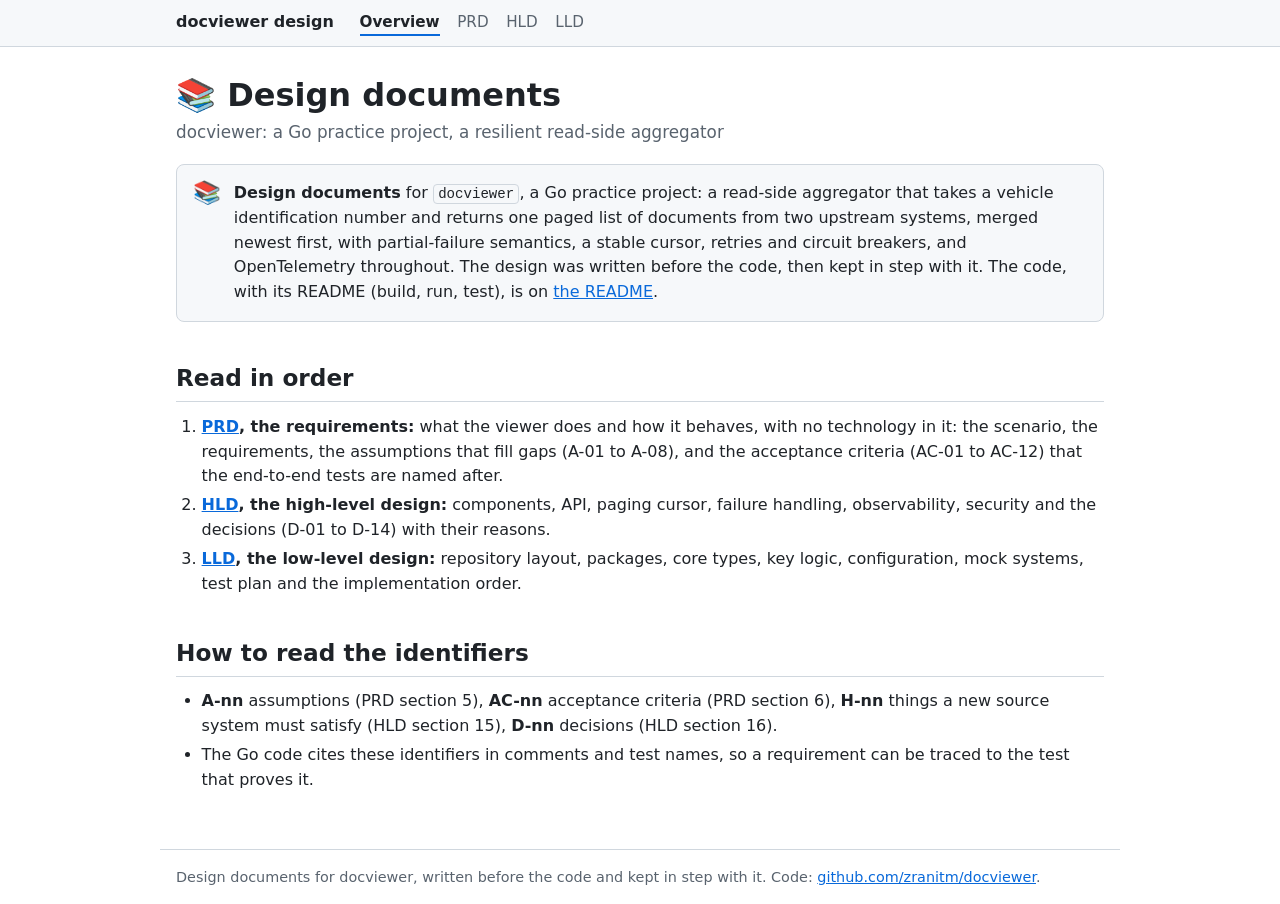
<file: docs/index.html>
<!doctype html>
<html lang="en">
<head>
<meta charset="utf-8">
<meta name="viewport" content="width=device-width, initial-scale=1">
<title>Design documents (docviewer) · docviewer design</title>
<meta name="description" content="Design documents for docviewer, a Go practice project (resilient read-side aggregator): Design documents.">
<style>
:root{--fg:#1f2328;--muted:#59636e;--bg:#fff;--line:#d0d7de;--soft:#f6f8fa;--accent:#0969da}
*{box-sizing:border-box}
body{margin:0;font:16px/1.55 system-ui,-apple-system,"Segoe UI",Roboto,Helvetica,Arial,sans-serif;color:var(--fg);background:var(--bg)}
a{color:var(--accent)}
header.site{border-bottom:1px solid var(--line);background:var(--soft)}
header.site .in{max-width:60rem;margin:0 auto;padding:.6rem 1rem;display:flex;gap:.25rem 1.1rem;flex-wrap:wrap;align-items:baseline}
header.site .brand{font-weight:700;color:var(--fg);text-decoration:none;margin-right:.5rem}
header.site nav{display:flex;gap:.25rem 1.1rem;flex-wrap:wrap}
header.site nav a{color:var(--muted);text-decoration:none;font-size:.95rem}
header.site nav a.current{color:var(--fg);font-weight:600;border-bottom:2px solid var(--accent)}
header.site nav a:hover{color:var(--fg)}
main{max-width:60rem;margin:0 auto;padding:1rem 1rem 3rem}
h1{font-size:2rem;line-height:1.2;margin:.8rem 0 .3rem}
p.subtitle{color:var(--muted);margin:0 0 1.2rem;font-size:1.05rem}
h2{font-size:1.45rem;margin:2.4rem 0 .8rem;padding-bottom:.3rem;border-bottom:1px solid var(--line)}
h3{font-size:1.15rem;margin:1.8rem 0 .6rem}
h4{font-size:1rem;margin:1.4rem 0 .5rem}
p{margin:.6rem 0}
.callout{display:flex;gap:.8rem;background:var(--soft);border:1px solid var(--line);border-radius:8px;padding:.8rem 1rem;margin:1rem 0}
.callout .icon{font-size:1.4rem;line-height:1.3}
.callout p{margin:.2rem 0}
.tablewrap{overflow-x:auto;margin:1rem 0}
table{border-collapse:collapse;width:100%;font-size:.93rem}
th,td{border:1px solid var(--line);padding:.45rem .65rem;vertical-align:top;text-align:left}
th{background:var(--soft);font-weight:600}
code{font-family:ui-monospace,SFMono-Regular,Menlo,Consolas,"Liberation Mono",monospace;font-size:.88em;background:var(--soft);border:1px solid var(--line);padding:.05em .3em;border-radius:4px}
pre{background:var(--soft);border:1px solid var(--line);border-radius:8px;padding:.8rem 1rem;overflow:auto;font-size:.84rem;line-height:1.45;margin:1rem 0}
pre code{background:none;border:0;padding:0;font-size:inherit}
figure.diagram{margin:1.2rem 0;text-align:center;overflow-x:auto}
figure.diagram .diagram-in{display:inline-block;max-width:100%}
figure.diagram svg{max-width:100%;height:auto}
td.nw,th.nw{white-space:nowrap}
nav.toc{background:var(--soft);border:1px solid var(--line);border-radius:8px;padding:.7rem 1.1rem;margin:1.2rem 0;columns:2;column-gap:2rem;font-size:.95rem}
nav.toc .toc-title{column-span:all;font-weight:600;margin:0 0 .4rem;color:var(--muted);font-size:.85rem;text-transform:uppercase;letter-spacing:.04em}
nav.toc ol{margin:0;padding:0;list-style:none}
nav.toc ol ol{padding-left:1.1rem;margin:.1rem 0;font-size:.93em}
nav.toc li{margin:.15rem 0}
nav.toc>ol>li{break-inside:avoid}
nav.toc a{text-decoration:none}
nav.toc a:hover{text-decoration:underline}
ul,ol{padding-left:1.6rem;margin:.5rem 0}
li{margin:.25rem 0}
li p{margin:.3rem 0}
ul.tasks{list-style:none;padding-left:.4rem}
blockquote{margin:1rem 0;padding:.2rem 1rem;border-left:4px solid var(--line);color:var(--muted)}
time{white-space:nowrap}
footer{max-width:60rem;margin:0 auto;padding:1rem;color:var(--muted);font-size:.9rem;border-top:1px solid var(--line)}
@media (max-width:640px){nav.toc{columns:1}h1{font-size:1.6rem}}
</style>
</head>
<body>
<header class="site"><div class="in"><a class="brand" href="index.html">docviewer design</a><nav aria-label="Documents"><a href="index.html" class="current" aria-current="page">Overview</a><a href="prd.html">PRD</a><a href="hld.html">HLD</a><a href="lld.html">LLD</a></nav></div></header>
<main>
<h1><span aria-hidden="true">📚</span> Design documents</h1>
<p class="subtitle">docviewer: a Go practice project, a resilient read-side aggregator</p>
<aside class="callout"><span class="icon" aria-hidden="true">📚</span><div><p><strong>Design documents</strong> for <code>docviewer</code>, a Go practice project: a read-side aggregator that takes a vehicle identification number and returns one paged list of documents from two upstream systems, merged newest first, with partial-failure semantics, a stable cursor, retries and circuit breakers, and OpenTelemetry throughout. The design was written before the code, then kept in step with it. The code, with its README (build, run, test), is on <a href="https://github.com/zranitm/docviewer#readme">the README</a>.</p></div></aside>
<h2 id="read-in-order">Read in order</h2>
<ol><li><strong><a href="prd.html">PRD</a>, the requirements:</strong> what the viewer does and how it behaves, with no technology in it: the scenario, the requirements, the assumptions that fill gaps (A-01 to A-08), and the acceptance criteria (AC-01 to AC-12) that the end-to-end tests are named after.</li>
<li><strong><a href="hld.html">HLD</a>, the high-level design:</strong> components, API, paging cursor, failure handling, observability, security and the decisions (D-01 to D-14) with their reasons.</li>
<li><strong><a href="lld.html">LLD</a>, the low-level design:</strong> repository layout, packages, core types, key logic, configuration, mock systems, test plan and the implementation order.</li></ol>
<h2 id="how-to-read-the-identifiers">How to read the identifiers</h2>
<ul><li><strong>A-nn</strong> assumptions (PRD section 5), <strong>AC-nn</strong> acceptance criteria (PRD section 6), <strong>H-nn</strong> things a new source system must satisfy (HLD section 15), <strong>D-nn</strong> decisions (HLD section 16).</li>
<li>The Go code cites these identifiers in comments and test names, so a requirement can be traced to the test that proves it.</li></ul>
</main>
<footer>Design documents for docviewer, written before the code and kept in step with it. Code: <a href="https://github.com/zranitm/docviewer">github.com/zranitm/docviewer</a>.</footer>
</body>
</html>
</file>
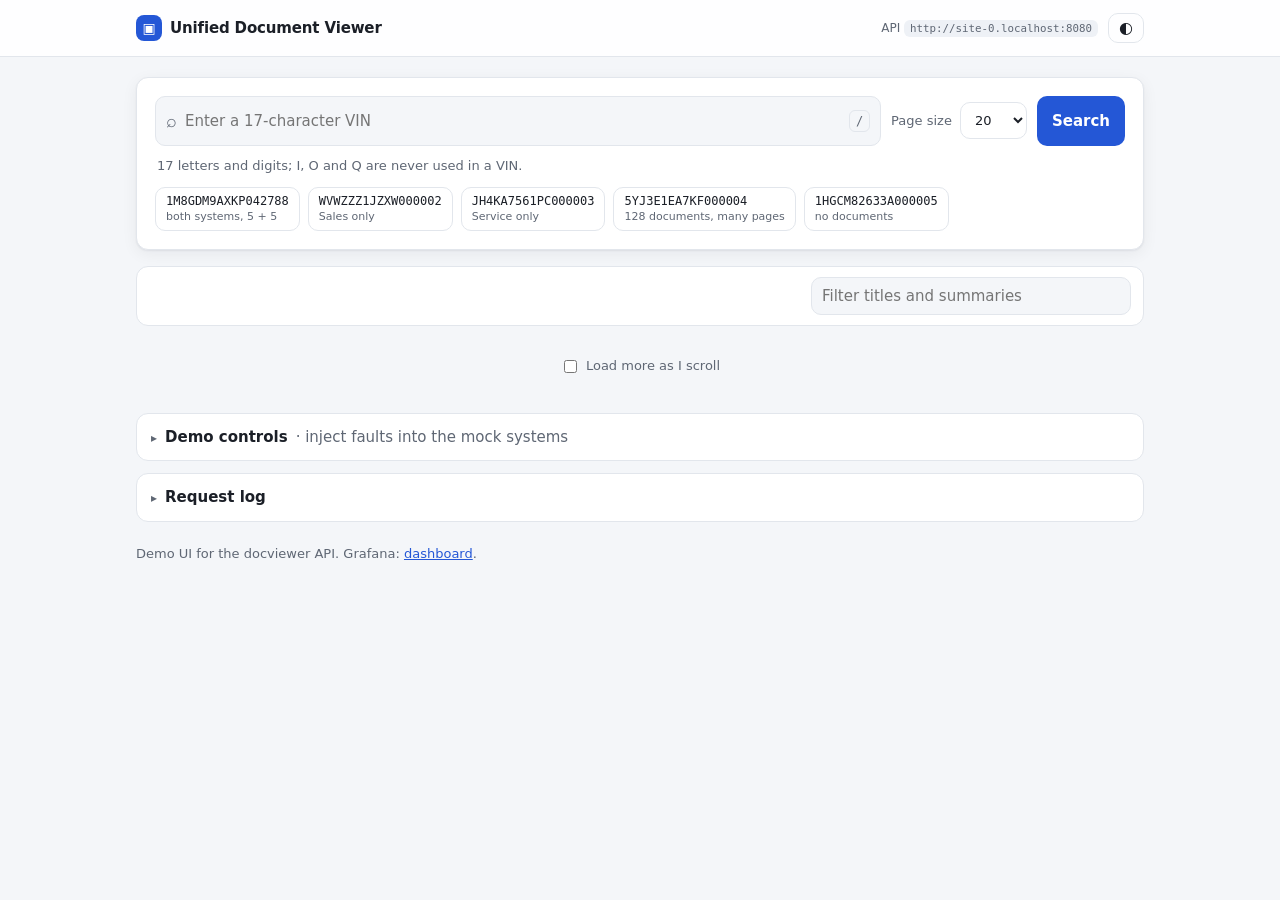
<file: web/index.html>
<!doctype html>
<html lang="en">
<head>
<meta charset="utf-8">
<meta name="viewport" content="width=device-width, initial-scale=1">
<meta name="color-scheme" content="light dark">
<title>Unified Document Viewer</title>
<!--
  Demo UI for the docviewer API: one page, no build step, served by nginx on
  :5173 in docker-compose. Out of scope for the design documents (see README).
  Bases, each overridable as a query parameter: ?api= ?sales= ?service= ?grafana=
-->
<link rel="stylesheet" href="styles.css">
</head>
<body>
<header class="site">
  <div class="wrap bar">
    <a class="brand" href="./"><span class="logo" aria-hidden="true">▣</span> Unified Document Viewer</a>
    <div class="bar-right">
      <span class="endpoint" title="API base">API <code id="api-base"></code></span>
      <button id="theme" class="icon-btn" type="button" aria-label="Switch theme" title="Switch theme">◐</button>
    </div>
  </div>
</header>

<main class="wrap">
  <section class="hero card">
    <form id="search" class="search" autocomplete="off">
      <label class="sr-only" for="vin">Vehicle identification number</label>
      <div class="field">
        <span class="field-icon" aria-hidden="true">⌕</span>
        <input id="vin" type="text" inputmode="latin" maxlength="17" placeholder="Enter a 17-character VIN" spellcheck="false" required>
        <kbd class="kbd" title="Press / to focus">/</kbd>
      </div>
      <label class="limit">Page size
        <select id="limit">
          <option>10</option><option selected>20</option><option>50</option><option>100</option>
        </select>
      </label>
      <button type="submit" id="go" class="primary">Search</button>
    </form>
    <p id="vin-hint" class="hint" aria-live="polite"></p>
    <div class="chips" id="fixtures" aria-label="Fixture vehicles"></div>
  </section>

  <div id="notice" class="notice-slot" aria-live="polite"></div>

  <section id="status" class="status" hidden>
    <div class="status-grid" id="sources"></div>
    <div class="status-foot">
      <span id="summary"></span>
      <span id="trace" class="trace"></span>
    </div>
  </section>

  <section id="filters" class="filters" hidden>
    <div class="filter-group" id="source-filters"></div>
    <div class="filter-group" id="type-filters"></div>
    <label class="filter-text">
      <span class="sr-only">Filter by text</span>
      <input id="text-filter" type="search" placeholder="Filter titles and summaries">
    </label>
  </section>

  <section id="results" class="results"></section>

  <div class="more">
    <button id="more" class="secondary" type="button" hidden>Load more</button>
    <label id="auto-wrap" class="auto" hidden><input id="auto" type="checkbox"> Load more as I scroll</label>
    <div id="sentinel" aria-hidden="true"></div>
  </div>

  <details class="panel" id="demo-panel">
    <summary>Demo controls <span class="muted">· inject faults into the mock systems</span></summary>
    <div class="panel-body">
      <p class="muted">Each system is a mock with a live fault switch. A change applies to the next request, so set a fault and search again or load the next page. Timeouts show as a partial page; repeated failures open the circuit breaker, which recovers after the cooldown.</p>
      <div id="mocks" class="mocks"></div>
      <div class="panel-actions">
        <button id="reset-faults" class="secondary" type="button">Reset both to normal</button>
        <button id="rerun" class="secondary" type="button">Run the search again</button>
      </div>
    </div>
  </details>

  <details class="panel" id="log-panel">
    <summary>Request log <span class="muted" id="log-count"></span></summary>
    <div class="panel-body">
      <div class="tablewrap"><table class="log" id="log"><thead><tr><th>Time</th><th>Request</th><th>Status</th><th>Took</th><th>Sources</th><th>Trace</th></tr></thead><tbody></tbody></table></div>
      <div class="panel-actions"><button id="clear-log" class="secondary" type="button">Clear</button></div>
    </div>
  </details>
</main>

<footer class="wrap foot">
  <span>Demo UI for the docviewer API. Grafana: <a id="grafana-link" href="#" target="_blank" rel="noopener">dashboard</a>.</span>
</footer>

<div id="toast" class="toast" role="status" aria-live="polite"></div>
<script src="app.js"></script>
</body>
</html>
</file>
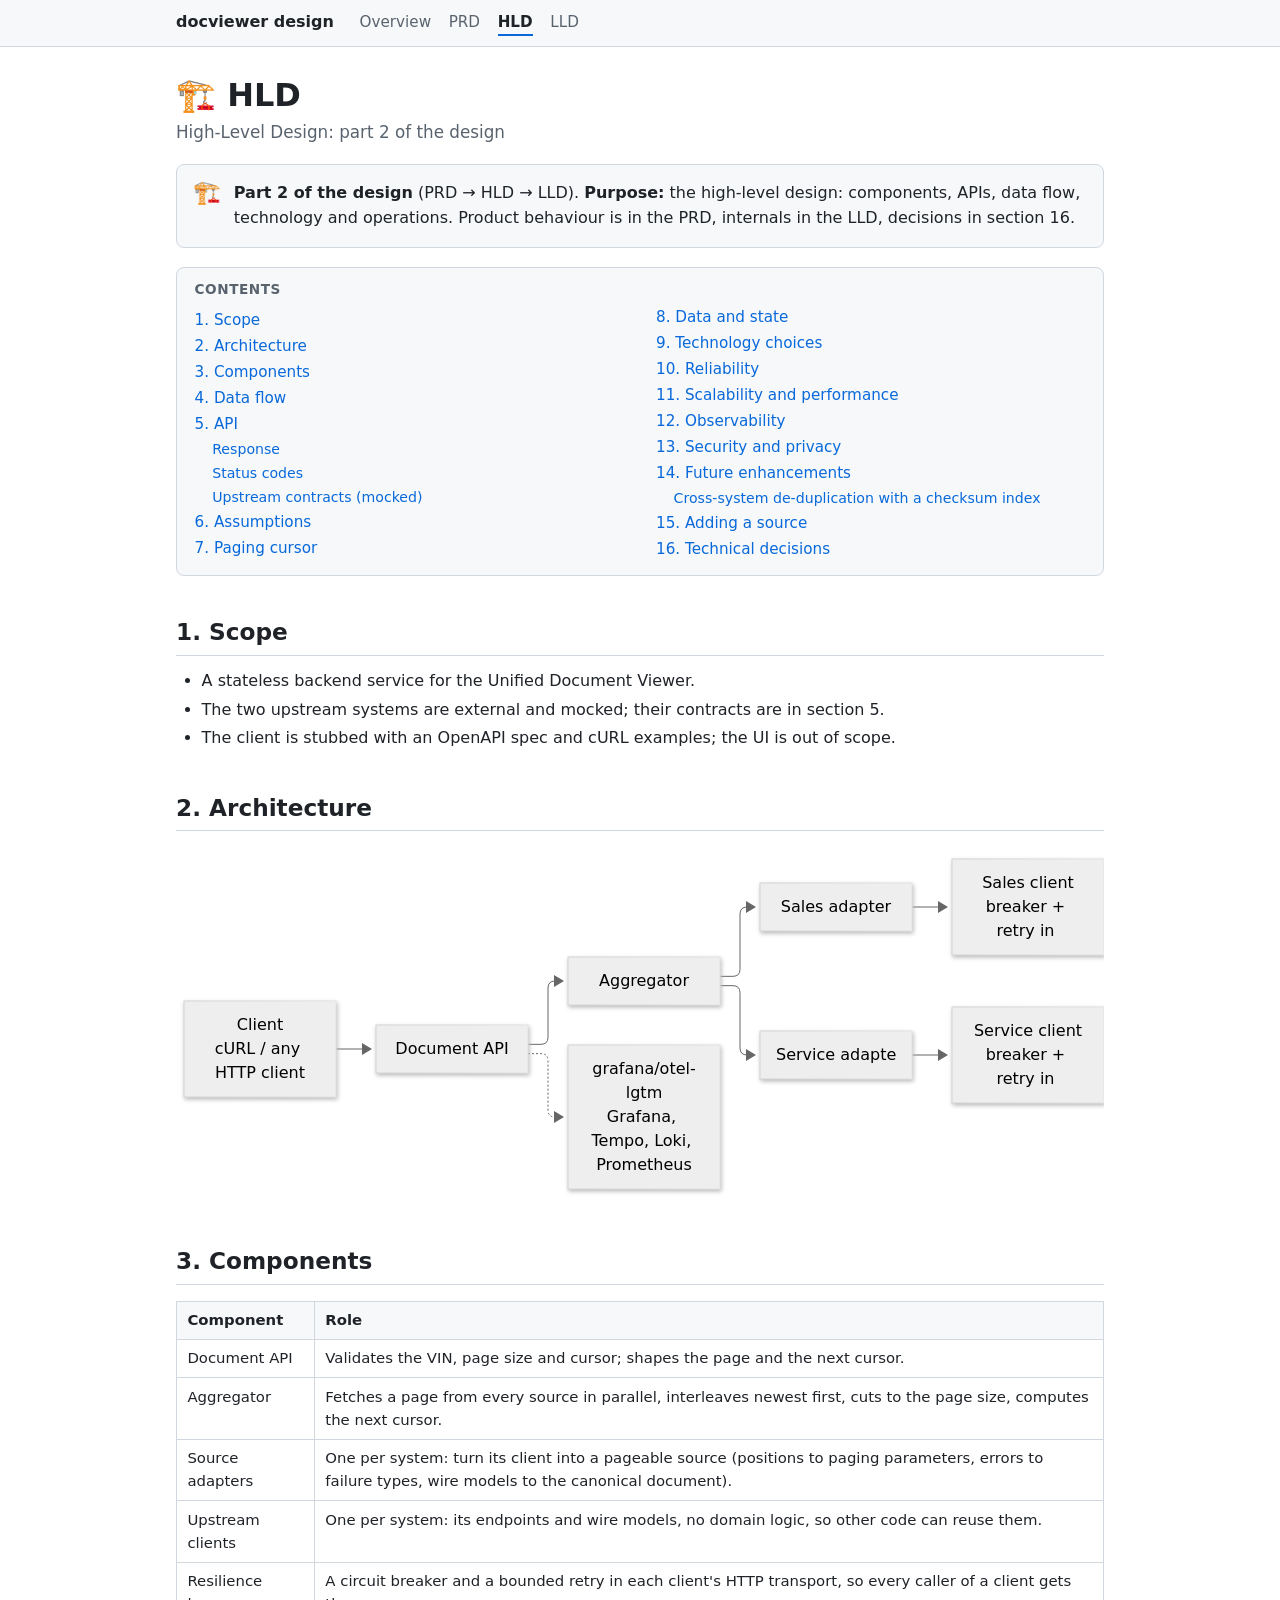
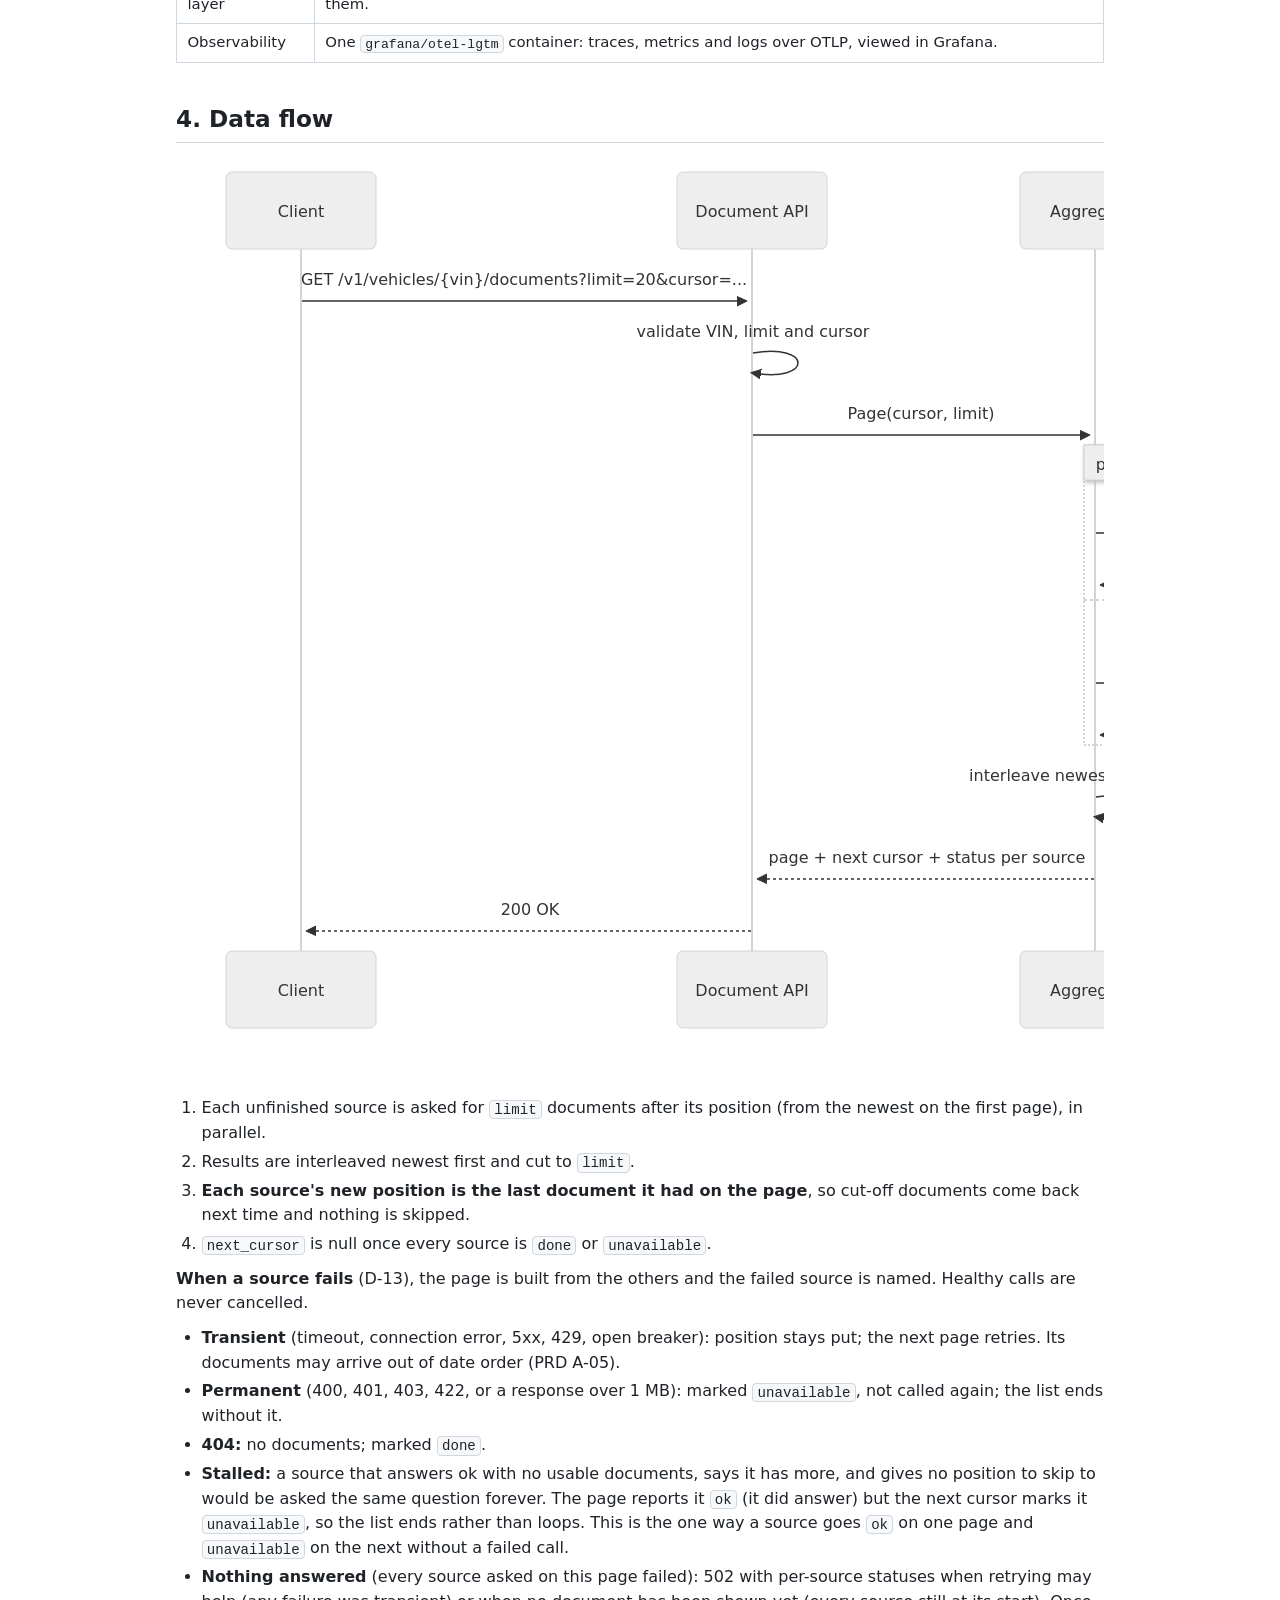
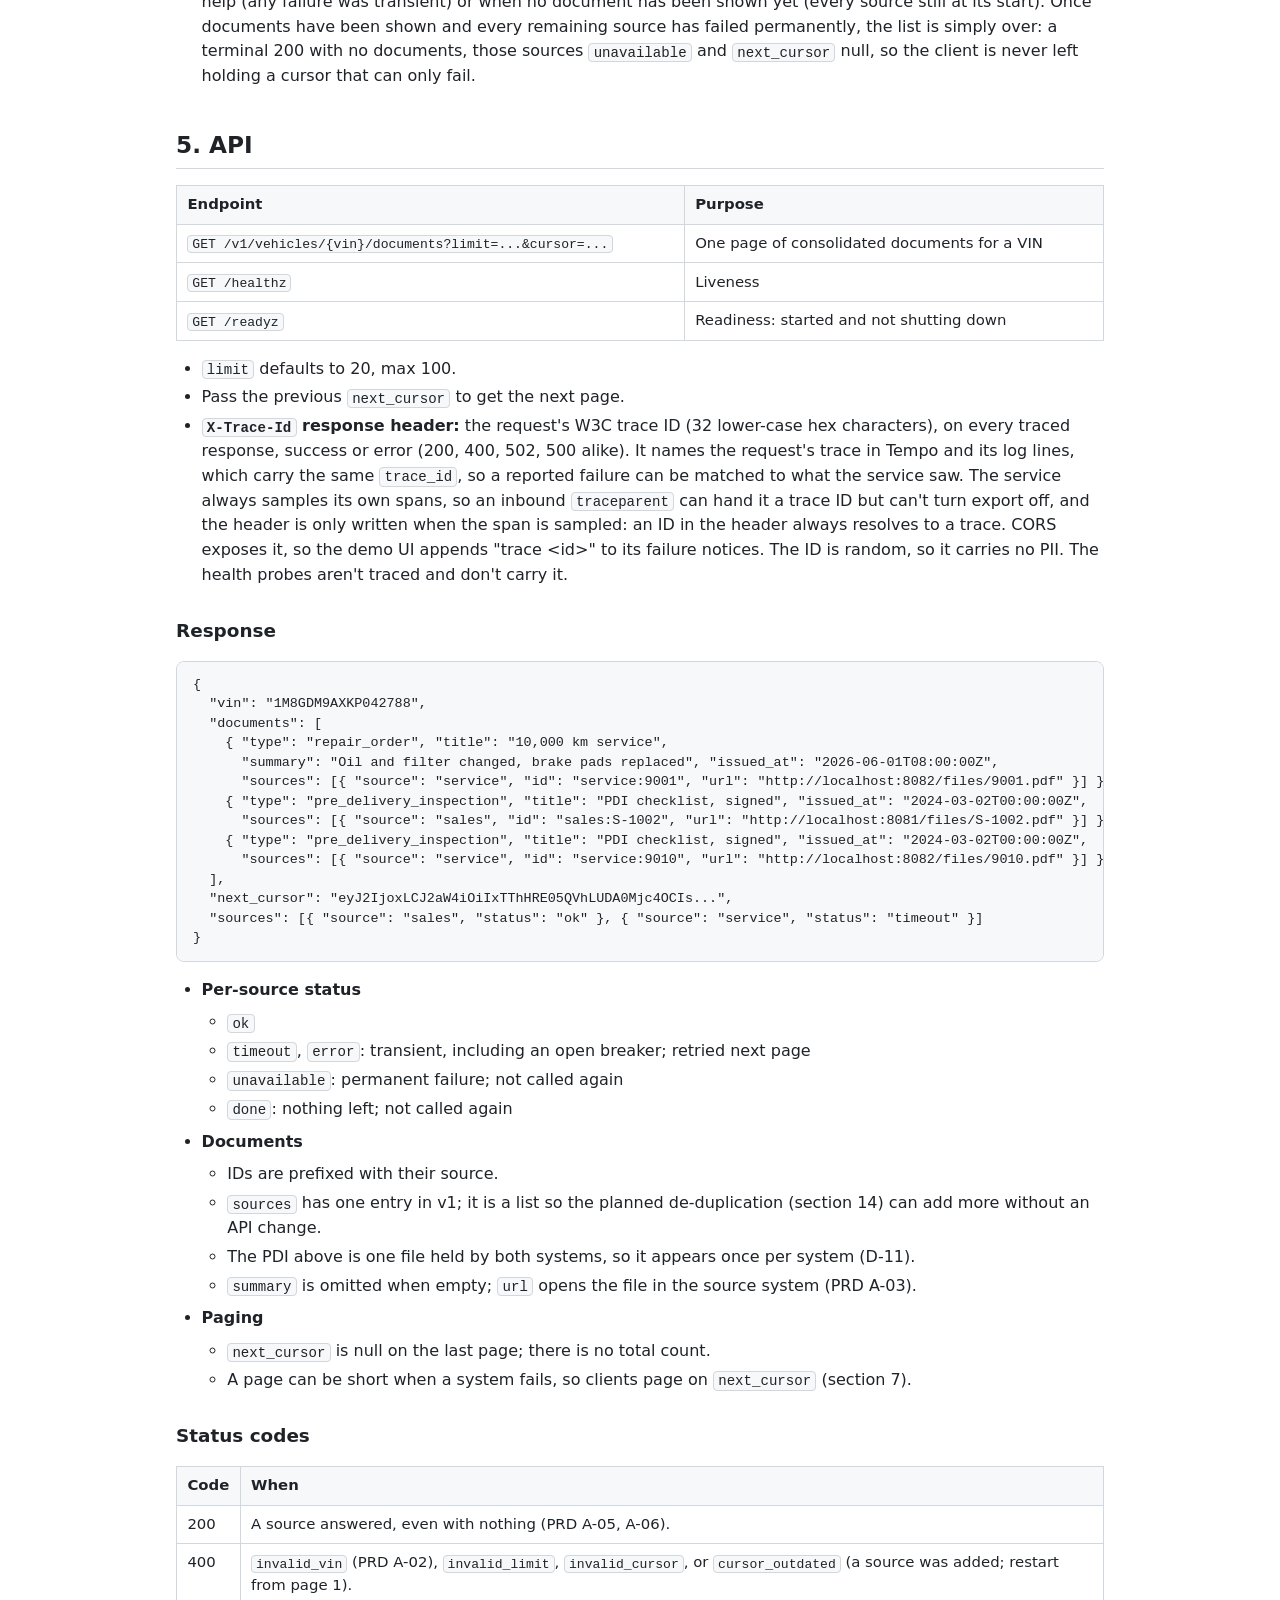
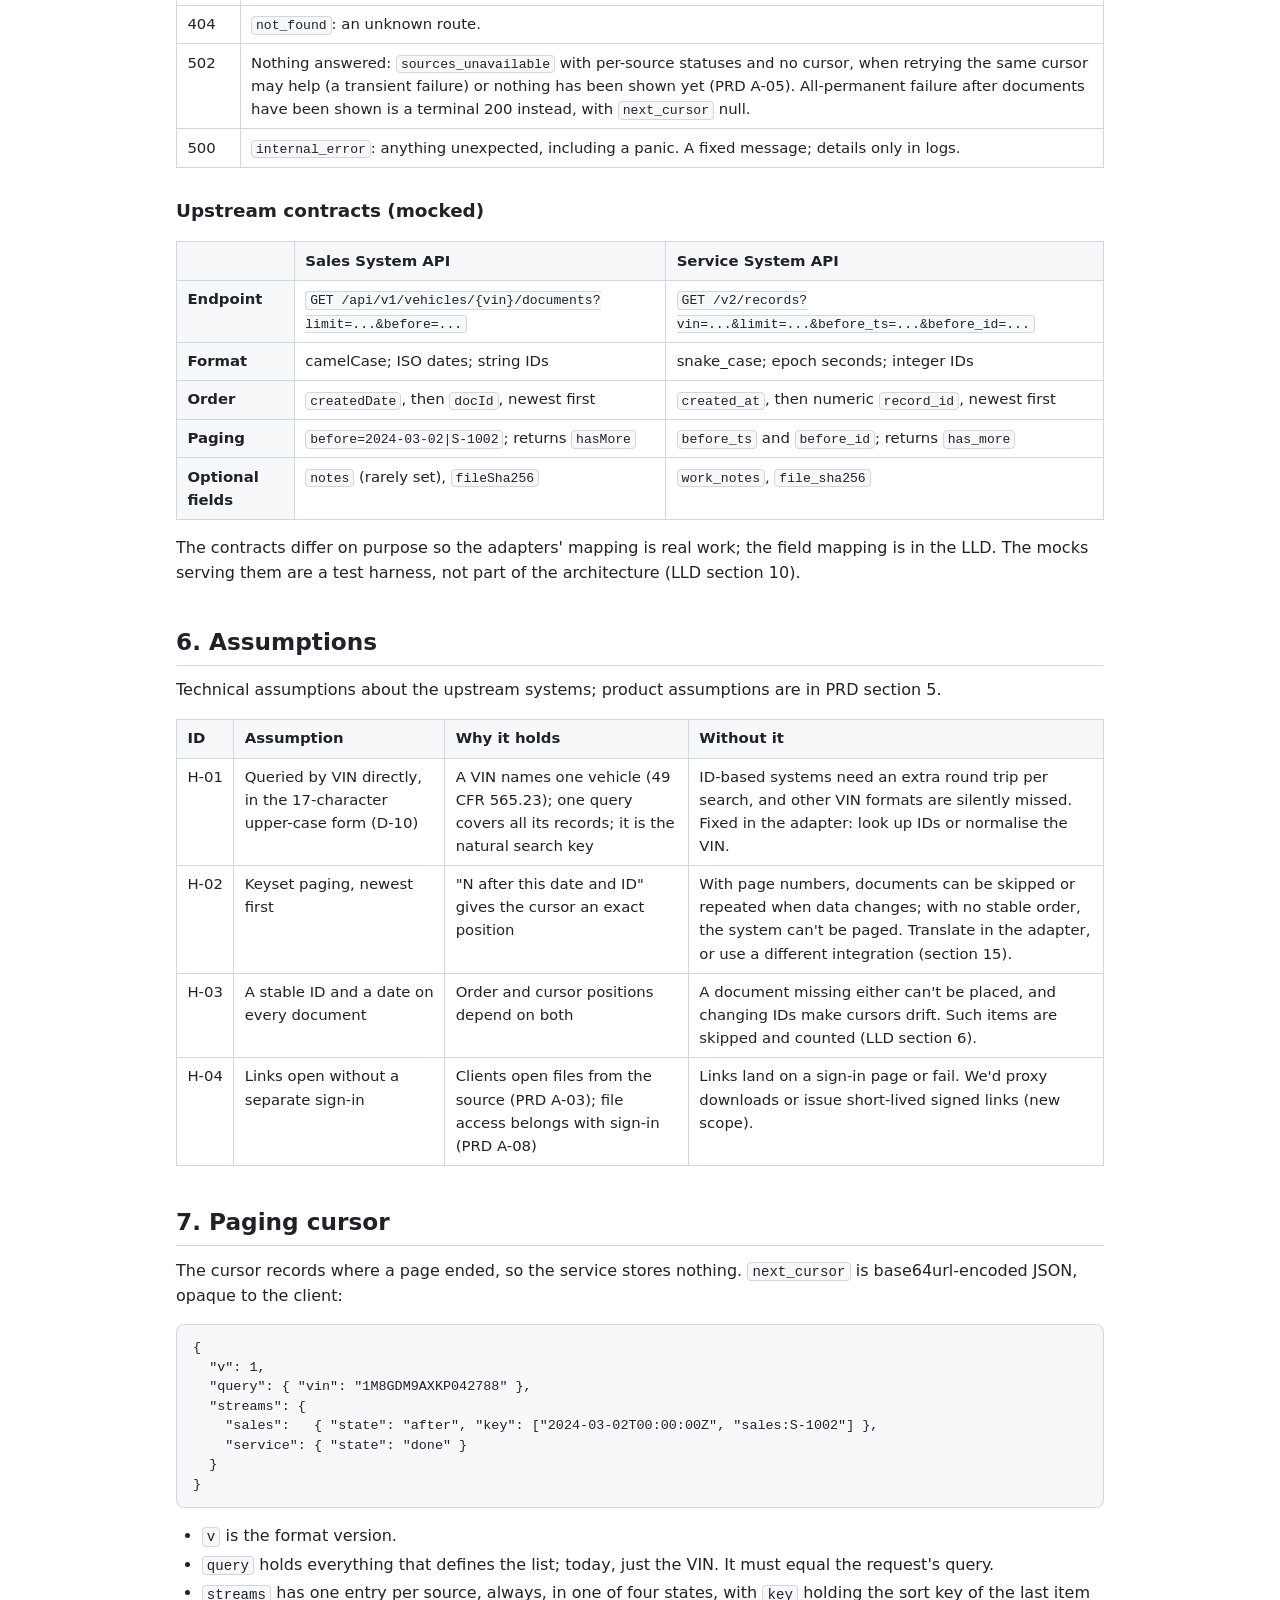
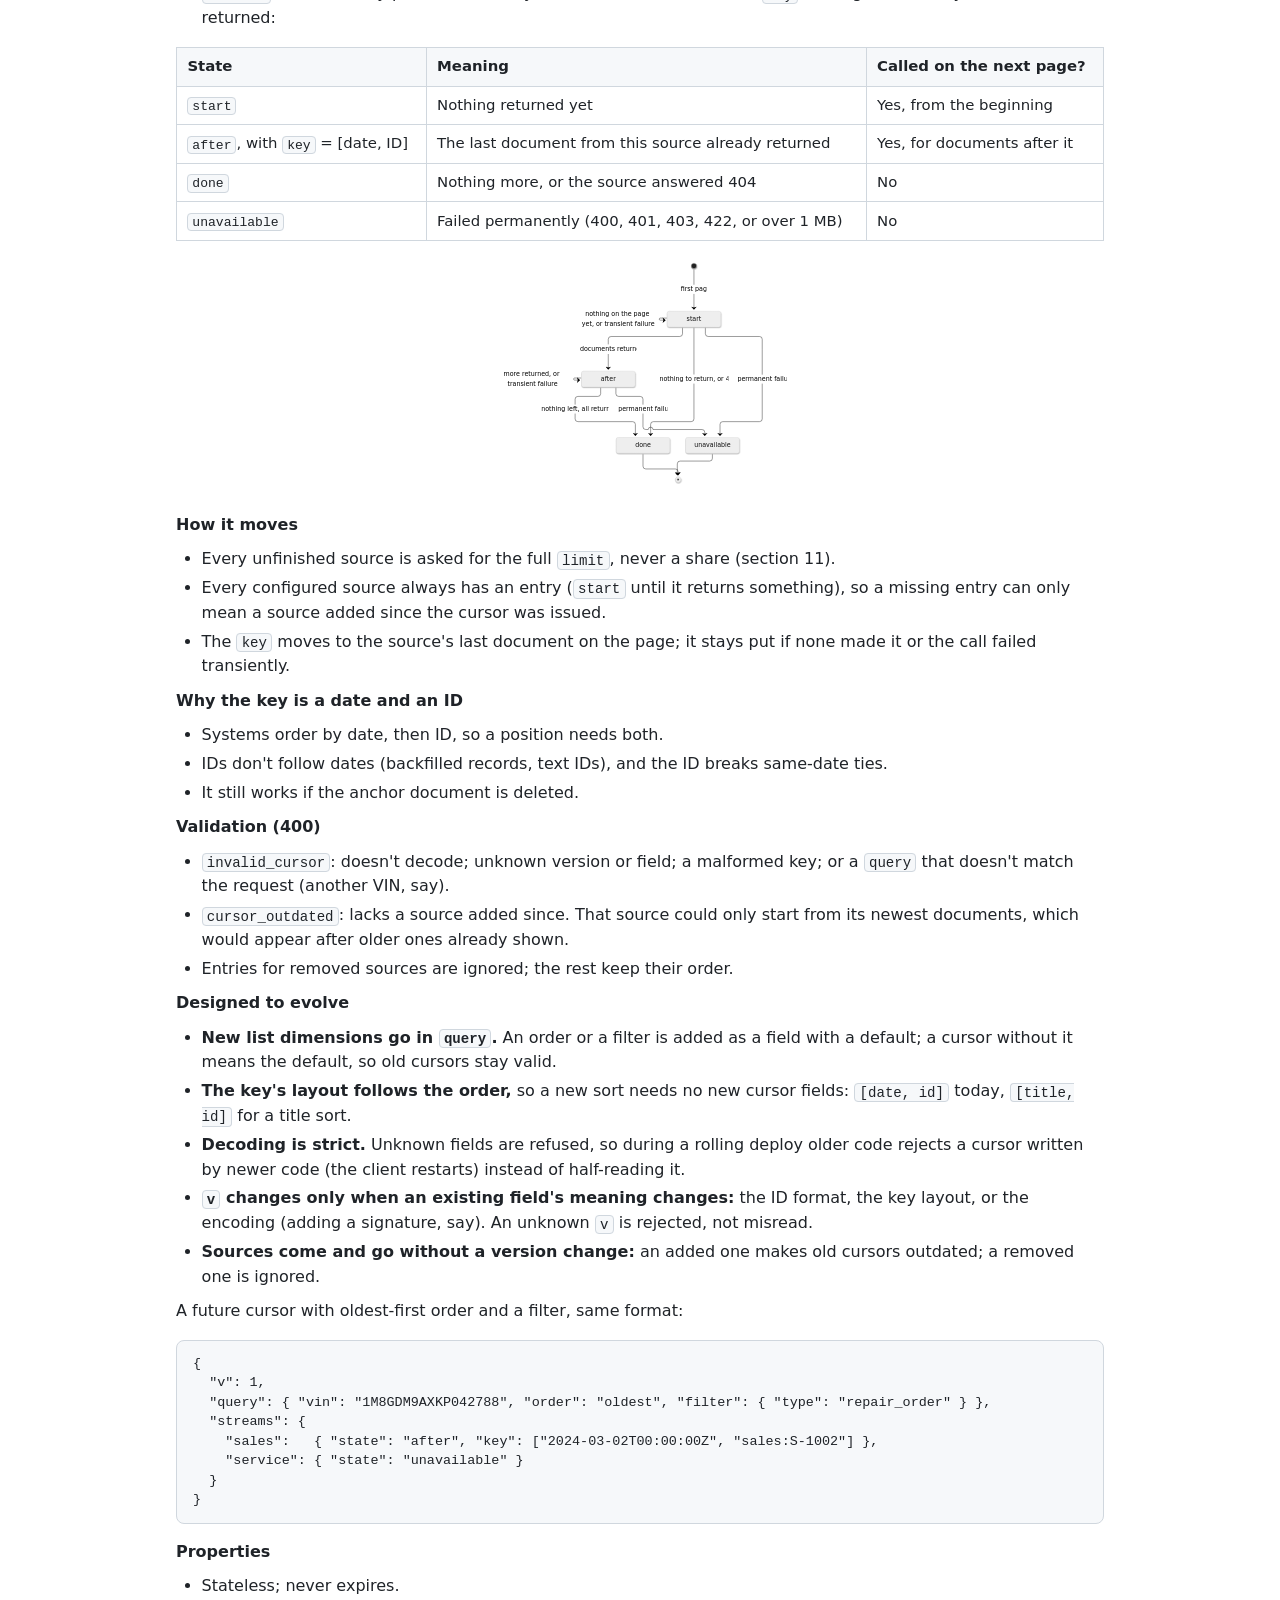
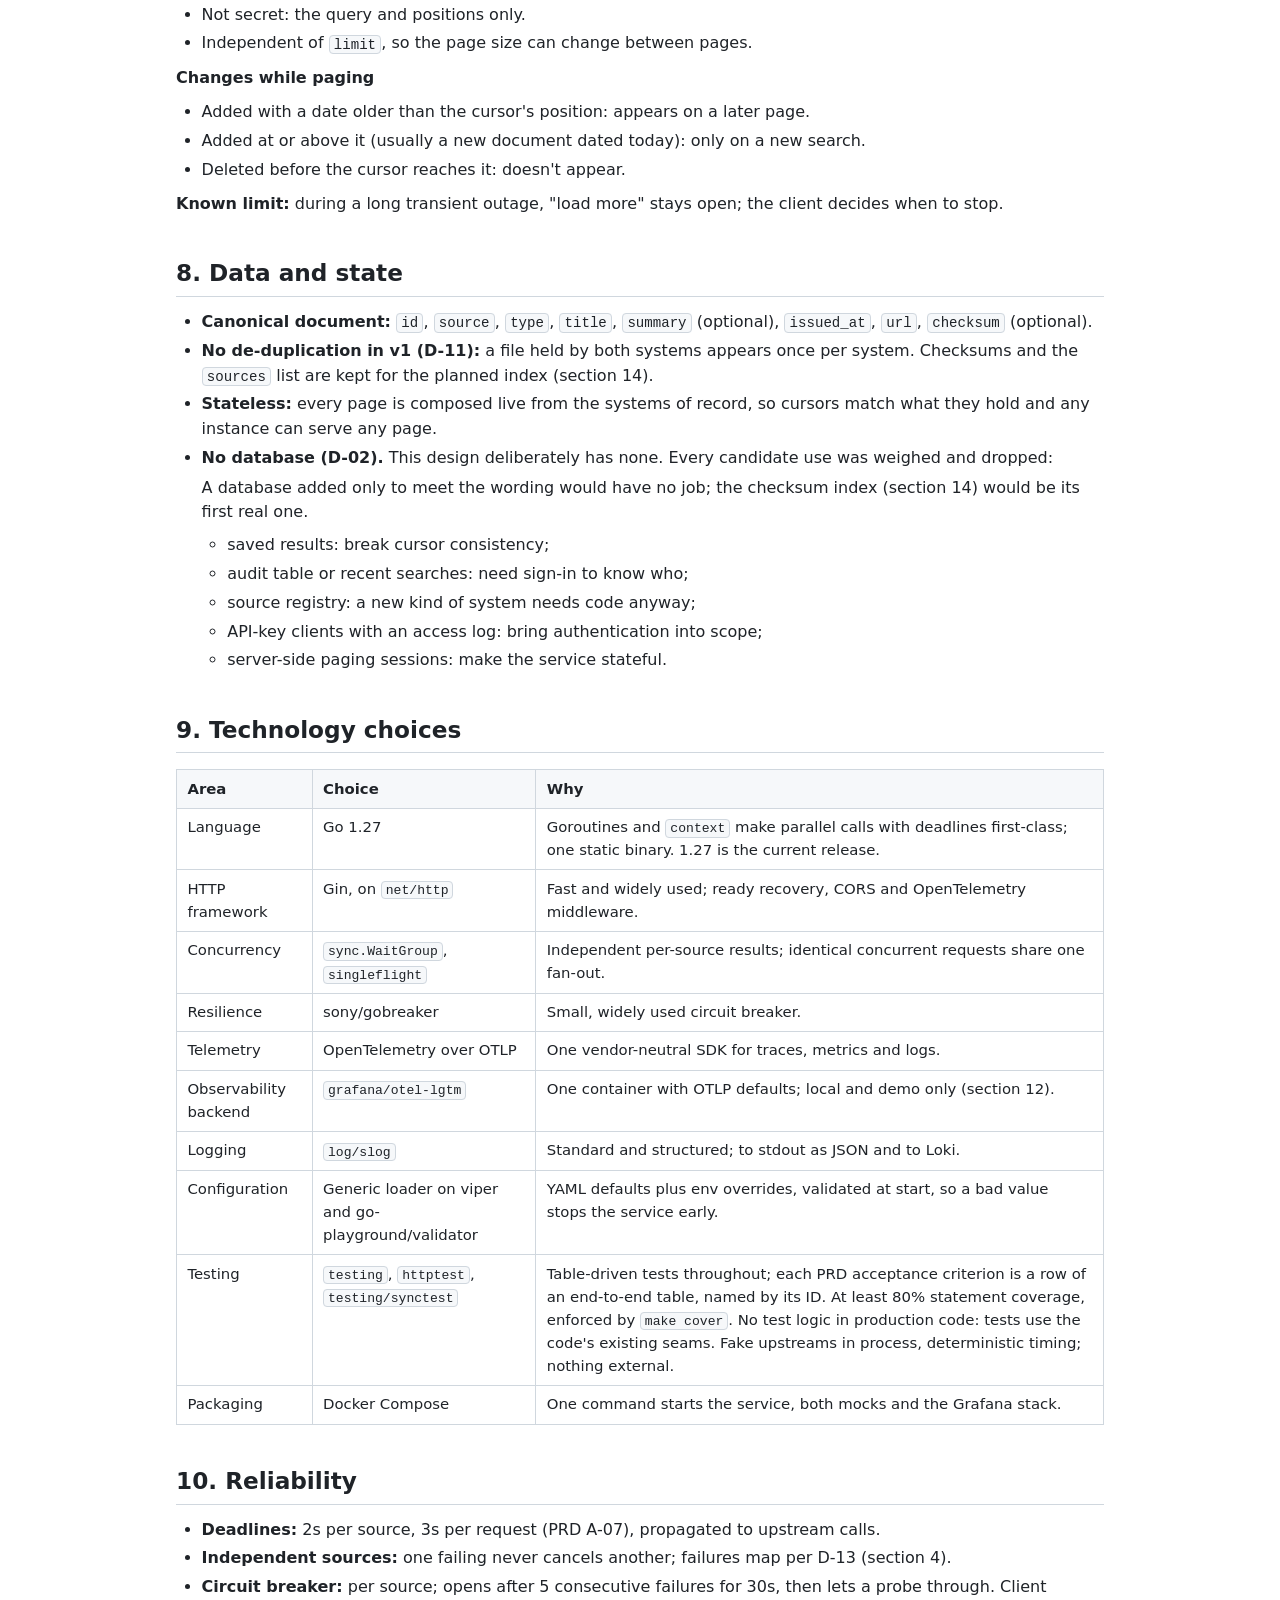
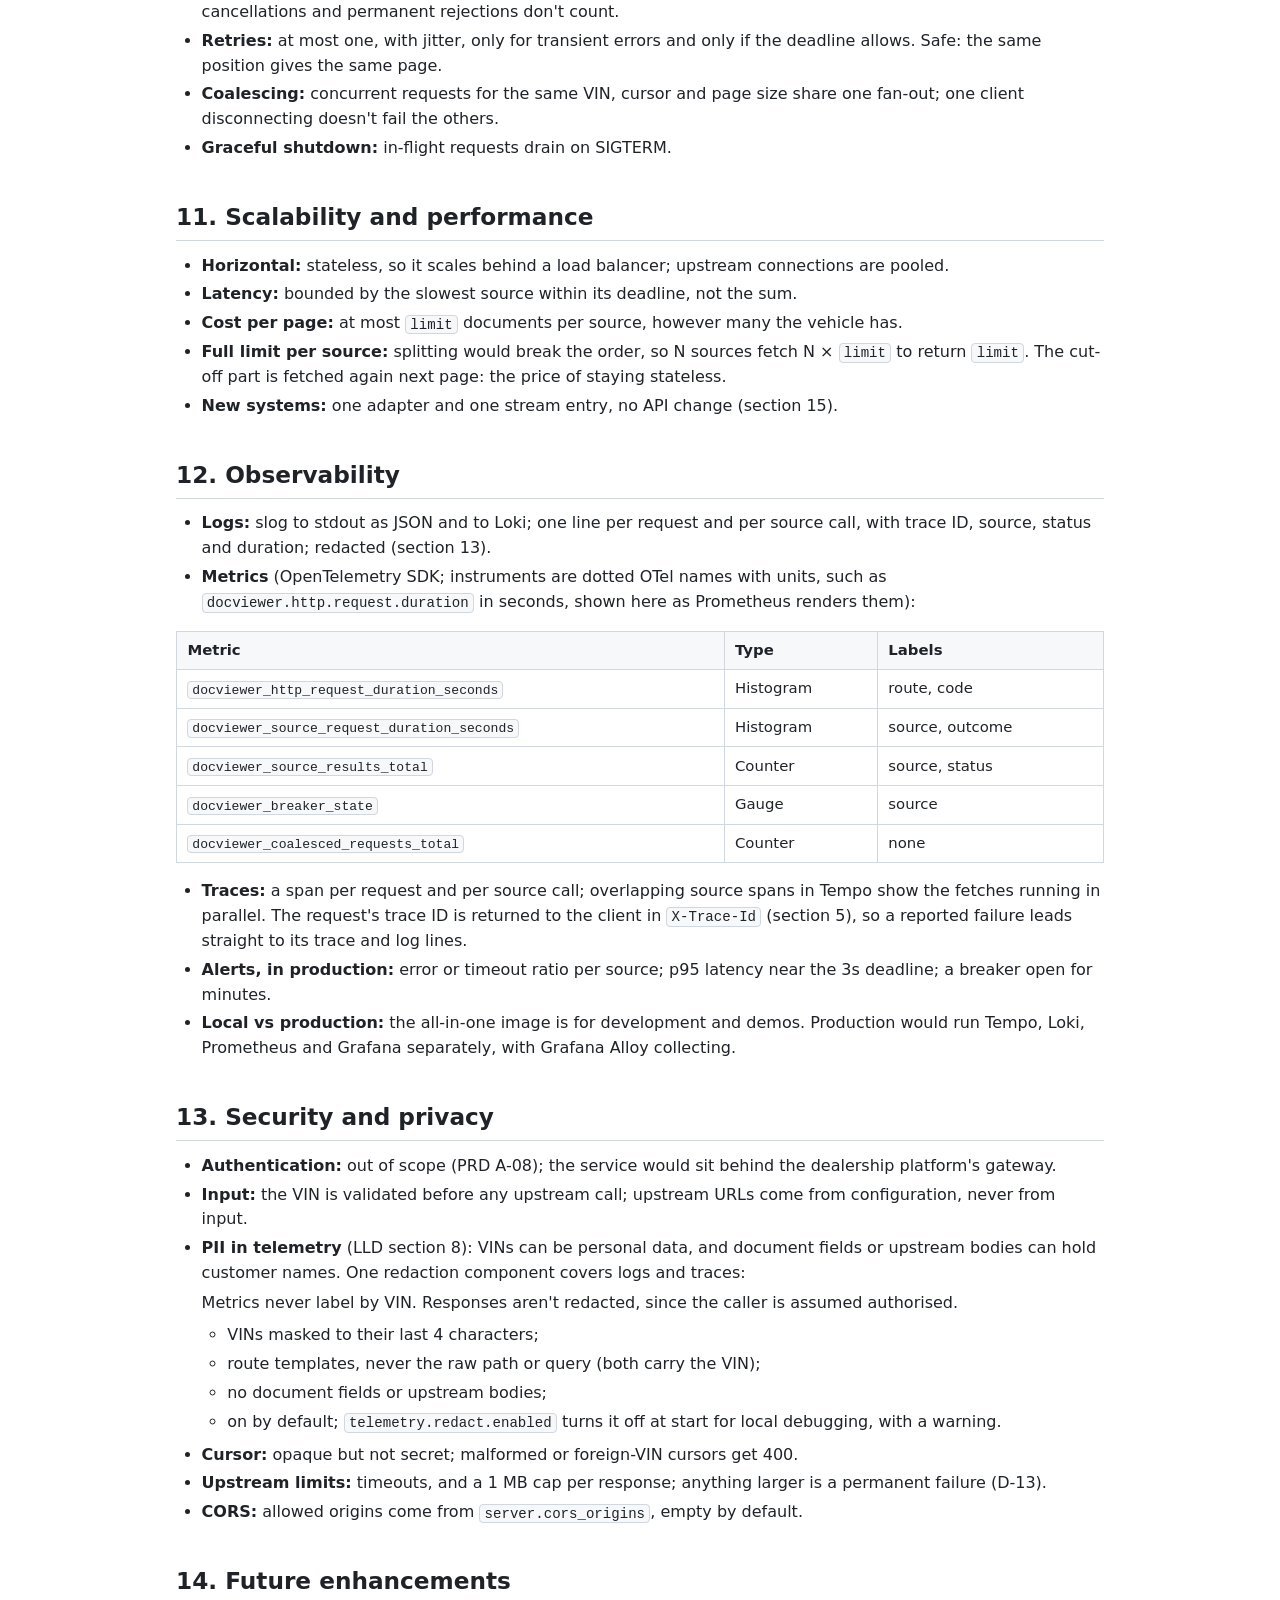
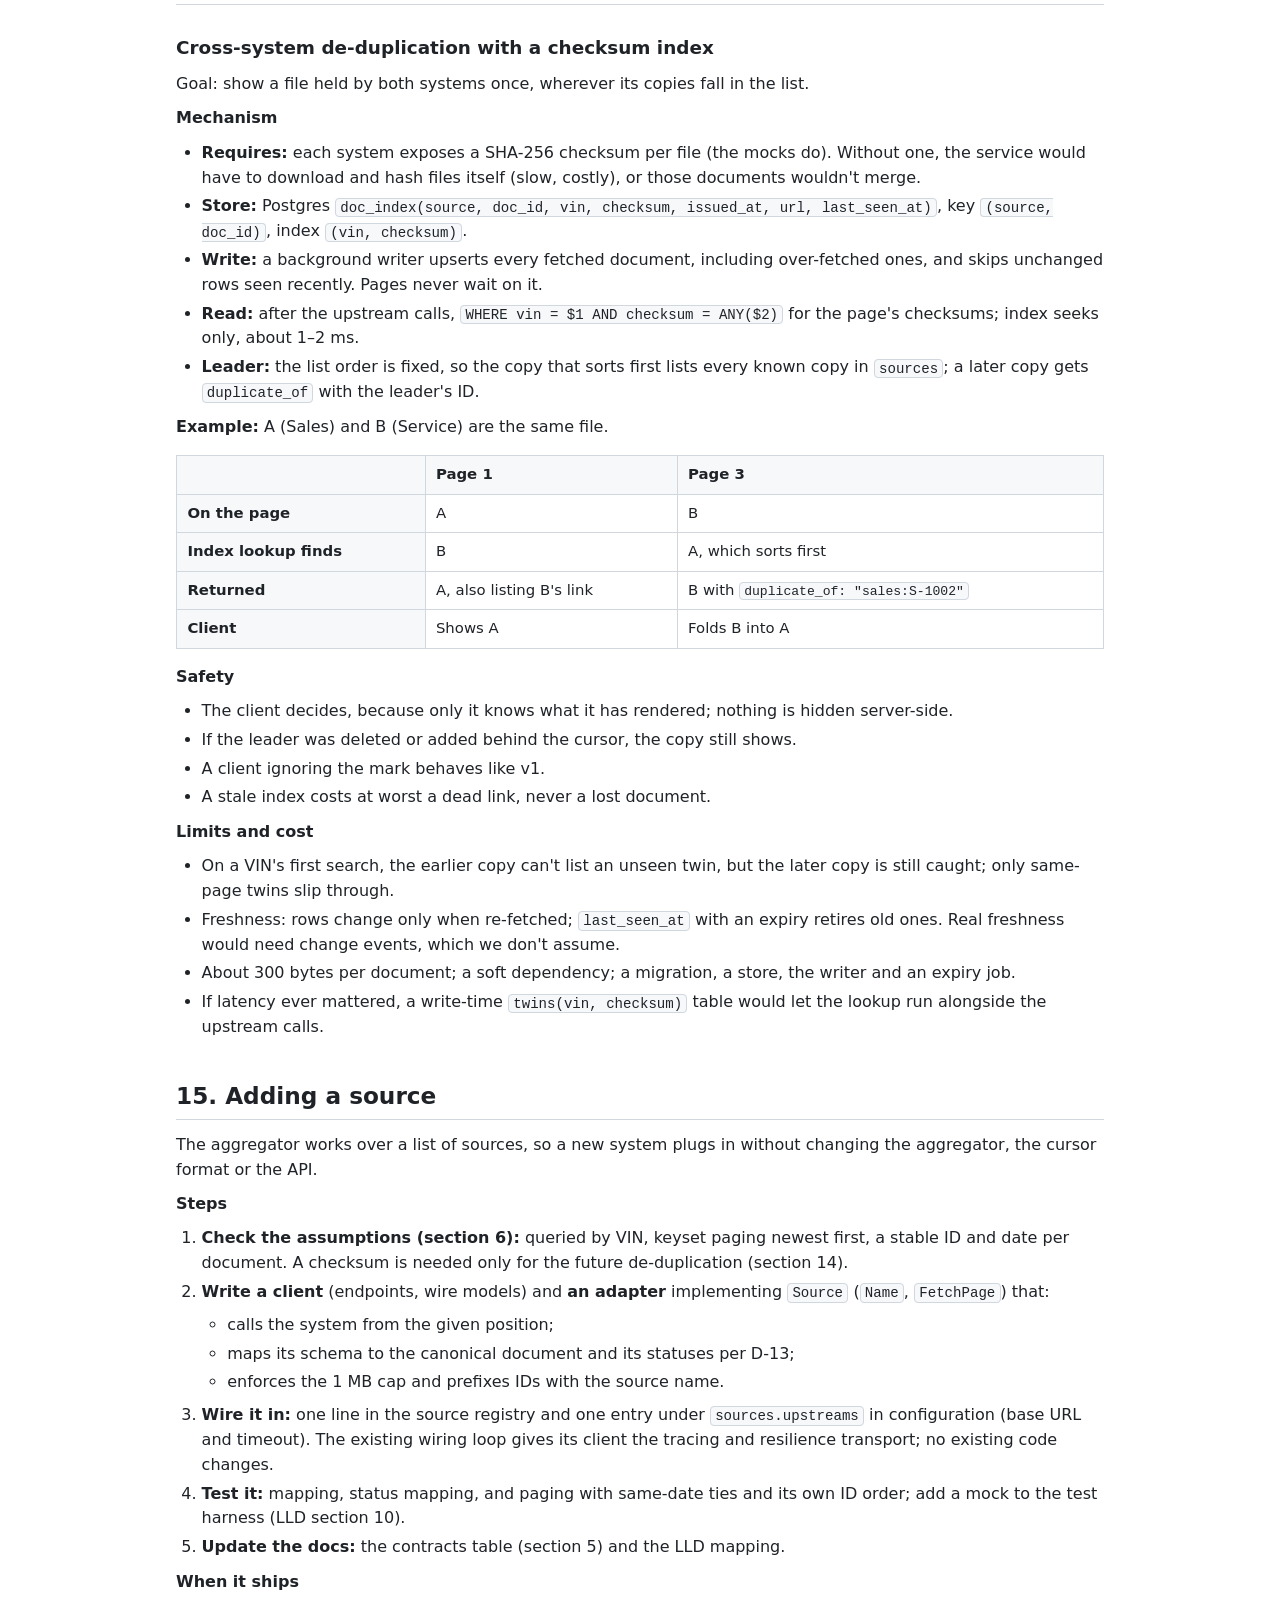
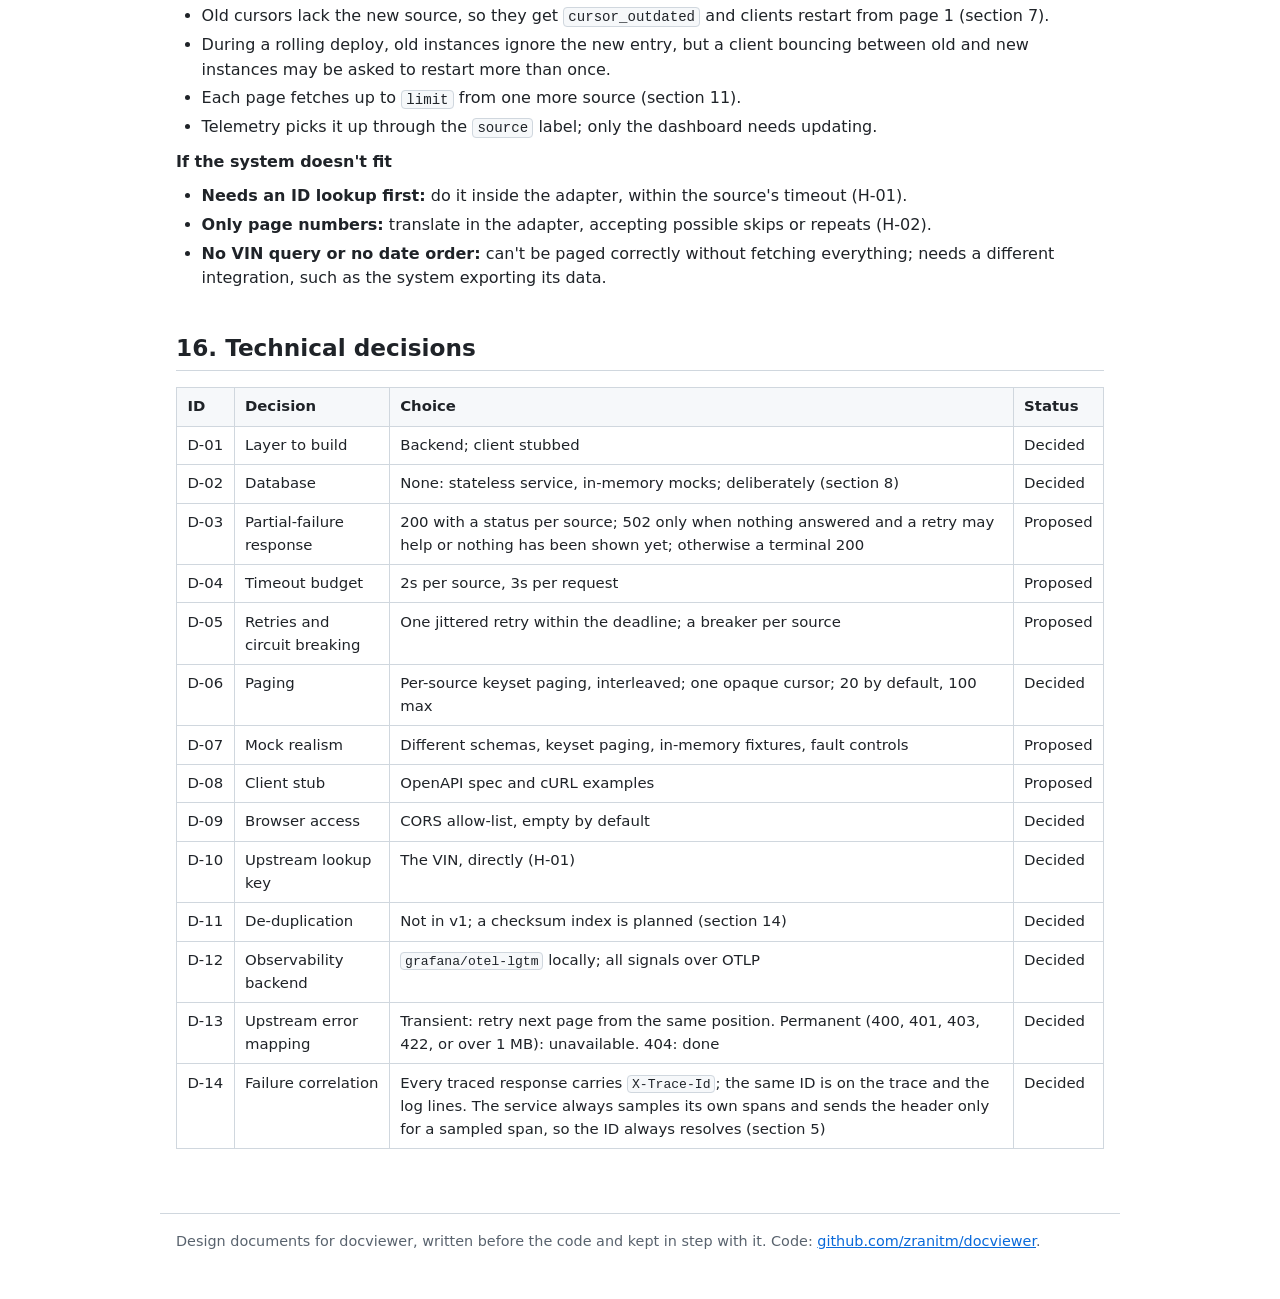
<file: docs/hld.html>
<!doctype html>
<html lang="en">
<head>
<meta charset="utf-8">
<meta name="viewport" content="width=device-width, initial-scale=1">
<title>HLD (High-Level Design) · docviewer design</title>
<meta name="description" content="Design documents for docviewer, a Go practice project (resilient read-side aggregator): HLD.">
<style>
:root{--fg:#1f2328;--muted:#59636e;--bg:#fff;--line:#d0d7de;--soft:#f6f8fa;--accent:#0969da}
*{box-sizing:border-box}
body{margin:0;font:16px/1.55 system-ui,-apple-system,"Segoe UI",Roboto,Helvetica,Arial,sans-serif;color:var(--fg);background:var(--bg)}
a{color:var(--accent)}
header.site{border-bottom:1px solid var(--line);background:var(--soft)}
header.site .in{max-width:60rem;margin:0 auto;padding:.6rem 1rem;display:flex;gap:.25rem 1.1rem;flex-wrap:wrap;align-items:baseline}
header.site .brand{font-weight:700;color:var(--fg);text-decoration:none;margin-right:.5rem}
header.site nav{display:flex;gap:.25rem 1.1rem;flex-wrap:wrap}
header.site nav a{color:var(--muted);text-decoration:none;font-size:.95rem}
header.site nav a.current{color:var(--fg);font-weight:600;border-bottom:2px solid var(--accent)}
header.site nav a:hover{color:var(--fg)}
main{max-width:60rem;margin:0 auto;padding:1rem 1rem 3rem}
h1{font-size:2rem;line-height:1.2;margin:.8rem 0 .3rem}
p.subtitle{color:var(--muted);margin:0 0 1.2rem;font-size:1.05rem}
h2{font-size:1.45rem;margin:2.4rem 0 .8rem;padding-bottom:.3rem;border-bottom:1px solid var(--line)}
h3{font-size:1.15rem;margin:1.8rem 0 .6rem}
h4{font-size:1rem;margin:1.4rem 0 .5rem}
p{margin:.6rem 0}
.callout{display:flex;gap:.8rem;background:var(--soft);border:1px solid var(--line);border-radius:8px;padding:.8rem 1rem;margin:1rem 0}
.callout .icon{font-size:1.4rem;line-height:1.3}
.callout p{margin:.2rem 0}
.tablewrap{overflow-x:auto;margin:1rem 0}
table{border-collapse:collapse;width:100%;font-size:.93rem}
th,td{border:1px solid var(--line);padding:.45rem .65rem;vertical-align:top;text-align:left}
th{background:var(--soft);font-weight:600}
code{font-family:ui-monospace,SFMono-Regular,Menlo,Consolas,"Liberation Mono",monospace;font-size:.88em;background:var(--soft);border:1px solid var(--line);padding:.05em .3em;border-radius:4px}
pre{background:var(--soft);border:1px solid var(--line);border-radius:8px;padding:.8rem 1rem;overflow:auto;font-size:.84rem;line-height:1.45;margin:1rem 0}
pre code{background:none;border:0;padding:0;font-size:inherit}
figure.diagram{margin:1.2rem 0;text-align:center;overflow-x:auto}
figure.diagram .diagram-in{display:inline-block;max-width:100%}
figure.diagram svg{max-width:100%;height:auto}
td.nw,th.nw{white-space:nowrap}
nav.toc{background:var(--soft);border:1px solid var(--line);border-radius:8px;padding:.7rem 1.1rem;margin:1.2rem 0;columns:2;column-gap:2rem;font-size:.95rem}
nav.toc .toc-title{column-span:all;font-weight:600;margin:0 0 .4rem;color:var(--muted);font-size:.85rem;text-transform:uppercase;letter-spacing:.04em}
nav.toc ol{margin:0;padding:0;list-style:none}
nav.toc ol ol{padding-left:1.1rem;margin:.1rem 0;font-size:.93em}
nav.toc li{margin:.15rem 0}
nav.toc>ol>li{break-inside:avoid}
nav.toc a{text-decoration:none}
nav.toc a:hover{text-decoration:underline}
ul,ol{padding-left:1.6rem;margin:.5rem 0}
li{margin:.25rem 0}
li p{margin:.3rem 0}
ul.tasks{list-style:none;padding-left:.4rem}
blockquote{margin:1rem 0;padding:.2rem 1rem;border-left:4px solid var(--line);color:var(--muted)}
time{white-space:nowrap}
footer{max-width:60rem;margin:0 auto;padding:1rem;color:var(--muted);font-size:.9rem;border-top:1px solid var(--line)}
@media (max-width:640px){nav.toc{columns:1}h1{font-size:1.6rem}}
</style>
</head>
<body>
<header class="site"><div class="in"><a class="brand" href="index.html">docviewer design</a><nav aria-label="Documents"><a href="index.html">Overview</a><a href="prd.html">PRD</a><a href="hld.html" class="current" aria-current="page">HLD</a><a href="lld.html">LLD</a></nav></div></header>
<main>
<h1><span aria-hidden="true">🏗️</span> HLD</h1>
<p class="subtitle">High-Level Design: part 2 of the design</p>
<aside class="callout"><span class="icon" aria-hidden="true">🏗️</span><div><p><strong>Part 2 of the design</strong> (PRD → HLD → LLD). <strong>Purpose:</strong> the high-level design: components, APIs, data flow, technology and operations. Product behaviour is in the PRD, internals in the LLD, decisions in section 16.</p></div></aside>
<nav class="toc" aria-label="Contents"><div class="toc-title">Contents</div><ol><li><a href="#1-scope">1. Scope</a></li><li><a href="#2-architecture">2. Architecture</a></li><li><a href="#3-components">3. Components</a></li><li><a href="#4-data-flow">4. Data flow</a></li><li><a href="#5-api">5. API</a><ol><li><a href="#response">Response</a></li><li><a href="#status-codes">Status codes</a></li><li><a href="#upstream-contracts-mocked">Upstream contracts (mocked)</a></li></ol></li><li><a href="#6-assumptions">6. Assumptions</a></li><li><a href="#7-paging-cursor">7. Paging cursor</a></li><li><a href="#8-data-and-state">8. Data and state</a></li><li><a href="#9-technology-choices">9. Technology choices</a></li><li><a href="#10-reliability">10. Reliability</a></li><li><a href="#11-scalability-and-performance">11. Scalability and performance</a></li><li><a href="#12-observability">12. Observability</a></li><li><a href="#13-security-and-privacy">13. Security and privacy</a></li><li><a href="#14-future-enhancements">14. Future enhancements</a><ol><li><a href="#cross-system-de-duplication-with-a-checksum-index">Cross-system de-duplication with a checksum index</a></li></ol></li><li><a href="#15-adding-a-source">15. Adding a source</a></li><li><a href="#16-technical-decisions">16. Technical decisions</a></li></ol></nav>
<h2 id="1-scope">1. Scope</h2>
<ul><li>A stateless backend service for the Unified Document Viewer.</li>
<li>The two upstream systems are external and mocked; their contracts are in section 5.</li>
<li>The client is stubbed with an OpenAPI spec and cURL examples; the UI is out of scope.</li></ul>
<h2 id="2-architecture">2. Architecture</h2>
<figure class="diagram"><div class="diagram-in" style="min-width:1128px"><svg role="img" id="hld-1" width="100%" xmlns="http://www.w3.org/2000/svg" xmlns:xlink="http://www.w3.org/1999/xlink" class="flowchart" style="max-width: 1128px; background-color: transparent;" viewBox="4 4 1128 346" role="graphics-document document" aria-roledescription="flowchart-v2"><style>#hld-1{font-family:system-ui,-apple-system,Segoe UI,Roboto,Helvetica,Arial,sans-serif;font-size:16px;fill:#000000;}@keyframes edge-animation-frame{from{stroke-dashoffset:0;}}@keyframes dash{to{stroke-dashoffset:0;}}#hld-1 .edge-animation-slow{stroke-dasharray:9,5!important;stroke-dashoffset:900;animation:dash 50s linear infinite;stroke-linecap:round;}#hld-1 .edge-animation-fast{stroke-dasharray:9,5!important;stroke-dashoffset:900;animation:dash 20s linear infinite;stroke-linecap:round;}#hld-1 .error-icon{fill:#552222;}#hld-1 .error-text{fill:#552222;stroke:#552222;}#hld-1 .edge-thickness-normal{stroke-width:1px;}#hld-1 .edge-thickness-thick{stroke-width:3.5px;}#hld-1 .edge-pattern-solid{stroke-dasharray:0;}#hld-1 .edge-thickness-invisible{stroke-width:0;fill:none;}#hld-1 .edge-pattern-dashed{stroke-dasharray:3;}#hld-1 .edge-pattern-dotted{stroke-dasharray:2;}#hld-1 .marker{fill:#666;stroke:#666;}#hld-1 .marker.cross{stroke:#666;}#hld-1 svg{font-family:system-ui,-apple-system,Segoe UI,Roboto,Helvetica,Arial,sans-serif;font-size:16px;}#hld-1 p{margin:0;}#hld-1 .label{font-family:system-ui,-apple-system,Segoe UI,Roboto,Helvetica,Arial,sans-serif;color:#000000;}#hld-1 .cluster-label text{fill:#333;}#hld-1 .cluster-label span{color:#333;}#hld-1 .cluster-label span p{background-color:transparent;}#hld-1 .label text,#hld-1 span{fill:#000000;color:#000000;}#hld-1 .node rect,#hld-1 .node circle,#hld-1 .node ellipse,#hld-1 .node polygon,#hld-1 .node path{fill:#eee;stroke:#999;stroke-width:1px;}#hld-1 .rough-node .label text,#hld-1 .node .label text,#hld-1 .image-shape .label,#hld-1 .icon-shape .label{text-anchor:middle;}#hld-1 .node .katex path{fill:#000;stroke:#000;stroke-width:1px;}#hld-1 .rough-node .label,#hld-1 .node .label,#hld-1 .image-shape .label,#hld-1 .icon-shape .label{text-align:center;}#hld-1 .node.clickable{cursor:pointer;}#hld-1 .root .anchor path{fill:#666!important;stroke-width:0;stroke:#666;}#hld-1 .arrowheadPath{fill:#333333;}#hld-1 .edgePaths .path{stroke:#666;stroke-width:1px;}#hld-1 .flowchart-link{stroke:#666;fill:none;}#hld-1 .edgeLabel{background-color:white;text-align:center;}#hld-1 .edgeLabel p{background-color:white;}#hld-1 .edgeLabel rect{opacity:0.5;background-color:white;fill:white;}#hld-1 .labelBkg{background-color:rgba(255, 255, 255, 0.5);}#hld-1 .cluster rect{fill:hsl(0, 0%, 98.9215686275%);stroke:#707070;stroke-width:1px;}#hld-1 .cluster text{fill:#333;}#hld-1 .cluster span{color:#333;}#hld-1 .node .collapsed-indicator{fill:#707070;stroke:none;opacity:0.6;}#hld-1 .node .collapsed-separator{stroke:#707070;stroke-width:0.75px;}#hld-1 div.mermaidTooltip{position:absolute;text-align:center;max-width:200px;padding:2px;font-family:system-ui,-apple-system,Segoe UI,Roboto,Helvetica,Arial,sans-serif;font-size:12px;background:hsl(-160, 0%, 93.3333333333%);border:1px solid #707070;border-radius:2px;pointer-events:none;z-index:100;}#hld-1 .flowchartTitleText{text-anchor:middle;font-size:18px;fill:#000000;}#hld-1 rect.text{fill:none;stroke-width:0;}#hld-1 .icon-shape,#hld-1 .image-shape{background-color:white;text-align:center;}#hld-1 .icon-shape p,#hld-1 .image-shape p{background-color:white;padding:2px;}#hld-1 .icon-shape .label rect,#hld-1 .image-shape .label rect{opacity:0.5;background-color:white;fill:white;}#hld-1 .label-icon{display:inline-block;height:1em;overflow:visible;vertical-align:-0.125em;}#hld-1 .node .label-icon path{fill:currentColor;stroke:revert;stroke-width:revert;}#hld-1 .node .neo-node{stroke:#999;}#hld-1 [data-look="neo"].node rect,#hld-1 [data-look="neo"].cluster rect,#hld-1 [data-look="neo"].node polygon{stroke:url(#hld-1-gradient);filter:drop-shadow( 1px 2px 2px rgba(185,185,185,1));}#hld-1 [data-look="neo"].swimlane.cluster rect{filter:none;}#hld-1 [data-look="neo"].node path{stroke:url(#hld-1-gradient);stroke-width:1px;}#hld-1 [data-look="neo"].node .outer-path{filter:drop-shadow( 1px 2px 2px rgba(185,185,185,1));}#hld-1 [data-look="neo"].node .neo-line path{stroke:#999;filter:none;}#hld-1 [data-look="neo"].node circle{stroke:url(#hld-1-gradient);filter:drop-shadow( 1px 2px 2px rgba(185,185,185,1));}#hld-1 [data-look="neo"].node circle .state-start{fill:#000000;}#hld-1 [data-look="neo"].icon-shape .icon{fill:url(#hld-1-gradient);filter:drop-shadow( 1px 2px 2px rgba(185,185,185,1));}#hld-1 [data-look="neo"].icon-shape .icon-neo path{stroke:url(#hld-1-gradient);filter:drop-shadow( 1px 2px 2px rgba(185,185,185,1));}#hld-1 :root{--mermaid-font-family:system-ui,-apple-system,Segoe UI,Roboto,Helvetica,Arial,sans-serif;}</style><g><marker id="hld-1_flowchart-v2-pointEnd" class="marker flowchart-v2" viewBox="0 0 10 10" refX="5" refY="5" markerUnits="userSpaceOnUse" markerWidth="8" markerHeight="8" orient="auto"><path d="M 0 0 L 10 5 L 0 10 z" class="arrowMarkerPath" style="stroke-width: 1; stroke-dasharray: 1, 0;"/></marker><marker id="hld-1_flowchart-v2-pointStart" class="marker flowchart-v2" viewBox="0 0 10 10" refX="4.5" refY="5" markerUnits="userSpaceOnUse" markerWidth="8" markerHeight="8" orient="auto"><path d="M 0 5 L 10 10 L 10 0 z" class="arrowMarkerPath" style="stroke-width: 1; stroke-dasharray: 1, 0;"/></marker><marker id="hld-1_flowchart-v2-pointEnd-margin" class="marker flowchart-v2" viewBox="0 0 11.5 14" refX="11.5" refY="7" markerUnits="userSpaceOnUse" markerWidth="10.5" markerHeight="14" orient="auto"><path d="M 0 0 L 11.5 7 L 0 14 z" class="arrowMarkerPath" style="stroke-width: 0; stroke-dasharray: 1, 0;"/></marker><marker id="hld-1_flowchart-v2-pointStart-margin" class="marker flowchart-v2" viewBox="0 0 11.5 14" refX="1" refY="7" markerUnits="userSpaceOnUse" markerWidth="11.5" markerHeight="14" orient="auto"><polygon points="0,7 11.5,14 11.5,0" class="arrowMarkerPath" style="stroke-width: 0; stroke-dasharray: 1, 0;"/></marker><marker id="hld-1_flowchart-v2-circleEnd" class="marker flowchart-v2" viewBox="0 0 10 10" refX="11" refY="5" markerUnits="userSpaceOnUse" markerWidth="11" markerHeight="11" orient="auto"><circle cx="5" cy="5" r="5" class="arrowMarkerPath" style="stroke-width: 1; stroke-dasharray: 1, 0;"/></marker><marker id="hld-1_flowchart-v2-circleStart" class="marker flowchart-v2" viewBox="0 0 10 10" refX="-1" refY="5" markerUnits="userSpaceOnUse" markerWidth="11" markerHeight="11" orient="auto"><circle cx="5" cy="5" r="5" class="arrowMarkerPath" style="stroke-width: 1; stroke-dasharray: 1, 0;"/></marker><marker id="hld-1_flowchart-v2-circleEnd-margin" class="marker flowchart-v2" viewBox="0 0 10 10" refY="5" refX="12.25" markerUnits="userSpaceOnUse" markerWidth="14" markerHeight="14" orient="auto"><circle cx="5" cy="5" r="5" class="arrowMarkerPath" style="stroke-width: 0; stroke-dasharray: 1, 0;"/></marker><marker id="hld-1_flowchart-v2-circleStart-margin" class="marker flowchart-v2" viewBox="0 0 10 10" refX="-2" refY="5" markerUnits="userSpaceOnUse" markerWidth="14" markerHeight="14" orient="auto"><circle cx="5" cy="5" r="5" class="arrowMarkerPath" style="stroke-width: 0; stroke-dasharray: 1, 0;"/></marker><marker id="hld-1_flowchart-v2-crossEnd" class="marker cross flowchart-v2" viewBox="0 0 11 11" refX="12" refY="5.2" markerUnits="userSpaceOnUse" markerWidth="11" markerHeight="11" orient="auto"><path d="M 1,1 l 9,9 M 10,1 l -9,9" class="arrowMarkerPath" style="stroke-width: 2; stroke-dasharray: 1, 0;"/></marker><marker id="hld-1_flowchart-v2-crossStart" class="marker cross flowchart-v2" viewBox="0 0 11 11" refX="-1" refY="5.2" markerUnits="userSpaceOnUse" markerWidth="11" markerHeight="11" orient="auto"><path d="M 1,1 l 9,9 M 10,1 l -9,9" class="arrowMarkerPath" style="stroke-width: 2; stroke-dasharray: 1, 0;"/></marker><marker id="hld-1_flowchart-v2-crossEnd-margin" class="marker cross flowchart-v2" viewBox="0 0 15 15" refX="17.7" refY="7.5" markerUnits="userSpaceOnUse" markerWidth="12" markerHeight="12" orient="auto"><path d="M 1,1 L 14,14 M 1,14 L 14,1" class="arrowMarkerPath" style="stroke-width: 2.5;"/></marker><marker id="hld-1_flowchart-v2-crossStart-margin" class="marker cross flowchart-v2" viewBox="0 0 15 15" refX="-3.5" refY="7.5" markerUnits="userSpaceOnUse" markerWidth="12" markerHeight="12" orient="auto"><path d="M 1,1 L 14,14 M 1,14 L 14,1" class="arrowMarkerPath" style="stroke-width: 2.5; stroke-dasharray: 1, 0;"/></marker><g class="root"><g class="clusters"/><g class="edges edgePaths"><path d="M164,201.99999999999997L200,201.99999999999997" id="hld-1-L_C_API_0" class="edge-thickness-normal edge-pattern-solid edge-thickness-normal edge-pattern-solid flowchart-link" style="stroke-dasharray: 0 0 32 4; stroke-dashoffset: 0;;" data-edge="true" data-et="edge" data-id="L_C_API_0" data-points="W3sieCI6MTY0LCJ5IjoyMDEuOTk5OTk5OTk5OTk5OTd9LHsieCI6MjA0LCJ5IjoyMDEuOTk5OTk5OTk5OTk5OTd9XQ==" data-look="neo" marker-end="url(#hld-1_flowchart-v2-pointEnd-margin)"/><path d="M356,197.33333333333331L368.9289321881345,197.33333333333331Q376,197.33333333333331 376,190.26226552146784L376,141.07106781186548Q376,134 383.0710678118655,134L392,134" id="hld-1-L_API_AGG_0" class="edge-thickness-normal edge-pattern-solid edge-thickness-normal edge-pattern-solid flowchart-link" style="stroke-dasharray: 0 0 90.00505828857422 4; stroke-dashoffset: 0;;" data-edge="true" data-et="edge" data-id="L_API_AGG_0" data-points="W3sieCI6MzU2LCJ5IjoxOTcuMzMzMzMzMzMzMzMzMzF9LHsieCI6Mzc2LCJ5IjoxOTcuMzMzMzMzMzMzMzMzMzF9LHsieCI6Mzc2LCJ5IjoxMzR9LHsieCI6Mzk2LCJ5IjoxMzR9XQ==" data-look="neo" marker-end="url(#hld-1_flowchart-v2-pointEnd-margin)"/><path d="M548,129.33333333333331L560.9289321881345,129.33333333333331Q568,129.33333333333331 568,122.26226552146784L568,67.07106781186548Q568,60 575.0710678118655,60L584,60" id="hld-1-L_AGG_SA_0" class="edge-thickness-normal edge-pattern-solid edge-thickness-normal edge-pattern-solid flowchart-link" style="stroke-dasharray: 0 0 96.00505828857422 4; stroke-dashoffset: 0;;" data-edge="true" data-et="edge" data-id="L_AGG_SA_0" data-points="W3sieCI6NTQ4LCJ5IjoxMjkuMzMzMzMzMzMzMzMzMzF9LHsieCI6NTY4LCJ5IjoxMjkuMzMzMzMzMzMzMzMzMzF9LHsieCI6NTY4LCJ5Ijo2MH0seyJ4Ijo1ODgsInkiOjYwfV0=" data-look="neo" marker-end="url(#hld-1_flowchart-v2-pointEnd-margin)"/><path d="M548,138.66666666666666L560.9289321881345,138.66666666666666Q568,138.66666666666666 568,145.73773447853213L568,200.92893218813452Q568,208 575.0710678118655,208L584,208" id="hld-1-L_AGG_VA_0" class="edge-thickness-normal edge-pattern-solid edge-thickness-normal edge-pattern-solid flowchart-link" style="stroke-dasharray: 0 0 96.00505828857422 4; stroke-dashoffset: 0;;" data-edge="true" data-et="edge" data-id="L_AGG_VA_0" data-points="W3sieCI6NTQ4LCJ5IjoxMzguNjY2NjY2NjY2NjY2NjZ9LHsieCI6NTY4LCJ5IjoxMzguNjY2NjY2NjY2NjY2NjZ9LHsieCI6NTY4LCJ5IjoyMDh9LHsieCI6NTg4LCJ5IjoyMDh9XQ==" data-look="neo" marker-end="url(#hld-1_flowchart-v2-pointEnd-margin)"/><path d="M740,60L776,60" id="hld-1-L_SA_SC_0" class="edge-thickness-normal edge-pattern-solid edge-thickness-normal edge-pattern-solid flowchart-link" style="stroke-dasharray: 0 0 32 4; stroke-dashoffset: 0;;" data-edge="true" data-et="edge" data-id="L_SA_SC_0" data-points="W3sieCI6NzQwLCJ5Ijo2MH0seyJ4Ijo3ODAsInkiOjYwfV0=" data-look="neo" marker-end="url(#hld-1_flowchart-v2-pointEnd-margin)"/><path d="M740,208L776,208" id="hld-1-L_VA_VC_0" class="edge-thickness-normal edge-pattern-solid edge-thickness-normal edge-pattern-solid flowchart-link" style="stroke-dasharray: 0 0 32 4; stroke-dashoffset: 0;;" data-edge="true" data-et="edge" data-id="L_VA_VC_0" data-points="W3sieCI6NzQwLCJ5IjoyMDh9LHsieCI6NzgwLCJ5IjoyMDh9XQ==" data-look="neo" marker-end="url(#hld-1_flowchart-v2-pointEnd-margin)"/><path d="M932,60L968,60" id="hld-1-L_SC_SALES_0" class="edge-thickness-normal edge-pattern-solid edge-thickness-normal edge-pattern-solid flowchart-link" style="stroke-dasharray: 0 0 32 4; stroke-dashoffset: 0;;" data-edge="true" data-et="edge" data-id="L_SC_SALES_0" data-points="W3sieCI6OTMyLCJ5Ijo2MH0seyJ4Ijo5NzIsInkiOjYwfV0=" data-look="neo" marker-end="url(#hld-1_flowchart-v2-pointEnd-margin)"/><path d="M932,208L968,208" id="hld-1-L_VC_SERV_0" class="edge-thickness-normal edge-pattern-solid edge-thickness-normal edge-pattern-solid flowchart-link" style="stroke-dasharray: 0 0 32 4; stroke-dashoffset: 0;;" data-edge="true" data-et="edge" data-id="L_VC_SERV_0" data-points="W3sieCI6OTMyLCJ5IjoyMDh9LHsieCI6OTcyLCJ5IjoyMDh9XQ==" data-look="neo" marker-end="url(#hld-1_flowchart-v2-pointEnd-margin)"/><path d="M356,206.66666666666663L368.9289321881345,206.66666666666663Q376,206.66666666666663 376,213.7377344785321L376,262.9289321881345Q376,270 383.0710678118655,270L392,270" id="hld-1-L_API_OBS_0" class="edge-thickness-normal edge-pattern-dotted edge-thickness-normal edge-pattern-solid flowchart-link" style="stroke-dasharray: 0 0 2 2 2 2 2 2 2 2 2 2 2 2 2 2 2 2 2 2 2 2 2 2 2 2 2 2 2 2 2 2 2 2 2 2 2 2 2 2 2 2 2 2 2 2 4; stroke-dashoffset: 0;;" data-edge="true" data-et="edge" data-id="L_API_OBS_0" data-points="W3sieCI6MzU2LCJ5IjoyMDYuNjY2NjY2NjY2NjY2NjN9LHsieCI6Mzc2LCJ5IjoyMDYuNjY2NjY2NjY2NjY2NjN9LHsieCI6Mzc2LCJ5IjoyNzB9LHsieCI6Mzk2LCJ5IjoyNzB9XQ==" data-look="neo" marker-end="url(#hld-1_flowchart-v2-pointEnd-margin)"/></g><g class="edgeLabels"/><g class="nodes"><g class="node default" id="hld-1-flowchart-C-0" data-look="neo" transform="translate(88, 201.99999999999997)"><rect class="basic label-container" style="" x="-76" y="-48" width="152" height="96"/><g class="label" style="" transform="translate(-60, -36)"><rect/><foreignObject width="120" height="72"><div xmlns="http://www.w3.org/1999/xhtml" style="display: table; white-space: break-spaces; line-height: 1.5; max-width: 120px; text-align: center; width: 120px;"><span class="nodeLabel"><p>Client<br />cURL / any HTTP client</p></span></div></foreignObject></g></g><g class="node default" id="hld-1-flowchart-API-1" data-look="neo" transform="translate(280, 201.99999999999997)"><rect class="basic label-container" style="" x="-76" y="-24" width="152" height="48"/><g class="label" style="" transform="translate(-60, -12)"><rect/><foreignObject width="120" height="24"><div xmlns="http://www.w3.org/1999/xhtml" style="display: table; white-space: nowrap; line-height: 1.5; max-width: 120px; text-align: center; width: 120px;"><span class="nodeLabel"><p>Document API</p></span></div></foreignObject></g></g><g class="node default" id="hld-1-flowchart-AGG-3" data-look="neo" transform="translate(472, 134)"><rect class="basic label-container" style="" x="-76" y="-24" width="152" height="48"/><g class="label" style="" transform="translate(-60, -12)"><rect/><foreignObject width="120" height="24"><div xmlns="http://www.w3.org/1999/xhtml" style="display: table; white-space: nowrap; line-height: 1.5; max-width: 120px; text-align: center; width: 120px;"><span class="nodeLabel"><p>Aggregator</p></span></div></foreignObject></g></g><g class="node default" id="hld-1-flowchart-SA-5" data-look="neo" transform="translate(664, 60)"><rect class="basic label-container" style="" x="-76" y="-24" width="152" height="48"/><g class="label" style="" transform="translate(-60, -12)"><rect/><foreignObject width="120" height="24"><div xmlns="http://www.w3.org/1999/xhtml" style="display: table; white-space: nowrap; line-height: 1.5; max-width: 120px; text-align: center; width: 120px;"><span class="nodeLabel"><p>Sales adapter</p></span></div></foreignObject></g></g><g class="node default" id="hld-1-flowchart-VA-7" data-look="neo" transform="translate(664, 208)"><rect class="basic label-container" style="" x="-76" y="-24" width="152" height="48"/><g class="label" style="" transform="translate(-60, -12)"><rect/><foreignObject width="120" height="24"><div xmlns="http://www.w3.org/1999/xhtml" style="display: table; white-space: nowrap; line-height: 1.5; max-width: 120px; text-align: center; width: 120px;"><span class="nodeLabel"><p>Service adapter</p></span></div></foreignObject></g></g><g class="node default" id="hld-1-flowchart-SC-9" data-look="neo" transform="translate(856, 60)"><rect class="basic label-container" style="" x="-76" y="-48" width="152" height="96"/><g class="label" style="" transform="translate(-60, -36)"><rect/><foreignObject width="120" height="72"><div xmlns="http://www.w3.org/1999/xhtml" style="display: table; white-space: break-spaces; line-height: 1.5; max-width: 120px; text-align: center; width: 120px;"><span class="nodeLabel"><p>Sales client<br />breaker + retry in transport</p></span></div></foreignObject></g></g><g class="node default" id="hld-1-flowchart-VC-11" data-look="neo" transform="translate(856, 208)"><rect class="basic label-container" style="" x="-76" y="-48" width="152" height="96"/><g class="label" style="" transform="translate(-60, -36)"><rect/><foreignObject width="120" height="72"><div xmlns="http://www.w3.org/1999/xhtml" style="display: table; white-space: break-spaces; line-height: 1.5; max-width: 120px; text-align: center; width: 120px;"><span class="nodeLabel"><p>Service client<br />breaker + retry in transport</p></span></div></foreignObject></g></g><g class="node default" id="hld-1-flowchart-SALES-13" data-look="neo" transform="translate(1048, 60)"><rect class="basic label-container" style="" x="-76" y="-48" width="152" height="96"/><g class="label" style="" transform="translate(-60, -36)"><rect/><foreignObject width="120" height="72"><div xmlns="http://www.w3.org/1999/xhtml" style="display: table; white-space: break-spaces; line-height: 1.5; max-width: 120px; text-align: center; width: 120px;"><span class="nodeLabel"><p>Sales System API<br />external, mocked</p></span></div></foreignObject></g></g><g class="node default" id="hld-1-flowchart-SERV-15" data-look="neo" transform="translate(1048, 208)"><rect class="basic label-container" style="" x="-76" y="-60" width="152" height="120"/><g class="label" style="" transform="translate(-60, -48)"><rect/><foreignObject width="120" height="96"><div xmlns="http://www.w3.org/1999/xhtml" style="display: table; white-space: break-spaces; line-height: 1.5; max-width: 120px; text-align: center; width: 120px;"><span class="nodeLabel"><p>Service System API<br />external, mocked</p></span></div></foreignObject></g></g><g class="node default" id="hld-1-flowchart-OBS-17" data-look="neo" transform="translate(472, 270)"><rect class="basic label-container" style="" x="-76" y="-72" width="152" height="144"/><g class="label" style="" transform="translate(-60, -60)"><rect/><foreignObject width="120" height="120"><div xmlns="http://www.w3.org/1999/xhtml" style="display: table; white-space: break-spaces; line-height: 1.5; max-width: 120px; text-align: center; width: 120px;"><span class="nodeLabel"><p>grafana/otel-lgtm<br />Grafana, Tempo, Loki, Prometheus</p></span></div></foreignObject></g></g></g></g></g><defs><filter id="hld-1-drop-shadow" height="130%" width="130%"><feDropShadow dx="4" dy="4" stdDeviation="0" flood-opacity="0.06" flood-color="#000000"/></filter></defs><defs><filter id="hld-1-drop-shadow-small" height="150%" width="150%"><feDropShadow dx="2" dy="2" stdDeviation="0" flood-opacity="0.06" flood-color="#000000"/></filter></defs><linearGradient id="hld-1-gradient" gradientUnits="objectBoundingBox" x1="0%" y1="0%" x2="100%" y2="0%"><stop offset="0%" stop-color="hsl(0, 0%, 83.3333333333%)" stop-opacity="1"/><stop offset="100%" stop-color="hsl(0, 0%, 88.9215686275%)" stop-opacity="1"/></linearGradient></svg></div></figure>
<h2 id="3-components">3. Components</h2>
<div class="tablewrap"><table><tr><th class="nw">Component</th><th class="nw">Role</th></tr>
<tr><td>Document API</td><td>Validates the VIN, page size and cursor; shapes the page and the next cursor.</td></tr>
<tr><td class="nw">Aggregator</td><td>Fetches a page from every source in parallel, interleaves newest first, cuts to the page size, computes the next cursor.</td></tr>
<tr><td>Source adapters</td><td>One per system: turn its client into a pageable source (positions to paging parameters, errors to failure types, wire models to the canonical document).</td></tr>
<tr><td>Upstream clients</td><td>One per system: its endpoints and wire models, no domain logic, so other code can reuse them.</td></tr>
<tr><td>Resilience layer</td><td>A circuit breaker and a bounded retry in each client's HTTP transport, so every caller of a client gets them.</td></tr>
<tr><td>Observability</td><td>One <code>grafana/otel-lgtm</code> container: traces, metrics and logs over OTLP, viewed in Grafana.</td></tr></table></div>
<h2 id="4-data-flow">4. Data flow</h2>
<figure class="diagram"><div class="diagram-in" style="min-width:1580px"><svg role="img" id="hld-2" width="100%" xmlns="http://www.w3.org/2000/svg" xmlns:xlink="http://www.w3.org/1999/xlink" style="max-width: 1580px; background-color: transparent;" viewBox="-50 -10 1580 907" role="graphics-document document" aria-roledescription="sequence"><g><rect x="1330" y="779" fill="#eaeaea" stroke="#666" width="150" height="77" name="V" rx="6" ry="6" class="actor actor-bottom" data-look="neo" filter="url(#hld-2-drop-shadow)"/><text x="1405" y="817.5" dominant-baseline="central" alignment-baseline="central" class="actor actor-box" style="text-anchor: middle; font-size: 16px; font-weight: 400; font-family: system-ui, -apple-system, &quot;Segoe UI&quot;, Roboto, Helvetica, Arial, sans-serif;"><tspan x="1405" dy="0">Service API</tspan></text></g><g><rect x="1130" y="779" fill="#eaeaea" stroke="#666" width="150" height="77" name="S" rx="6" ry="6" class="actor actor-bottom" data-look="neo" filter="url(#hld-2-drop-shadow)"/><text x="1205" y="817.5" dominant-baseline="central" alignment-baseline="central" class="actor actor-box" style="text-anchor: middle; font-size: 16px; font-weight: 400; font-family: system-ui, -apple-system, &quot;Segoe UI&quot;, Roboto, Helvetica, Arial, sans-serif;"><tspan x="1205" dy="0">Sales API</tspan></text></g><g><rect x="794" y="779" fill="#eaeaea" stroke="#666" width="150" height="77" name="G" rx="6" ry="6" class="actor actor-bottom" data-look="neo" filter="url(#hld-2-drop-shadow)"/><text x="869" y="817.5" dominant-baseline="central" alignment-baseline="central" class="actor actor-box" style="text-anchor: middle; font-size: 16px; font-weight: 400; font-family: system-ui, -apple-system, &quot;Segoe UI&quot;, Roboto, Helvetica, Arial, sans-serif;"><tspan x="869" dy="0">Aggregator</tspan></text></g><g><rect x="451" y="779" fill="#eaeaea" stroke="#666" width="150" height="77" name="A" rx="6" ry="6" class="actor actor-bottom" data-look="neo" filter="url(#hld-2-drop-shadow)"/><text x="526" y="817.5" dominant-baseline="central" alignment-baseline="central" class="actor actor-box" style="text-anchor: middle; font-size: 16px; font-weight: 400; font-family: system-ui, -apple-system, &quot;Segoe UI&quot;, Roboto, Helvetica, Arial, sans-serif;"><tspan x="526" dy="0">Document API</tspan></text></g><g><rect x="0" y="779" fill="#eaeaea" stroke="#666" width="150" height="77" name="C" rx="6" ry="6" class="actor actor-bottom" data-look="neo" filter="url(#hld-2-drop-shadow)"/><text x="75" y="817.5" dominant-baseline="central" alignment-baseline="central" class="actor actor-box" style="text-anchor: middle; font-size: 16px; font-weight: 400; font-family: system-ui, -apple-system, &quot;Segoe UI&quot;, Roboto, Helvetica, Arial, sans-serif;"><tspan x="75" dy="0">Client</tspan></text></g><g><line id="actor4" x1="1405" y1="77" x2="1405" y2="779" class="actor-line 200" stroke-width="0.5px" stroke="#999" name="V" data-et="life-line" data-id="V"/><g id="root-4" data-look="neo" data-et="participant" data-type="participant" data-id="V"><rect x="1330" y="0" fill="#eaeaea" stroke="#666" width="150" height="77" name="V" rx="6" ry="6" class="actor actor-top" data-look="neo" filter="url(#hld-2-drop-shadow)"/><text x="1405" y="38.5" dominant-baseline="central" alignment-baseline="central" class="actor actor-box" style="text-anchor: middle; font-size: 16px; font-weight: 400; font-family: system-ui, -apple-system, &quot;Segoe UI&quot;, Roboto, Helvetica, Arial, sans-serif;"><tspan x="1405" dy="0">Service API</tspan></text></g></g><g><line id="actor3" x1="1205" y1="77" x2="1205" y2="779" class="actor-line 200" stroke-width="0.5px" stroke="#999" name="S" data-et="life-line" data-id="S"/><g id="root-3" data-look="neo" data-et="participant" data-type="participant" data-id="S"><rect x="1130" y="0" fill="#eaeaea" stroke="#666" width="150" height="77" name="S" rx="6" ry="6" class="actor actor-top" data-look="neo" filter="url(#hld-2-drop-shadow)"/><text x="1205" y="38.5" dominant-baseline="central" alignment-baseline="central" class="actor actor-box" style="text-anchor: middle; font-size: 16px; font-weight: 400; font-family: system-ui, -apple-system, &quot;Segoe UI&quot;, Roboto, Helvetica, Arial, sans-serif;"><tspan x="1205" dy="0">Sales API</tspan></text></g></g><g><line id="actor2" x1="869" y1="77" x2="869" y2="779" class="actor-line 200" stroke-width="0.5px" stroke="#999" name="G" data-et="life-line" data-id="G"/><g id="root-2" data-look="neo" data-et="participant" data-type="participant" data-id="G"><rect x="794" y="0" fill="#eaeaea" stroke="#666" width="150" height="77" name="G" rx="6" ry="6" class="actor actor-top" data-look="neo" filter="url(#hld-2-drop-shadow)"/><text x="869" y="38.5" dominant-baseline="central" alignment-baseline="central" class="actor actor-box" style="text-anchor: middle; font-size: 16px; font-weight: 400; font-family: system-ui, -apple-system, &quot;Segoe UI&quot;, Roboto, Helvetica, Arial, sans-serif;"><tspan x="869" dy="0">Aggregator</tspan></text></g></g><g><line id="actor1" x1="526" y1="77" x2="526" y2="779" class="actor-line 200" stroke-width="0.5px" stroke="#999" name="A" data-et="life-line" data-id="A"/><g id="root-1" data-look="neo" data-et="participant" data-type="participant" data-id="A"><rect x="451" y="0" fill="#eaeaea" stroke="#666" width="150" height="77" name="A" rx="6" ry="6" class="actor actor-top" data-look="neo" filter="url(#hld-2-drop-shadow)"/><text x="526" y="38.5" dominant-baseline="central" alignment-baseline="central" class="actor actor-box" style="text-anchor: middle; font-size: 16px; font-weight: 400; font-family: system-ui, -apple-system, &quot;Segoe UI&quot;, Roboto, Helvetica, Arial, sans-serif;"><tspan x="526" dy="0">Document API</tspan></text></g></g><g><line id="actor0" x1="75" y1="77" x2="75" y2="779" class="actor-line 200" stroke-width="0.5px" stroke="#999" name="C" data-et="life-line" data-id="C"/><g id="root-0" data-look="neo" data-et="participant" data-type="participant" data-id="C"><rect x="0" y="0" fill="#eaeaea" stroke="#666" width="150" height="77" name="C" rx="6" ry="6" class="actor actor-top" data-look="neo" filter="url(#hld-2-drop-shadow)"/><text x="75" y="38.5" dominant-baseline="central" alignment-baseline="central" class="actor actor-box" style="text-anchor: middle; font-size: 16px; font-weight: 400; font-family: system-ui, -apple-system, &quot;Segoe UI&quot;, Roboto, Helvetica, Arial, sans-serif;"><tspan x="75" dy="0">Client</tspan></text></g></g><style>#hld-2{font-family:system-ui,-apple-system,Segoe UI,Roboto,Helvetica,Arial,sans-serif;font-size:16px;fill:#000000;}@keyframes edge-animation-frame{from{stroke-dashoffset:0;}}@keyframes dash{to{stroke-dashoffset:0;}}#hld-2 .edge-animation-slow{stroke-dasharray:9,5!important;stroke-dashoffset:900;animation:dash 50s linear infinite;stroke-linecap:round;}#hld-2 .edge-animation-fast{stroke-dasharray:9,5!important;stroke-dashoffset:900;animation:dash 20s linear infinite;stroke-linecap:round;}#hld-2 .error-icon{fill:#552222;}#hld-2 .error-text{fill:#552222;stroke:#552222;}#hld-2 .edge-thickness-normal{stroke-width:1px;}#hld-2 .edge-thickness-thick{stroke-width:3.5px;}#hld-2 .edge-pattern-solid{stroke-dasharray:0;}#hld-2 .edge-thickness-invisible{stroke-width:0;fill:none;}#hld-2 .edge-pattern-dashed{stroke-dasharray:3;}#hld-2 .edge-pattern-dotted{stroke-dasharray:2;}#hld-2 .marker{fill:#666;stroke:#666;}#hld-2 .marker.cross{stroke:#666;}#hld-2 svg{font-family:system-ui,-apple-system,Segoe UI,Roboto,Helvetica,Arial,sans-serif;font-size:16px;}#hld-2 p{margin:0;}#hld-2 .actor{stroke:hsl(0, 0%, 83%);fill:#eee;stroke-width:1;}#hld-2 rect.actor.outer-path[data-look="neo"]{filter:drop-shadow( 1px 2px 2px rgba(185,185,185,1));}#hld-2 rect.note[data-look="neo"]{stroke:#999;fill:#666;filter:drop-shadow( 1px 2px 2px rgba(185,185,185,1));}#hld-2 text.actor&gt;tspan{fill:#333;stroke:none;}#hld-2 .actor-line{stroke:hsl(0, 0%, 83%);}#hld-2 .innerArc{stroke-width:1.5;stroke-dasharray:none;}#hld-2 .messageLine0{stroke-width:1.5;stroke-dasharray:none;stroke:#333;}#hld-2 .messageLine1{stroke-width:1.5;stroke-dasharray:2,2;stroke:#333;}#hld-2 [id$="-arrowhead"] path{fill:#333;stroke:#333;}#hld-2 .sequenceNumber{fill:white;}#hld-2 [id$="-sequencenumber"]{fill:#333;}#hld-2 [id$="-crosshead"] path{fill:#333;stroke:#333;}#hld-2 .messageText{fill:#333;stroke:none;}#hld-2 .labelBox{stroke:hsl(0, 0%, 83%);fill:#eee;filter:drop-shadow( 1px 2px 2px rgba(185,185,185,1));}#hld-2 .labelText,#hld-2 .labelText&gt;tspan{fill:#333;stroke:none;}#hld-2 .loopText,#hld-2 .loopText&gt;tspan{fill:#333;stroke:none;}#hld-2 .sectionTitle,#hld-2 .sectionTitle&gt;tspan{fill:#333;stroke:none;}#hld-2 .loopLine{stroke-width:2px;stroke-dasharray:2,2;stroke:hsl(0, 0%, 83%);fill:hsl(0, 0%, 83%);}#hld-2 .note{stroke:#999;fill:#666;}#hld-2 .noteText,#hld-2 .noteText&gt;tspan{fill:#fff;stroke:none;}#hld-2 .activation0{fill:#f4f4f4;stroke:#666;}#hld-2 .activation1{fill:#f4f4f4;stroke:#666;}#hld-2 .activation2{fill:#f4f4f4;stroke:#666;}#hld-2 .actorPopupMenu{position:absolute;}#hld-2 .actorPopupMenuPanel{position:absolute;fill:#eee;box-shadow:0px 8px 16px 0px rgba(0,0,0,0.2);filter:drop-shadow(3px 5px 2px rgb(0 0 0 / 0.4));}#hld-2 .actor-man circle,#hld-2 line{fill:#eee;stroke-width:2px;}#hld-2 g rect.rect{filter:drop-shadow( 1px 2px 2px rgba(185,185,185,1));stroke:#999;}#hld-2 .node .neo-node{stroke:#999;}#hld-2 [data-look="neo"].node rect,#hld-2 [data-look="neo"].cluster rect,#hld-2 [data-look="neo"].node polygon{stroke:url(#hld-2-gradient);filter:drop-shadow( 1px 2px 2px rgba(185,185,185,1));}#hld-2 [data-look="neo"].swimlane.cluster rect{filter:none;}#hld-2 [data-look="neo"].node path{stroke:url(#hld-2-gradient);stroke-width:1px;}#hld-2 [data-look="neo"].node .outer-path{filter:drop-shadow( 1px 2px 2px rgba(185,185,185,1));}#hld-2 [data-look="neo"].node .neo-line path{stroke:#999;filter:none;}#hld-2 [data-look="neo"].node circle{stroke:url(#hld-2-gradient);filter:drop-shadow( 1px 2px 2px rgba(185,185,185,1));}#hld-2 [data-look="neo"].node circle .state-start{fill:#000000;}#hld-2 [data-look="neo"].icon-shape .icon{fill:url(#hld-2-gradient);filter:drop-shadow( 1px 2px 2px rgba(185,185,185,1));}#hld-2 [data-look="neo"].icon-shape .icon-neo path{stroke:url(#hld-2-gradient);filter:drop-shadow( 1px 2px 2px rgba(185,185,185,1));}#hld-2 :root{--mermaid-font-family:system-ui,-apple-system,Segoe UI,Roboto,Helvetica,Arial,sans-serif;}</style><g/><defs><symbol id="hld-2-computer" width="24" height="24"><path transform="scale(.5)" d="M2 2v13h20v-13h-20zm18 11h-16v-9h16v9zm-10.228 6l.466-1h3.524l.467 1h-4.457zm14.228 3h-24l2-6h2.104l-1.33 4h18.45l-1.297-4h2.073l2 6zm-5-10h-14v-7h14v7z"/></symbol></defs><defs><symbol id="hld-2-database" fill-rule="evenodd" clip-rule="evenodd"><path transform="scale(.5)" d="M12.258.001l.256.004.255.005.253.008.251.01.249.012.247.015.246.016.242.019.241.02.239.023.236.024.233.027.231.028.229.031.225.032.223.034.22.036.217.038.214.04.211.041.208.043.205.045.201.046.198.048.194.05.191.051.187.053.183.054.18.056.175.057.172.059.168.06.163.061.16.063.155.064.15.066.074.033.073.033.071.034.07.034.069.035.068.035.067.035.066.035.064.036.064.036.062.036.06.036.06.037.058.037.058.037.055.038.055.038.053.038.052.038.051.039.05.039.048.039.047.039.045.04.044.04.043.04.041.04.04.041.039.041.037.041.036.041.034.041.033.042.032.042.03.042.029.042.027.042.026.043.024.043.023.043.021.043.02.043.018.044.017.043.015.044.013.044.012.044.011.045.009.044.007.045.006.045.004.045.002.045.001.045v17l-.001.045-.002.045-.004.045-.006.045-.007.045-.009.044-.011.045-.012.044-.013.044-.015.044-.017.043-.018.044-.02.043-.021.043-.023.043-.024.043-.026.043-.027.042-.029.042-.03.042-.032.042-.033.042-.034.041-.036.041-.037.041-.039.041-.04.041-.041.04-.043.04-.044.04-.045.04-.047.039-.048.039-.05.039-.051.039-.052.038-.053.038-.055.038-.055.038-.058.037-.058.037-.06.037-.06.036-.062.036-.064.036-.064.036-.066.035-.067.035-.068.035-.069.035-.07.034-.071.034-.073.033-.074.033-.15.066-.155.064-.16.063-.163.061-.168.06-.172.059-.175.057-.18.056-.183.054-.187.053-.191.051-.194.05-.198.048-.201.046-.205.045-.208.043-.211.041-.214.04-.217.038-.22.036-.223.034-.225.032-.229.031-.231.028-.233.027-.236.024-.239.023-.241.02-.242.019-.246.016-.247.015-.249.012-.251.01-.253.008-.255.005-.256.004-.258.001-.258-.001-.256-.004-.255-.005-.253-.008-.251-.01-.249-.012-.247-.015-.245-.016-.243-.019-.241-.02-.238-.023-.236-.024-.234-.027-.231-.028-.228-.031-.226-.032-.223-.034-.22-.036-.217-.038-.214-.04-.211-.041-.208-.043-.204-.045-.201-.046-.198-.048-.195-.05-.19-.051-.187-.053-.184-.054-.179-.056-.176-.057-.172-.059-.167-.06-.164-.061-.159-.063-.155-.064-.151-.066-.074-.033-.072-.033-.072-.034-.07-.034-.069-.035-.068-.035-.067-.035-.066-.035-.064-.036-.063-.036-.062-.036-.061-.036-.06-.037-.058-.037-.057-.037-.056-.038-.055-.038-.053-.038-.052-.038-.051-.039-.049-.039-.049-.039-.046-.039-.046-.04-.044-.04-.043-.04-.041-.04-.04-.041-.039-.041-.037-.041-.036-.041-.034-.041-.033-.042-.032-.042-.03-.042-.029-.042-.027-.042-.026-.043-.024-.043-.023-.043-.021-.043-.02-.043-.018-.044-.017-.043-.015-.044-.013-.044-.012-.044-.011-.045-.009-.044-.007-.045-.006-.045-.004-.045-.002-.045-.001-.045v-17l.001-.045.002-.045.004-.045.006-.045.007-.045.009-.044.011-.045.012-.044.013-.044.015-.044.017-.043.018-.044.02-.043.021-.043.023-.043.024-.043.026-.043.027-.042.029-.042.03-.042.032-.042.033-.042.034-.041.036-.041.037-.041.039-.041.04-.041.041-.04.043-.04.044-.04.046-.04.046-.039.049-.039.049-.039.051-.039.052-.038.053-.038.055-.038.056-.038.057-.037.058-.037.06-.037.061-.036.062-.036.063-.036.064-.036.066-.035.067-.035.068-.035.069-.035.07-.034.072-.034.072-.033.074-.033.151-.066.155-.064.159-.063.164-.061.167-.06.172-.059.176-.057.179-.056.184-.054.187-.053.19-.051.195-.05.198-.048.201-.046.204-.045.208-.043.211-.041.214-.04.217-.038.22-.036.223-.034.226-.032.228-.031.231-.028.234-.027.236-.024.238-.023.241-.02.243-.019.245-.016.247-.015.249-.012.251-.01.253-.008.255-.005.256-.004.258-.001.258.001zm-9.258 20.499v.01l.001.021.003.021.004.022.005.021.006.022.007.022.009.023.01.022.011.023.012.023.013.023.015.023.016.024.017.023.018.024.019.024.021.024.022.025.023.024.024.025.052.049.056.05.061.051.066.051.07.051.075.051.079.052.084.052.088.052.092.052.097.052.102.051.105.052.11.052.114.051.119.051.123.051.127.05.131.05.135.05.139.048.144.049.147.047.152.047.155.047.16.045.163.045.167.043.171.043.176.041.178.041.183.039.187.039.19.037.194.035.197.035.202.033.204.031.209.03.212.029.216.027.219.025.222.024.226.021.23.02.233.018.236.016.24.015.243.012.246.01.249.008.253.005.256.004.259.001.26-.001.257-.004.254-.005.25-.008.247-.011.244-.012.241-.014.237-.016.233-.018.231-.021.226-.021.224-.024.22-.026.216-.027.212-.028.21-.031.205-.031.202-.034.198-.034.194-.036.191-.037.187-.039.183-.04.179-.04.175-.042.172-.043.168-.044.163-.045.16-.046.155-.046.152-.047.148-.048.143-.049.139-.049.136-.05.131-.05.126-.05.123-.051.118-.052.114-.051.11-.052.106-.052.101-.052.096-.052.092-.052.088-.053.083-.051.079-.052.074-.052.07-.051.065-.051.06-.051.056-.05.051-.05.023-.024.023-.025.021-.024.02-.024.019-.024.018-.024.017-.024.015-.023.014-.024.013-.023.012-.023.01-.023.01-.022.008-.022.006-.022.006-.022.004-.022.004-.021.001-.021.001-.021v-4.127l-.077.055-.08.053-.083.054-.085.053-.087.052-.09.052-.093.051-.095.05-.097.05-.1.049-.102.049-.105.048-.106.047-.109.047-.111.046-.114.045-.115.045-.118.044-.12.043-.122.042-.124.042-.126.041-.128.04-.13.04-.132.038-.134.038-.135.037-.138.037-.139.035-.142.035-.143.034-.144.033-.147.032-.148.031-.15.03-.151.03-.153.029-.154.027-.156.027-.158.026-.159.025-.161.024-.162.023-.163.022-.165.021-.166.02-.167.019-.169.018-.169.017-.171.016-.173.015-.173.014-.175.013-.175.012-.177.011-.178.01-.179.008-.179.008-.181.006-.182.005-.182.004-.184.003-.184.002h-.37l-.184-.002-.184-.003-.182-.004-.182-.005-.181-.006-.179-.008-.179-.008-.178-.01-.176-.011-.176-.012-.175-.013-.173-.014-.172-.015-.171-.016-.17-.017-.169-.018-.167-.019-.166-.02-.165-.021-.163-.022-.162-.023-.161-.024-.159-.025-.157-.026-.156-.027-.155-.027-.153-.029-.151-.03-.15-.03-.148-.031-.146-.032-.145-.033-.143-.034-.141-.035-.14-.035-.137-.037-.136-.037-.134-.038-.132-.038-.13-.04-.128-.04-.126-.041-.124-.042-.122-.042-.12-.044-.117-.043-.116-.045-.113-.045-.112-.046-.109-.047-.106-.047-.105-.048-.102-.049-.1-.049-.097-.05-.095-.05-.093-.052-.09-.051-.087-.052-.085-.053-.083-.054-.08-.054-.077-.054v4.127zm0-5.654v.011l.001.021.003.021.004.021.005.022.006.022.007.022.009.022.01.022.011.023.012.023.013.023.015.024.016.023.017.024.018.024.019.024.021.024.022.024.023.025.024.024.052.05.056.05.061.05.066.051.07.051.075.052.079.051.084.052.088.052.092.052.097.052.102.052.105.052.11.051.114.051.119.052.123.05.127.051.131.05.135.049.139.049.144.048.147.048.152.047.155.046.16.045.163.045.167.044.171.042.176.042.178.04.183.04.187.038.19.037.194.036.197.034.202.033.204.032.209.03.212.028.216.027.219.025.222.024.226.022.23.02.233.018.236.016.24.014.243.012.246.01.249.008.253.006.256.003.259.001.26-.001.257-.003.254-.006.25-.008.247-.01.244-.012.241-.015.237-.016.233-.018.231-.02.226-.022.224-.024.22-.025.216-.027.212-.029.21-.03.205-.032.202-.033.198-.035.194-.036.191-.037.187-.039.183-.039.179-.041.175-.042.172-.043.168-.044.163-.045.16-.045.155-.047.152-.047.148-.048.143-.048.139-.05.136-.049.131-.05.126-.051.123-.051.118-.051.114-.052.11-.052.106-.052.101-.052.096-.052.092-.052.088-.052.083-.052.079-.052.074-.051.07-.052.065-.051.06-.05.056-.051.051-.049.023-.025.023-.024.021-.025.02-.024.019-.024.018-.024.017-.024.015-.023.014-.023.013-.024.012-.022.01-.023.01-.023.008-.022.006-.022.006-.022.004-.021.004-.022.001-.021.001-.021v-4.139l-.077.054-.08.054-.083.054-.085.052-.087.053-.09.051-.093.051-.095.051-.097.05-.1.049-.102.049-.105.048-.106.047-.109.047-.111.046-.114.045-.115.044-.118.044-.12.044-.122.042-.124.042-.126.041-.128.04-.13.039-.132.039-.134.038-.135.037-.138.036-.139.036-.142.035-.143.033-.144.033-.147.033-.148.031-.15.03-.151.03-.153.028-.154.028-.156.027-.158.026-.159.025-.161.024-.162.023-.163.022-.165.021-.166.02-.167.019-.169.018-.169.017-.171.016-.173.015-.173.014-.175.013-.175.012-.177.011-.178.009-.179.009-.179.007-.181.007-.182.005-.182.004-.184.003-.184.002h-.37l-.184-.002-.184-.003-.182-.004-.182-.005-.181-.007-.179-.007-.179-.009-.178-.009-.176-.011-.176-.012-.175-.013-.173-.014-.172-.015-.171-.016-.17-.017-.169-.018-.167-.019-.166-.02-.165-.021-.163-.022-.162-.023-.161-.024-.159-.025-.157-.026-.156-.027-.155-.028-.153-.028-.151-.03-.15-.03-.148-.031-.146-.033-.145-.033-.143-.033-.141-.035-.14-.036-.137-.036-.136-.037-.134-.038-.132-.039-.13-.039-.128-.04-.126-.041-.124-.042-.122-.043-.12-.043-.117-.044-.116-.044-.113-.046-.112-.046-.109-.046-.106-.047-.105-.048-.102-.049-.1-.049-.097-.05-.095-.051-.093-.051-.09-.051-.087-.053-.085-.052-.083-.054-.08-.054-.077-.054v4.139zm0-5.666v.011l.001.02.003.022.004.021.005.022.006.021.007.022.009.023.01.022.011.023.012.023.013.023.015.023.016.024.017.024.018.023.019.024.021.025.022.024.023.024.024.025.052.05.056.05.061.05.066.051.07.051.075.052.079.051.084.052.088.052.092.052.097.052.102.052.105.051.11.052.114.051.119.051.123.051.127.05.131.05.135.05.139.049.144.048.147.048.152.047.155.046.16.045.163.045.167.043.171.043.176.042.178.04.183.04.187.038.19.037.194.036.197.034.202.033.204.032.209.03.212.028.216.027.219.025.222.024.226.021.23.02.233.018.236.017.24.014.243.012.246.01.249.008.253.006.256.003.259.001.26-.001.257-.003.254-.006.25-.008.247-.01.244-.013.241-.014.237-.016.233-.018.231-.02.226-.022.224-.024.22-.025.216-.027.212-.029.21-.03.205-.032.202-.033.198-.035.194-.036.191-.037.187-.039.183-.039.179-.041.175-.042.172-.043.168-.044.163-.045.16-.045.155-.047.152-.047.148-.048.143-.049.139-.049.136-.049.131-.051.126-.05.123-.051.118-.052.114-.051.11-.052.106-.052.101-.052.096-.052.092-.052.088-.052.083-.052.079-.052.074-.052.07-.051.065-.051.06-.051.056-.05.051-.049.023-.025.023-.025.021-.024.02-.024.019-.024.018-.024.017-.024.015-.023.014-.024.013-.023.012-.023.01-.022.01-.023.008-.022.006-.022.006-.022.004-.022.004-.021.001-.021.001-.021v-4.153l-.077.054-.08.054-.083.053-.085.053-.087.053-.09.051-.093.051-.095.051-.097.05-.1.049-.102.048-.105.048-.106.048-.109.046-.111.046-.114.046-.115.044-.118.044-.12.043-.122.043-.124.042-.126.041-.128.04-.13.039-.132.039-.134.038-.135.037-.138.036-.139.036-.142.034-.143.034-.144.033-.147.032-.148.032-.15.03-.151.03-.153.028-.154.028-.156.027-.158.026-.159.024-.161.024-.162.023-.163.023-.165.021-.166.02-.167.019-.169.018-.169.017-.171.016-.173.015-.173.014-.175.013-.175.012-.177.01-.178.01-.179.009-.179.007-.181.006-.182.006-.182.004-.184.003-.184.001-.185.001-.185-.001-.184-.001-.184-.003-.182-.004-.182-.006-.181-.006-.179-.007-.179-.009-.178-.01-.176-.01-.176-.012-.175-.013-.173-.014-.172-.015-.171-.016-.17-.017-.169-.018-.167-.019-.166-.02-.165-.021-.163-.023-.162-.023-.161-.024-.159-.024-.157-.026-.156-.027-.155-.028-.153-.028-.151-.03-.15-.03-.148-.032-.146-.032-.145-.033-.143-.034-.141-.034-.14-.036-.137-.036-.136-.037-.134-.038-.132-.039-.13-.039-.128-.041-.126-.041-.124-.041-.122-.043-.12-.043-.117-.044-.116-.044-.113-.046-.112-.046-.109-.046-.106-.048-.105-.048-.102-.048-.1-.05-.097-.049-.095-.051-.093-.051-.09-.052-.087-.052-.085-.053-.083-.053-.08-.054-.077-.054v4.153zm8.74-8.179l-.257.004-.254.005-.25.008-.247.011-.244.012-.241.014-.237.016-.233.018-.231.021-.226.022-.224.023-.22.026-.216.027-.212.028-.21.031-.205.032-.202.033-.198.034-.194.036-.191.038-.187.038-.183.04-.179.041-.175.042-.172.043-.168.043-.163.045-.16.046-.155.046-.152.048-.148.048-.143.048-.139.049-.136.05-.131.05-.126.051-.123.051-.118.051-.114.052-.11.052-.106.052-.101.052-.096.052-.092.052-.088.052-.083.052-.079.052-.074.051-.07.052-.065.051-.06.05-.056.05-.051.05-.023.025-.023.024-.021.024-.02.025-.019.024-.018.024-.017.023-.015.024-.014.023-.013.023-.012.023-.01.023-.01.022-.008.022-.006.023-.006.021-.004.022-.004.021-.001.021-.001.021.001.021.001.021.004.021.004.022.006.021.006.023.008.022.01.022.01.023.012.023.013.023.014.023.015.024.017.023.018.024.019.024.02.025.021.024.023.024.023.025.051.05.056.05.06.05.065.051.07.052.074.051.079.052.083.052.088.052.092.052.096.052.101.052.106.052.11.052.114.052.118.051.123.051.126.051.131.05.136.05.139.049.143.048.148.048.152.048.155.046.16.046.163.045.168.043.172.043.175.042.179.041.183.04.187.038.191.038.194.036.198.034.202.033.205.032.21.031.212.028.216.027.22.026.224.023.226.022.231.021.233.018.237.016.241.014.244.012.247.011.25.008.254.005.257.004.26.001.26-.001.257-.004.254-.005.25-.008.247-.011.244-.012.241-.014.237-.016.233-.018.231-.021.226-.022.224-.023.22-.026.216-.027.212-.028.21-.031.205-.032.202-.033.198-.034.194-.036.191-.038.187-.038.183-.04.179-.041.175-.042.172-.043.168-.043.163-.045.16-.046.155-.046.152-.048.148-.048.143-.048.139-.049.136-.05.131-.05.126-.051.123-.051.118-.051.114-.052.11-.052.106-.052.101-.052.096-.052.092-.052.088-.052.083-.052.079-.052.074-.051.07-.052.065-.051.06-.05.056-.05.051-.05.023-.025.023-.024.021-.024.02-.025.019-.024.018-.024.017-.023.015-.024.014-.023.013-.023.012-.023.01-.023.01-.022.008-.022.006-.023.006-.021.004-.022.004-.021.001-.021.001-.021-.001-.021-.001-.021-.004-.021-.004-.022-.006-.021-.006-.023-.008-.022-.01-.022-.01-.023-.012-.023-.013-.023-.014-.023-.015-.024-.017-.023-.018-.024-.019-.024-.02-.025-.021-.024-.023-.024-.023-.025-.051-.05-.056-.05-.06-.05-.065-.051-.07-.052-.074-.051-.079-.052-.083-.052-.088-.052-.092-.052-.096-.052-.101-.052-.106-.052-.11-.052-.114-.052-.118-.051-.123-.051-.126-.051-.131-.05-.136-.05-.139-.049-.143-.048-.148-.048-.152-.048-.155-.046-.16-.046-.163-.045-.168-.043-.172-.043-.175-.042-.179-.041-.183-.04-.187-.038-.191-.038-.194-.036-.198-.034-.202-.033-.205-.032-.21-.031-.212-.028-.216-.027-.22-.026-.224-.023-.226-.022-.231-.021-.233-.018-.237-.016-.241-.014-.244-.012-.247-.011-.25-.008-.254-.005-.257-.004-.26-.001-.26.001z"/></symbol></defs><defs><symbol id="hld-2-clock" width="24" height="24"><path transform="scale(.5)" d="M12 2c5.514 0 10 4.486 10 10s-4.486 10-10 10-10-4.486-10-10 4.486-10 10-10zm0-2c-6.627 0-12 5.373-12 12s5.373 12 12 12 12-5.373 12-12-5.373-12-12-12zm5.848 12.459c.202.038.202.333.001.372-1.907.361-6.045 1.111-6.547 1.111-.719 0-1.301-.582-1.301-1.301 0-.512.77-5.447 1.125-7.445.034-.192.312-.181.343.014l.985 6.238 5.394 1.011z"/></symbol></defs><defs><marker id="hld-2-arrowhead" refX="7.9" refY="5" markerUnits="userSpaceOnUse" markerWidth="12" markerHeight="12" orient="auto-start-reverse"><path d="M -1 0 L 10 5 L 0 10 z"/></marker></defs><defs><marker id="hld-2-crosshead" markerWidth="15" markerHeight="8" orient="auto" refX="4" refY="4.5"><path fill="none" stroke="#000000" stroke-width="1pt" d="M 1,2 L 6,7 M 6,2 L 1,7" style="stroke-dasharray: 0, 0;"/></marker></defs><defs><marker id="hld-2-filled-head" refX="15.5" refY="7" markerWidth="20" markerHeight="28" orient="auto"><path d="M 18,7 L9,13 L14,7 L9,1 Z"/></marker></defs><defs><marker id="hld-2-sequencenumber" refX="15" refY="15" markerWidth="60" markerHeight="40" orient="auto"><circle cx="15" cy="15" r="6"/></marker></defs><defs><marker id="hld-2-solidTopArrowHead" refX="7.9" refY="7.25" markerUnits="userSpaceOnUse" markerWidth="12" markerHeight="12" orient="auto-start-reverse"><path d="M 0 0 L 10 8 L 0 8 z"/></marker></defs><defs><marker id="hld-2-solidBottomArrowHead" refX="7.9" refY="0.75" markerUnits="userSpaceOnUse" markerWidth="12" markerHeight="12" orient="auto-start-reverse"><path d="M 0 0 L 10 0 L 0 8 z"/></marker></defs><defs><marker id="hld-2-stickTopArrowHead" refX="7.5" refY="7" markerUnits="userSpaceOnUse" markerWidth="12" markerHeight="12" orient="auto-start-reverse"><path d="M 0 0 L 7 7" stroke="black" stroke-width="1.5" fill="none"/></marker></defs><defs><marker id="hld-2-stickBottomArrowHead" refX="7.5" refY="0" markerUnits="userSpaceOnUse" markerWidth="12" markerHeight="12" orient="auto-start-reverse"><path d="M 0 7 L 7 0" stroke="black" stroke-width="1.5" fill="none"/></marker></defs><defs><filter id="hld-2-drop-shadow" height="130%" width="130%"><feDropShadow dx="4" dy="4" stdDeviation="0" flood-opacity="0.06" flood-color="#FFFFFF"/></filter></defs><g data-et="control-structure" data-id="i9"><line x1="858" y1="273" x2="1416" y2="273" class="loopLine"/><line x1="1416" y1="273" x2="1416" y2="573" class="loopLine"/><line x1="858" y1="573" x2="1416" y2="573" class="loopLine"/><line x1="858" y1="273" x2="858" y2="573" class="loopLine"/><line x1="858" y1="428" x2="1416" y2="428" class="loopLine" style="stroke-dasharray: 3, 3;"/><polygon points="858,273 908,273 908,301 899.6,308 858,308" class="labelBox"/><text x="883" y="293" text-anchor="middle" dominant-baseline="middle" alignment-baseline="middle" class="labelText" style="font-family: system-ui, -apple-system, &quot;Segoe UI&quot;, Roboto, Helvetica, Arial, sans-serif; font-size: 16px; font-weight: 400;">par</text><text x="1162" y="291" text-anchor="middle" class="loopText" style="font-family: system-ui, -apple-system, &quot;Segoe UI&quot;, Roboto, Helvetica, Arial, sans-serif; font-size: 16px; font-weight: 400;"><tspan x="1162">[Sales]</tspan></text><text x="1137" y="446" text-anchor="middle" class="sectionTitle" style="font-family: system-ui, -apple-system, &quot;Segoe UI&quot;, Roboto, Helvetica, Arial, sans-serif; font-size: 16px; font-weight: 400;">[Service]</text></g><text x="298" y="92" text-anchor="middle" dominant-baseline="middle" alignment-baseline="middle" class="messageText" dy="1em" style="font-family: system-ui, -apple-system, &quot;Segoe UI&quot;, Roboto, Helvetica, Arial, sans-serif; font-size: 16px; font-weight: 400;">GET /v1/vehicles/{vin}/documents?limit=20&amp;cursor=...</text><line x1="76" y1="129" x2="519" y2="129" class="messageLine0" data-et="message" data-id="i0" data-from="C" data-to="A" stroke-width="2" stroke="none" marker-end="url(#hld-2-arrowhead)" style="fill: none;"/><text x="527" y="144" text-anchor="middle" dominant-baseline="middle" alignment-baseline="middle" class="messageText" dy="1em" style="font-family: system-ui, -apple-system, &quot;Segoe UI&quot;, Roboto, Helvetica, Arial, sans-serif; font-size: 16px; font-weight: 400;">validate VIN, limit and cursor</text><path d="M 527,181 C 587,171 587,211 527,201" class="messageLine0" data-et="message" data-id="i1" data-from="A" data-to="A" stroke-width="2" stroke="none" marker-end="url(#hld-2-arrowhead)" style="fill: none;"/><text x="695" y="226" text-anchor="middle" dominant-baseline="middle" alignment-baseline="middle" class="messageText" dy="1em" style="font-family: system-ui, -apple-system, &quot;Segoe UI&quot;, Roboto, Helvetica, Arial, sans-serif; font-size: 16px; font-weight: 400;">Page(cursor, limit)</text><line x1="527" y1="263" x2="862" y2="263" class="messageLine0" data-et="message" data-id="i2" data-from="A" data-to="G" stroke-width="2" stroke="none" marker-end="url(#hld-2-arrowhead)" style="fill: none;"/><text x="1034" y="324" text-anchor="middle" dominant-baseline="middle" alignment-baseline="middle" class="messageText" dy="1em" style="font-family: system-ui, -apple-system, &quot;Segoe UI&quot;, Roboto, Helvetica, Arial, sans-serif; font-size: 16px; font-weight: 400;">20 documents after the Sales position</text><line x1="870" y1="361" x2="1198" y2="361" class="messageLine0" data-et="message" data-id="i4" data-from="G" data-to="S" stroke-width="2" stroke="none" marker-end="url(#hld-2-arrowhead)" style="fill: none;"/><text x="1040" y="376" text-anchor="middle" dominant-baseline="middle" alignment-baseline="middle" class="messageText" dy="1em" style="font-family: system-ui, -apple-system, &quot;Segoe UI&quot;, Roboto, Helvetica, Arial, sans-serif; font-size: 16px; font-weight: 400;">documents + has more</text><line x1="1204" y1="413" x2="876" y2="413" class="messageLine1" data-et="message" data-id="i5" data-from="S" data-to="G" stroke-width="2" stroke="none" marker-end="url(#hld-2-arrowhead)" style="stroke-dasharray: 3, 3; fill: none;"/><text x="1134" y="474" text-anchor="middle" dominant-baseline="middle" alignment-baseline="middle" class="messageText" dy="1em" style="font-family: system-ui, -apple-system, &quot;Segoe UI&quot;, Roboto, Helvetica, Arial, sans-serif; font-size: 16px; font-weight: 400;">20 records after the Service position</text><line x1="870" y1="511" x2="1398" y2="511" class="messageLine0" data-et="message" data-id="i7" data-from="G" data-to="V" stroke-width="2" stroke="none" marker-end="url(#hld-2-arrowhead)" style="fill: none;"/><text x="1140" y="526" text-anchor="middle" dominant-baseline="middle" alignment-baseline="middle" class="messageText" dy="1em" style="font-family: system-ui, -apple-system, &quot;Segoe UI&quot;, Roboto, Helvetica, Arial, sans-serif; font-size: 16px; font-weight: 400;">records + has more</text><line x1="1404" y1="563" x2="876" y2="563" class="messageLine1" data-et="message" data-id="i8" data-from="V" data-to="G" stroke-width="2" stroke="none" marker-end="url(#hld-2-arrowhead)" style="stroke-dasharray: 3, 3; fill: none;"/><text x="870" y="588" text-anchor="middle" dominant-baseline="middle" alignment-baseline="middle" class="messageText" dy="1em" style="font-family: system-ui, -apple-system, &quot;Segoe UI&quot;, Roboto, Helvetica, Arial, sans-serif; font-size: 16px; font-weight: 400;">interleave newest first, keep 20</text><path d="M 870,625 C 930,615 930,655 870,645" class="messageLine0" data-et="message" data-id="i10" data-from="G" data-to="G" stroke-width="2" stroke="none" marker-end="url(#hld-2-arrowhead)" style="fill: none;"/><text x="701" y="670" text-anchor="middle" dominant-baseline="middle" alignment-baseline="middle" class="messageText" dy="1em" style="font-family: system-ui, -apple-system, &quot;Segoe UI&quot;, Roboto, Helvetica, Arial, sans-serif; font-size: 16px; font-weight: 400;">page + next cursor + status per source</text><line x1="868" y1="707" x2="533" y2="707" class="messageLine1" data-et="message" data-id="i11" data-from="G" data-to="A" stroke-width="2" stroke="none" marker-end="url(#hld-2-arrowhead)" style="stroke-dasharray: 3, 3; fill: none;"/><text x="304" y="722" text-anchor="middle" dominant-baseline="middle" alignment-baseline="middle" class="messageText" dy="1em" style="font-family: system-ui, -apple-system, &quot;Segoe UI&quot;, Roboto, Helvetica, Arial, sans-serif; font-size: 16px; font-weight: 400;">200 OK</text><line x1="525" y1="759" x2="82" y2="759" class="messageLine1" data-et="message" data-id="i12" data-from="A" data-to="C" stroke-width="2" stroke="none" marker-end="url(#hld-2-arrowhead)" style="stroke-dasharray: 3, 3; fill: none;"/></svg></div></figure>
<ol><li>Each unfinished source is asked for <code>limit</code> documents after its position (from the newest on the first page), in parallel.</li>
<li>Results are interleaved newest first and cut to <code>limit</code>.</li>
<li><strong>Each source's new position is the last document it had on the page</strong>, so cut-off documents come back next time and nothing is skipped.</li>
<li><code>next_cursor</code> is null once every source is <code>done</code> or <code>unavailable</code>.</li></ol>
<p><strong>When a source fails</strong> (D-13), the page is built from the others and the failed source is named. Healthy calls are never cancelled.</p>
<ul><li><strong>Transient</strong> (timeout, connection error, 5xx, 429, open breaker): position stays put; the next page retries. Its documents may arrive out of date order (PRD A-05).</li>
<li><strong>Permanent</strong> (400, 401, 403, 422, or a response over 1 MB): marked <code>unavailable</code>, not called again; the list ends without it.</li>
<li><strong>404:</strong> no documents; marked <code>done</code>.</li>
<li><strong>Stalled:</strong> a source that answers ok with no usable documents, says it has more, and gives no position to skip to would be asked the same question forever. The page reports it <code>ok</code> (it did answer) but the next cursor marks it <code>unavailable</code>, so the list ends rather than loops. This is the one way a source goes <code>ok</code> on one page and <code>unavailable</code> on the next without a failed call.</li>
<li><strong>Nothing answered</strong> (every source asked on this page failed): 502 with per-source statuses when retrying may help (any failure was transient) or when no document has been shown yet (every source still at its start). Once documents have been shown and every remaining source has failed permanently, the list is simply over: a terminal 200 with no documents, those sources <code>unavailable</code> and <code>next_cursor</code> null, so the client is never left holding a cursor that can only fail.</li></ul>
<h2 id="5-api">5. API</h2>
<div class="tablewrap"><table><tr><th class="nw">Endpoint</th><th class="nw">Purpose</th></tr>
<tr><td><code>GET /v1/vehicles/{vin}/documents?limit=...&amp;cursor=...</code></td><td>One page of consolidated documents for a VIN</td></tr>
<tr><td><code>GET /healthz</code></td><td class="nw">Liveness</td></tr>
<tr><td><code>GET /readyz</code></td><td>Readiness: started and not shutting down</td></tr></table></div>
<ul><li><code>limit</code> defaults to 20, max 100.</li>
<li>Pass the previous <code>next_cursor</code> to get the next page.</li>
<li><strong><code>X-Trace-Id</code> response header:</strong> the request's W3C trace ID (32 lower-case hex characters), on every traced response, success or error (200, 400, 502, 500 alike). It names the request's trace in Tempo and its log lines, which carry the same <code>trace_id</code>, so a reported failure can be matched to what the service saw. The service always samples its own spans, so an inbound <code>traceparent</code> can hand it a trace ID but can't turn export off, and the header is only written when the span is sampled: an ID in the header always resolves to a trace. CORS exposes it, so the demo UI appends &quot;trace &lt;id&gt;&quot; to its failure notices. The ID is random, so it carries no PII. The health probes aren't traced and don't carry it.</li></ul>
<h3 id="response">Response</h3>
<pre><code class="language-json">{
  &quot;vin&quot;: &quot;1M8GDM9AXKP042788&quot;,
  &quot;documents&quot;: [
    { &quot;type&quot;: &quot;repair_order&quot;, &quot;title&quot;: &quot;10,000 km service&quot;,
      &quot;summary&quot;: &quot;Oil and filter changed, brake pads replaced&quot;, &quot;issued_at&quot;: &quot;2026-06-01T08:00:00Z&quot;,
      &quot;sources&quot;: [{ &quot;source&quot;: &quot;service&quot;, &quot;id&quot;: &quot;service:9001&quot;, &quot;url&quot;: &quot;http://localhost:8082/files/9001.pdf&quot; }] },
    { &quot;type&quot;: &quot;pre_delivery_inspection&quot;, &quot;title&quot;: &quot;PDI checklist, signed&quot;, &quot;issued_at&quot;: &quot;2024-03-02T00:00:00Z&quot;,
      &quot;sources&quot;: [{ &quot;source&quot;: &quot;sales&quot;, &quot;id&quot;: &quot;sales:S-1002&quot;, &quot;url&quot;: &quot;http://localhost:8081/files/S-1002.pdf&quot; }] },
    { &quot;type&quot;: &quot;pre_delivery_inspection&quot;, &quot;title&quot;: &quot;PDI checklist, signed&quot;, &quot;issued_at&quot;: &quot;2024-03-02T00:00:00Z&quot;,
      &quot;sources&quot;: [{ &quot;source&quot;: &quot;service&quot;, &quot;id&quot;: &quot;service:9010&quot;, &quot;url&quot;: &quot;http://localhost:8082/files/9010.pdf&quot; }] }
  ],
  &quot;next_cursor&quot;: &quot;eyJ2IjoxLCJ2aW4iOiIxTThHRE05QVhLUDA0Mjc4OCIs...&quot;,
  &quot;sources&quot;: [{ &quot;source&quot;: &quot;sales&quot;, &quot;status&quot;: &quot;ok&quot; }, { &quot;source&quot;: &quot;service&quot;, &quot;status&quot;: &quot;timeout&quot; }]
}</code></pre>
<ul><li><strong>Per-source status</strong><ul><li><code>ok</code></li>
<li><code>timeout</code>, <code>error</code>: transient, including an open breaker; retried next page</li>
<li><code>unavailable</code>: permanent failure; not called again</li>
<li><code>done</code>: nothing left; not called again</li></ul></li>
<li><strong>Documents</strong><ul><li>IDs are prefixed with their source.</li>
<li><code>sources</code> has one entry in v1; it is a list so the planned de-duplication (section 14) can add more without an API change.</li>
<li>The PDI above is one file held by both systems, so it appears once per system (D-11).</li>
<li><code>summary</code> is omitted when empty; <code>url</code> opens the file in the source system (PRD A-03).</li></ul></li>
<li><strong>Paging</strong><ul><li><code>next_cursor</code> is null on the last page; there is no total count.</li>
<li>A page can be short when a system fails, so clients page on <code>next_cursor</code> (section 7).</li></ul></li></ul>
<h3 id="status-codes">Status codes</h3>
<div class="tablewrap"><table><tr><th class="nw">Code</th><th class="nw">When</th></tr>
<tr><td class="nw">200</td><td>A source answered, even with nothing (PRD A-05, A-06).</td></tr>
<tr><td class="nw">400</td><td><code>invalid_vin</code> (PRD A-02), <code>invalid_limit</code>, <code>invalid_cursor</code>, or <code>cursor_outdated</code> (a source was added; restart from page 1).</td></tr>
<tr><td class="nw">404</td><td><code>not_found</code>: an unknown route.</td></tr>
<tr><td class="nw">502</td><td>Nothing answered: <code>sources_unavailable</code> with per-source statuses and no cursor, when retrying the same cursor may help (a transient failure) or nothing has been shown yet (PRD A-05). All-permanent failure after documents have been shown is a terminal 200 instead, with <code>next_cursor</code> null.</td></tr>
<tr><td class="nw">500</td><td><code>internal_error</code>: anything unexpected, including a panic. A fixed message; details only in logs.</td></tr></table></div>
<h3 id="upstream-contracts-mocked">Upstream contracts (mocked)</h3>
<div class="tablewrap"><table><tr><th class="nw"></th><th>Sales System API</th><th>Service System API</th></tr>
<tr><th class="nw">Endpoint</th><td><code>GET /api/v1/vehicles/{vin}/documents?limit=...&amp;before=...</code></td><td><code>GET /v2/records?vin=...&amp;limit=...&amp;before_ts=...&amp;before_id=...</code></td></tr>
<tr><th class="nw">Format</th><td>camelCase; ISO dates; string IDs</td><td>snake_case; epoch seconds; integer IDs</td></tr>
<tr><th class="nw">Order</th><td><code>createdDate</code>, then <code>docId</code>, newest first</td><td><code>created_at</code>, then numeric <code>record_id</code>, newest first</td></tr>
<tr><th class="nw">Paging</th><td><code>before=2024-03-02|S-1002</code>; returns <code>hasMore</code></td><td><code>before_ts</code> and <code>before_id</code>; returns <code>has_more</code></td></tr>
<tr><th>Optional fields</th><td><code>notes</code> (rarely set), <code>fileSha256</code></td><td><code>work_notes</code>, <code>file_sha256</code></td></tr></table></div>
<p>The contracts differ on purpose so the adapters' mapping is real work; the field mapping is in the LLD. The mocks serving them are a test harness, not part of the architecture (LLD section 10).</p>
<h2 id="6-assumptions">6. Assumptions</h2>
<p>Technical assumptions about the upstream systems; product assumptions are in PRD section 5.</p>
<div class="tablewrap"><table><tr><th class="nw">ID</th><th class="nw">Assumption</th><th>Why it holds</th><th>Without it</th></tr>
<tr><td class="nw">H-01</td><td>Queried by VIN directly, in the 17-character upper-case form (D-10)</td><td>A VIN names one vehicle (49 CFR 565.23); one query covers all its records; it is the natural search key</td><td>ID-based systems need an extra round trip per search, and other VIN formats are silently missed. Fixed in the adapter: look up IDs or normalise the VIN.</td></tr>
<tr><td class="nw">H-02</td><td>Keyset paging, newest first</td><td>&quot;N after this date and ID&quot; gives the cursor an exact position</td><td>With page numbers, documents can be skipped or repeated when data changes; with no stable order, the system can't be paged. Translate in the adapter, or use a different integration (section 15).</td></tr>
<tr><td class="nw">H-03</td><td>A stable ID and a date on every document</td><td>Order and cursor positions depend on both</td><td>A document missing either can't be placed, and changing IDs make cursors drift. Such items are skipped and counted (LLD section 6).</td></tr>
<tr><td class="nw">H-04</td><td>Links open without a separate sign-in</td><td>Clients open files from the source (PRD A-03); file access belongs with sign-in (PRD A-08)</td><td>Links land on a sign-in page or fail. We'd proxy downloads or issue short-lived signed links (new scope).</td></tr></table></div>
<h2 id="7-paging-cursor">7. Paging cursor</h2>
<p>The cursor records where a page ended, so the service stores nothing. <code>next_cursor</code> is base64url-encoded JSON, opaque to the client:</p>
<pre><code class="language-json">{
  &quot;v&quot;: 1,
  &quot;query&quot;: { &quot;vin&quot;: &quot;1M8GDM9AXKP042788&quot; },
  &quot;streams&quot;: {
    &quot;sales&quot;:   { &quot;state&quot;: &quot;after&quot;, &quot;key&quot;: [&quot;2024-03-02T00:00:00Z&quot;, &quot;sales:S-1002&quot;] },
    &quot;service&quot;: { &quot;state&quot;: &quot;done&quot; }
  }
}</code></pre>
<ul><li><code>v</code> is the format version.</li>
<li><code>query</code> holds everything that defines the list; today, just the VIN. It must equal the request's query.</li>
<li><code>streams</code> has one entry per source, always, in one of four states, with <code>key</code> holding the sort key of the last item returned:</li></ul>
<div class="tablewrap"><table><tr><th class="nw">State</th><th class="nw">Meaning</th><th>Called on the next page?</th></tr>
<tr><td class="nw"><code>start</code></td><td>Nothing returned yet</td><td>Yes, from the beginning</td></tr>
<tr><td><code>after</code>, with <code>key</code> = [date, ID]</td><td>The last document from this source already returned</td><td>Yes, for documents after it</td></tr>
<tr><td class="nw"><code>done</code></td><td>Nothing more, or the source answered 404</td><td class="nw">No</td></tr>
<tr><td class="nw"><code>unavailable</code></td><td>Failed permanently (400, 401, 403, 422, or over 1 MB)</td><td class="nw">No</td></tr></table></div>
<figure class="diagram"><div class="diagram-in"><svg role="img" id="hld-3" width="100%" xmlns="http://www.w3.org/2000/svg" xmlns:xlink="http://www.w3.org/1999/xlink" class="statediagram" style="max-width: 760.911px; background-color: transparent;" viewBox="4 4 760.9114379882812 572" role="graphics-document document" aria-roledescription="stateDiagram"><style>#hld-3{font-family:system-ui,-apple-system,Segoe UI,Roboto,Helvetica,Arial,sans-serif;font-size:16px;fill:#000000;}@keyframes edge-animation-frame{from{stroke-dashoffset:0;}}@keyframes dash{to{stroke-dashoffset:0;}}#hld-3 .edge-animation-slow{stroke-dasharray:9,5!important;stroke-dashoffset:900;animation:dash 50s linear infinite;stroke-linecap:round;}#hld-3 .edge-animation-fast{stroke-dasharray:9,5!important;stroke-dashoffset:900;animation:dash 20s linear infinite;stroke-linecap:round;}#hld-3 .error-icon{fill:#552222;}#hld-3 .error-text{fill:#552222;stroke:#552222;}#hld-3 .edge-thickness-normal{stroke-width:1px;}#hld-3 .edge-thickness-thick{stroke-width:3.5px;}#hld-3 .edge-pattern-solid{stroke-dasharray:0;}#hld-3 .edge-thickness-invisible{stroke-width:0;fill:none;}#hld-3 .edge-pattern-dashed{stroke-dasharray:3;}#hld-3 .edge-pattern-dotted{stroke-dasharray:2;}#hld-3 .marker{fill:#666;stroke:#666;}#hld-3 .marker.cross{stroke:#666;}#hld-3 svg{font-family:system-ui,-apple-system,Segoe UI,Roboto,Helvetica,Arial,sans-serif;font-size:16px;}#hld-3 p{margin:0;}#hld-3 defs [id$="-barbEnd"]{fill:#000;stroke:#000;}#hld-3 g.stateGroup text{fill:#999;stroke:none;font-size:10px;}#hld-3 g.stateGroup text{fill:#000000;stroke:none;font-size:10px;}#hld-3 g.stateGroup .state-title{font-weight:bolder;fill:#111111;}#hld-3 g.stateGroup rect{fill:#eee;stroke:#999;}#hld-3 g.stateGroup line{stroke:#666;stroke-width:1;}#hld-3 .transition{stroke:#000;stroke-width:1;fill:none;}#hld-3 .stateGroup .composit{fill:#ffffff;border-bottom:1px;}#hld-3 .stateGroup .alt-composit{fill:#e0e0e0;border-bottom:1px;}#hld-3 .state-note{stroke:#999;fill:#666;}#hld-3 .state-note text{fill:#fff;stroke:none;font-size:10px;}#hld-3 .stateLabel .box{stroke:none;stroke-width:0;fill:#eee;opacity:0.5;}#hld-3 .edgeLabel .label rect{fill:#eee;opacity:0.5;}#hld-3 .edgeLabel{background-color:white;text-align:center;}#hld-3 .edgeLabel p{background-color:white;}#hld-3 .edgeLabel rect{opacity:0.5;background-color:white;fill:white;}#hld-3 .edgeLabel .label text{fill:#000000;}#hld-3 .label div .edgeLabel{color:#000000;}#hld-3 .stateLabel text{fill:#111111;font-size:10px;font-weight:bold;}#hld-3 .node circle.state-start{fill:#222;stroke:#222;}#hld-3 .node .fork-join{fill:#222;stroke:#222;}#hld-3 .node circle.state-end{fill:hsl(0, 0%, 83.3333333333%);stroke:#ffffff;stroke-width:1.5;}#hld-3 .end-state-inner{fill:#ffffff;stroke-width:1.5;}#hld-3 .node rect{fill:#eee;stroke:#000;stroke-width:1px;}#hld-3 .node polygon{fill:#eee;stroke:#000;stroke-width:1px;}#hld-3 [id$="-barbEnd"]{fill:#666;}#hld-3 .statediagram-cluster rect{fill:#eee;stroke:#000;stroke-width:1px;}#hld-3 .cluster-label,#hld-3 .nodeLabel{color:#111111;}#hld-3 .statediagram-cluster rect.outer{rx:5px;ry:5px;}#hld-3 .statediagram-state .divider{stroke:#000;}#hld-3 .statediagram-state .title-state{rx:5px;ry:5px;}#hld-3 .statediagram-cluster.statediagram-cluster .inner{fill:#ffffff;}#hld-3 .statediagram-cluster.statediagram-cluster-alt .inner{fill:#f4f4f4;}#hld-3 .statediagram-cluster .inner{rx:0;ry:0;}#hld-3 .statediagram-state rect.basic{rx:5px;ry:5px;}#hld-3 .statediagram-state rect.divider{stroke-dasharray:10,10;fill:#f4f4f4;}#hld-3 .note-edge{stroke-dasharray:5;}#hld-3 .statediagram-note rect{fill:#666;stroke:#999;stroke-width:1px;rx:0;ry:0;}#hld-3 .statediagram-note rect{fill:#666;stroke:#999;stroke-width:1px;rx:0;ry:0;}#hld-3 .statediagram-note text{fill:#fff;}#hld-3 .statediagram-note .nodeLabel{color:#fff;}#hld-3 .statediagram .edgeLabel{color:red;}#hld-3 [id$="-dependencyStart"],#hld-3 [id$="-dependencyEnd"]{fill:#666;stroke:#666;stroke-width:1;}#hld-3 .statediagramTitleText{text-anchor:middle;font-size:18px;fill:#000000;}#hld-3 [data-look="neo"].statediagram-cluster rect{fill:#eee;stroke:url(#hld-3-gradient);stroke-width:1;}#hld-3 [data-look="neo"].statediagram-cluster rect.outer{rx:5px;ry:5px;filter:drop-shadow( 1px 2px 2px rgba(185,185,185,1));}#hld-3 .node .neo-node{stroke:#999;}#hld-3 [data-look="neo"].node rect,#hld-3 [data-look="neo"].cluster rect,#hld-3 [data-look="neo"].node polygon{stroke:url(#hld-3-gradient);filter:drop-shadow( 1px 2px 2px rgba(185,185,185,1));}#hld-3 [data-look="neo"].swimlane.cluster rect{filter:none;}#hld-3 [data-look="neo"].node path{stroke:url(#hld-3-gradient);stroke-width:1px;}#hld-3 [data-look="neo"].node .outer-path{filter:drop-shadow( 1px 2px 2px rgba(185,185,185,1));}#hld-3 [data-look="neo"].node .neo-line path{stroke:#999;filter:none;}#hld-3 [data-look="neo"].node circle{stroke:url(#hld-3-gradient);filter:drop-shadow( 1px 2px 2px rgba(185,185,185,1));}#hld-3 [data-look="neo"].node circle .state-start{fill:#000000;}#hld-3 [data-look="neo"].icon-shape .icon{fill:url(#hld-3-gradient);filter:drop-shadow( 1px 2px 2px rgba(185,185,185,1));}#hld-3 [data-look="neo"].icon-shape .icon-neo path{stroke:url(#hld-3-gradient);filter:drop-shadow( 1px 2px 2px rgba(185,185,185,1));}#hld-3 :root{--mermaid-font-family:system-ui,-apple-system,Segoe UI,Roboto,Helvetica,Arial,sans-serif;}</style><g><defs><marker id="hld-3_stateDiagram-barbEnd" refX="19" refY="7" markerWidth="20" markerHeight="14" markerUnits="strokeWidth" orient="auto"><path d="M 19,7 L11,14 L13,7 L11,0 Z"/></marker></defs><defs><marker id="hld-3_stateDiagram-barbEnd-margin" refX="17" refY="7" markerWidth="20" markerHeight="14" markerUnits="userSpaceOnUse" orient="auto"><path d="M 19,7 L11,14 L13,7 L11,0 Z" fill="#000"/></marker></defs><g class="root"><g class="clusters"/><g class="edges edgePaths"><path d="M521.2942708333334,26L521.2942708333334,128.5" id="hld-3-edge0" class="edge-thickness-normal edge-pattern-solid transition" style="stroke-dasharray: 0 0 102.5 0; stroke-dashoffset: 0;fill:none;;;fill:none" data-edge="true" data-et="edge" data-id="edge0" data-points="W3sieCI6NTIxLjI5NDI3MDgzMzMzMzQsInkiOjI2fSx7IngiOjUyMS4yOTQyNzA4MzMzMzM0LCJ5IjoxMzR9XQ==" data-look="neo" marker-end="url(#hld-3_stateDiagram-barbEnd-margin)"/><path d="M453.29427083333337,151.33333333333334L435.96093750000006,151.33333333333334Q433.29427083333337,151.33333333333334 433.29427083333337,154L433.29427083333337,154Q433.29427083333337,156.66666666666669 435.96093750000006,156.66666666666669L447.79427083333337,156.66666666666669" id="hld-3-edge1" class="edge-thickness-normal edge-pattern-solid transition" style="stroke-dasharray: 0 0 37.82395553588867 0; stroke-dashoffset: 0;fill:none;;;fill:none" data-edge="true" data-et="edge" data-id="edge1" data-points="[base64]" data-look="neo" marker-end="url(#hld-3_stateDiagram-barbEnd-margin)"/><path d="M492.29427083333337,174L492.29427083333337,190.92893218813452Q492.29427083333337,198 485.2232030214679,198L311.0710678118655,198Q304,198 304,205.07106781186548L304,280.5" id="hld-3-edge2" class="edge-thickness-normal edge-pattern-solid transition" style="stroke-dasharray: 0 0 289.46600341796875 0; stroke-dashoffset: 0;fill:none;;;fill:none" data-edge="true" data-et="edge" data-id="edge2" data-points="W3sieCI6NDkyLjI5NDI3MDgzMzMzMzM3LCJ5IjoxNzR9LHsieCI6NDkyLjI5NDI3MDgzMzMzMzM3LCJ5IjoxOTh9LHsieCI6MzA0LCJ5IjoxOTh9LHsieCI6MzA0LCJ5IjoyODZ9XQ==" data-look="neo" marker-end="url(#hld-3_stateDiagram-barbEnd-margin)"/><path d="M235.99999999999997,303.3333333333333L218.66666666666666,303.3333333333333Q215.99999999999997,303.3333333333333 215.99999999999997,306L215.99999999999997,306Q215.99999999999997,308.6666666666667 218.66666666666666,308.6666666666667L230.49999999999997,308.6666666666667" id="hld-3-edge3" class="edge-thickness-normal edge-pattern-solid transition" style="stroke-dasharray: 0 0 37.823936462402344 0; stroke-dashoffset: 0;fill:none;;;fill:none" data-edge="true" data-et="edge" data-id="edge3" data-points="[base64]" data-look="neo" marker-end="url(#hld-3_stateDiagram-barbEnd-margin)"/><path d="M521.2942708333334,174L521.2942708333334,230L521.2942708333334,382L521.2942708333334,406.9289321881345Q521.2942708333334,414 514.223203021468,414L418.4877344785321,414Q411.41666666666663,414 411.41666666666663,421.0710678118655L411.41666666666663,448.5" id="hld-3-edge4" class="edge-thickness-normal edge-pattern-solid transition" style="stroke-dasharray: 0 0 379.0493469238281 0; stroke-dashoffset: 0;fill:none;;;fill:none" data-edge="true" data-et="edge" data-id="edge4" data-points="[base64]" data-look="neo" marker-end="url(#hld-3_stateDiagram-barbEnd-margin)"/><path d="M284.66666666666663,326L284.66666666666663,342.9289321881345Q284.66666666666663,350 277.59559885480115,350L226.94606781186548,350Q219.875,350 219.875,357.0710678118655L219.875,406.9289321881345Q219.875,414 226.94606781186548,414L365.6789321881345,414Q372.75,414 372.75,421.0710678118655L372.75,448.5" id="hld-3-edge5" class="edge-thickness-normal edge-pattern-solid transition" style="stroke-dasharray: 0 0 329.5101013183594 0; stroke-dashoffset: 0;fill:none;;;fill:none" data-edge="true" data-et="edge" data-id="edge5" data-points="[base64]" data-look="neo" marker-end="url(#hld-3_stateDiagram-barbEnd-margin)"/><path d="M550.2942708333334,174L550.2942708333334,190.92893218813452Q550.2942708333334,198 557.3653386451988,198L687.418515521468,198Q694.4895833333334,198 694.4895833333334,205.07106781186548L694.4895833333334,230L694.4895833333334,382L694.4895833333334,406.9289321881345Q694.4895833333334,414 687.418515521468,414L594.487734478532,414Q587.4166666666666,414 587.4166666666666,421.0710678118655L587.4166666666666,448.5" id="hld-3-edge6" class="edge-thickness-normal edge-pattern-solid transition" style="stroke-dasharray: 0 0 515.1116943359375 0; stroke-dashoffset: 0;fill:none;;;fill:none" data-edge="true" data-et="edge" data-id="edge6" data-points="[base64]" data-look="neo" marker-end="url(#hld-3_stateDiagram-barbEnd-margin)"/><path d="M323.333,326 L323.333,342.929 Q323.333,350 330.404,350 L384.929,350 Q392,350 392,357.071 L392,426.929 Q392,434 399.071,434 L405.417,434 A6,6 0 0 1 417.417,434 L541.679,434 Q548.75,434 548.75,441.071 L548.75,448.5" id="hld-3-edge7" class="edge-thickness-normal edge-pattern-solid transition" style="stroke-dasharray: 0 0 344.11285400390625 0; stroke-dashoffset: 0;fill:none;fill:none" data-edge="true" data-et="edge" data-id="edge7" data-points="W3sieCI6MzIzLjMzMzMzMzMzMzMzMzMsInkiOjMyNn0seyJ4IjozMjMuMzMzMzMzMzMzMzMzMywieSI6MzUwfSx7IngiOjM5MiwieSI6MzUwfSx7IngiOjM5MiwieSI6NDM0fSx7IngiOjU0OC43NSwieSI6NDM0fSx7IngiOjU0OC43NSwieSI6NDU0fV0=" data-look="neo" marker-end="url(#hld-3_stateDiagram-barbEnd-margin)"/><path d="M392.0833333333333,494L392.0833333333333,526.9289321881345Q392.0833333333333,534 399.1544011451988,534L474.0100499770851,534Q481.08111778895056,534 481.08111778895056,541.0710678118655L481.08111778895056,548.5" id="hld-3-edge8" class="edge-thickness-normal edge-pattern-solid transition" style="stroke-dasharray: 0 0 138.16949462890625 0; stroke-dashoffset: 0;fill:none;;;fill:none" data-edge="true" data-et="edge" data-id="edge8" data-points="W3sieCI6MzkyLjA4MzMzMzMzMzMzMzMsInkiOjQ5NH0seyJ4IjozOTIuMDgzMzMzMzMzMzMzMywieSI6NTM0fSx7IngiOjQ4MS4wODExMTc3ODg5NTA1NiwieSI6NTM0fSx7IngiOjQ4MS4wODExMTc3ODg5NTA1NiwieSI6NTU0fV0=" data-look="neo" marker-end="url(#hld-3_stateDiagram-barbEnd-margin)"/><path d="M568.0833333333333,494L568.0833333333333,506.9289321881345Q568.0833333333333,514 561.0122655214677,514L486.15661668958154,514Q479.08554887771606,514 479.08554887771606,521.0710678118655L479.08554887771606,548.5" id="hld-3-edge9" class="edge-thickness-normal edge-pattern-solid transition" style="stroke-dasharray: 0 0 138.16952514648438 0; stroke-dashoffset: 0;fill:none;;;fill:none" data-edge="true" data-et="edge" data-id="edge9" data-points="W3sieCI6NTY4LjA4MzMzMzMzMzMzMzMsInkiOjQ5NH0seyJ4Ijo1NjguMDgzMzMzMzMzMzMzMywieSI6NTE0fSx7IngiOjQ3OS4wODU1NDg4Nzc3MTYwNiwieSI6NTE0fSx7IngiOjQ3OS4wODU1NDg4Nzc3MTYwNiwieSI6NTU0fV0=" data-look="neo" marker-end="url(#hld-3_stateDiagram-barbEnd-margin)"/></g><g class="edgeLabels"><g class="edgeLabel" transform="translate(520.9817708333334, 78)"><g class="label" data-id="edge0" transform="translate(-33.1875, -12)"><foreignObject width="66.375" height="24"><div xmlns="http://www.w3.org/1999/xhtml" class="labelBkg" style="display: table-cell; white-space: nowrap; line-height: 1.5; max-width: 200px; text-align: center;"><span class="edgeLabel"><p>first page</p></span></div></foreignObject></g></g><g class="edgeLabel" transform="translate(329.29427083333337, 154)"><g class="label" data-id="edge1" transform="translate(-100, -24)"><foreignObject width="200" height="48"><div xmlns="http://www.w3.org/1999/xhtml" class="labelBkg" style="display: table; white-space: break-spaces; line-height: 1.5; max-width: 200px; text-align: center; width: 200px;"><span class="edgeLabel"><p>nothing on the page yet, or transient failure</p></span></div></foreignObject></g></g><g class="edgeLabel" transform="translate(303.9296875, 230)"><g class="label" data-id="edge2" transform="translate(-71.9296875, -12)"><foreignObject width="143.859375" height="24"><div xmlns="http://www.w3.org/1999/xhtml" class="labelBkg" style="display: table-cell; white-space: nowrap; line-height: 1.5; max-width: 200px; text-align: center;"><span class="edgeLabel"><p>documents returned</p></span></div></foreignObject></g></g><g class="edgeLabel" transform="translate(112, 306)"><g class="label" data-id="edge3" transform="translate(-100, -24)"><foreignObject width="200" height="48"><div xmlns="http://www.w3.org/1999/xhtml" class="labelBkg" style="display: table; white-space: break-spaces; line-height: 1.5; max-width: 200px; text-align: center; width: 200px;"><span class="edgeLabel"><p>more returned, or transient failure</p></span></div></foreignObject></g></g><g class="edgeLabel" transform="translate(521.2395833333334, 306)"><g class="label" data-id="edge4" transform="translate(-87.4453125, -12)"><foreignObject width="174.890625" height="24"><div xmlns="http://www.w3.org/1999/xhtml" class="labelBkg" style="display: table-cell; white-space: nowrap; line-height: 1.5; max-width: 200px; text-align: center;"><span class="edgeLabel"><p>nothing to return, or 404</p></span></div></foreignObject></g></g><g class="edgeLabel" transform="translate(219.5, 382)"><g class="label" data-id="edge5" transform="translate(-85.625, -12)"><foreignObject width="171.25" height="24"><div xmlns="http://www.w3.org/1999/xhtml" class="labelBkg" style="display: table-cell; white-space: nowrap; line-height: 1.5; max-width: 200px; text-align: center;"><span class="edgeLabel"><p>nothing left, all returned</p></span></div></foreignObject></g></g><g class="edgeLabel" transform="translate(694.2005208333334, 306)"><g class="label" data-id="edge6" transform="translate(-62.7109375, -12)"><foreignObject width="125.421875" height="24"><div xmlns="http://www.w3.org/1999/xhtml" class="labelBkg" style="display: table-cell; white-space: nowrap; line-height: 1.5; max-width: 200px; text-align: center;"><span class="edgeLabel"><p>permanent failure</p></span></div></foreignObject></g></g><g class="edgeLabel" transform="translate(391.7109375, 382)"><g class="label" data-id="edge7" transform="translate(-62.7109375, -12)"><foreignObject width="125.421875" height="24"><div xmlns="http://www.w3.org/1999/xhtml" class="labelBkg" style="display: table-cell; white-space: nowrap; line-height: 1.5; max-width: 200px; text-align: center;"><span class="edgeLabel"><p>permanent failure</p></span></div></foreignObject></g></g></g><g class="nodes"><g class="node default" id="hld-3-state-root_start-0" data-look="neo" transform="translate(521.2942708333334, 19)"><circle class="state-start" r="7" width="14" height="14"/></g><g class="node  statediagram-state" id="hld-3-state-start-6" data-look="neo" transform="translate(521.2942708333334, 154)"><rect class="basic label-container" style="" rx="5" ry="5" x="-68" y="-20" width="136" height="40"/><g class="label" style="" transform="translate(-60, -12)"><rect/><foreignObject width="120" height="24"><div xmlns="http://www.w3.org/1999/xhtml" style="display: table; white-space: nowrap; line-height: 1.5; max-width: 120px; text-align: center; width: 120px;"><span class="nodeLabel markdown-node-label"><p>start</p></span></div></foreignObject></g></g><g class="node  statediagram-state" id="hld-3-state-after-7" data-look="neo" transform="translate(304, 306)"><rect class="basic label-container" style="" rx="5" ry="5" x="-68" y="-20" width="136" height="40"/><g class="label" style="" transform="translate(-60, -12)"><rect/><foreignObject width="120" height="24"><div xmlns="http://www.w3.org/1999/xhtml" style="display: table; white-space: nowrap; line-height: 1.5; max-width: 120px; text-align: center; width: 120px;"><span class="nodeLabel markdown-node-label"><p>after</p></span></div></foreignObject></g></g><g class="node  statediagram-state" id="hld-3-state-done-8" data-look="neo" transform="translate(392.0833333333333, 474)"><rect class="basic label-container" style="" rx="5" ry="5" x="-68" y="-20" width="136" height="40"/><g class="label" style="" transform="translate(-60, -12)"><rect/><foreignObject width="120" height="24"><div xmlns="http://www.w3.org/1999/xhtml" style="display: table; white-space: nowrap; line-height: 1.5; max-width: 120px; text-align: center; width: 120px;"><span class="nodeLabel markdown-node-label"><p>done</p></span></div></foreignObject></g></g><g class="node  statediagram-state" id="hld-3-state-unavailable-9" data-look="neo" transform="translate(568.0833333333333, 474)"><rect class="basic label-container" style="" rx="5" ry="5" x="-68" y="-20" width="136" height="40"/><g class="label" style="" transform="translate(-60, -12)"><rect/><foreignObject width="120" height="24"><div xmlns="http://www.w3.org/1999/xhtml" style="display: table; white-space: nowrap; line-height: 1.5; max-width: 120px; text-align: center; width: 120px;"><span class="nodeLabel markdown-node-label"><p>unavailable</p></span></div></foreignObject></g></g><g class="node default" id="hld-3-state-root_end-9" data-look="neo" transform="translate(481.08111778895056, 561)"><g class="outer-path"><path d="M7 0 C7 0.40517908122283747, 6.964012880168563 0.816513743121899, 6.893654271085456 1.2155372436685123 C6.823295662002349 1.6145607442151257, 6.716427752933756 2.013397210557766, 6.5778483455013586 2.394141003279681 C6.439268938068961 2.7748847960015954, 6.26476736710249 3.149104622578984, 6.062177826491071 3.4999999999999996 C5.859588285879653 3.8508953774210153, 5.622755194947063 4.189128084166967, 5.362311101832846 4.499513267805774 C5.10186700871863 4.809898451444582, 4.809898451444583 5.10186700871863, 4.499513267805775 5.362311101832846 C4.189128084166968 5.622755194947063, 3.8508953774210166 5.859588285879652, 3.500000000000001 6.06217782649107 C3.149104622578985 6.264767367102489, 2.7748847960015963 6.439268938068961, 2.3941410032796817 6.5778483455013586 C2.013397210557767 6.716427752933756, 1.6145607442151264 6.823295662002349, 1.2155372436685128 6.893654271085456 C0.8165137431218992 6.964012880168563, 0.4051790812228379 7, 4.286263797015736e-16 7 C-0.405179081222837 7, -0.8165137431218985 6.964012880168563, -1.2155372436685121 6.893654271085456 C-1.6145607442151257 6.823295662002349, -2.0133972105577667 6.716427752933756, -2.394141003279681 6.5778483455013586 C-2.774884796001595 6.439268938068961, -3.149104622578983 6.26476736710249, -3.4999999999999982 6.062177826491071 C-3.8508953774210135 5.859588285879653, -4.189128084166966 5.6227551949470636, -4.499513267805773 5.362311101832848 C-4.809898451444581 5.101867008718632, -5.101867008718628 4.809898451444586, -5.3623111018328435 4.499513267805779 C-5.622755194947059 4.189128084166971, -5.859588285879649 3.8508953774210206, -6.062177826491068 3.5000000000000053 C-6.264767367102486 3.14910462257899, -6.439268938068958 2.774884796001602, -6.577848345501356 2.394141003279688 C-6.716427752933754 2.0133972105577738, -6.823295662002347 1.614560744215134, -6.893654271085454 1.215537243668521 C-6.9640128801685615 0.816513743121908, -6.999999999999999 0.4051790812228472, -7 1.0183126166254463e-14 C-7.000000000000001 -0.40517908122282686, -6.964012880168565 -0.8165137431218878, -6.893654271085459 -1.215537243668501 C-6.823295662002352 -1.6145607442151142, -6.716427752933759 -2.0133972105577542, -6.577848345501363 -2.394141003279669 C-6.439268938068967 -2.7748847960015834, -6.264767367102496 -3.149104622578972, -6.062177826491078 -3.4999999999999876 C-5.859588285879661 -3.8508953774210033, -5.6227551949470715 -4.1891280841669545, -5.362311101832856 -4.499513267805763 C-5.10186700871864 -4.809898451444571, -4.809898451444594 -5.10186700871862, -4.499513267805787 -5.362311101832836 C-4.189128084166979 -5.622755194947053, -3.850895377421028 -5.859588285879643, -3.5000000000000133 -6.062177826491062 C-3.1491046225789985 -6.264767367102482, -2.774884796001611 -6.439268938068954, -2.3941410032796973 -6.577848345501353 C-2.0133972105577835 -6.716427752933752, -1.6145607442151435 -6.823295662002345, -1.2155372436685306 -6.893654271085453 C-0.8165137431219176 -6.9640128801685615, -0.40517908122285695 -6.999999999999999, -1.9937625952807352e-14 -7 C0.4051790812228171 -7.000000000000001, 0.8165137431218781 -6.964012880168565, 1.2155372436684913 -6.89365427108546 C1.6145607442151044 -6.823295662002354, 2.013397210557745 -6.716427752933763, 2.3941410032796595 -6.5778483455013665 C2.774884796001574 -6.43926893806897, 3.149104622578963 -6.2647673671025, 3.499999999999979 -6.062177826491083 C3.8508953774209953 -5.859588285879665, 4.189128084166947 -5.622755194947077, 4.499513267805756 -5.362311101832862 C4.809898451444564 -5.1018670087186475, 5.101867008718613 -4.809898451444602, 5.362311101832829 -4.499513267805796 C5.622755194947046 -4.189128084166989, 5.859588285879637 -3.8508953774210393, 6.062177826491056 -3.500000000000025 C6.2647673671024755 -3.1491046225790105, 6.439268938068949 -2.774884796001623, 6.577848345501348 -2.3941410032797092 C6.716427752933747 -2.0133972105577955, 6.823295662002342 -1.6145607442151562, 6.893654271085451 -1.2155372436685434 C6.96401288016856 -0.8165137431219307, 6.982275711847575 -0.2025895406114567, 7 -3.2800750208310675e-14 C7.017724288152425 0.2025895406113911, 7.017724288152424 -0.2025895406114242, 7 0" stroke="none" stroke-width="0" fill="#eee" style=""/><path d="M7 0 C7 0.40517908122283747, 6.964012880168563 0.816513743121899, 6.893654271085456 1.2155372436685123 C6.823295662002349 1.6145607442151257, 6.716427752933756 2.013397210557766, 6.5778483455013586 2.394141003279681 C6.439268938068961 2.7748847960015954, 6.26476736710249 3.149104622578984, 6.062177826491071 3.4999999999999996 C5.859588285879653 3.8508953774210153, 5.622755194947063 4.189128084166967, 5.362311101832846 4.499513267805774 C5.10186700871863 4.809898451444582, 4.809898451444583 5.10186700871863, 4.499513267805775 5.362311101832846 C4.189128084166968 5.622755194947063, 3.8508953774210166 5.859588285879652, 3.500000000000001 6.06217782649107 C3.149104622578985 6.264767367102489, 2.7748847960015963 6.439268938068961, 2.3941410032796817 6.5778483455013586 C2.013397210557767 6.716427752933756, 1.6145607442151264 6.823295662002349, 1.2155372436685128 6.893654271085456 C0.8165137431218992 6.964012880168563, 0.4051790812228379 7, 4.286263797015736e-16 7 C-0.405179081222837 7, -0.8165137431218985 6.964012880168563, -1.2155372436685121 6.893654271085456 C-1.6145607442151257 6.823295662002349, -2.0133972105577667 6.716427752933756, -2.394141003279681 6.5778483455013586 C-2.774884796001595 6.439268938068961, -3.149104622578983 6.26476736710249, -3.4999999999999982 6.062177826491071 C-3.8508953774210135 5.859588285879653, -4.189128084166966 5.6227551949470636, -4.499513267805773 5.362311101832848 C-4.809898451444581 5.101867008718632, -5.101867008718628 4.809898451444586, -5.3623111018328435 4.499513267805779 C-5.622755194947059 4.189128084166971, -5.859588285879649 3.8508953774210206, -6.062177826491068 3.5000000000000053 C-6.264767367102486 3.14910462257899, -6.439268938068958 2.774884796001602, -6.577848345501356 2.394141003279688 C-6.716427752933754 2.0133972105577738, -6.823295662002347 1.614560744215134, -6.893654271085454 1.215537243668521 C-6.9640128801685615 0.816513743121908, -6.999999999999999 0.4051790812228472, -7 1.0183126166254463e-14 C-7.000000000000001 -0.40517908122282686, -6.964012880168565 -0.8165137431218878, -6.893654271085459 -1.215537243668501 C-6.823295662002352 -1.6145607442151142, -6.716427752933759 -2.0133972105577542, -6.577848345501363 -2.394141003279669 C-6.439268938068967 -2.7748847960015834, -6.264767367102496 -3.149104622578972, -6.062177826491078 -3.4999999999999876 C-5.859588285879661 -3.8508953774210033, -5.6227551949470715 -4.1891280841669545, -5.362311101832856 -4.499513267805763 C-5.10186700871864 -4.809898451444571, -4.809898451444594 -5.10186700871862, -4.499513267805787 -5.362311101832836 C-4.189128084166979 -5.622755194947053, -3.850895377421028 -5.859588285879643, -3.5000000000000133 -6.062177826491062 C-3.1491046225789985 -6.264767367102482, -2.774884796001611 -6.439268938068954, -2.3941410032796973 -6.577848345501353 C-2.0133972105577835 -6.716427752933752, -1.6145607442151435 -6.823295662002345, -1.2155372436685306 -6.893654271085453 C-0.8165137431219176 -6.9640128801685615, -0.40517908122285695 -6.999999999999999, -1.9937625952807352e-14 -7 C0.4051790812228171 -7.000000000000001, 0.8165137431218781 -6.964012880168565, 1.2155372436684913 -6.89365427108546 C1.6145607442151044 -6.823295662002354, 2.013397210557745 -6.716427752933763, 2.3941410032796595 -6.5778483455013665 C2.774884796001574 -6.43926893806897, 3.149104622578963 -6.2647673671025, 3.499999999999979 -6.062177826491083 C3.8508953774209953 -5.859588285879665, 4.189128084166947 -5.622755194947077, 4.499513267805756 -5.362311101832862 C4.809898451444564 -5.1018670087186475, 5.101867008718613 -4.809898451444602, 5.362311101832829 -4.499513267805796 C5.622755194947046 -4.189128084166989, 5.859588285879637 -3.8508953774210393, 6.062177826491056 -3.500000000000025 C6.2647673671024755 -3.1491046225790105, 6.439268938068949 -2.774884796001623, 6.577848345501348 -2.3941410032797092 C6.716427752933747 -2.0133972105577955, 6.823295662002342 -1.6145607442151562, 6.893654271085451 -1.2155372436685434 C6.96401288016856 -0.8165137431219307, 6.982275711847575 -0.2025895406114567, 7 -3.2800750208310675e-14 C7.017724288152425 0.2025895406113911, 7.017724288152424 -0.2025895406114242, 7 0" stroke="#666" stroke-width="2" fill="none" stroke-dasharray="0 0" style=""/><g><path d="M2.5 0 C2.5 0.14470681472244193, 2.487147457203058 0.29161205111496386, 2.46201938253052 0.4341204441673258 C2.436891307857982 0.5766288372196877, 2.3987241974763416 0.7190704323420595, 2.3492315519647713 0.8550503583141718 C2.299738906453201 0.991030284286284, 2.2374169168223177 1.124680222349637, 2.165063509461097 1.2499999999999998 C2.092710102099876 1.3753197776503625, 2.0081268553382365 1.496117172916774, 1.915111107797445 1.6069690242163481 C1.8220953602566536 1.7178208755159223, 1.7178208755159226 1.8220953602566536, 1.6069690242163484 1.915111107797445 C1.4961171729167742 2.0081268553382365, 1.375319777650363 2.0927101020998755, 1.2500000000000002 2.1650635094610964 C1.1246802223496375 2.2374169168223172, 0.9910302842862845 2.2997389064532, 0.8550503583141721 2.349231551964771 C0.7190704323420597 2.3987241974763416, 0.576628837219688 2.436891307857982, 0.43412044416732604 2.46201938253052 C0.291612051114964 2.487147457203058, 0.14470681472244212 2.5, 1.5308084989341916e-16 2.5 C-0.1447068147224418 2.5, -0.2916120511149638 2.487147457203058, -0.43412044416732576 2.46201938253052 C-0.5766288372196877 2.436891307857982, -0.7190704323420595 2.3987241974763416, -0.8550503583141718 2.3492315519647713 C-0.991030284286284 2.299738906453201, -1.124680222349637 2.2374169168223177, -1.2499999999999996 2.165063509461097 C-1.375319777650362 2.092710102099876, -1.4961171729167733 2.008126855338237, -1.6069690242163475 1.9151111077974459 C-1.7178208755159217 1.8220953602566548, -1.822095360256653 1.7178208755159234, -1.9151111077974443 1.6069690242163495 C-2.0081268553382357 1.4961171729167755, -2.0927101020998746 1.3753197776503645, -2.1650635094610955 1.250000000000002 C-2.2374169168223164 1.1246802223496395, -2.2997389064531992 0.9910302842862865, -2.34923155196477 0.8550503583141743 C-2.3987241974763407 0.7190704323420621, -2.436891307857981 0.5766288372196907, -2.4620193825305194 0.434120444167329 C-2.487147457203058 0.29161205111496724, -2.5 0.14470681472244545, -2.5 3.636830773662308e-15 C-2.5 -0.14470681472243818, -2.4871474572030587 -0.2916120511149599, -2.4620193825305208 -0.4341204441673218 C-2.436891307857983 -0.5766288372196837, -2.398724197476343 -0.7190704323420553, -2.3492315519647726 -0.8550503583141675 C-2.2997389064532023 -0.9910302842862798, -2.23741691682232 -1.1246802223496328, -2.165063509461099 -1.2499999999999956 C-2.092710102099878 -1.3753197776503583, -2.00812685533824 -1.4961171729167695, -1.9151111077974488 -1.606969024216344 C-1.8220953602566576 -1.7178208755159183, -1.7178208755159263 -1.82209536025665, -1.6069690242163523 -1.9151111077974416 C-1.4961171729167784 -2.0081268553382334, -1.3753197776503672 -2.0927101020998724, -1.2500000000000047 -2.1650635094610937 C-1.1246802223496422 -2.237416916822315, -0.9910302842862897 -2.299738906453198, -0.8550503583141776 -2.3492315519647686 C-0.7190704323420656 -2.3987241974763394, -0.5766288372196942 -2.4368913078579806, -0.43412044416733236 -2.462019382530519 C-0.29161205111497057 -2.4871474572030574, -0.1447068147224489 -2.4999999999999996, -7.120580697431198e-15 -2.5 C0.14470681472243463 -2.5000000000000004, 0.29161205111495647 -2.487147457203059, 0.4341204441673183 -2.4620193825305217 C0.5766288372196802 -2.436891307857984, 0.7190704323420518 -2.3987241974763442, 0.8550503583141642 -2.349231551964774 C0.9910302842862766 -2.2997389064532037, 1.1246802223496295 -2.2374169168223212, 1.2499999999999925 -2.165063509461101 C1.3753197776503554 -2.0927101020998804, 1.4961171729167668 -2.008126855338242, 1.6069690242163412 -1.915111107797451 C1.7178208755159157 -1.82209536025666, 1.8220953602566472 -1.7178208755159294, 1.915111107797439 -1.6069690242163557 C2.0081268553382308 -1.496117172916782, 2.09271010209987 -1.3753197776503712, 2.1650635094610915 -1.2500000000000089 C2.237416916822313 -1.1246802223496466, 2.299738906453196 -0.9910302842862939, 2.3492315519647673 -0.855050358314182 C2.3987241974763385 -0.71907043234207, 2.4368913078579792 -0.5766288372196986, 2.462019382530518 -0.4341204441673369 C2.487147457203057 -0.29161205111497523, 2.4936698970884197 -0.07235340736123454, 2.5 -1.1714553645825241e-14 C2.5063301029115803 0.07235340736121111, 2.50633010291158 -0.07235340736122292, 2.5 0" stroke="none" stroke-width="0" fill="#000" style=""/><path d="M2.5 0 C2.5 0.14470681472244193, 2.487147457203058 0.29161205111496386, 2.46201938253052 0.4341204441673258 C2.436891307857982 0.5766288372196877, 2.3987241974763416 0.7190704323420595, 2.3492315519647713 0.8550503583141718 C2.299738906453201 0.991030284286284, 2.2374169168223177 1.124680222349637, 2.165063509461097 1.2499999999999998 C2.092710102099876 1.3753197776503625, 2.0081268553382365 1.496117172916774, 1.915111107797445 1.6069690242163481 C1.8220953602566536 1.7178208755159223, 1.7178208755159226 1.8220953602566536, 1.6069690242163484 1.915111107797445 C1.4961171729167742 2.0081268553382365, 1.375319777650363 2.0927101020998755, 1.2500000000000002 2.1650635094610964 C1.1246802223496375 2.2374169168223172, 0.9910302842862845 2.2997389064532, 0.8550503583141721 2.349231551964771 C0.7190704323420597 2.3987241974763416, 0.576628837219688 2.436891307857982, 0.43412044416732604 2.46201938253052 C0.291612051114964 2.487147457203058, 0.14470681472244212 2.5, 1.5308084989341916e-16 2.5 C-0.1447068147224418 2.5, -0.2916120511149638 2.487147457203058, -0.43412044416732576 2.46201938253052 C-0.5766288372196877 2.436891307857982, -0.7190704323420595 2.3987241974763416, -0.8550503583141718 2.3492315519647713 C-0.991030284286284 2.299738906453201, -1.124680222349637 2.2374169168223177, -1.2499999999999996 2.165063509461097 C-1.375319777650362 2.092710102099876, -1.4961171729167733 2.008126855338237, -1.6069690242163475 1.9151111077974459 C-1.7178208755159217 1.8220953602566548, -1.822095360256653 1.7178208755159234, -1.9151111077974443 1.6069690242163495 C-2.0081268553382357 1.4961171729167755, -2.0927101020998746 1.3753197776503645, -2.1650635094610955 1.250000000000002 C-2.2374169168223164 1.1246802223496395, -2.2997389064531992 0.9910302842862865, -2.34923155196477 0.8550503583141743 C-2.3987241974763407 0.7190704323420621, -2.436891307857981 0.5766288372196907, -2.4620193825305194 0.434120444167329 C-2.487147457203058 0.29161205111496724, -2.5 0.14470681472244545, -2.5 3.636830773662308e-15 C-2.5 -0.14470681472243818, -2.4871474572030587 -0.2916120511149599, -2.4620193825305208 -0.4341204441673218 C-2.436891307857983 -0.5766288372196837, -2.398724197476343 -0.7190704323420553, -2.3492315519647726 -0.8550503583141675 C-2.2997389064532023 -0.9910302842862798, -2.23741691682232 -1.1246802223496328, -2.165063509461099 -1.2499999999999956 C-2.092710102099878 -1.3753197776503583, -2.00812685533824 -1.4961171729167695, -1.9151111077974488 -1.606969024216344 C-1.8220953602566576 -1.7178208755159183, -1.7178208755159263 -1.82209536025665, -1.6069690242163523 -1.9151111077974416 C-1.4961171729167784 -2.0081268553382334, -1.3753197776503672 -2.0927101020998724, -1.2500000000000047 -2.1650635094610937 C-1.1246802223496422 -2.237416916822315, -0.9910302842862897 -2.299738906453198, -0.8550503583141776 -2.3492315519647686 C-0.7190704323420656 -2.3987241974763394, -0.5766288372196942 -2.4368913078579806, -0.43412044416733236 -2.462019382530519 C-0.29161205111497057 -2.4871474572030574, -0.1447068147224489 -2.4999999999999996, -7.120580697431198e-15 -2.5 C0.14470681472243463 -2.5000000000000004, 0.29161205111495647 -2.487147457203059, 0.4341204441673183 -2.4620193825305217 C0.5766288372196802 -2.436891307857984, 0.7190704323420518 -2.3987241974763442, 0.8550503583141642 -2.349231551964774 C0.9910302842862766 -2.2997389064532037, 1.1246802223496295 -2.2374169168223212, 1.2499999999999925 -2.165063509461101 C1.3753197776503554 -2.0927101020998804, 1.4961171729167668 -2.008126855338242, 1.6069690242163412 -1.915111107797451 C1.7178208755159157 -1.82209536025666, 1.8220953602566472 -1.7178208755159294, 1.915111107797439 -1.6069690242163557 C2.0081268553382308 -1.496117172916782, 2.09271010209987 -1.3753197776503712, 2.1650635094610915 -1.2500000000000089 C2.237416916822313 -1.1246802223496466, 2.299738906453196 -0.9910302842862939, 2.3492315519647673 -0.855050358314182 C2.3987241974763385 -0.71907043234207, 2.4368913078579792 -0.5766288372196986, 2.462019382530518 -0.4341204441673369 C2.487147457203057 -0.29161205111497523, 2.4936698970884197 -0.07235340736123454, 2.5 -1.1714553645825241e-14 C2.5063301029115803 0.07235340736121111, 2.50633010291158 -0.07235340736122292, 2.5 0" stroke="#000" stroke-width="2" fill="none" stroke-dasharray="0 0" style=""/></g></g></g></g></g></g><defs><filter id="hld-3-drop-shadow" height="130%" width="130%"><feDropShadow dx="4" dy="4" stdDeviation="0" flood-opacity="0.06" flood-color="#000000"/></filter></defs><defs><filter id="hld-3-drop-shadow-small" height="150%" width="150%"><feDropShadow dx="2" dy="2" stdDeviation="0" flood-opacity="0.06" flood-color="#000000"/></filter></defs><linearGradient id="hld-3-gradient" gradientUnits="objectBoundingBox" x1="0%" y1="0%" x2="100%" y2="0%"><stop offset="0%" stop-color="hsl(0, 0%, 83.3333333333%)" stop-opacity="1"/><stop offset="100%" stop-color="hsl(0, 0%, 88.9215686275%)" stop-opacity="1"/></linearGradient></svg></div></figure>
<p><strong>How it moves</strong></p>
<ul><li>Every unfinished source is asked for the full <code>limit</code>, never a share (section 11).</li>
<li>Every configured source always has an entry (<code>start</code> until it returns something), so a missing entry can only mean a source added since the cursor was issued.</li>
<li>The <code>key</code> moves to the source's last document on the page; it stays put if none made it or the call failed transiently.</li></ul>
<p><strong>Why the key is a date and an ID</strong></p>
<ul><li>Systems order by date, then ID, so a position needs both.</li>
<li>IDs don't follow dates (backfilled records, text IDs), and the ID breaks same-date ties.</li>
<li>It still works if the anchor document is deleted.</li></ul>
<p><strong>Validation (400)</strong></p>
<ul><li><code>invalid_cursor</code>: doesn't decode; unknown version or field; a malformed key; or a <code>query</code> that doesn't match the request (another VIN, say).</li>
<li><code>cursor_outdated</code>: lacks a source added since. That source could only start from its newest documents, which would appear after older ones already shown.</li>
<li>Entries for removed sources are ignored; the rest keep their order.</li></ul>
<p><strong>Designed to evolve</strong></p>
<ul><li><strong>New list dimensions go in <code>query</code>.</strong> An order or a filter is added as a field with a default; a cursor without it means the default, so old cursors stay valid.</li>
<li><strong>The key's layout follows the order,</strong> so a new sort needs no new cursor fields: <code>[date, id]</code> today, <code>[title, id]</code> for a title sort.</li>
<li><strong>Decoding is strict.</strong> Unknown fields are refused, so during a rolling deploy older code rejects a cursor written by newer code (the client restarts) instead of half-reading it.</li>
<li><strong><code>v</code> changes only when an existing field's meaning changes:</strong> the ID format, the key layout, or the encoding (adding a signature, say). An unknown <code>v</code> is rejected, not misread.</li>
<li><strong>Sources come and go without a version change:</strong> an added one makes old cursors outdated; a removed one is ignored.</li></ul>
<p>A future cursor with oldest-first order and a filter, same format:</p>
<pre><code class="language-json">{
  &quot;v&quot;: 1,
  &quot;query&quot;: { &quot;vin&quot;: &quot;1M8GDM9AXKP042788&quot;, &quot;order&quot;: &quot;oldest&quot;, &quot;filter&quot;: { &quot;type&quot;: &quot;repair_order&quot; } },
  &quot;streams&quot;: {
    &quot;sales&quot;:   { &quot;state&quot;: &quot;after&quot;, &quot;key&quot;: [&quot;2024-03-02T00:00:00Z&quot;, &quot;sales:S-1002&quot;] },
    &quot;service&quot;: { &quot;state&quot;: &quot;unavailable&quot; }
  }
}</code></pre>
<p><strong>Properties</strong></p>
<ul><li>Stateless; never expires.</li>
<li>Not secret: the query and positions only.</li>
<li>Independent of <code>limit</code>, so the page size can change between pages.</li></ul>
<p><strong>Changes while paging</strong></p>
<ul><li>Added with a date older than the cursor's position: appears on a later page.</li>
<li>Added at or above it (usually a new document dated today): only on a new search.</li>
<li>Deleted before the cursor reaches it: doesn't appear.</li></ul>
<p><strong>Known limit:</strong> during a long transient outage, &quot;load more&quot; stays open; the client decides when to stop.</p>
<h2 id="8-data-and-state">8. Data and state</h2>
<ul><li><strong>Canonical document:</strong> <code>id</code>, <code>source</code>, <code>type</code>, <code>title</code>, <code>summary</code> (optional), <code>issued_at</code>, <code>url</code>, <code>checksum</code> (optional).</li>
<li><strong>No de-duplication in v1 (D-11):</strong> a file held by both systems appears once per system. Checksums and the <code>sources</code> list are kept for the planned index (section 14).</li>
<li><strong>Stateless:</strong> every page is composed live from the systems of record, so cursors match what they hold and any instance can serve any page.</li>
<li><strong>No database (D-02).</strong> This design deliberately has none. Every candidate use was weighed and dropped:<p>A database added only to meet the wording would have no job; the checksum index (section 14) would be its first real one.</p><ul><li>saved results: break cursor consistency;</li>
<li>audit table or recent searches: need sign-in to know who;</li>
<li>source registry: a new kind of system needs code anyway;</li>
<li>API-key clients with an access log: bring authentication into scope;</li>
<li>server-side paging sessions: make the service stateful.</li></ul></li></ul>
<h2 id="9-technology-choices">9. Technology choices</h2>
<div class="tablewrap"><table><tr><th class="nw">Area</th><th class="nw">Choice</th><th class="nw">Why</th></tr>
<tr><td class="nw">Language</td><td>Go 1.27</td><td>Goroutines and <code>context</code> make parallel calls with deadlines first-class; one static binary. 1.27 is the current release.</td></tr>
<tr><td>HTTP framework</td><td>Gin, on <code>net/http</code></td><td>Fast and widely used; ready recovery, CORS and OpenTelemetry middleware.</td></tr>
<tr><td class="nw">Concurrency</td><td><code>sync.WaitGroup</code>, <code>singleflight</code></td><td>Independent per-source results; identical concurrent requests share one fan-out.</td></tr>
<tr><td class="nw">Resilience</td><td>sony/gobreaker</td><td>Small, widely used circuit breaker.</td></tr>
<tr><td class="nw">Telemetry</td><td>OpenTelemetry over OTLP</td><td>One vendor-neutral SDK for traces, metrics and logs.</td></tr>
<tr><td>Observability backend</td><td><code>grafana/otel-lgtm</code></td><td>One container with OTLP defaults; local and demo only (section 12).</td></tr>
<tr><td class="nw">Logging</td><td class="nw"><code>log/slog</code></td><td>Standard and structured; to stdout as JSON and to Loki.</td></tr>
<tr><td>Configuration</td><td>Generic loader on viper and go-playground/validator</td><td>YAML defaults plus env overrides, validated at start, so a bad value stops the service early.</td></tr>
<tr><td class="nw">Testing</td><td><code>testing</code>, <code>httptest</code>, <code>testing/synctest</code></td><td>Table-driven tests throughout; each PRD acceptance criterion is a row of an end-to-end table, named by its ID. At least 80% statement coverage, enforced by <code>make cover</code>. No test logic in production code: tests use the code's existing seams. Fake upstreams in process, deterministic timing; nothing external.</td></tr>
<tr><td class="nw">Packaging</td><td>Docker Compose</td><td>One command starts the service, both mocks and the Grafana stack.</td></tr></table></div>
<h2 id="10-reliability">10. Reliability</h2>
<ul><li><strong>Deadlines:</strong> 2s per source, 3s per request (PRD A-07), propagated to upstream calls.</li>
<li><strong>Independent sources:</strong> one failing never cancels another; failures map per D-13 (section 4).</li>
<li><strong>Circuit breaker:</strong> per source; opens after 5 consecutive failures for 30s, then lets a probe through. Client cancellations and permanent rejections don't count.</li>
<li><strong>Retries:</strong> at most one, with jitter, only for transient errors and only if the deadline allows. Safe: the same position gives the same page.</li>
<li><strong>Coalescing:</strong> concurrent requests for the same VIN, cursor and page size share one fan-out; one client disconnecting doesn't fail the others.</li>
<li><strong>Graceful shutdown:</strong> in-flight requests drain on SIGTERM.</li></ul>
<h2 id="11-scalability-and-performance">11. Scalability and performance</h2>
<ul><li><strong>Horizontal:</strong> stateless, so it scales behind a load balancer; upstream connections are pooled.</li>
<li><strong>Latency:</strong> bounded by the slowest source within its deadline, not the sum.</li>
<li><strong>Cost per page:</strong> at most <code>limit</code> documents per source, however many the vehicle has.</li>
<li><strong>Full limit per source:</strong> splitting would break the order, so N sources fetch N × <code>limit</code> to return <code>limit</code>. The cut-off part is fetched again next page: the price of staying stateless.</li>
<li><strong>New systems:</strong> one adapter and one stream entry, no API change (section 15).</li></ul>
<h2 id="12-observability">12. Observability</h2>
<ul><li><strong>Logs:</strong> slog to stdout as JSON and to Loki; one line per request and per source call, with trace ID, source, status and duration; redacted (section 13).</li>
<li><strong>Metrics</strong> (OpenTelemetry SDK; instruments are dotted OTel names with units, such as <code>docviewer.http.request.duration</code> in seconds, shown here as Prometheus renders them):</li></ul>
<div class="tablewrap"><table><tr><th class="nw">Metric</th><th class="nw">Type</th><th class="nw">Labels</th></tr>
<tr><td><code>docviewer_http_request_duration_seconds</code></td><td class="nw">Histogram</td><td>route, code</td></tr>
<tr><td><code>docviewer_source_request_duration_seconds</code></td><td class="nw">Histogram</td><td>source, outcome</td></tr>
<tr><td><code>docviewer_source_results_total</code></td><td class="nw">Counter</td><td>source, status</td></tr>
<tr><td><code>docviewer_breaker_state</code></td><td class="nw">Gauge</td><td class="nw">source</td></tr>
<tr><td><code>docviewer_coalesced_requests_total</code></td><td class="nw">Counter</td><td class="nw">none</td></tr></table></div>
<ul><li><strong>Traces:</strong> a span per request and per source call; overlapping source spans in Tempo show the fetches running in parallel. The request's trace ID is returned to the client in <code>X-Trace-Id</code> (section 5), so a reported failure leads straight to its trace and log lines.</li>
<li><strong>Alerts, in production:</strong> error or timeout ratio per source; p95 latency near the 3s deadline; a breaker open for minutes.</li>
<li><strong>Local vs production:</strong> the all-in-one image is for development and demos. Production would run Tempo, Loki, Prometheus and Grafana separately, with Grafana Alloy collecting.</li></ul>
<h2 id="13-security-and-privacy">13. Security and privacy</h2>
<ul><li><strong>Authentication:</strong> out of scope (PRD A-08); the service would sit behind the dealership platform's gateway.</li>
<li><strong>Input:</strong> the VIN is validated before any upstream call; upstream URLs come from configuration, never from input.</li>
<li><strong>PII in telemetry</strong> (LLD section 8): VINs can be personal data, and document fields or upstream bodies can hold customer names. One redaction component covers logs and traces:<p>Metrics never label by VIN. Responses aren't redacted, since the caller is assumed authorised.</p><ul><li>VINs masked to their last 4 characters;</li>
<li>route templates, never the raw path or query (both carry the VIN);</li>
<li>no document fields or upstream bodies;</li>
<li>on by default; <code>telemetry.redact.enabled</code> turns it off at start for local debugging, with a warning.</li></ul></li>
<li><strong>Cursor:</strong> opaque but not secret; malformed or foreign-VIN cursors get 400.</li>
<li><strong>Upstream limits:</strong> timeouts, and a 1 MB cap per response; anything larger is a permanent failure (D-13).</li>
<li><strong>CORS:</strong> allowed origins come from <code>server.cors_origins</code>, empty by default.</li></ul>
<h2 id="14-future-enhancements">14. Future enhancements</h2>
<h3 id="cross-system-de-duplication-with-a-checksum-index">Cross-system de-duplication with a checksum index</h3>
<p>Goal: show a file held by both systems once, wherever its copies fall in the list.</p>
<p><strong>Mechanism</strong></p>
<ul><li><strong>Requires:</strong> each system exposes a SHA-256 checksum per file (the mocks do). Without one, the service would have to download and hash files itself (slow, costly), or those documents wouldn't merge.</li>
<li><strong>Store:</strong> Postgres <code>doc_index(source, doc_id, vin, checksum, issued_at, url, last_seen_at)</code>, key <code>(source, doc_id)</code>, index <code>(vin, checksum)</code>.</li>
<li><strong>Write:</strong> a background writer upserts every fetched document, including over-fetched ones, and skips unchanged rows seen recently. Pages never wait on it.</li>
<li><strong>Read:</strong> after the upstream calls, <code>WHERE vin = $1 AND checksum = ANY($2)</code> for the page's checksums; index seeks only, about 1–2 ms.</li>
<li><strong>Leader:</strong> the list order is fixed, so the copy that sorts first lists every known copy in <code>sources</code>; a later copy gets <code>duplicate_of</code> with the leader's ID.</li></ul>
<p><strong>Example:</strong> A (Sales) and B (Service) are the same file.</p>
<div class="tablewrap"><table><tr><th class="nw"></th><th>Page 1</th><th>Page 3</th></tr>
<tr><th>On the page</th><td class="nw">A</td><td class="nw">B</td></tr>
<tr><th>Index lookup finds</th><td class="nw">B</td><td>A, which sorts first</td></tr>
<tr><th class="nw">Returned</th><td>A, also listing B's link</td><td>B with <code>duplicate_of: &quot;sales:S-1002&quot;</code></td></tr>
<tr><th class="nw">Client</th><td>Shows A</td><td>Folds B into A</td></tr></table></div>
<p><strong>Safety</strong></p>
<ul><li>The client decides, because only it knows what it has rendered; nothing is hidden server-side.</li>
<li>If the leader was deleted or added behind the cursor, the copy still shows.</li>
<li>A client ignoring the mark behaves like v1.</li>
<li>A stale index costs at worst a dead link, never a lost document.</li></ul>
<p><strong>Limits and cost</strong></p>
<ul><li>On a VIN's first search, the earlier copy can't list an unseen twin, but the later copy is still caught; only same-page twins slip through.</li>
<li>Freshness: rows change only when re-fetched; <code>last_seen_at</code> with an expiry retires old ones. Real freshness would need change events, which we don't assume.</li>
<li>About 300 bytes per document; a soft dependency; a migration, a store, the writer and an expiry job.</li>
<li>If latency ever mattered, a write-time <code>twins(vin, checksum)</code> table would let the lookup run alongside the upstream calls.</li></ul>
<h2 id="15-adding-a-source">15. Adding a source</h2>
<p>The aggregator works over a list of sources, so a new system plugs in without changing the aggregator, the cursor format or the API.</p>
<p><strong>Steps</strong></p>
<ol><li><strong>Check the assumptions (section 6):</strong> queried by VIN, keyset paging newest first, a stable ID and date per document. A checksum is needed only for the future de-duplication (section 14).</li>
<li><strong>Write a client</strong> (endpoints, wire models) and <strong>an adapter</strong> implementing <code>Source</code> (<code>Name</code>, <code>FetchPage</code>) that:<ul><li>calls the system from the given position;</li>
<li>maps its schema to the canonical document and its statuses per D-13;</li>
<li>enforces the 1 MB cap and prefixes IDs with the source name.</li></ul></li>
<li><strong>Wire it in:</strong> one line in the source registry and one entry under <code>sources.upstreams</code> in configuration (base URL and timeout). The existing wiring loop gives its client the tracing and resilience transport; no existing code changes.</li>
<li><strong>Test it:</strong> mapping, status mapping, and paging with same-date ties and its own ID order; add a mock to the test harness (LLD section 10).</li>
<li><strong>Update the docs:</strong> the contracts table (section 5) and the LLD mapping.</li></ol>
<p><strong>When it ships</strong></p>
<ul><li>Old cursors lack the new source, so they get <code>cursor_outdated</code> and clients restart from page 1 (section 7).</li>
<li>During a rolling deploy, old instances ignore the new entry, but a client bouncing between old and new instances may be asked to restart more than once.</li>
<li>Each page fetches up to <code>limit</code> from one more source (section 11).</li>
<li>Telemetry picks it up through the <code>source</code> label; only the dashboard needs updating.</li></ul>
<p><strong>If the system doesn't fit</strong></p>
<ul><li><strong>Needs an ID lookup first:</strong> do it inside the adapter, within the source's timeout (H-01).</li>
<li><strong>Only page numbers:</strong> translate in the adapter, accepting possible skips or repeats (H-02).</li>
<li><strong>No VIN query or no date order:</strong> can't be paged correctly without fetching everything; needs a different integration, such as the system exporting its data.</li></ul>
<h2 id="16-technical-decisions">16. Technical decisions</h2>
<div class="tablewrap"><table><tr><th class="nw">ID</th><th class="nw">Decision</th><th class="nw">Choice</th><th class="nw">Status</th></tr>
<tr><td class="nw">D-01</td><td>Layer to build</td><td>Backend; client stubbed</td><td class="nw">Decided</td></tr>
<tr><td class="nw">D-02</td><td class="nw">Database</td><td>None: stateless service, in-memory mocks; deliberately (section 8)</td><td class="nw">Decided</td></tr>
<tr><td class="nw">D-03</td><td>Partial-failure response</td><td>200 with a status per source; 502 only when nothing answered and a retry may help or nothing has been shown yet; otherwise a terminal 200</td><td class="nw">Proposed</td></tr>
<tr><td class="nw">D-04</td><td>Timeout budget</td><td>2s per source, 3s per request</td><td class="nw">Proposed</td></tr>
<tr><td class="nw">D-05</td><td>Retries and circuit breaking</td><td>One jittered retry within the deadline; a breaker per source</td><td class="nw">Proposed</td></tr>
<tr><td class="nw">D-06</td><td class="nw">Paging</td><td>Per-source keyset paging, interleaved; one opaque cursor; 20 by default, 100 max</td><td class="nw">Decided</td></tr>
<tr><td class="nw">D-07</td><td>Mock realism</td><td>Different schemas, keyset paging, in-memory fixtures, fault controls</td><td class="nw">Proposed</td></tr>
<tr><td class="nw">D-08</td><td>Client stub</td><td>OpenAPI spec and cURL examples</td><td class="nw">Proposed</td></tr>
<tr><td class="nw">D-09</td><td>Browser access</td><td>CORS allow-list, empty by default</td><td class="nw">Decided</td></tr>
<tr><td class="nw">D-10</td><td>Upstream lookup key</td><td>The VIN, directly (H-01)</td><td class="nw">Decided</td></tr>
<tr><td class="nw">D-11</td><td>De-duplication</td><td>Not in v1; a checksum index is planned (section 14)</td><td class="nw">Decided</td></tr>
<tr><td class="nw">D-12</td><td>Observability backend</td><td><code>grafana/otel-lgtm</code> locally; all signals over OTLP</td><td class="nw">Decided</td></tr>
<tr><td class="nw">D-13</td><td>Upstream error mapping</td><td>Transient: retry next page from the same position. Permanent (400, 401, 403, 422, or over 1 MB): unavailable. 404: done</td><td class="nw">Decided</td></tr>
<tr><td class="nw">D-14</td><td>Failure correlation</td><td>Every traced response carries <code>X-Trace-Id</code>; the same ID is on the trace and the log lines. The service always samples its own spans and sends the header only for a sampled span, so the ID always resolves (section 5)</td><td class="nw">Decided</td></tr></table></div>
</main>
<footer>Design documents for docviewer, written before the code and kept in step with it. Code: <a href="https://github.com/zranitm/docviewer">github.com/zranitm/docviewer</a>.</footer>
</body>
</html>
</file>
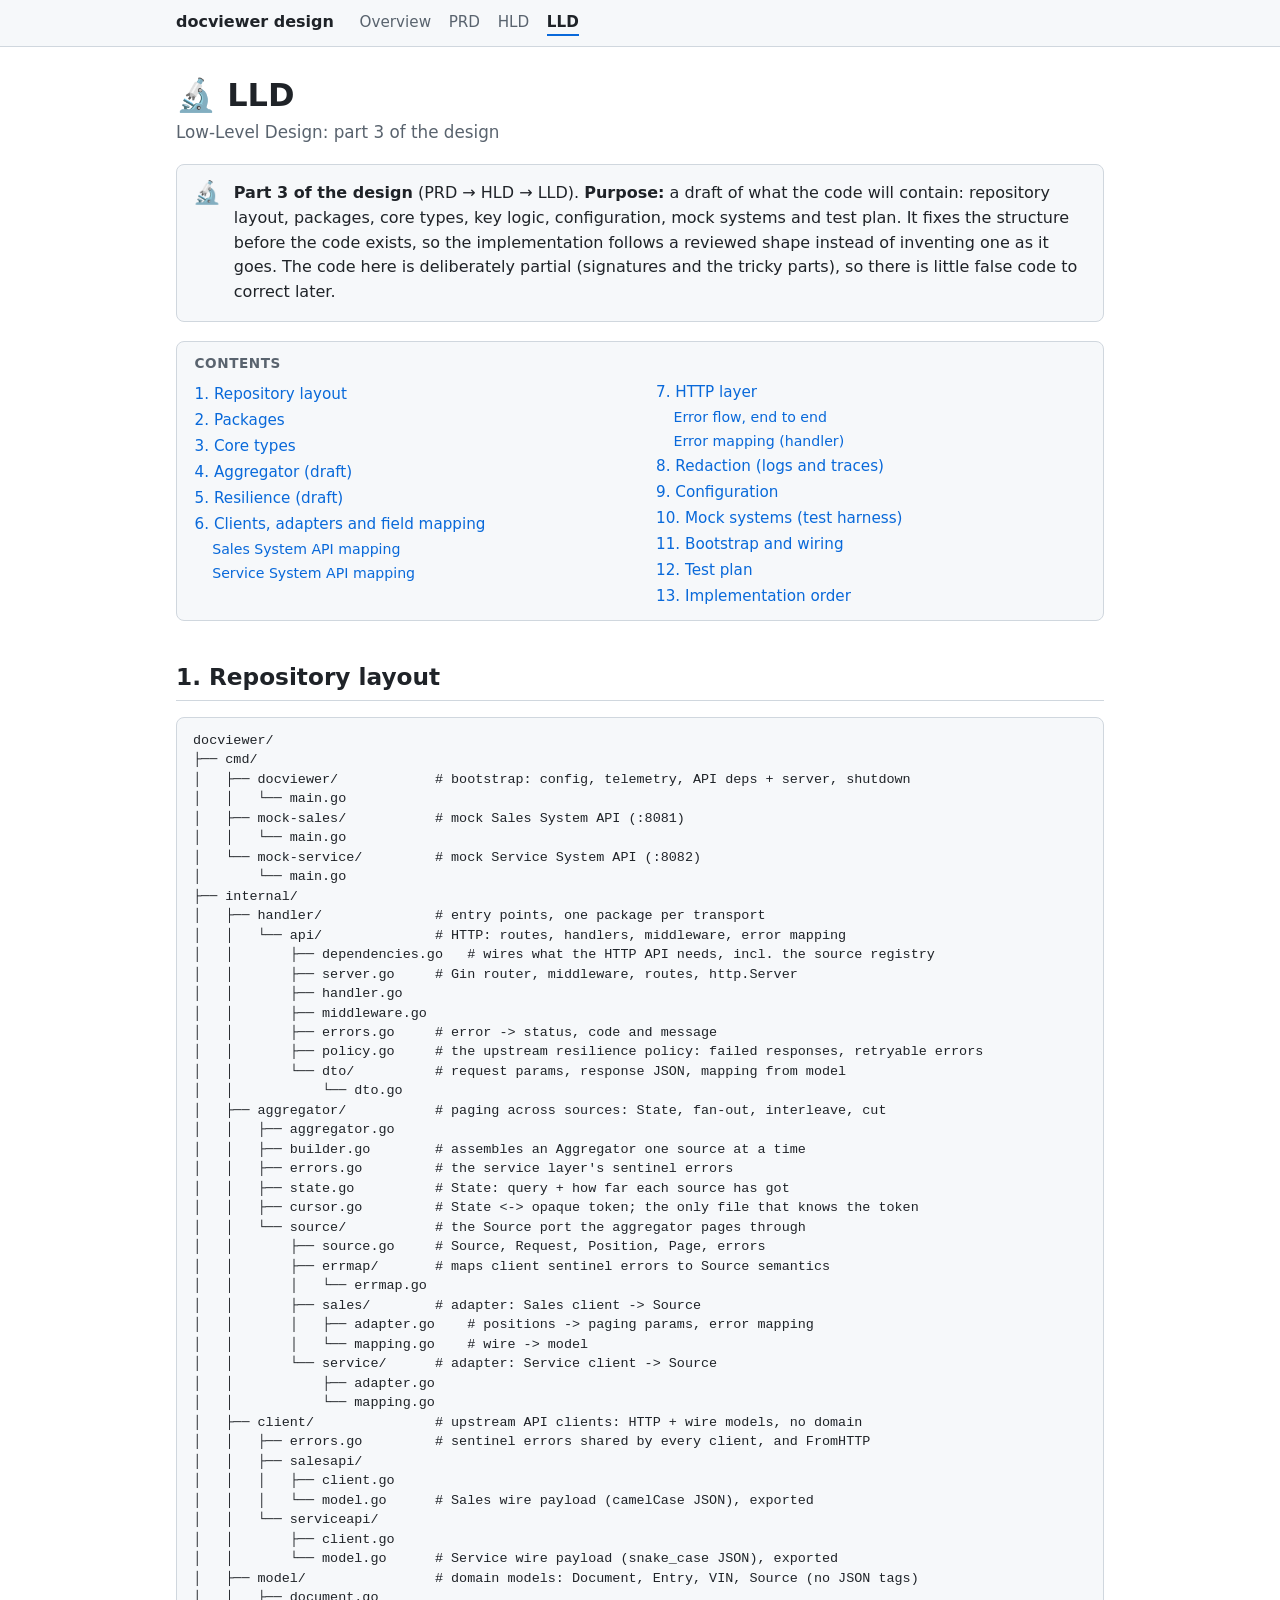
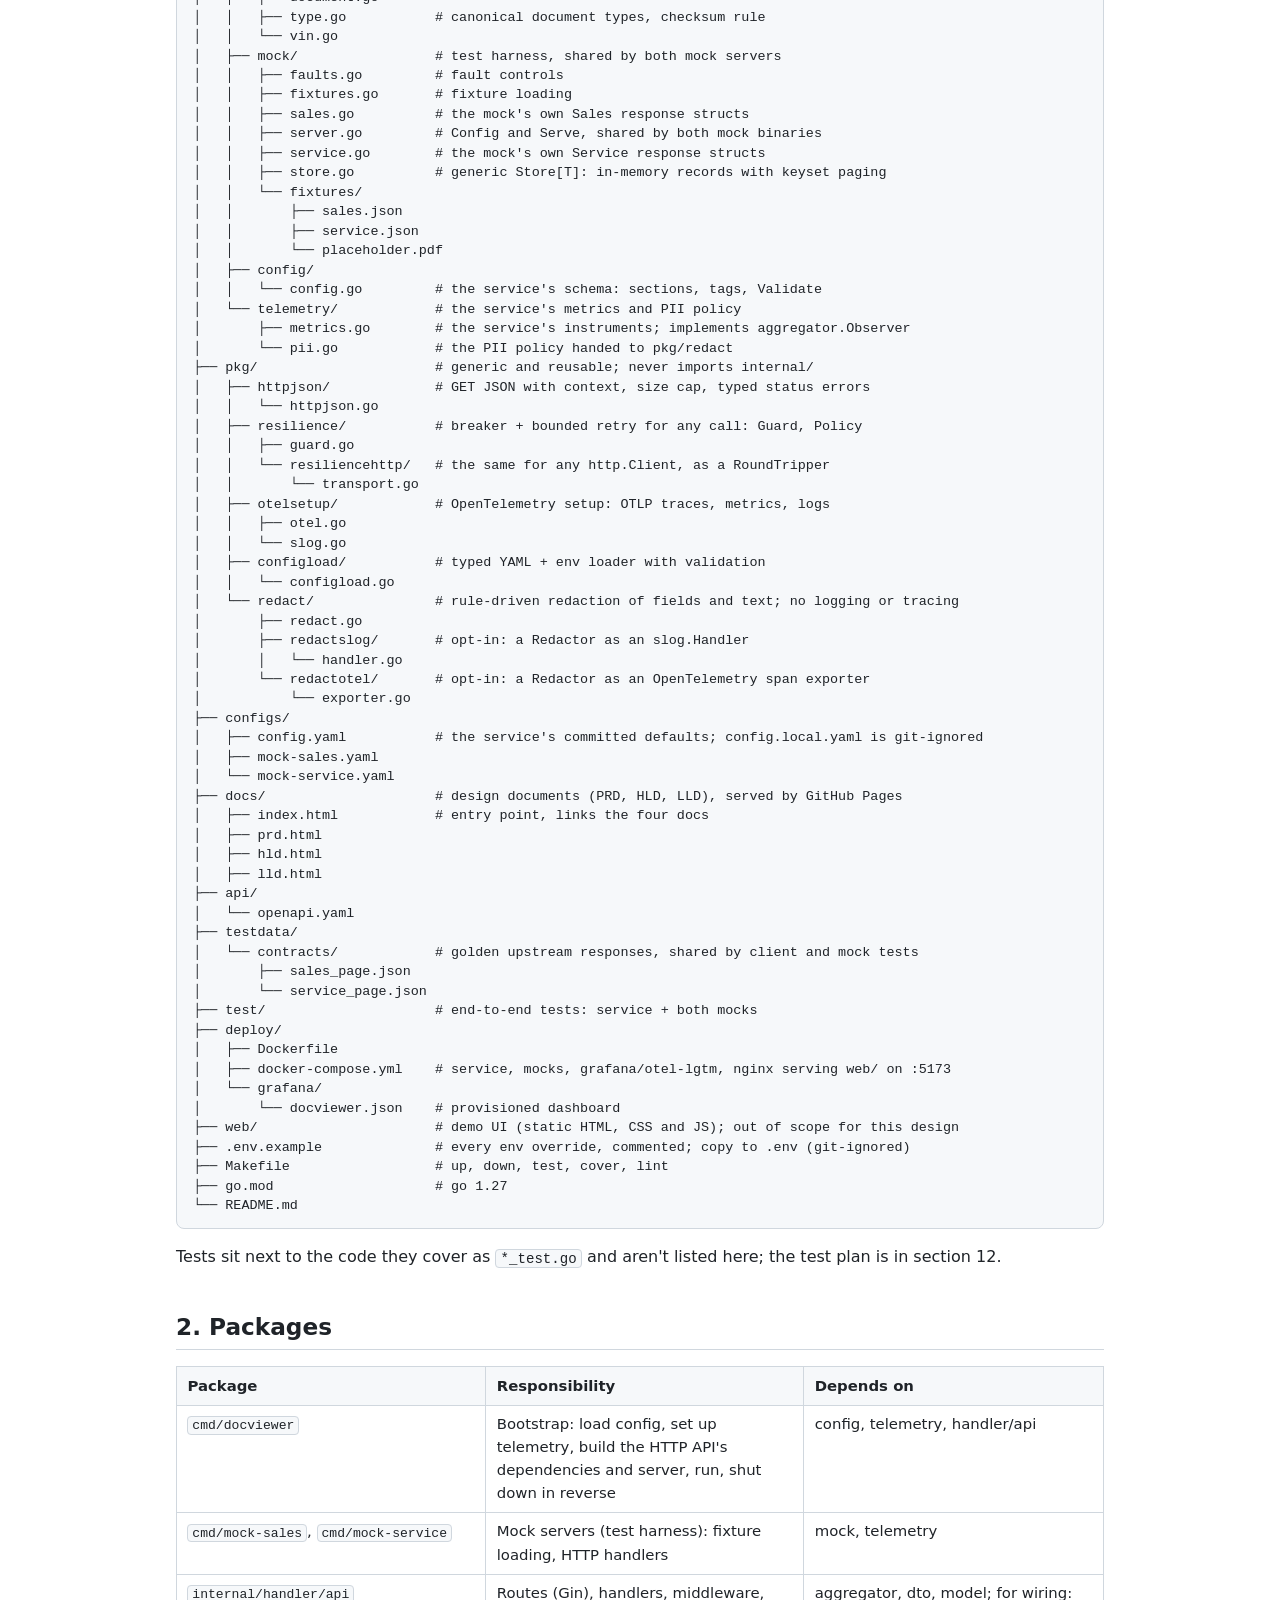
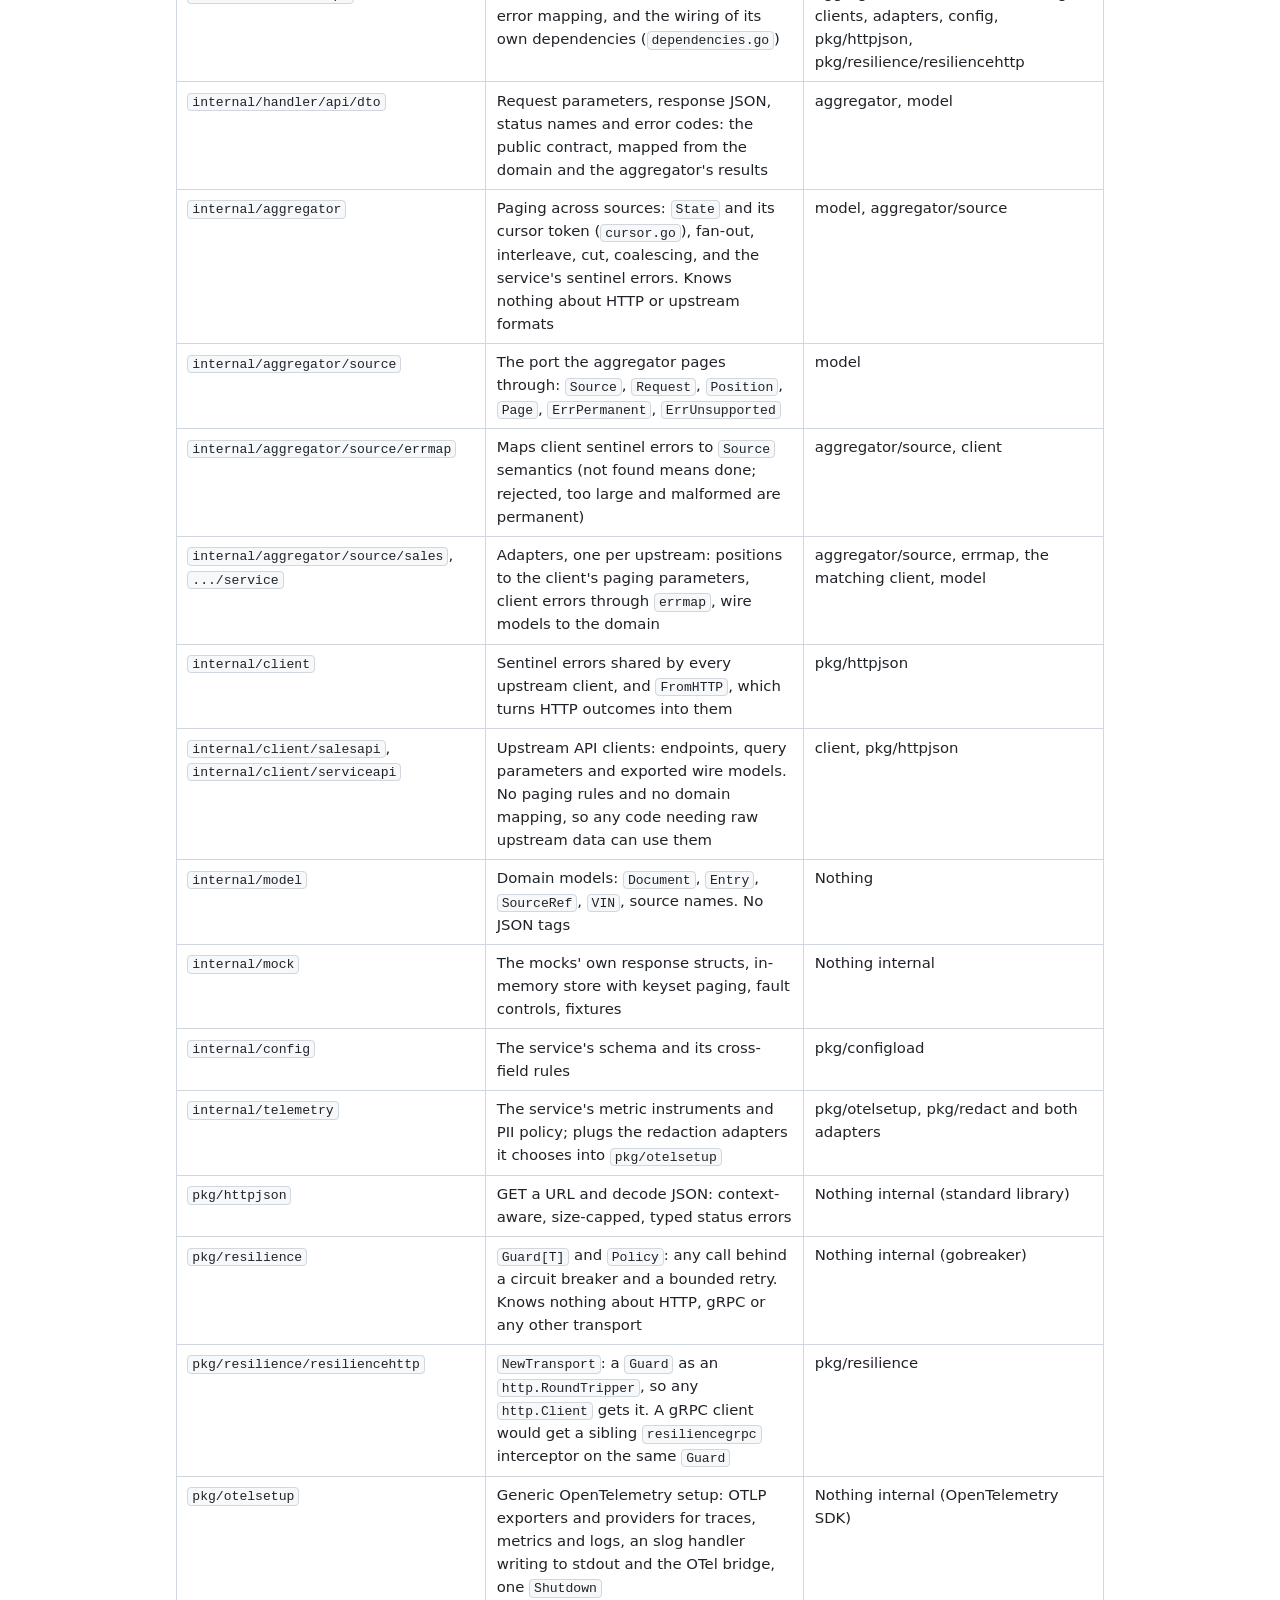
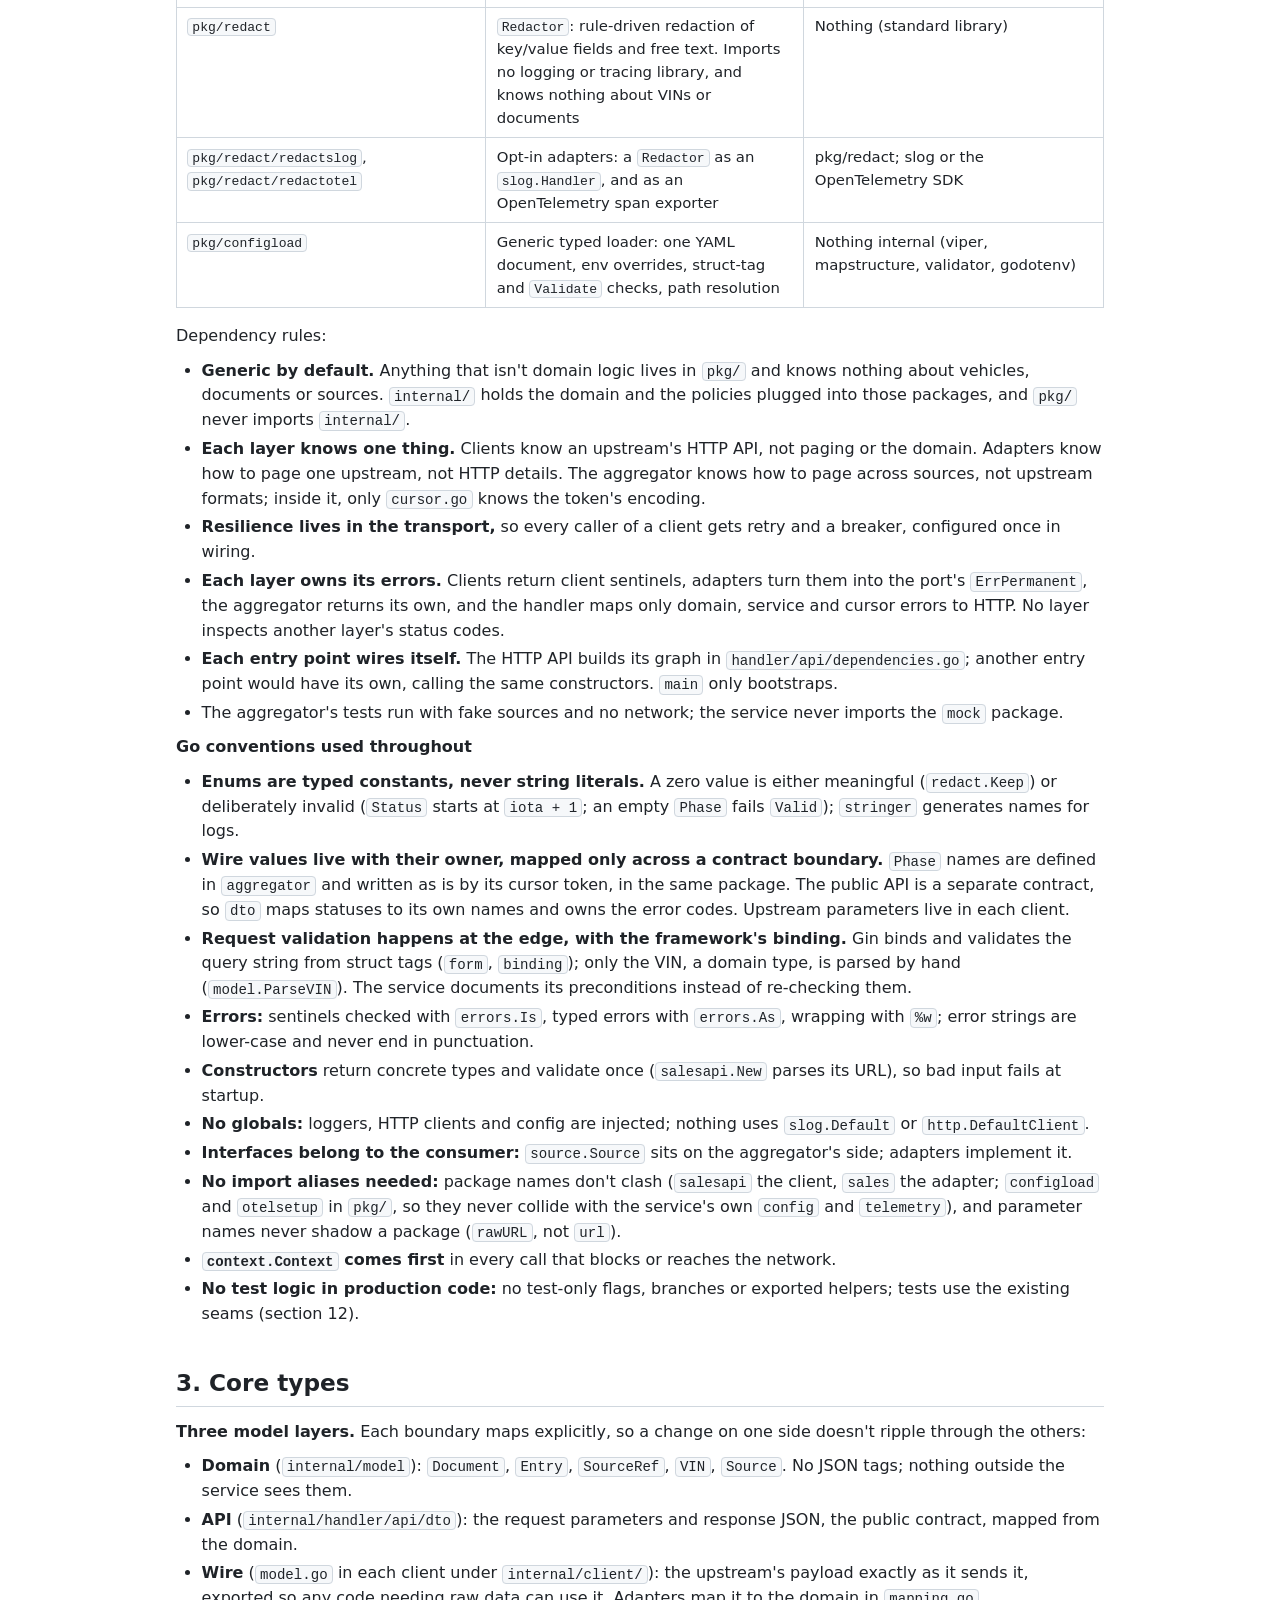
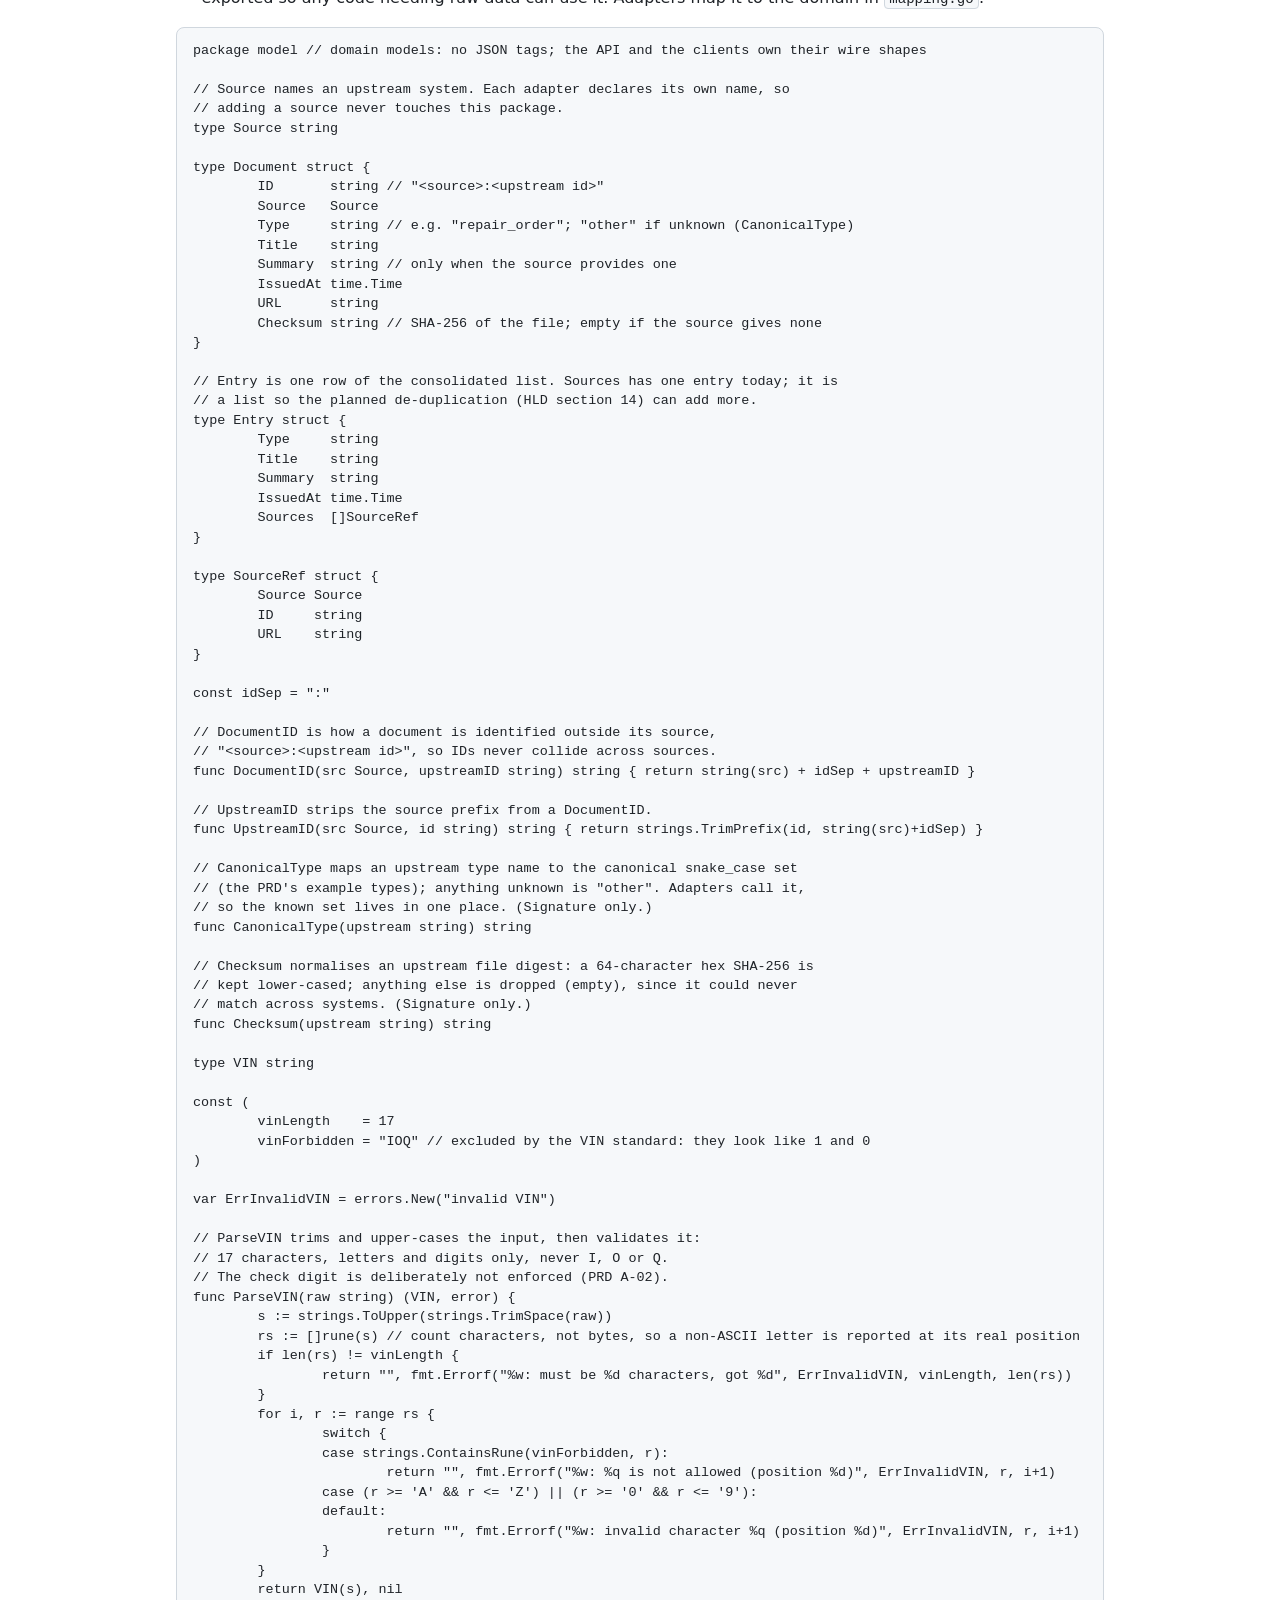
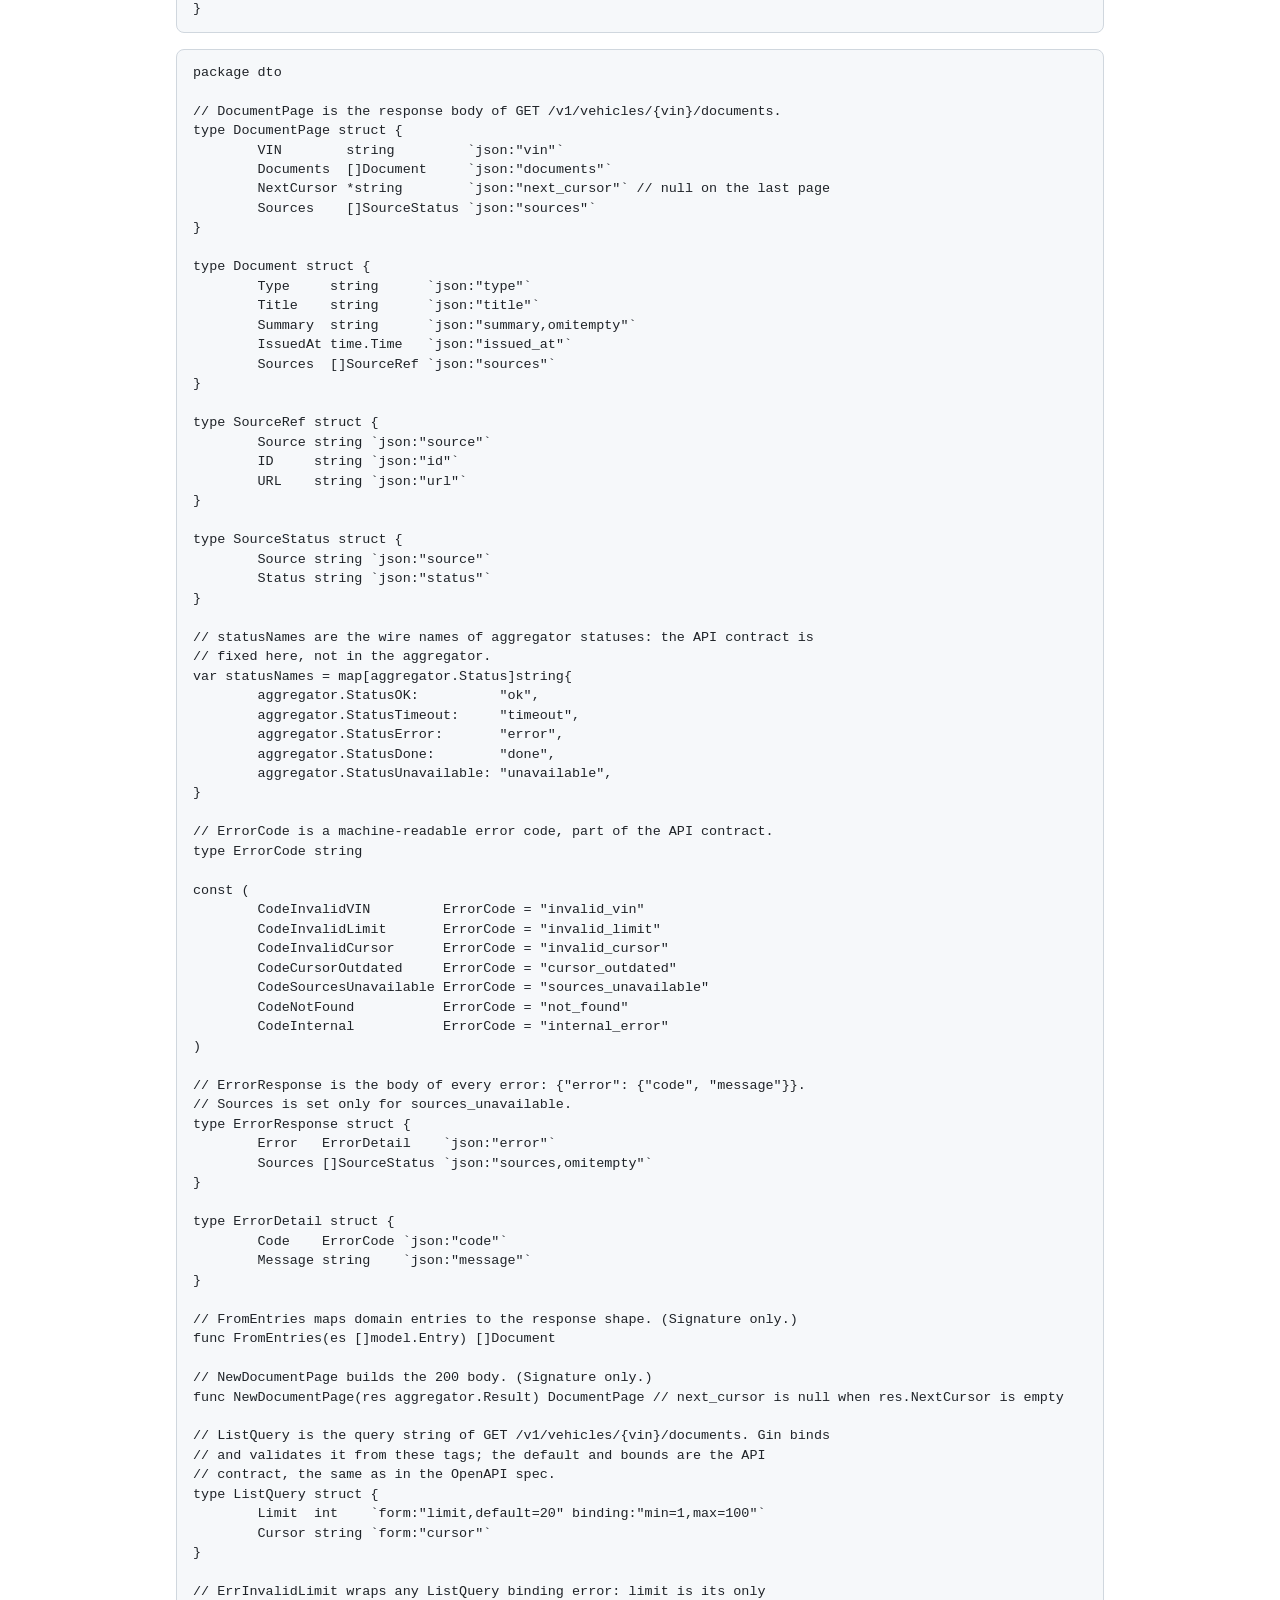
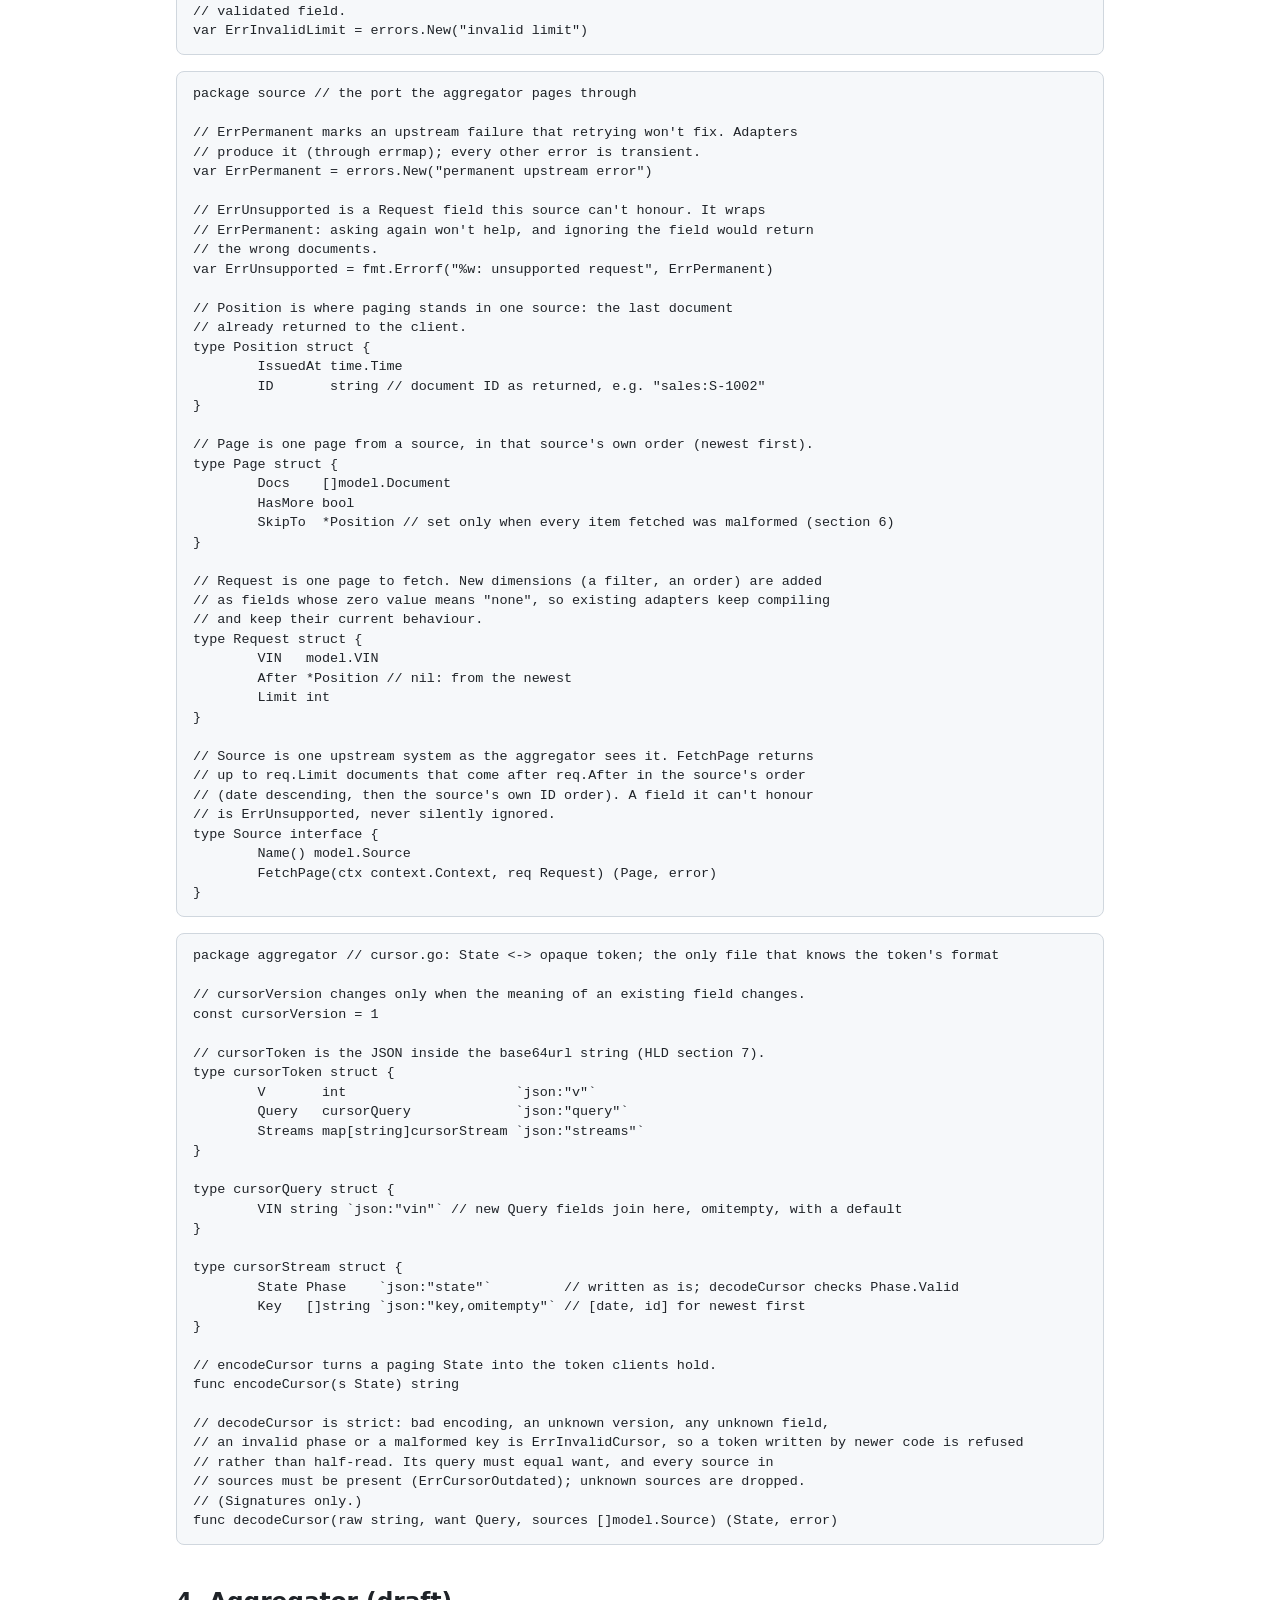
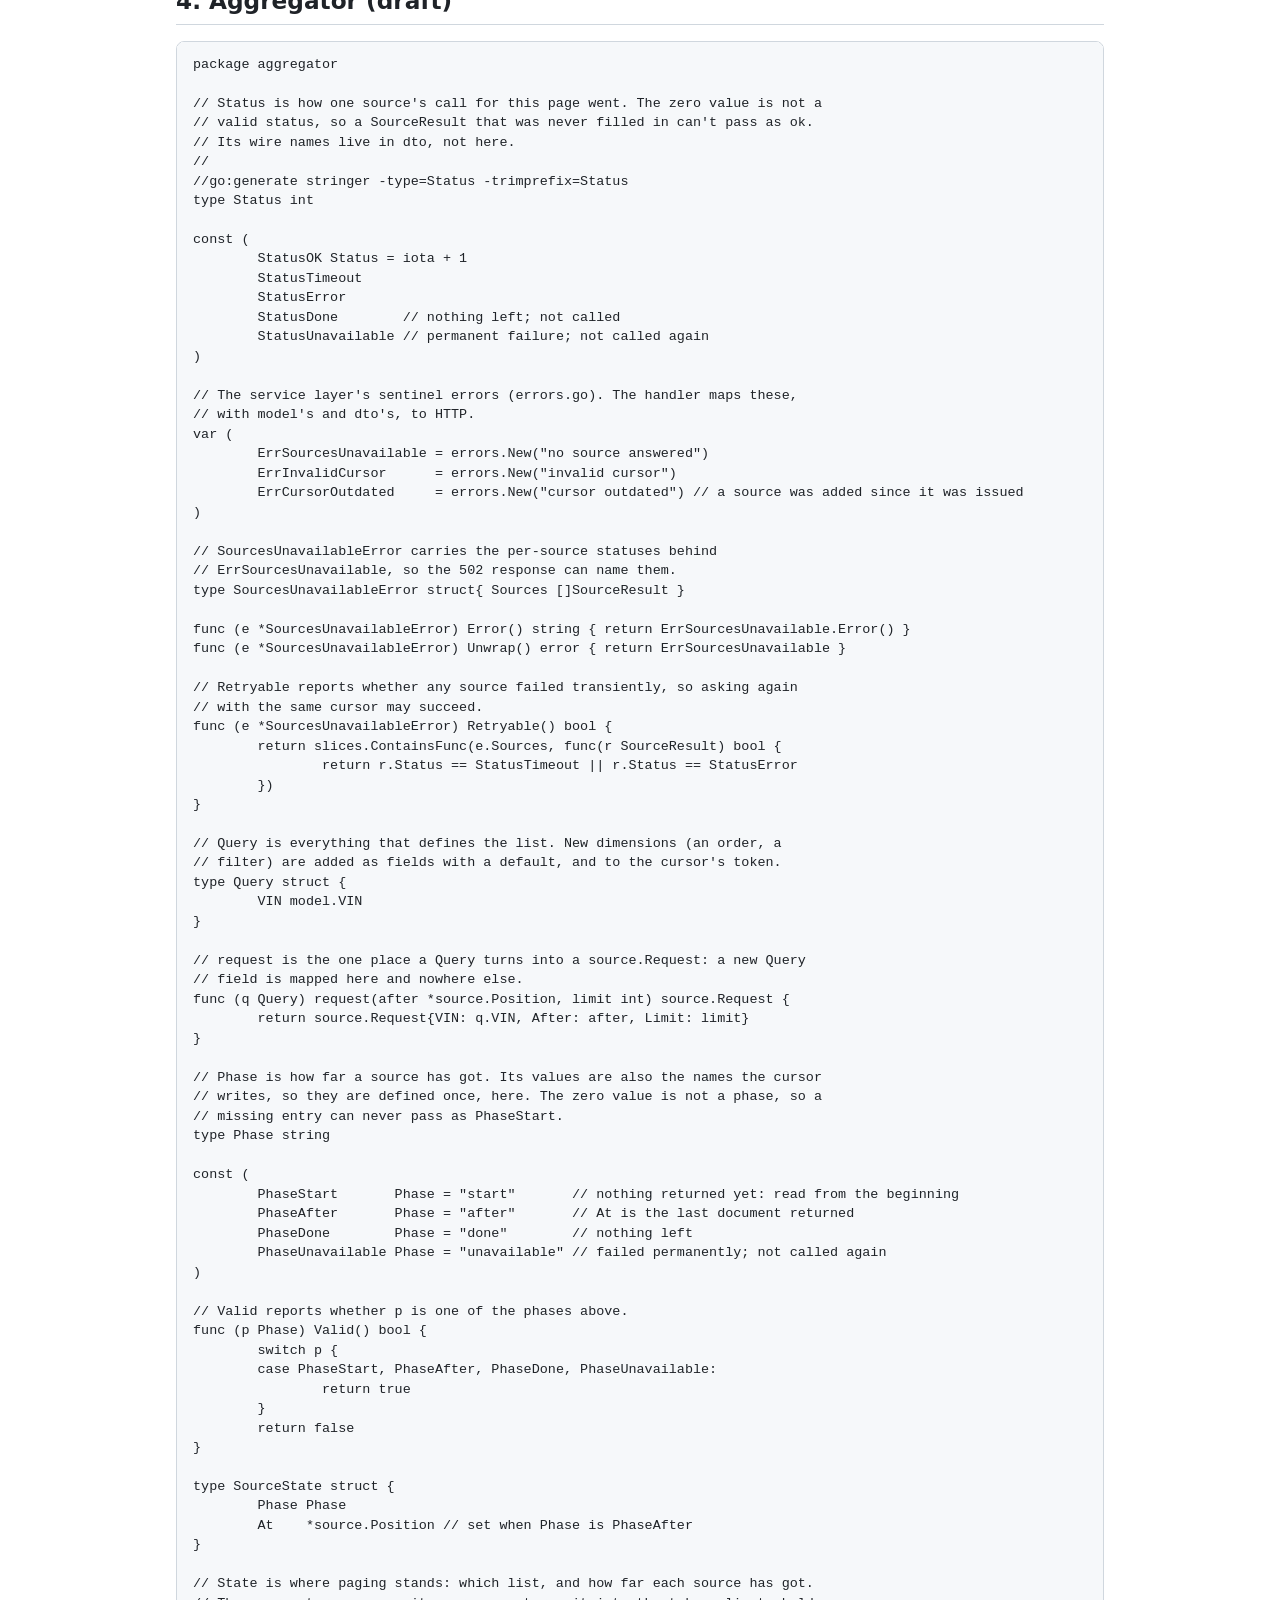
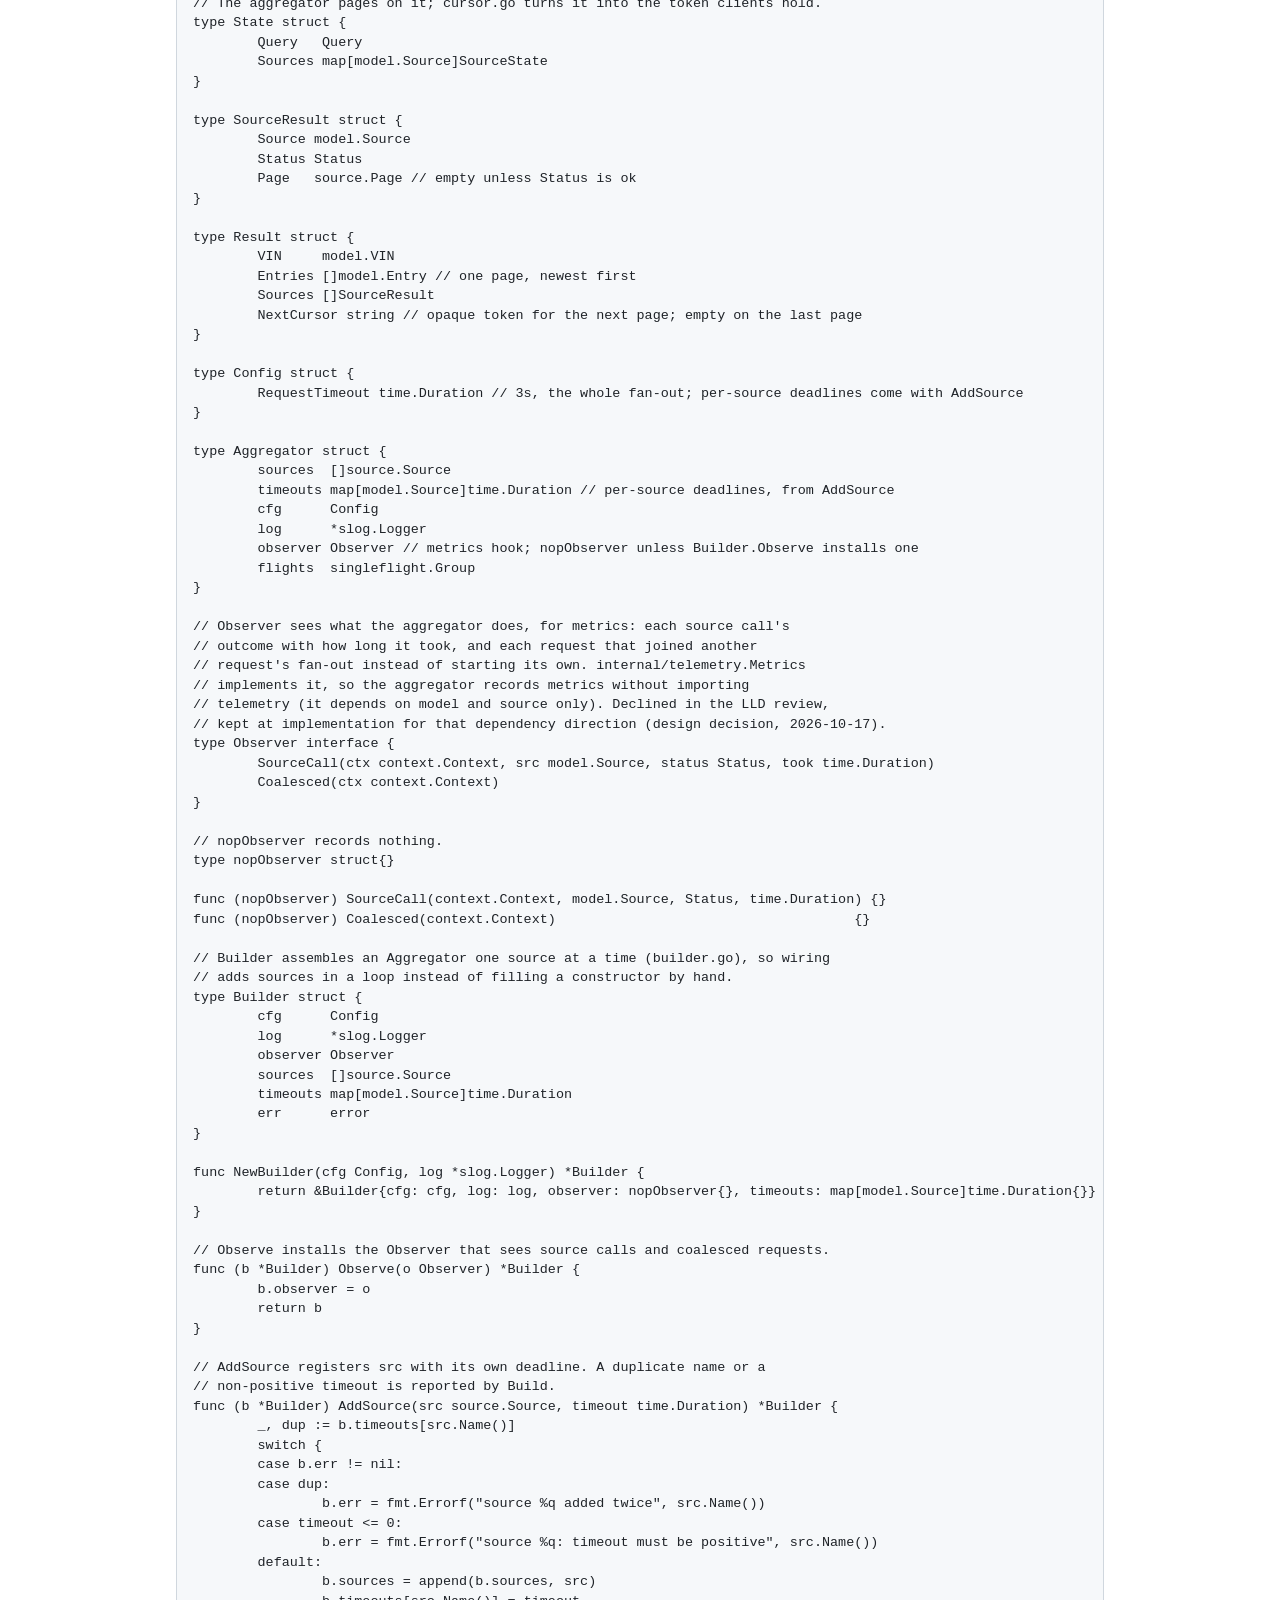
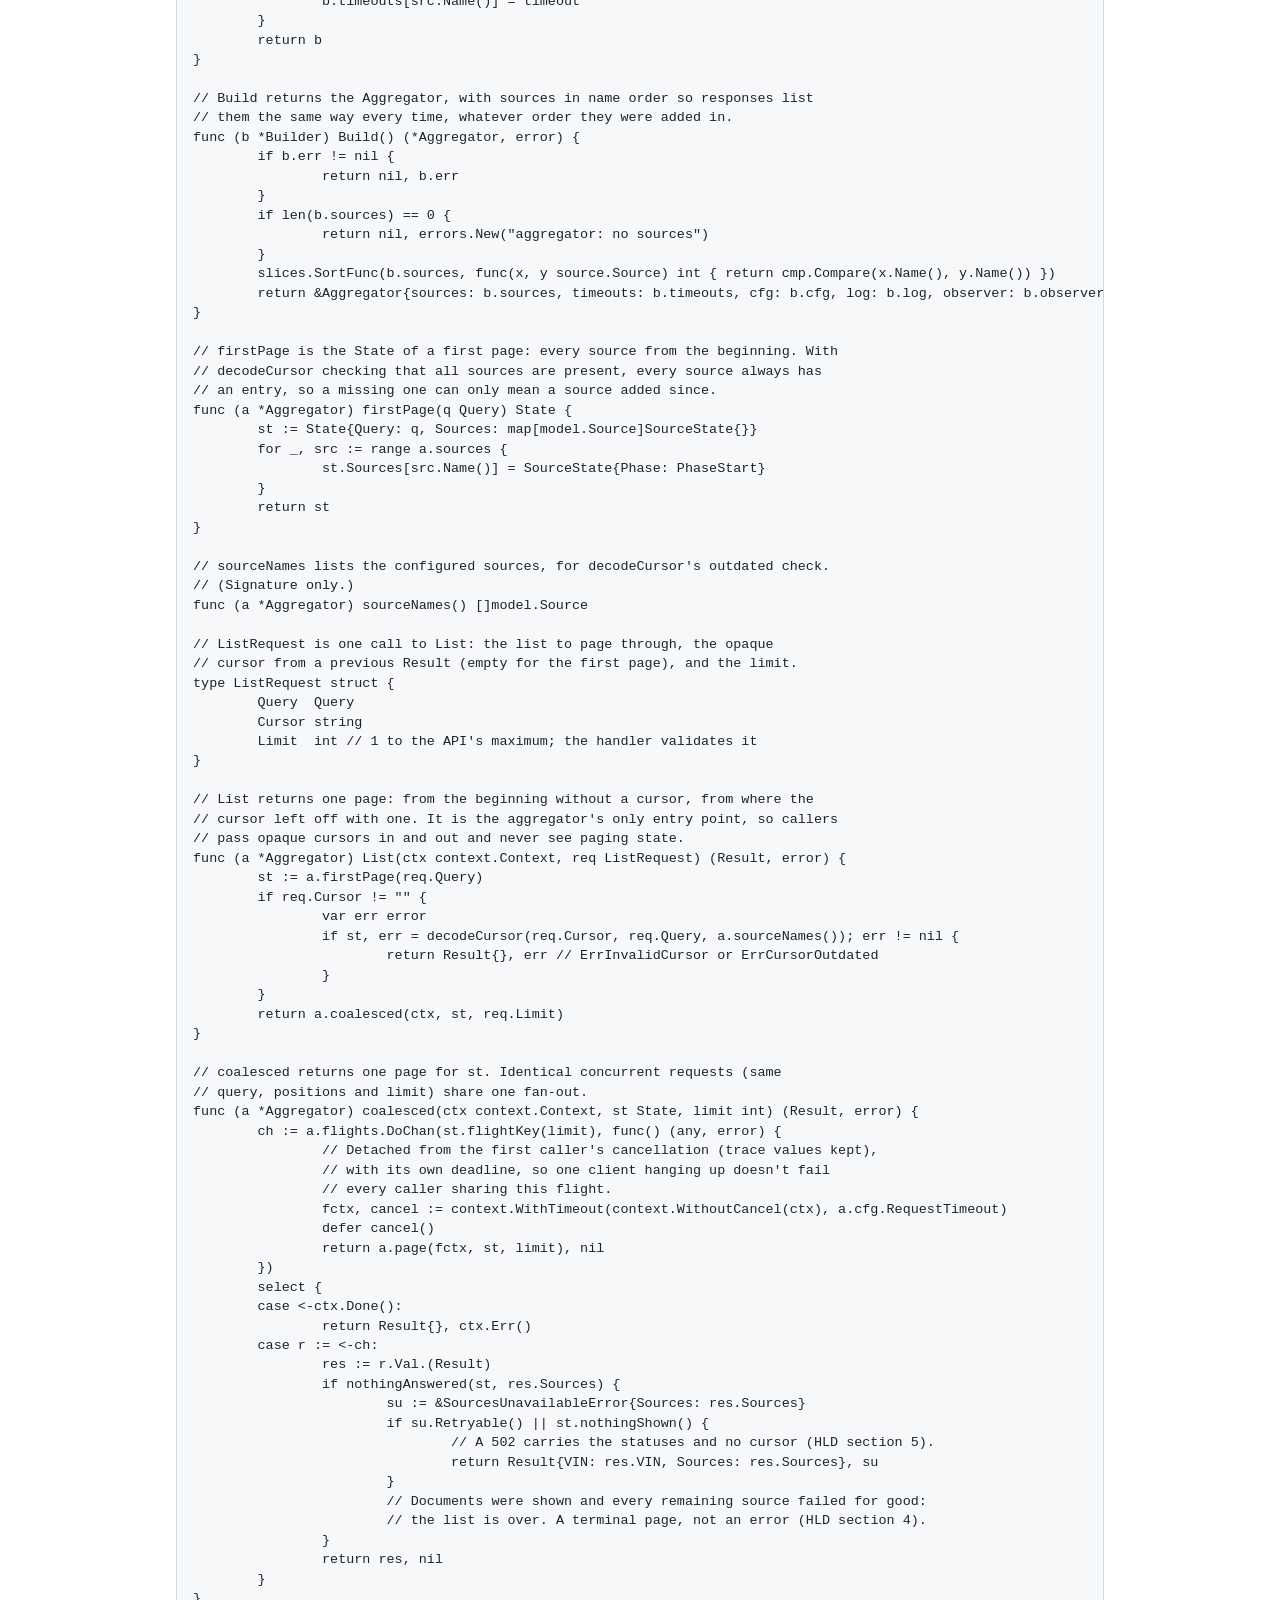
<file: docs/lld.html>
<!doctype html>
<html lang="en">
<head>
<meta charset="utf-8">
<meta name="viewport" content="width=device-width, initial-scale=1">
<title>LLD (Low-Level Design) · docviewer design</title>
<meta name="description" content="Design documents for docviewer, a Go practice project (resilient read-side aggregator): LLD.">
<style>
:root{--fg:#1f2328;--muted:#59636e;--bg:#fff;--line:#d0d7de;--soft:#f6f8fa;--accent:#0969da}
*{box-sizing:border-box}
body{margin:0;font:16px/1.55 system-ui,-apple-system,"Segoe UI",Roboto,Helvetica,Arial,sans-serif;color:var(--fg);background:var(--bg)}
a{color:var(--accent)}
header.site{border-bottom:1px solid var(--line);background:var(--soft)}
header.site .in{max-width:60rem;margin:0 auto;padding:.6rem 1rem;display:flex;gap:.25rem 1.1rem;flex-wrap:wrap;align-items:baseline}
header.site .brand{font-weight:700;color:var(--fg);text-decoration:none;margin-right:.5rem}
header.site nav{display:flex;gap:.25rem 1.1rem;flex-wrap:wrap}
header.site nav a{color:var(--muted);text-decoration:none;font-size:.95rem}
header.site nav a.current{color:var(--fg);font-weight:600;border-bottom:2px solid var(--accent)}
header.site nav a:hover{color:var(--fg)}
main{max-width:60rem;margin:0 auto;padding:1rem 1rem 3rem}
h1{font-size:2rem;line-height:1.2;margin:.8rem 0 .3rem}
p.subtitle{color:var(--muted);margin:0 0 1.2rem;font-size:1.05rem}
h2{font-size:1.45rem;margin:2.4rem 0 .8rem;padding-bottom:.3rem;border-bottom:1px solid var(--line)}
h3{font-size:1.15rem;margin:1.8rem 0 .6rem}
h4{font-size:1rem;margin:1.4rem 0 .5rem}
p{margin:.6rem 0}
.callout{display:flex;gap:.8rem;background:var(--soft);border:1px solid var(--line);border-radius:8px;padding:.8rem 1rem;margin:1rem 0}
.callout .icon{font-size:1.4rem;line-height:1.3}
.callout p{margin:.2rem 0}
.tablewrap{overflow-x:auto;margin:1rem 0}
table{border-collapse:collapse;width:100%;font-size:.93rem}
th,td{border:1px solid var(--line);padding:.45rem .65rem;vertical-align:top;text-align:left}
th{background:var(--soft);font-weight:600}
code{font-family:ui-monospace,SFMono-Regular,Menlo,Consolas,"Liberation Mono",monospace;font-size:.88em;background:var(--soft);border:1px solid var(--line);padding:.05em .3em;border-radius:4px}
pre{background:var(--soft);border:1px solid var(--line);border-radius:8px;padding:.8rem 1rem;overflow:auto;font-size:.84rem;line-height:1.45;margin:1rem 0}
pre code{background:none;border:0;padding:0;font-size:inherit}
figure.diagram{margin:1.2rem 0;text-align:center;overflow-x:auto}
figure.diagram .diagram-in{display:inline-block;max-width:100%}
figure.diagram svg{max-width:100%;height:auto}
td.nw,th.nw{white-space:nowrap}
nav.toc{background:var(--soft);border:1px solid var(--line);border-radius:8px;padding:.7rem 1.1rem;margin:1.2rem 0;columns:2;column-gap:2rem;font-size:.95rem}
nav.toc .toc-title{column-span:all;font-weight:600;margin:0 0 .4rem;color:var(--muted);font-size:.85rem;text-transform:uppercase;letter-spacing:.04em}
nav.toc ol{margin:0;padding:0;list-style:none}
nav.toc ol ol{padding-left:1.1rem;margin:.1rem 0;font-size:.93em}
nav.toc li{margin:.15rem 0}
nav.toc>ol>li{break-inside:avoid}
nav.toc a{text-decoration:none}
nav.toc a:hover{text-decoration:underline}
ul,ol{padding-left:1.6rem;margin:.5rem 0}
li{margin:.25rem 0}
li p{margin:.3rem 0}
ul.tasks{list-style:none;padding-left:.4rem}
blockquote{margin:1rem 0;padding:.2rem 1rem;border-left:4px solid var(--line);color:var(--muted)}
time{white-space:nowrap}
footer{max-width:60rem;margin:0 auto;padding:1rem;color:var(--muted);font-size:.9rem;border-top:1px solid var(--line)}
@media (max-width:640px){nav.toc{columns:1}h1{font-size:1.6rem}}
</style>
</head>
<body>
<header class="site"><div class="in"><a class="brand" href="index.html">docviewer design</a><nav aria-label="Documents"><a href="index.html">Overview</a><a href="prd.html">PRD</a><a href="hld.html">HLD</a><a href="lld.html" class="current" aria-current="page">LLD</a></nav></div></header>
<main>
<h1><span aria-hidden="true">🔬</span> LLD</h1>
<p class="subtitle">Low-Level Design: part 3 of the design</p>
<aside class="callout"><span class="icon" aria-hidden="true">🔬</span><div><p><strong>Part 3 of the design</strong> (PRD → HLD → LLD). <strong>Purpose:</strong> a draft of what the code will contain: repository layout, packages, core types, key logic, configuration, mock systems and test plan. It fixes the structure before the code exists, so the implementation follows a reviewed shape instead of inventing one as it goes. The code here is deliberately partial (signatures and the tricky parts), so there is little false code to correct later.</p></div></aside>
<nav class="toc" aria-label="Contents"><div class="toc-title">Contents</div><ol><li><a href="#1-repository-layout">1. Repository layout</a></li><li><a href="#2-packages">2. Packages</a></li><li><a href="#3-core-types">3. Core types</a></li><li><a href="#4-aggregator-draft">4. Aggregator (draft)</a></li><li><a href="#5-resilience-draft">5. Resilience (draft)</a></li><li><a href="#6-clients-adapters-and-field-mapping">6. Clients, adapters and field mapping</a><ol><li><a href="#sales-system-api-mapping">Sales System API mapping</a></li><li><a href="#service-system-api-mapping">Service System API mapping</a></li></ol></li><li><a href="#7-http-layer">7. HTTP layer</a><ol><li><a href="#error-flow-end-to-end">Error flow, end to end</a></li><li><a href="#error-mapping-handler">Error mapping (handler)</a></li></ol></li><li><a href="#8-redaction-logs-and-traces">8. Redaction (logs and traces)</a></li><li><a href="#9-configuration">9. Configuration</a></li><li><a href="#10-mock-systems-test-harness">10. Mock systems (test harness)</a></li><li><a href="#11-bootstrap-and-wiring">11. Bootstrap and wiring</a></li><li><a href="#12-test-plan">12. Test plan</a></li><li><a href="#13-implementation-order">13. Implementation order</a></li></ol></nav>
<h2 id="1-repository-layout">1. Repository layout</h2>
<pre><code class="language-plain-text">docviewer/
├── cmd/
│   ├── docviewer/            # bootstrap: config, telemetry, API deps + server, shutdown
│   │   └── main.go
│   ├── mock-sales/           # mock Sales System API (:8081)
│   │   └── main.go
│   └── mock-service/         # mock Service System API (:8082)
│       └── main.go
├── internal/
│   ├── handler/              # entry points, one package per transport
│   │   └── api/              # HTTP: routes, handlers, middleware, error mapping
│   │       ├── dependencies.go   # wires what the HTTP API needs, incl. the source registry
│   │       ├── server.go     # Gin router, middleware, routes, http.Server
│   │       ├── handler.go
│   │       ├── middleware.go
│   │       ├── errors.go     # error -&gt; status, code and message
│   │       ├── policy.go     # the upstream resilience policy: failed responses, retryable errors
│   │       └── dto/          # request params, response JSON, mapping from model
│   │           └── dto.go
│   ├── aggregator/           # paging across sources: State, fan-out, interleave, cut
│   │   ├── aggregator.go
│   │   ├── builder.go        # assembles an Aggregator one source at a time
│   │   ├── errors.go         # the service layer's sentinel errors
│   │   ├── state.go          # State: query + how far each source has got
│   │   ├── cursor.go         # State &lt;-&gt; opaque token; the only file that knows the token
│   │   └── source/           # the Source port the aggregator pages through
│   │       ├── source.go     # Source, Request, Position, Page, errors
│   │       ├── errmap/       # maps client sentinel errors to Source semantics
│   │       │   └── errmap.go
│   │       ├── sales/        # adapter: Sales client -&gt; Source
│   │       │   ├── adapter.go    # positions -&gt; paging params, error mapping
│   │       │   └── mapping.go    # wire -&gt; model
│   │       └── service/      # adapter: Service client -&gt; Source
│   │           ├── adapter.go
│   │           └── mapping.go
│   ├── client/               # upstream API clients: HTTP + wire models, no domain
│   │   ├── errors.go         # sentinel errors shared by every client, and FromHTTP
│   │   ├── salesapi/
│   │   │   ├── client.go
│   │   │   └── model.go      # Sales wire payload (camelCase JSON), exported
│   │   └── serviceapi/
│   │       ├── client.go
│   │       └── model.go      # Service wire payload (snake_case JSON), exported
│   ├── model/                # domain models: Document, Entry, VIN, Source (no JSON tags)
│   │   ├── document.go
│   │   ├── type.go           # canonical document types, checksum rule
│   │   └── vin.go
│   ├── mock/                 # test harness, shared by both mock servers
│   │   ├── faults.go         # fault controls
│   │   ├── fixtures.go       # fixture loading
│   │   ├── sales.go          # the mock's own Sales response structs
│   │   ├── server.go         # Config and Serve, shared by both mock binaries
│   │   ├── service.go        # the mock's own Service response structs
│   │   ├── store.go          # generic Store[T]: in-memory records with keyset paging
│   │   └── fixtures/
│   │       ├── sales.json
│   │       ├── service.json
│   │       └── placeholder.pdf
│   ├── config/
│   │   └── config.go         # the service's schema: sections, tags, Validate
│   └── telemetry/            # the service's metrics and PII policy
│       ├── metrics.go        # the service's instruments; implements aggregator.Observer
│       └── pii.go            # the PII policy handed to pkg/redact
├── pkg/                      # generic and reusable; never imports internal/
│   ├── httpjson/             # GET JSON with context, size cap, typed status errors
│   │   └── httpjson.go
│   ├── resilience/           # breaker + bounded retry for any call: Guard, Policy
│   │   ├── guard.go
│   │   └── resiliencehttp/   # the same for any http.Client, as a RoundTripper
│   │       └── transport.go
│   ├── otelsetup/            # OpenTelemetry setup: OTLP traces, metrics, logs
│   │   ├── otel.go
│   │   └── slog.go
│   ├── configload/           # typed YAML + env loader with validation
│   │   └── configload.go
│   └── redact/               # rule-driven redaction of fields and text; no logging or tracing
│       ├── redact.go
│       ├── redactslog/       # opt-in: a Redactor as an slog.Handler
│       │   └── handler.go
│       └── redactotel/       # opt-in: a Redactor as an OpenTelemetry span exporter
│           └── exporter.go
├── configs/
│   ├── config.yaml           # the service's committed defaults; config.local.yaml is git-ignored
│   ├── mock-sales.yaml
│   └── mock-service.yaml
├── docs/                     # design documents (PRD, HLD, LLD), served by GitHub Pages
│   ├── index.html            # entry point, links the four docs
│   ├── prd.html
│   ├── hld.html
│   ├── lld.html
├── api/
│   └── openapi.yaml
├── testdata/
│   └── contracts/            # golden upstream responses, shared by client and mock tests
│       ├── sales_page.json
│       └── service_page.json
├── test/                     # end-to-end tests: service + both mocks
├── deploy/
│   ├── Dockerfile
│   ├── docker-compose.yml    # service, mocks, grafana/otel-lgtm, nginx serving web/ on :5173
│   └── grafana/
│       └── docviewer.json    # provisioned dashboard
├── web/                      # demo UI (static HTML, CSS and JS); out of scope for this design
├── .env.example              # every env override, commented; copy to .env (git-ignored)
├── Makefile                  # up, down, test, cover, lint
├── go.mod                    # go 1.27
└── README.md</code></pre>
<p>Tests sit next to the code they cover as <code>*_test.go</code> and aren't listed here; the test plan is in section 12.</p>
<h2 id="2-packages">2. Packages</h2>
<div class="tablewrap"><table><tr><th class="nw">Package</th><th>Responsibility</th><th>Depends on</th></tr>
<tr><td><code>cmd/docviewer</code></td><td>Bootstrap: load config, set up telemetry, build the HTTP API's dependencies and server, run, shut down in reverse</td><td>config, telemetry, handler/api</td></tr>
<tr><td><code>cmd/mock-sales</code>, <code>cmd/mock-service</code></td><td>Mock servers (test harness): fixture loading, HTTP handlers</td><td>mock, telemetry</td></tr>
<tr><td><code>internal/handler/api</code></td><td>Routes (Gin), handlers, middleware, error mapping, and the wiring of its own dependencies (<code>dependencies.go</code>)</td><td>aggregator, dto, model; for wiring: clients, adapters, config, pkg/httpjson, pkg/resilience/resiliencehttp</td></tr>
<tr><td><code>internal/handler/api/dto</code></td><td>Request parameters, response JSON, status names and error codes: the public contract, mapped from the domain and the aggregator's results</td><td>aggregator, model</td></tr>
<tr><td><code>internal/aggregator</code></td><td>Paging across sources: <code>State</code> and its cursor token (<code>cursor.go</code>), fan-out, interleave, cut, coalescing, and the service's sentinel errors. Knows nothing about HTTP or upstream formats</td><td>model, aggregator/source</td></tr>
<tr><td><code>internal/aggregator/source</code></td><td>The port the aggregator pages through: <code>Source</code>, <code>Request</code>, <code>Position</code>, <code>Page</code>, <code>ErrPermanent</code>, <code>ErrUnsupported</code></td><td class="nw">model</td></tr>
<tr><td><code>internal/aggregator/source/errmap</code></td><td>Maps client sentinel errors to <code>Source</code> semantics (not found means done; rejected, too large and malformed are permanent)</td><td>aggregator/source, client</td></tr>
<tr><td><code>internal/aggregator/source/sales</code>, <code>.../service</code></td><td>Adapters, one per upstream: positions to the client's paging parameters, client errors through <code>errmap</code>, wire models to the domain</td><td>aggregator/source, errmap, the matching client, model</td></tr>
<tr><td><code>internal/client</code></td><td>Sentinel errors shared by every upstream client, and <code>FromHTTP</code>, which turns HTTP outcomes into them</td><td class="nw">pkg/httpjson</td></tr>
<tr><td><code>internal/client/salesapi</code>, <code>internal/client/serviceapi</code></td><td>Upstream API clients: endpoints, query parameters and exported wire models. No paging rules and no domain mapping, so any code needing raw upstream data can use them</td><td>client, pkg/httpjson</td></tr>
<tr><td><code>internal/model</code></td><td>Domain models: <code>Document</code>, <code>Entry</code>, <code>SourceRef</code>, <code>VIN</code>, source names. No JSON tags</td><td class="nw">Nothing</td></tr>
<tr><td><code>internal/mock</code></td><td>The mocks' own response structs, in-memory store with keyset paging, fault controls, fixtures</td><td>Nothing internal</td></tr>
<tr><td><code>internal/config</code></td><td>The service's schema and its cross-field rules</td><td>pkg/configload</td></tr>
<tr><td><code>internal/telemetry</code></td><td>The service's metric instruments and PII policy; plugs the redaction adapters it chooses into <code>pkg/otelsetup</code></td><td>pkg/otelsetup, pkg/redact and both adapters</td></tr>
<tr><td class="nw"><code>pkg/httpjson</code></td><td>GET a URL and decode JSON: context-aware, size-capped, typed status errors</td><td>Nothing internal (standard library)</td></tr>
<tr><td><code>pkg/resilience</code></td><td><code>Guard[T]</code> and <code>Policy</code>: any call behind a circuit breaker and a bounded retry. Knows nothing about HTTP, gRPC or any other transport</td><td>Nothing internal (gobreaker)</td></tr>
<tr><td><code>pkg/resilience/resiliencehttp</code></td><td><code>NewTransport</code>: a <code>Guard</code> as an <code>http.RoundTripper</code>, so any <code>http.Client</code> gets it. A gRPC client would get a sibling <code>resiliencegrpc</code> interceptor on the same <code>Guard</code></td><td>pkg/resilience</td></tr>
<tr><td><code>pkg/otelsetup</code></td><td>Generic OpenTelemetry setup: OTLP exporters and providers for traces, metrics and logs, an slog handler writing to stdout and the OTel bridge, one <code>Shutdown</code></td><td>Nothing internal (OpenTelemetry SDK)</td></tr>
<tr><td class="nw"><code>pkg/redact</code></td><td><code>Redactor</code>: rule-driven redaction of key/value fields and free text. Imports no logging or tracing library, and knows nothing about VINs or documents</td><td>Nothing (standard library)</td></tr>
<tr><td><code>pkg/redact/redactslog</code>, <code>pkg/redact/redactotel</code></td><td>Opt-in adapters: a <code>Redactor</code> as an <code>slog.Handler</code>, and as an OpenTelemetry span exporter</td><td>pkg/redact; slog or the OpenTelemetry SDK</td></tr>
<tr><td><code>pkg/configload</code></td><td>Generic typed loader: one YAML document, env overrides, struct-tag and <code>Validate</code> checks, path resolution</td><td>Nothing internal (viper, mapstructure, validator, godotenv)</td></tr></table></div>
<p>Dependency rules:</p>
<ul><li><strong>Generic by default.</strong> Anything that isn't domain logic lives in <code>pkg/</code> and knows nothing about vehicles, documents or sources. <code>internal/</code> holds the domain and the policies plugged into those packages, and <code>pkg/</code> never imports <code>internal/</code>.</li>
<li><strong>Each layer knows one thing.</strong> Clients know an upstream's HTTP API, not paging or the domain. Adapters know how to page one upstream, not HTTP details. The aggregator knows how to page across sources, not upstream formats; inside it, only <code>cursor.go</code> knows the token's encoding.</li>
<li><strong>Resilience lives in the transport,</strong> so every caller of a client gets retry and a breaker, configured once in wiring.</li>
<li><strong>Each layer owns its errors.</strong> Clients return client sentinels, adapters turn them into the port's <code>ErrPermanent</code>, the aggregator returns its own, and the handler maps only domain, service and cursor errors to HTTP. No layer inspects another layer's status codes.</li>
<li><strong>Each entry point wires itself.</strong> The HTTP API builds its graph in <code>handler/api/dependencies.go</code>; another entry point would have its own, calling the same constructors. <code>main</code> only bootstraps.</li>
<li>The aggregator's tests run with fake sources and no network; the service never imports the <code>mock</code> package.</li></ul>
<p><strong>Go conventions used throughout</strong></p>
<ul><li><strong>Enums are typed constants, never string literals.</strong> A zero value is either meaningful (<code>redact.Keep</code>) or deliberately invalid (<code>Status</code> starts at <code>iota + 1</code>; an empty <code>Phase</code> fails <code>Valid</code>); <code>stringer</code> generates names for logs.</li>
<li><strong>Wire values live with their owner, mapped only across a contract boundary.</strong> <code>Phase</code> names are defined in <code>aggregator</code> and written as is by its cursor token, in the same package. The public API is a separate contract, so <code>dto</code> maps statuses to its own names and owns the error codes. Upstream parameters live in each client.</li>
<li><strong>Request validation happens at the edge, with the framework's binding.</strong> Gin binds and validates the query string from struct tags (<code>form</code>, <code>binding</code>); only the VIN, a domain type, is parsed by hand (<code>model.ParseVIN</code>). The service documents its preconditions instead of re-checking them.</li>
<li><strong>Errors:</strong> sentinels checked with <code>errors.Is</code>, typed errors with <code>errors.As</code>, wrapping with <code>%w</code>; error strings are lower-case and never end in punctuation.</li>
<li><strong>Constructors</strong> return concrete types and validate once (<code>salesapi.New</code> parses its URL), so bad input fails at startup.</li>
<li><strong>No globals:</strong> loggers, HTTP clients and config are injected; nothing uses <code>slog.Default</code> or <code>http.DefaultClient</code>.</li>
<li><strong>Interfaces belong to the consumer:</strong> <code>source.Source</code> sits on the aggregator's side; adapters implement it.</li>
<li><strong>No import aliases needed:</strong> package names don't clash (<code>salesapi</code> the client, <code>sales</code> the adapter; <code>configload</code> and <code>otelsetup</code> in <code>pkg/</code>, so they never collide with the service's own <code>config</code> and <code>telemetry</code>), and parameter names never shadow a package (<code>rawURL</code>, not <code>url</code>).</li>
<li><strong><code>context.Context</code> comes first</strong> in every call that blocks or reaches the network.</li>
<li><strong>No test logic in production code:</strong> no test-only flags, branches or exported helpers; tests use the existing seams (section 12).</li></ul>
<h2 id="3-core-types">3. Core types</h2>
<p><strong>Three model layers.</strong> Each boundary maps explicitly, so a change on one side doesn't ripple through the others:</p>
<ul><li><strong>Domain</strong> (<code>internal/model</code>): <code>Document</code>, <code>Entry</code>, <code>SourceRef</code>, <code>VIN</code>, <code>Source</code>. No JSON tags; nothing outside the service sees them.</li>
<li><strong>API</strong> (<code>internal/handler/api/dto</code>): the request parameters and response JSON, the public contract, mapped from the domain.</li>
<li><strong>Wire</strong> (<code>model.go</code> in each client under <code>internal/client/</code>): the upstream's payload exactly as it sends it, exported so any code needing raw data can use it. Adapters map it to the domain in <code>mapping.go</code>.</li></ul>
<pre><code class="language-go">package model // domain models: no JSON tags; the API and the clients own their wire shapes

// Source names an upstream system. Each adapter declares its own name, so
// adding a source never touches this package.
type Source string

type Document struct {
	ID       string // &quot;&lt;source&gt;:&lt;upstream id&gt;&quot;
	Source   Source
	Type     string // e.g. &quot;repair_order&quot;; &quot;other&quot; if unknown (CanonicalType)
	Title    string
	Summary  string // only when the source provides one
	IssuedAt time.Time
	URL      string
	Checksum string // SHA-256 of the file; empty if the source gives none
}

// Entry is one row of the consolidated list. Sources has one entry today; it is
// a list so the planned de-duplication (HLD section 14) can add more.
type Entry struct {
	Type     string
	Title    string
	Summary  string
	IssuedAt time.Time
	Sources  []SourceRef
}

type SourceRef struct {
	Source Source
	ID     string
	URL    string
}

const idSep = &quot;:&quot;

// DocumentID is how a document is identified outside its source,
// &quot;&lt;source&gt;:&lt;upstream id&gt;&quot;, so IDs never collide across sources.
func DocumentID(src Source, upstreamID string) string { return string(src) + idSep + upstreamID }

// UpstreamID strips the source prefix from a DocumentID.
func UpstreamID(src Source, id string) string { return strings.TrimPrefix(id, string(src)+idSep) }

// CanonicalType maps an upstream type name to the canonical snake_case set
// (the PRD's example types); anything unknown is &quot;other&quot;. Adapters call it,
// so the known set lives in one place. (Signature only.)
func CanonicalType(upstream string) string

// Checksum normalises an upstream file digest: a 64-character hex SHA-256 is
// kept lower-cased; anything else is dropped (empty), since it could never
// match across systems. (Signature only.)
func Checksum(upstream string) string

type VIN string

const (
	vinLength    = 17
	vinForbidden = &quot;IOQ&quot; // excluded by the VIN standard: they look like 1 and 0
)

var ErrInvalidVIN = errors.New(&quot;invalid VIN&quot;)

// ParseVIN trims and upper-cases the input, then validates it:
// 17 characters, letters and digits only, never I, O or Q.
// The check digit is deliberately not enforced (PRD A-02).
func ParseVIN(raw string) (VIN, error) {
	s := strings.ToUpper(strings.TrimSpace(raw))
	rs := []rune(s) // count characters, not bytes, so a non-ASCII letter is reported at its real position
	if len(rs) != vinLength {
		return &quot;&quot;, fmt.Errorf(&quot;%w: must be %d characters, got %d&quot;, ErrInvalidVIN, vinLength, len(rs))
	}
	for i, r := range rs {
		switch {
		case strings.ContainsRune(vinForbidden, r):
			return &quot;&quot;, fmt.Errorf(&quot;%w: %q is not allowed (position %d)&quot;, ErrInvalidVIN, r, i+1)
		case (r &gt;= 'A' &amp;&amp; r &lt;= 'Z') || (r &gt;= '0' &amp;&amp; r &lt;= '9'):
		default:
			return &quot;&quot;, fmt.Errorf(&quot;%w: invalid character %q (position %d)&quot;, ErrInvalidVIN, r, i+1)
		}
	}
	return VIN(s), nil
}</code></pre>
<pre><code class="language-go">package dto

// DocumentPage is the response body of GET /v1/vehicles/{vin}/documents.
type DocumentPage struct {
	VIN        string         `json:&quot;vin&quot;`
	Documents  []Document     `json:&quot;documents&quot;`
	NextCursor *string        `json:&quot;next_cursor&quot;` // null on the last page
	Sources    []SourceStatus `json:&quot;sources&quot;`
}

type Document struct {
	Type     string      `json:&quot;type&quot;`
	Title    string      `json:&quot;title&quot;`
	Summary  string      `json:&quot;summary,omitempty&quot;`
	IssuedAt time.Time   `json:&quot;issued_at&quot;`
	Sources  []SourceRef `json:&quot;sources&quot;`
}

type SourceRef struct {
	Source string `json:&quot;source&quot;`
	ID     string `json:&quot;id&quot;`
	URL    string `json:&quot;url&quot;`
}

type SourceStatus struct {
	Source string `json:&quot;source&quot;`
	Status string `json:&quot;status&quot;`
}

// statusNames are the wire names of aggregator statuses: the API contract is
// fixed here, not in the aggregator.
var statusNames = map[aggregator.Status]string{
	aggregator.StatusOK:          &quot;ok&quot;,
	aggregator.StatusTimeout:     &quot;timeout&quot;,
	aggregator.StatusError:       &quot;error&quot;,
	aggregator.StatusDone:        &quot;done&quot;,
	aggregator.StatusUnavailable: &quot;unavailable&quot;,
}

// ErrorCode is a machine-readable error code, part of the API contract.
type ErrorCode string

const (
	CodeInvalidVIN         ErrorCode = &quot;invalid_vin&quot;
	CodeInvalidLimit       ErrorCode = &quot;invalid_limit&quot;
	CodeInvalidCursor      ErrorCode = &quot;invalid_cursor&quot;
	CodeCursorOutdated     ErrorCode = &quot;cursor_outdated&quot;
	CodeSourcesUnavailable ErrorCode = &quot;sources_unavailable&quot;
	CodeNotFound           ErrorCode = &quot;not_found&quot;
	CodeInternal           ErrorCode = &quot;internal_error&quot;
)

// ErrorResponse is the body of every error: {&quot;error&quot;: {&quot;code&quot;, &quot;message&quot;}}.
// Sources is set only for sources_unavailable.
type ErrorResponse struct {
	Error   ErrorDetail    `json:&quot;error&quot;`
	Sources []SourceStatus `json:&quot;sources,omitempty&quot;`
}

type ErrorDetail struct {
	Code    ErrorCode `json:&quot;code&quot;`
	Message string    `json:&quot;message&quot;`
}

// FromEntries maps domain entries to the response shape. (Signature only.)
func FromEntries(es []model.Entry) []Document

// NewDocumentPage builds the 200 body. (Signature only.)
func NewDocumentPage(res aggregator.Result) DocumentPage // next_cursor is null when res.NextCursor is empty

// ListQuery is the query string of GET /v1/vehicles/{vin}/documents. Gin binds
// and validates it from these tags; the default and bounds are the API
// contract, the same as in the OpenAPI spec.
type ListQuery struct {
	Limit  int    `form:&quot;limit,default=20&quot; binding:&quot;min=1,max=100&quot;`
	Cursor string `form:&quot;cursor&quot;`
}

// ErrInvalidLimit wraps any ListQuery binding error: limit is its only
// validated field.
var ErrInvalidLimit = errors.New(&quot;invalid limit&quot;)</code></pre>
<pre><code class="language-go">package source // the port the aggregator pages through

// ErrPermanent marks an upstream failure that retrying won't fix. Adapters
// produce it (through errmap); every other error is transient.
var ErrPermanent = errors.New(&quot;permanent upstream error&quot;)

// ErrUnsupported is a Request field this source can't honour. It wraps
// ErrPermanent: asking again won't help, and ignoring the field would return
// the wrong documents.
var ErrUnsupported = fmt.Errorf(&quot;%w: unsupported request&quot;, ErrPermanent)

// Position is where paging stands in one source: the last document
// already returned to the client.
type Position struct {
	IssuedAt time.Time
	ID       string // document ID as returned, e.g. &quot;sales:S-1002&quot;
}

// Page is one page from a source, in that source's own order (newest first).
type Page struct {
	Docs    []model.Document
	HasMore bool
	SkipTo  *Position // set only when every item fetched was malformed (section 6)
}

// Request is one page to fetch. New dimensions (a filter, an order) are added
// as fields whose zero value means &quot;none&quot;, so existing adapters keep compiling
// and keep their current behaviour.
type Request struct {
	VIN   model.VIN
	After *Position // nil: from the newest
	Limit int
}

// Source is one upstream system as the aggregator sees it. FetchPage returns
// up to req.Limit documents that come after req.After in the source's order
// (date descending, then the source's own ID order). A field it can't honour
// is ErrUnsupported, never silently ignored.
type Source interface {
	Name() model.Source
	FetchPage(ctx context.Context, req Request) (Page, error)
}</code></pre>
<pre><code class="language-go">package aggregator // cursor.go: State &lt;-&gt; opaque token; the only file that knows the token's format

// cursorVersion changes only when the meaning of an existing field changes.
const cursorVersion = 1

// cursorToken is the JSON inside the base64url string (HLD section 7).
type cursorToken struct {
	V       int                     `json:&quot;v&quot;`
	Query   cursorQuery             `json:&quot;query&quot;`
	Streams map[string]cursorStream `json:&quot;streams&quot;`
}

type cursorQuery struct {
	VIN string `json:&quot;vin&quot;` // new Query fields join here, omitempty, with a default
}

type cursorStream struct {
	State Phase    `json:&quot;state&quot;`         // written as is; decodeCursor checks Phase.Valid
	Key   []string `json:&quot;key,omitempty&quot;` // [date, id] for newest first
}

// encodeCursor turns a paging State into the token clients hold.
func encodeCursor(s State) string

// decodeCursor is strict: bad encoding, an unknown version, any unknown field,
// an invalid phase or a malformed key is ErrInvalidCursor, so a token written by newer code is refused
// rather than half-read. Its query must equal want, and every source in
// sources must be present (ErrCursorOutdated); unknown sources are dropped.
// (Signatures only.)
func decodeCursor(raw string, want Query, sources []model.Source) (State, error)</code></pre>
<h2 id="4-aggregator-draft">4. Aggregator (draft)</h2>
<pre><code class="language-go">package aggregator

// Status is how one source's call for this page went. The zero value is not a
// valid status, so a SourceResult that was never filled in can't pass as ok.
// Its wire names live in dto, not here.
//
//go:generate stringer -type=Status -trimprefix=Status
type Status int

const (
	StatusOK Status = iota + 1
	StatusTimeout
	StatusError
	StatusDone        // nothing left; not called
	StatusUnavailable // permanent failure; not called again
)

// The service layer's sentinel errors (errors.go). The handler maps these,
// with model's and dto's, to HTTP.
var (
	ErrSourcesUnavailable = errors.New(&quot;no source answered&quot;)
	ErrInvalidCursor      = errors.New(&quot;invalid cursor&quot;)
	ErrCursorOutdated     = errors.New(&quot;cursor outdated&quot;) // a source was added since it was issued
)

// SourcesUnavailableError carries the per-source statuses behind
// ErrSourcesUnavailable, so the 502 response can name them.
type SourcesUnavailableError struct{ Sources []SourceResult }

func (e *SourcesUnavailableError) Error() string { return ErrSourcesUnavailable.Error() }
func (e *SourcesUnavailableError) Unwrap() error { return ErrSourcesUnavailable }

// Retryable reports whether any source failed transiently, so asking again
// with the same cursor may succeed.
func (e *SourcesUnavailableError) Retryable() bool {
	return slices.ContainsFunc(e.Sources, func(r SourceResult) bool {
		return r.Status == StatusTimeout || r.Status == StatusError
	})
}

// Query is everything that defines the list. New dimensions (an order, a
// filter) are added as fields with a default, and to the cursor's token.
type Query struct {
	VIN model.VIN
}

// request is the one place a Query turns into a source.Request: a new Query
// field is mapped here and nowhere else.
func (q Query) request(after *source.Position, limit int) source.Request {
	return source.Request{VIN: q.VIN, After: after, Limit: limit}
}

// Phase is how far a source has got. Its values are also the names the cursor
// writes, so they are defined once, here. The zero value is not a phase, so a
// missing entry can never pass as PhaseStart.
type Phase string

const (
	PhaseStart       Phase = &quot;start&quot;       // nothing returned yet: read from the beginning
	PhaseAfter       Phase = &quot;after&quot;       // At is the last document returned
	PhaseDone        Phase = &quot;done&quot;        // nothing left
	PhaseUnavailable Phase = &quot;unavailable&quot; // failed permanently; not called again
)

// Valid reports whether p is one of the phases above.
func (p Phase) Valid() bool {
	switch p {
	case PhaseStart, PhaseAfter, PhaseDone, PhaseUnavailable:
		return true
	}
	return false
}

type SourceState struct {
	Phase Phase
	At    *source.Position // set when Phase is PhaseAfter
}

// State is where paging stands: which list, and how far each source has got.
// The aggregator pages on it; cursor.go turns it into the token clients hold.
type State struct {
	Query   Query
	Sources map[model.Source]SourceState
}

type SourceResult struct {
	Source model.Source
	Status Status
	Page   source.Page // empty unless Status is ok
}

type Result struct {
	VIN     model.VIN
	Entries []model.Entry // one page, newest first
	Sources []SourceResult
	NextCursor string // opaque token for the next page; empty on the last page
}

type Config struct {
	RequestTimeout time.Duration // 3s, the whole fan-out; per-source deadlines come with AddSource
}

type Aggregator struct {
	sources  []source.Source
	timeouts map[model.Source]time.Duration // per-source deadlines, from AddSource
	cfg      Config
	log      *slog.Logger
	observer Observer // metrics hook; nopObserver unless Builder.Observe installs one
	flights  singleflight.Group
}

// Observer sees what the aggregator does, for metrics: each source call's
// outcome with how long it took, and each request that joined another
// request's fan-out instead of starting its own. internal/telemetry.Metrics
// implements it, so the aggregator records metrics without importing
// telemetry (it depends on model and source only). Declined in the LLD review,
// kept at implementation for that dependency direction (design decision, 2026-10-17).
type Observer interface {
	SourceCall(ctx context.Context, src model.Source, status Status, took time.Duration)
	Coalesced(ctx context.Context)
}

// nopObserver records nothing.
type nopObserver struct{}

func (nopObserver) SourceCall(context.Context, model.Source, Status, time.Duration) {}
func (nopObserver) Coalesced(context.Context)                                     {}

// Builder assembles an Aggregator one source at a time (builder.go), so wiring
// adds sources in a loop instead of filling a constructor by hand.
type Builder struct {
	cfg      Config
	log      *slog.Logger
	observer Observer
	sources  []source.Source
	timeouts map[model.Source]time.Duration
	err      error
}

func NewBuilder(cfg Config, log *slog.Logger) *Builder {
	return &amp;Builder{cfg: cfg, log: log, observer: nopObserver{}, timeouts: map[model.Source]time.Duration{}}
}

// Observe installs the Observer that sees source calls and coalesced requests.
func (b *Builder) Observe(o Observer) *Builder {
	b.observer = o
	return b
}

// AddSource registers src with its own deadline. A duplicate name or a
// non-positive timeout is reported by Build.
func (b *Builder) AddSource(src source.Source, timeout time.Duration) *Builder {
	_, dup := b.timeouts[src.Name()]
	switch {
	case b.err != nil:
	case dup:
		b.err = fmt.Errorf(&quot;source %q added twice&quot;, src.Name())
	case timeout &lt;= 0:
		b.err = fmt.Errorf(&quot;source %q: timeout must be positive&quot;, src.Name())
	default:
		b.sources = append(b.sources, src)
		b.timeouts[src.Name()] = timeout
	}
	return b
}

// Build returns the Aggregator, with sources in name order so responses list
// them the same way every time, whatever order they were added in.
func (b *Builder) Build() (*Aggregator, error) {
	if b.err != nil {
		return nil, b.err
	}
	if len(b.sources) == 0 {
		return nil, errors.New(&quot;aggregator: no sources&quot;)
	}
	slices.SortFunc(b.sources, func(x, y source.Source) int { return cmp.Compare(x.Name(), y.Name()) })
	return &amp;Aggregator{sources: b.sources, timeouts: b.timeouts, cfg: b.cfg, log: b.log, observer: b.observer}, nil
}

// firstPage is the State of a first page: every source from the beginning. With
// decodeCursor checking that all sources are present, every source always has
// an entry, so a missing one can only mean a source added since.
func (a *Aggregator) firstPage(q Query) State {
	st := State{Query: q, Sources: map[model.Source]SourceState{}}
	for _, src := range a.sources {
		st.Sources[src.Name()] = SourceState{Phase: PhaseStart}
	}
	return st
}

// sourceNames lists the configured sources, for decodeCursor's outdated check.
// (Signature only.)
func (a *Aggregator) sourceNames() []model.Source

// ListRequest is one call to List: the list to page through, the opaque
// cursor from a previous Result (empty for the first page), and the limit.
type ListRequest struct {
	Query  Query
	Cursor string
	Limit  int // 1 to the API's maximum; the handler validates it
}

// List returns one page: from the beginning without a cursor, from where the
// cursor left off with one. It is the aggregator's only entry point, so callers
// pass opaque cursors in and out and never see paging state.
func (a *Aggregator) List(ctx context.Context, req ListRequest) (Result, error) {
	st := a.firstPage(req.Query)
	if req.Cursor != &quot;&quot; {
		var err error
		if st, err = decodeCursor(req.Cursor, req.Query, a.sourceNames()); err != nil {
			return Result{}, err // ErrInvalidCursor or ErrCursorOutdated
		}
	}
	return a.coalesced(ctx, st, req.Limit)
}

// coalesced returns one page for st. Identical concurrent requests (same
// query, positions and limit) share one fan-out.
func (a *Aggregator) coalesced(ctx context.Context, st State, limit int) (Result, error) {
	ch := a.flights.DoChan(st.flightKey(limit), func() (any, error) {
		// Detached from the first caller's cancellation (trace values kept),
		// with its own deadline, so one client hanging up doesn't fail
		// every caller sharing this flight.
		fctx, cancel := context.WithTimeout(context.WithoutCancel(ctx), a.cfg.RequestTimeout)
		defer cancel()
		return a.page(fctx, st, limit), nil
	})
	select {
	case &lt;-ctx.Done():
		return Result{}, ctx.Err()
	case r := &lt;-ch:
		res := r.Val.(Result)
		if nothingAnswered(st, res.Sources) {
			su := &amp;SourcesUnavailableError{Sources: res.Sources}
			if su.Retryable() || st.nothingShown() {
				// A 502 carries the statuses and no cursor (HLD section 5).
				return Result{VIN: res.VIN, Sources: res.Sources}, su
			}
			// Documents were shown and every remaining source failed for good:
			// the list is over. A terminal page, not an error (HLD section 4).
		}
		return res, nil
	}
}

func (a *Aggregator) page(ctx context.Context, st State, limit int) Result {
	results := make([]SourceResult, len(a.sources))
	var wg sync.WaitGroup
	for i, src := range a.sources {
		ss := st.Sources[src.Name()]
		switch ss.Phase {
		case PhaseDone:
			results[i] = SourceResult{Source: src.Name(), Status: StatusDone}
			continue
		case PhaseUnavailable:
			results[i] = SourceResult{Source: src.Name(), Status: StatusUnavailable}
			continue
		}
		req := st.Query.request(ss.At, limit)
		wg.Go(func() { results[i] = a.fetchOne(ctx, src, req) }) // own slot, no lock
	}
	wg.Wait()
	docs, next := cut(st, results, limit)
	res := Result{VIN: st.Query.VIN, Entries: toEntries(docs), Sources: results}
	if next != nil {
		res.NextCursor = encodeCursor(*next)
	}
	return res
}

func (a *Aggregator) fetchOne(ctx context.Context, src source.Source, req source.Request) SourceResult {
	fctx, cancel := context.WithTimeout(ctx, a.timeouts[src.Name()])
	defer cancel()
	page, err := src.FetchPage(fctx, req)
	switch {
	case err == nil:
		return SourceResult{Source: src.Name(), Status: StatusOK, Page: page}
	case errors.Is(err, source.ErrPermanent):
		a.log.ErrorContext(ctx, &quot;source rejected the request&quot;, &quot;source&quot;, src.Name(), &quot;err&quot;, err)
		return SourceResult{Source: src.Name(), Status: StatusUnavailable}
	case errors.Is(err, context.DeadlineExceeded):
		return SourceResult{Source: src.Name(), Status: StatusTimeout}
	default:
		a.log.WarnContext(ctx, &quot;source failed&quot;, &quot;source&quot;, src.Name(), &quot;err&quot;, err)
		return SourceResult{Source: src.Name(), Status: StatusError}
	}
}

// cut interleaves the sources' pages newest first, keeps the first limit
// documents, and moves each source's position to the last document it had on
// the page. Documents fetched but cut off come back next time. A transiently
// failed source keeps its old position, so the next page retries it; a
// permanently failed one is marked unavailable.
func cut(st State, results []SourceResult, limit int) ([]model.Document, *State) {
	var docs []model.Document
	for _, r := range results {
		docs = append(docs, r.Page.Docs...)
	}
	// Stable sort on date, then source, only: within one source the upstream's
	// own order (including its ID tie-break) is kept, because that order is
	// what its position means.
	slices.SortStableFunc(docs, func(x, y model.Document) int {
		if c := y.IssuedAt.Compare(x.IssuedAt); c != 0 {
			return c
		}
		return cmp.Compare(x.Source, y.Source)
	})
	if len(docs) &gt; limit {
		docs = docs[:limit]
	}

	next := State{Query: st.Query, Sources: maps.Clone(st.Sources)}
	returned := map[model.Source]int{}
	for _, d := range docs {
		returned[d.Source]++
		next.Sources[d.Source] = SourceState{Phase: PhaseAfter, At: &amp;source.Position{IssuedAt: d.IssuedAt, ID: d.ID}}
	}
	for _, r := range results {
		switch {
		case r.Status == StatusUnavailable:
			next.Sources[r.Source] = SourceState{Phase: PhaseUnavailable}
		case r.Status != StatusOK:
			// transient failure, or already done: position unchanged
		case !r.Page.HasMore &amp;&amp; returned[r.Source] == len(r.Page.Docs):
			next.Sources[r.Source] = SourceState{Phase: PhaseDone}
		case returned[r.Source] == 0 &amp;&amp; r.Page.SkipTo != nil:
			next.Sources[r.Source] = SourceState{Phase: PhaseAfter, At: r.Page.SkipTo} // step past a fully malformed page
		}
	}
	for _, ss := range next.Sources {
		if ss.Phase != PhaseDone &amp;&amp; ss.Phase != PhaseUnavailable {
			return docs, &amp;next
		}
	}
	return docs, nil // every source finished
}

// flightKey identifies identical requests. %+v includes every Query field, so
// new dimensions join the key without code changes.
func (s State) flightKey(limit int) string {
	var b strings.Builder
	fmt.Fprintf(&amp;b, &quot;%+v|%d&quot;, s.Query, limit)
	for _, name := range slices.Sorted(maps.Keys(s.Sources)) {
		ss := s.Sources[name]
		fmt.Fprintf(&amp;b, &quot;|%s:%s&quot;, name, ss.Phase)
		if ss.At != nil {
			fmt.Fprintf(&amp;b, &quot;:%s:%s&quot;, ss.At.IssuedAt.Format(time.RFC3339Nano), ss.At.ID)
		}
	}
	return b.String()
}

// toEntries maps each document to one entry. Today every entry has one source;
// the planned checksum index (HLD section 14) would add the other systems
// holding the same file.
func toEntries(docs []model.Document) []model.Entry {
	entries := make([]model.Entry, len(docs))
	for i, d := range docs {
		entries[i] = model.Entry{
			Type: d.Type, Title: d.Title, Summary: d.Summary, IssuedAt: d.IssuedAt,
			Sources: []model.SourceRef{{Source: d.Source, ID: d.ID, URL: d.URL}},
		}
	}
	return entries
}

// nothingAnswered is true when no source answered and at least one failed,
// transiently or permanently (PRD A-05: if every system fails, show an error).
// A source answering with nothing (404, an empty page) still counts as an answer.
// A source already done or unavailable when the page started was not asked, so
// it neither answered nor failed: a cursor in which every source has finished
// gives an empty last page, not an error.
func nothingAnswered(st State, results []SourceResult) bool {
	failed := false
	for _, r := range results {
		if prev := st.Sources[r.Source].Phase; prev == PhaseDone || prev == PhaseUnavailable {
			continue // not asked this page
		}
		switch r.Status {
		case StatusOK:
			return false
		case StatusTimeout, StatusError, StatusUnavailable:
			failed = true
		}
	}
	return failed
}</code></pre>
<p><strong>Design notes</strong></p>
<ul><li><strong>One entry point: <code>List</code>.</strong> The handler passes the query, the raw cursor and the limit, and gets an opaque <code>NextCursor</code> back. First page or resume, decoding and encoding all happen inside; <code>firstPage</code> and the cursor functions are unexported, so no caller can combine them wrongly.</li>
<li><strong>Paging never touches the token.</strong> It works on <code>State</code>; <code>cursor.go</code> is the only file that knows the token's JSON, so the token format can change without touching paging.</li>
<li><strong>Sources take a <code>Request</code>, not positional parameters.</strong> A future filter or order is a new field with a zero-value default, mapped once in <code>Query.request</code>; the <code>Source</code> interface, the adapters and the fake sources don't change. An adapter that can't honour a field returns <code>ErrUnsupported</code> (permanent), so a filter is never silently dropped.</li>
<li><strong>A source's position is the last document returned, not the upstream's next-page token.</strong> Each source is asked for <code>limit</code> documents, but only <code>limit</code> in total survive the cut. Passing the upstream's token through would silently skip whatever was fetched but cut off.</li>
<li><strong>A position needs both the date and the ID.</strong> Each system orders by date and then ID, so &quot;after this document&quot; compares both. An ID alone fails because IDs don't follow dates (backfilled records, text IDs) and can't place a cursor among same-day ties. Carrying the date also keeps the cursor self-contained: it still works if the anchor document is deleted between pages.</li>
<li><strong>Never re-sort within a source.</strong> The upstream's order, including its ID tie-break, is what its position means. Re-sorting by our ID string would break it: as text, <code>service:10000</code> sorts before <code>service:9001</code>, while the Service system orders record IDs as numbers. The stable sort compares only date and source.</li>
<li><strong>A fully malformed upstream page would stall the cursor.</strong> Adapters skip malformed items; if every item on a page was malformed, <code>SkipTo</code> carries the last raw item's position so the cursor moves past it instead of asking for the same page forever.</li>
<li><strong>Pages can be short.</strong> A failed source contributes nothing, so a page can hold fewer than <code>limit</code> documents. Clients page on <code>next_cursor</code>, not on count.</li>
<li><strong>A failed page has no cursor.</strong> When nothing answered and a retry may help, or nothing has been shown yet, <code>List</code> returns the per-source statuses and <code>ErrSourcesUnavailable</code> but no <code>NextCursor</code>: the client retries the cursor it already holds (HLD section 5). Only sources asked on this page count as failed; one finished on an earlier page was never called, so a cursor in which every source is already <code>done</code> or <code>unavailable</code> yields an empty last page rather than a 502.</li>
<li><strong>All-permanent failure after documents were shown is a terminal page.</strong> <code>State.nothingShown</code> is true while every stream is still at <code>start</code>. Once something has been shown, a page where every remaining source fails permanently returns 200 with no documents, those sources <code>unavailable</code> and no cursor, so the client is never left holding a cursor that can only 502 (review finding 6).</li>
<li><strong>Panics are contained.</strong> Each per-source goroutine and the fan-out itself recover: a panicking source counts as a transient <code>error</code> for this page (retried next page) and is logged with its stack, so one bad adapter can't take the request down. The recovery has to be inside the fan-out because singleflight re-raises a panic in the leader where no middleware can catch it.</li>
<li><strong>A stalled source ends.</strong> A source that answers ok with an empty page, <code>has_more</code> true and no <code>SkipTo</code> would be asked the same question forever; the aggregator marks it <code>unavailable</code> instead, so the list ends rather than looping.</li>
<li><strong>Every source gets the full limit, never a share of it.</strong> The newest <code>limit</code> documents may all sit in one source; asking each of N sources for <code>limit / N</code> would push its newer documents onto later pages, behind older ones from other sources. The cost is over-fetch: N × <code>limit</code> fetched to return <code>limit</code> (60 for 20 with three sources), bounded by the max of 100, and the cut-off part is fetched again next page. That's the price of staying stateless.</li>
<li><strong>WaitGroup, not errgroup.WithContext.</strong> errgroup cancels the shared context on the first error, which would kill the healthy source's call. Each goroutine writes only its own slot, so no lock is needed. <code>wg.Go</code> exists since Go 1.25; the module targets Go 1.27 (<code>go 1.27</code> in <code>go.mod</code>, <code>golang:1.27</code> in the Dockerfile).</li>
<li><strong>singleflight with a detached context.</strong> Otherwise the first caller's context governs the shared fan-out, and if that client disconnects, every caller in the flight fails. Each caller still stops waiting when its own context ends.</li>
<li><strong>Context reaches the upstream.</strong> <code>httpjson</code> builds every request with <code>http.NewRequestWithContext</code>, so a deadline or cancellation stops the upstream call, not just our wait for it.</li></ul>
<h2 id="5-resilience-draft">5. Resilience (draft)</h2>
<p><code>pkg/resilience</code> is generic and transport-agnostic: <code>Guard[T]</code> protects any call, whether an HTTP request, a gRPC call or a database query. Each transport gets a thin adapter package on top, as with <code>otelhttp</code> and <code>otelgrpc</code>: <code>resiliencehttp.NewTransport</code> today. A gRPC client would get <code>resiliencegrpc</code>, a unary client interceptor built on the same <code>Guard</code>, with its own idea of a failed call (<code>codes.Unavailable</code>, <code>codes.ResourceExhausted</code>); the core doesn't change. Every caller of the Sales or Service client gets retry and a breaker without knowing about them, and adapters and the aggregator contain no resilience code.</p>
<p>Wiring, outside in, one stack per upstream so each has its own breaker: tracing (<code>otelhttp</code>), then the resilience transport, then a pooled <code>http.Transport</code>. With the breaker outside the retry, one logical call counts as one failure, and an open breaker skips retries entirely.</p>
<pre><code class="language-go">package resilience

// Policy decides what is worth retrying and what counts against the breaker.
type Policy struct {
	MaxRetries int              // extra attempts after the first
	MinBudget  time.Duration    // deadline that must remain before a retry
	MaxJitter  time.Duration    // upper bound of the wait before a retry
	Retryable  func(error) bool // errors worth another attempt
	Ignore     func(error) bool // errors that say nothing about the callee's health
	TripAfter  uint32           // consecutive failures that open the breaker
	Cooldown   time.Duration    // time open before a probe
	OnState    func(name string, from, to gobreaker.State)
}

// Guard puts calls returning T behind a circuit breaker and a bounded retry.
type Guard[T any] struct {
	cb     *gobreaker.CircuitBreaker[T]
	policy Policy
}

func NewGuard[T any](name string, p Policy) *Guard[T] {
	if p.Retryable == nil {
		p.Retryable = func(error) bool { return false } // nothing is retried unless the policy says so
	}
	return &amp;Guard[T]{policy: p, cb: gobreaker.NewCircuitBreaker[T](gobreaker.Settings{
		Name:          name,
		Timeout:       p.Cooldown,
		ReadyToTrip:   func(c gobreaker.Counts) bool { return c.ConsecutiveFailures &gt;= p.TripAfter },
		IsSuccessful:  func(err error) bool { return err == nil || (p.Ignore != nil &amp;&amp; p.Ignore(err)) },
		OnStateChange: p.OnState,
	})}
}

// Do runs call through the breaker, retrying inside it.
func (g *Guard[T]) Do(ctx context.Context, call func(context.Context) (T, error)) (T, error) {
	return g.cb.Execute(func() (T, error) { return retry(ctx, g.policy, call) })
}

func retry[T any](ctx context.Context, p Policy, call func(context.Context) (T, error)) (T, error) {
	v, err := call(ctx)
	for i := 0; err != nil &amp;&amp; i &lt; p.MaxRetries &amp;&amp; p.Retryable(err) &amp;&amp; hasBudget(ctx, p.MinBudget); i++ {
		select {
		case &lt;-time.After(time.Duration(rand.Int64N(int64(p.MaxJitter) + 1))):
		case &lt;-ctx.Done():
			var zero T
			return zero, ctx.Err()
		}
		v, err = call(ctx)
	}
	return v, err
}

func hasBudget(ctx context.Context, min time.Duration) bool {
	deadline, ok := ctx.Deadline()
	return !ok || time.Until(deadline) &gt; min
}</code></pre>
<pre><code class="language-go">package resiliencehttp // a resilience.Guard as an http.RoundTripper

// ErrFailedResponse marks an attempt whose response counted as a failure. It
// never reaches the caller: after the last attempt the response itself is returned.
var ErrFailedResponse = errors.New(&quot;failed response&quot;)

// NewTransport puts requests through a breaker and a bounded retry. failed
// decides which responses count as failures (e.g. 5xx and 429). Only GET and
// HEAD are retried, so a retry never repeats a change.
func NewTransport(next http.RoundTripper, name string, p resilience.Policy, failed func(*http.Response) bool) http.RoundTripper {
	retryable := p.Retryable
	p.Retryable = func(err error) bool {
		return errors.Is(err, ErrFailedResponse) || (retryable != nil &amp;&amp; retryable(err))
	}
	return &amp;transport{next: next, failed: failed, guard: resilience.NewGuard[*http.Response](name, p)}
}

type transport struct {
	next   http.RoundTripper
	failed func(*http.Response) bool
	guard  *resilience.Guard[*http.Response]
}

func (t *transport) RoundTrip(req *http.Request) (*http.Response, error) {
	if req.Method != http.MethodGet &amp;&amp; req.Method != http.MethodHead {
		return t.next.RoundTrip(req)
	}
	var last *http.Response // the latest failed response, closed if it is retried
	resp, err := t.guard.Do(req.Context(), func(ctx context.Context) (*http.Response, error) {
		if last != nil {
			last.Body.Close()
			last = nil
		}
		r, err := t.next.RoundTrip(req.Clone(ctx))
		if err == nil &amp;&amp; t.failed(r) {
			last = r
			return r, ErrFailedResponse
		}
		return r, err
	})
	if errors.Is(err, ErrFailedResponse) {
		return resp, nil // retries spent: hand the failed response to the caller
	}
	if last != nil {
		last.Body.Close() // gave up while waiting to retry
	}
	return resp, err
}</code></pre>
<p><strong>The upstream policy</strong>, set at wiring:</p>
<ul><li><strong>Failed responses:</strong> 5xx and 429 count as failures. Other 4xx don't, since an upstream rejecting a request says nothing about its health.</li>
<li><strong>Retries:</strong> <code>MaxRetries: 1</code>, with <code>MinBudget</code> and <code>MaxJitter</code> from configuration. <code>Retryable</code> adds connection errors to failed responses; context errors and an open breaker are never retried.</li>
<li><strong>Ignored errors:</strong> <code>context.Canceled</code>, since a client hanging up says nothing about the upstream.</li>
<li><strong>Breaker:</strong> <code>TripAfter: 5</code>, <code>Cooldown: 30s</code>; <code>OnState</code> feeds the breaker-state metric.</li></ul>
<h2 id="6-clients-adapters-and-field-mapping">6. Clients, adapters and field mapping</h2>
<p><strong>Clients</strong> (<code>internal/client/...</code>): one per upstream, built on <code>pkg/httpjson</code>. Each knows its endpoints, query parameters and wire models, and nothing about paging rules or the domain, so other code can call it for raw data.</p>
<pre><code class="language-go">package httpjson

// StatusError is a non-2xx response.
type StatusError struct{ Code int }

func (e *StatusError) Error() string { return fmt.Sprintf(&quot;http status %d&quot;, e.Code) }

var (
	ErrTooLarge = errors.New(&quot;response body over the size limit&quot;)
	ErrDecode   = errors.New(&quot;response body doesn't decode&quot;)
)

type Client struct {
	HTTP     *http.Client // its transport carries tracing and resilience
	MaxBytes int64
}

// Get fetches rawURL and decodes a JSON body into T. A non-2xx response returns
// *StatusError without decoding; a body over MaxBytes returns ErrTooLarge.
func Get[T any](ctx context.Context, c Client, rawURL string) (T, error) {
	var zero T
	req, err := http.NewRequestWithContext(ctx, http.MethodGet, rawURL, nil)
	if err != nil {
		return zero, err
	}
	resp, err := c.HTTP.Do(req)
	if err != nil {
		return zero, err // transport error, including context and open-breaker errors
	}
	defer resp.Body.Close()
	if resp.StatusCode &lt; http.StatusOK || resp.StatusCode &gt;= http.StatusMultipleChoices {
		_, _ = io.Copy(io.Discard, io.LimitReader(resp.Body, c.MaxBytes)) // lets the connection be reused
		return zero, &amp;StatusError{Code: resp.StatusCode}
	}
	body, err := io.ReadAll(io.LimitReader(resp.Body, c.MaxBytes+1))
	if err != nil {
		return zero, err
	}
	if int64(len(body)) &gt; c.MaxBytes {
		return zero, ErrTooLarge
	}
	var v T
	if err := json.Unmarshal(body, &amp;v); err != nil {
		return zero, fmt.Errorf(&quot;%w: %w&quot;, ErrDecode, err)
	}
	return v, nil
}</code></pre>
<pre><code class="language-go">package client // shared by every upstream client

var (
	ErrNotFound    = errors.New(&quot;upstream: not found&quot;)          // 404
	ErrRejected    = errors.New(&quot;upstream: request rejected&quot;)   // 400, 401, 403, 422
	ErrUnavailable = errors.New(&quot;upstream: unavailable&quot;)        // 5xx, 429, connection errors, open breaker
	ErrTooLarge    = errors.New(&quot;upstream: response too large&quot;) // over the size cap
	ErrMalformed   = errors.New(&quot;upstream: malformed response&quot;) // body doesn't decode
)

// rejectedStatuses are the responses that say the request itself is wrong.
var rejectedStatuses = []int{
	http.StatusBadRequest, http.StatusUnauthorized, http.StatusForbidden, http.StatusUnprocessableEntity,
}

// FromHTTP wraps an httpjson error in the matching sentinel, keeping the
// original for logs. Context errors pass through unchanged, so deadlines and
// cancellations stay recognisable.
func FromHTTP(err error) error {
	var se *httpjson.StatusError
	switch {
	case err == nil, errors.Is(err, context.Canceled), errors.Is(err, context.DeadlineExceeded):
		return err
	case errors.As(err, &amp;se) &amp;&amp; se.Code == http.StatusNotFound:
		return fmt.Errorf(&quot;%w: %w&quot;, ErrNotFound, err)
	case errors.As(err, &amp;se) &amp;&amp; slices.Contains(rejectedStatuses, se.Code):
		return fmt.Errorf(&quot;%w: %w&quot;, ErrRejected, err)
	case errors.Is(err, httpjson.ErrTooLarge):
		return fmt.Errorf(&quot;%w: %w&quot;, ErrTooLarge, err)
	case errors.Is(err, httpjson.ErrDecode):
		return fmt.Errorf(&quot;%w: %w&quot;, ErrMalformed, err)
	default:
		return fmt.Errorf(&quot;%w: %w&quot;, ErrUnavailable, err)
	}
}</code></pre>
<pre><code class="language-go">package salesapi // Sales System API client: HTTP and wire models only

// DocumentPage is the Sales System API's response, exactly as it sends it.
type DocumentPage struct {
	VehicleVIN string     `json:&quot;vehicleVin&quot;`
	HasMore    bool       `json:&quot;hasMore&quot;`
	Documents  []Document `json:&quot;documents&quot;`
}

type Document struct {
	DocID       string `json:&quot;docId&quot;`
	DocType     string `json:&quot;docType&quot;`
	Title       string `json:&quot;title&quot;`
	CreatedDate string `json:&quot;createdDate&quot;` // YYYY-MM-DD
	FileURL     string `json:&quot;fileUrl&quot;`
	Notes       string `json:&quot;notes,omitempty&quot;`
	FileSHA256  string `json:&quot;fileSha256,omitempty&quot;`
}

// Query parameters of the Sales System API.
const (
	paramLimit  = &quot;limit&quot;
	paramBefore = &quot;before&quot;
	beforeSep   = &quot;|&quot; // before=&lt;date&gt;|&lt;id&gt;
)

// ListParams pages newest first: by date, then document ID.
type ListParams struct {
	Limit      int
	BeforeDate string // YYYY-MM-DD; empty starts from the newest
	BeforeID   string
}

type Client struct {
	base *url.URL
	hc   httpjson.Client
}

// New parses baseURL once, so a bad URL fails at startup, not on the first call.
func New(baseURL string, hc httpjson.Client) (*Client, error) {
	u, err := url.Parse(baseURL)
	if err != nil {
		return nil, fmt.Errorf(&quot;sales base URL: %w&quot;, err)
	}
	return &amp;Client{base: u, hc: hc}, nil
}

// ListDocuments returns one page of a vehicle's documents. Errors are client
// sentinels (client.ErrNotFound, client.ErrRejected, ...), never raw HTTP codes.
func (c *Client) ListDocuments(ctx context.Context, vin string, p ListParams) (DocumentPage, error) {
	q := url.Values{paramLimit: {strconv.Itoa(p.Limit)}}
	if p.BeforeDate != &quot;&quot; {
		q.Set(paramBefore, p.BeforeDate+beforeSep+p.BeforeID)
	}
	u := c.base.JoinPath(&quot;api/v1/vehicles&quot;, vin, &quot;documents&quot;)
	u.RawQuery = q.Encode()
	page, err := httpjson.Get[DocumentPage](ctx, c.hc, u.String())
	return page, client.FromHTTP(err)
}</code></pre>
<p>The Service client has the same shape: <code>ListRecords(ctx, vin, ListParams{Limit, BeforeTS, BeforeID})</code> returning <code>RecordPage</code>.</p>
<p><strong>Adapters</strong> (<code>internal/aggregator/source/...</code>): turn a client into a <code>Source</code>. They translate positions into the client's paging parameters, map client errors through <code>errmap</code>, and map wire models to the domain (<code>mapping.go</code>).</p>
<pre><code class="language-go">package errmap // maps client sentinel errors to Source semantics, shared by adapters

// FromClient handles a failed paging call. Not found means the source has
// nothing for this VIN: an empty, final page. Rejected, too large and
// malformed wrap source.ErrPermanent, since the same request would fail the
// same way. Everything else (unavailable, context errors) is transient.
func FromClient(err error) (source.Page, error) {
	switch {
	case errors.Is(err, client.ErrNotFound):
		return source.Page{}, nil
	case errors.Is(err, client.ErrRejected), errors.Is(err, client.ErrTooLarge), errors.Is(err, client.ErrMalformed):
		return source.Page{}, fmt.Errorf(&quot;%w: %w&quot;, source.ErrPermanent, err)
	default:
		return source.Page{}, err
	}
}</code></pre>
<pre><code class="language-go">package sales // adapter: Sales client -&gt; source.Source

// Lister is what the adapter needs from the Sales client: one page of
// documents. Declared here, on the consumer's side, so mapping tests use a
// fake returning wire values; *salesapi.Client satisfies it.
type Lister interface {
	ListDocuments(ctx context.Context, vin string, p salesapi.ListParams) (salesapi.DocumentPage, error)
}

type Adapter struct{ c Lister }

func New(c Lister) *Adapter { return &amp;Adapter{c: c} }

// Name is this source's name in config, cursors and responses.
const Name model.Source = &quot;sales&quot;

// Build creates the Sales client and its adapter: the one call wiring needs.
func Build(baseURL string, hc httpjson.Client) (source.Source, error) {
	c, err := salesapi.New(baseURL, hc)
	if err != nil {
		return nil, err
	}
	return New(c), nil
}

func (a *Adapter) Name() model.Source { return Name }

func (a *Adapter) FetchPage(ctx context.Context, req source.Request) (source.Page, error) {
	p := salesapi.ListParams{Limit: req.Limit}
	if req.After != nil {
		p.BeforeDate = req.After.IssuedAt.Format(time.DateOnly)
		p.BeforeID = model.UpstreamID(Name, req.After.ID)
	}
	resp, err := a.c.ListDocuments(ctx, string(req.VIN), p)
	if err != nil {
		return errmap.FromClient(err)
	}
	return toPage(req.VIN, resp) // mapping.go: wire -&gt; model, skipping malformed items
}</code></pre>
<h3 id="sales-system-api-mapping">Sales System API mapping</h3>
<div class="tablewrap"><table><tr><th>Sales field</th><th>Document field</th><th class="nw">Rule</th></tr>
<tr><td class="nw"><code>docId</code></td><td class="nw"><code>id</code></td><td><code>model.DocumentID</code>: <code>sales:S-1001</code></td></tr>
<tr><td class="nw"><code>docType</code></td><td class="nw"><code>type</code></td><td><code>model.CanonicalType</code>: <code>PURCHASE_AGREEMENT</code> becomes <code>purchase_agreement</code>; unknown values become <code>other</code></td></tr>
<tr><td class="nw"><code>title</code></td><td class="nw"><code>title</code></td><td>As is</td></tr>
<tr><td class="nw"><code>createdDate</code></td><td class="nw"><code>issued_at</code></td><td><code>YYYY-MM-DD</code>, parsed as midnight UTC</td></tr>
<tr><td class="nw"><code>fileUrl</code></td><td class="nw"><code>url</code></td><td>As is</td></tr>
<tr><td><code>notes</code> (optional)</td><td class="nw"><code>summary</code></td><td>Trimmed; empty means no summary</td></tr>
<tr><td><code>fileSha256</code> (optional)</td><td class="nw"><code>checksum</code></td><td><code>model.Checksum</code>: a 64-character hex digest, lower-cased; anything else dropped. Unused in v1, kept for the planned de-duplication (HLD section 14)</td></tr>
<tr><td><code>vehicleVin</code> (envelope)</td><td class="nw">none</td><td>Must equal the requested VIN, otherwise the whole response is rejected as <code>ErrPermanent</code></td></tr>
<tr><td><code>hasMore</code> (envelope)</td><td class="nw"><code>Page.HasMore</code></td><td>As is</td></tr></table></div>
<h3 id="service-system-api-mapping">Service System API mapping</h3>
<div class="tablewrap"><table><tr><th>Service field</th><th>Document field</th><th class="nw">Rule</th></tr>
<tr><td><code>record_id</code> (integer)</td><td class="nw"><code>id</code></td><td><code>model.DocumentID</code>: <code>service:9001</code></td></tr>
<tr><td class="nw"><code>category</code></td><td class="nw"><code>type</code></td><td><code>model.CanonicalType</code>: already snake_case; unknown values become <code>other</code></td></tr>
<tr><td class="nw"><code>description</code></td><td class="nw"><code>title</code></td><td>As is</td></tr>
<tr><td><code>created_at</code> (epoch seconds)</td><td class="nw"><code>issued_at</code></td><td><code>time.Unix(v, 0).UTC()</code></td></tr>
<tr><td><code>download_link</code></td><td class="nw"><code>url</code></td><td>As is</td></tr>
<tr><td><code>work_notes</code> (optional)</td><td class="nw"><code>summary</code></td><td>Trimmed; empty means no summary</td></tr>
<tr><td><code>file_sha256</code> (optional)</td><td class="nw"><code>checksum</code></td><td><code>model.Checksum</code>: a 64-character hex digest, lower-cased; anything else dropped. Unused in v1, kept for the planned de-duplication (HLD section 14)</td></tr>
<tr><td><code>has_more</code> (envelope)</td><td class="nw"><code>Page.HasMore</code></td><td>As is</td></tr></table></div>
<p><strong>Shared rules</strong></p>
<ul><li><strong>Paging (Sales):</strong> the adapter sets <code>BeforeDate</code> (<code>YYYY-MM-DD</code>) and <code>BeforeID</code> (the upstream ID, via <code>model.UpstreamID</code>); the client sends them as <code>before=2024-03-02|S-1002</code>.</li>
<li><strong>Paging (Service):</strong> the adapter sets <code>BeforeTS</code> (epoch seconds) and <code>BeforeID</code> (the upstream ID, via <code>model.UpstreamID</code>); the client sends <code>before_ts</code> and <code>before_id</code>.</li>
<li><strong>Order:</strong> adapters return documents in the upstream's order and never re-sort them.</li>
<li><strong>Errors, layer by layer:</strong><ul><li>the client turns HTTP outcomes into its sentinels (<code>client.FromHTTP</code>): 404 is <code>ErrNotFound</code>; 400, 401, 403, 422 are <code>ErrRejected</code>; over 1 MB is <code>ErrTooLarge</code>; bad JSON is <code>ErrMalformed</code>; 5xx and 429 after the transport's retry, connection errors and an open breaker are <code>ErrUnavailable</code>;</li>
<li>the adapter maps those (<code>errmap.FromClient</code>): not found is an empty, final page (<code>done</code>); rejected, too large and malformed are <code>ErrPermanent</code>; unavailable and context errors are transient.</li></ul></li>
<li><strong>Malformed items:</strong> an item missing its ID, date or URL is skipped and counted in a metric. If every item on a page is malformed, the adapter sets <code>SkipTo</code> to the last raw item's position.</li>
<li><strong>Body limit:</strong> <code>httpjson</code> reads at most 1 MB (<code>sources.max_body_bytes</code>). Beyond it the client reports <code>client.ErrTooLarge</code>, which the adapter treats as permanent: the same request would return it again.</li>
<li><strong>Lookup key:</strong> both upstreams are queried by VIN directly (HLD D-10). A system that needed an ID lookup first would do it inside its own adapter.</li></ul>
<h2 id="7-http-layer">7. HTTP layer</h2>
<ul><li><strong>Router and middleware (Gin), outermost first:</strong> request logging (slog, also records the duration metric; outside recovery so it sees the status a panic ends with, and a hang-up as 499) → <code>gin.CustomRecovery</code> (a panic becomes <code>internal_error</code>, logged with its stack) → OpenTelemetry (<code>otelgin</code>) → <code>rememberSpan</code>, a tiny middleware that keeps the span context for the logger (otelgin doesn't share its request with outer middleware) and, when that context is valid and sampled, sets the <code>X-Trace-Id</code> response header to the W3C trace ID (HLD D-14) → CORS (<code>gin-contrib/cors</code>, allow-list from config, answers preflight requests, exposes <code>X-Trace-Id</code> to browser callers) → handler. Health probes are logged at debug and, being untraced, carry no <code>X-Trace-Id</code>.</li>
<li><strong><code>X-Trace-Id</code>:</strong> on every traced response, success or error, set before the handler runs so <code>writeError</code> and the 200 path need no header code of their own. 32 lower-case hex characters, the same value as <code>trace_id</code> in the request log and the span in Tempo; random, so no PII. Body shapes are unchanged; <code>api/openapi.yaml</code> declares the header on each response. <code>otelsetup</code> builds the tracer provider with <code>AlwaysSample</code>, so an inbound <code>traceparent</code> with the sampled flag off still gets an exported span under the caller's trace ID; <code>rememberSpan</code> checks <code>IsSampled</code> anyway, so the header can never name an unexported trace (design decision, 2026-10-17).</li>
<li><strong>Handler flow:</strong><ol><li>Parse the VIN with <code>model.ParseVIN</code> (a domain rule: trim, upper-case, check), then bind the query string with Gin (<code>ShouldBindQuery</code> into <code>dto.ListQuery</code>: <code>limit</code> defaults to 20 and must be 1 to 100; an empty <code>limit=</code> counts as absent, so it takes the default). Both happen before the service is called.</li>
<li>One call: <code>agg.List(ctx, aggregator.ListRequest{Query, Cursor, Limit})</code>. The service decides first page or resume, decodes and encodes the cursor, and returns its own errors (<code>ErrInvalidCursor</code>, <code>ErrCursorOutdated</code>, <code>ErrSourcesUnavailable</code>), which go to <code>writeError</code>.</li>
<li>Otherwise write 200 through <code>dto</code>; <code>next_cursor</code> is the result's <code>NextCursor</code>, or null when it's empty.</li></ol></li>
<li><strong>Graceful shutdown:</strong> the Gin engine is the <code>http.Server</code> handler; <code>Shutdown</code> on SIGTERM with a 10s grace period.</li></ul>
<pre><code class="language-go">// ListDocuments serves GET /v1/vehicles/:vin/documents.
func (h *Handler) ListDocuments(c *gin.Context) {
	vin, err := model.ParseVIN(c.Param(&quot;vin&quot;)) // normalises and checks: a domain rule, not a binding tag
	if err != nil {
		h.writeError(c, err)
		return
	}
	var q dto.ListQuery
	if err := c.ShouldBindQuery(&amp;q); err != nil {
		h.writeError(c, fmt.Errorf(&quot;%w: %w&quot;, dto.ErrInvalidLimit, err))
		return
	}
	res, err := h.agg.List(c.Request.Context(), aggregator.ListRequest{
		Query:  aggregator.Query{VIN: vin},
		Cursor: q.Cursor,
		Limit:  q.Limit,
	})
	if err != nil {
		h.writeError(c, err)
		return
	}
	c.JSON(http.StatusOK, dto.NewDocumentPage(res))
}</code></pre>
<h3 id="error-flow-end-to-end">Error flow, end to end</h3>
<p>Each layer maps only the errors of the layer below it, so no layer inspects another's status codes.</p>
<figure class="diagram"><div class="diagram-in" style="min-width:1800px"><svg role="img" id="lld-1" width="100%" xmlns="http://www.w3.org/2000/svg" xmlns:xlink="http://www.w3.org/1999/xlink" class="flowchart" style="max-width: 1928.16px; background-color: transparent;" viewBox="4 4 1928.15625 136" role="graphics-document document" aria-roledescription="flowchart-v2"><style>#lld-1{font-family:system-ui,-apple-system,Segoe UI,Roboto,Helvetica,Arial,sans-serif;font-size:16px;fill:#000000;}@keyframes edge-animation-frame{from{stroke-dashoffset:0;}}@keyframes dash{to{stroke-dashoffset:0;}}#lld-1 .edge-animation-slow{stroke-dasharray:9,5!important;stroke-dashoffset:900;animation:dash 50s linear infinite;stroke-linecap:round;}#lld-1 .edge-animation-fast{stroke-dasharray:9,5!important;stroke-dashoffset:900;animation:dash 20s linear infinite;stroke-linecap:round;}#lld-1 .error-icon{fill:#552222;}#lld-1 .error-text{fill:#552222;stroke:#552222;}#lld-1 .edge-thickness-normal{stroke-width:1px;}#lld-1 .edge-thickness-thick{stroke-width:3.5px;}#lld-1 .edge-pattern-solid{stroke-dasharray:0;}#lld-1 .edge-thickness-invisible{stroke-width:0;fill:none;}#lld-1 .edge-pattern-dashed{stroke-dasharray:3;}#lld-1 .edge-pattern-dotted{stroke-dasharray:2;}#lld-1 .marker{fill:#666;stroke:#666;}#lld-1 .marker.cross{stroke:#666;}#lld-1 svg{font-family:system-ui,-apple-system,Segoe UI,Roboto,Helvetica,Arial,sans-serif;font-size:16px;}#lld-1 p{margin:0;}#lld-1 .label{font-family:system-ui,-apple-system,Segoe UI,Roboto,Helvetica,Arial,sans-serif;color:#000000;}#lld-1 .cluster-label text{fill:#333;}#lld-1 .cluster-label span{color:#333;}#lld-1 .cluster-label span p{background-color:transparent;}#lld-1 .label text,#lld-1 span{fill:#000000;color:#000000;}#lld-1 .node rect,#lld-1 .node circle,#lld-1 .node ellipse,#lld-1 .node polygon,#lld-1 .node path{fill:#eee;stroke:#999;stroke-width:1px;}#lld-1 .rough-node .label text,#lld-1 .node .label text,#lld-1 .image-shape .label,#lld-1 .icon-shape .label{text-anchor:middle;}#lld-1 .node .katex path{fill:#000;stroke:#000;stroke-width:1px;}#lld-1 .rough-node .label,#lld-1 .node .label,#lld-1 .image-shape .label,#lld-1 .icon-shape .label{text-align:center;}#lld-1 .node.clickable{cursor:pointer;}#lld-1 .root .anchor path{fill:#666!important;stroke-width:0;stroke:#666;}#lld-1 .arrowheadPath{fill:#333333;}#lld-1 .edgePaths .path{stroke:#666;stroke-width:1px;}#lld-1 .flowchart-link{stroke:#666;fill:none;}#lld-1 .edgeLabel{background-color:white;text-align:center;}#lld-1 .edgeLabel p{background-color:white;}#lld-1 .edgeLabel rect{opacity:0.5;background-color:white;fill:white;}#lld-1 .labelBkg{background-color:rgba(255, 255, 255, 0.5);}#lld-1 .cluster rect{fill:hsl(0, 0%, 98.9215686275%);stroke:#707070;stroke-width:1px;}#lld-1 .cluster text{fill:#333;}#lld-1 .cluster span{color:#333;}#lld-1 .node .collapsed-indicator{fill:#707070;stroke:none;opacity:0.6;}#lld-1 .node .collapsed-separator{stroke:#707070;stroke-width:0.75px;}#lld-1 div.mermaidTooltip{position:absolute;text-align:center;max-width:200px;padding:2px;font-family:system-ui,-apple-system,Segoe UI,Roboto,Helvetica,Arial,sans-serif;font-size:12px;background:hsl(-160, 0%, 93.3333333333%);border:1px solid #707070;border-radius:2px;pointer-events:none;z-index:100;}#lld-1 .flowchartTitleText{text-anchor:middle;font-size:18px;fill:#000000;}#lld-1 rect.text{fill:none;stroke-width:0;}#lld-1 .icon-shape,#lld-1 .image-shape{background-color:white;text-align:center;}#lld-1 .icon-shape p,#lld-1 .image-shape p{background-color:white;padding:2px;}#lld-1 .icon-shape .label rect,#lld-1 .image-shape .label rect{opacity:0.5;background-color:white;fill:white;}#lld-1 .label-icon{display:inline-block;height:1em;overflow:visible;vertical-align:-0.125em;}#lld-1 .node .label-icon path{fill:currentColor;stroke:revert;stroke-width:revert;}#lld-1 .node .neo-node{stroke:#999;}#lld-1 [data-look="neo"].node rect,#lld-1 [data-look="neo"].cluster rect,#lld-1 [data-look="neo"].node polygon{stroke:url(#lld-1-gradient);filter:drop-shadow( 1px 2px 2px rgba(185,185,185,1));}#lld-1 [data-look="neo"].swimlane.cluster rect{filter:none;}#lld-1 [data-look="neo"].node path{stroke:url(#lld-1-gradient);stroke-width:1px;}#lld-1 [data-look="neo"].node .outer-path{filter:drop-shadow( 1px 2px 2px rgba(185,185,185,1));}#lld-1 [data-look="neo"].node .neo-line path{stroke:#999;filter:none;}#lld-1 [data-look="neo"].node circle{stroke:url(#lld-1-gradient);filter:drop-shadow( 1px 2px 2px rgba(185,185,185,1));}#lld-1 [data-look="neo"].node circle .state-start{fill:#000000;}#lld-1 [data-look="neo"].icon-shape .icon{fill:url(#lld-1-gradient);filter:drop-shadow( 1px 2px 2px rgba(185,185,185,1));}#lld-1 [data-look="neo"].icon-shape .icon-neo path{stroke:url(#lld-1-gradient);filter:drop-shadow( 1px 2px 2px rgba(185,185,185,1));}#lld-1 :root{--mermaid-font-family:system-ui,-apple-system,Segoe UI,Roboto,Helvetica,Arial,sans-serif;}</style><g><marker id="lld-1_flowchart-v2-pointEnd" class="marker flowchart-v2" viewBox="0 0 10 10" refX="5" refY="5" markerUnits="userSpaceOnUse" markerWidth="8" markerHeight="8" orient="auto"><path d="M 0 0 L 10 5 L 0 10 z" class="arrowMarkerPath" style="stroke-width: 1; stroke-dasharray: 1, 0;"/></marker><marker id="lld-1_flowchart-v2-pointStart" class="marker flowchart-v2" viewBox="0 0 10 10" refX="4.5" refY="5" markerUnits="userSpaceOnUse" markerWidth="8" markerHeight="8" orient="auto"><path d="M 0 5 L 10 10 L 10 0 z" class="arrowMarkerPath" style="stroke-width: 1; stroke-dasharray: 1, 0;"/></marker><marker id="lld-1_flowchart-v2-pointEnd-margin" class="marker flowchart-v2" viewBox="0 0 11.5 14" refX="11.5" refY="7" markerUnits="userSpaceOnUse" markerWidth="10.5" markerHeight="14" orient="auto"><path d="M 0 0 L 11.5 7 L 0 14 z" class="arrowMarkerPath" style="stroke-width: 0; stroke-dasharray: 1, 0;"/></marker><marker id="lld-1_flowchart-v2-pointStart-margin" class="marker flowchart-v2" viewBox="0 0 11.5 14" refX="1" refY="7" markerUnits="userSpaceOnUse" markerWidth="11.5" markerHeight="14" orient="auto"><polygon points="0,7 11.5,14 11.5,0" class="arrowMarkerPath" style="stroke-width: 0; stroke-dasharray: 1, 0;"/></marker><marker id="lld-1_flowchart-v2-circleEnd" class="marker flowchart-v2" viewBox="0 0 10 10" refX="11" refY="5" markerUnits="userSpaceOnUse" markerWidth="11" markerHeight="11" orient="auto"><circle cx="5" cy="5" r="5" class="arrowMarkerPath" style="stroke-width: 1; stroke-dasharray: 1, 0;"/></marker><marker id="lld-1_flowchart-v2-circleStart" class="marker flowchart-v2" viewBox="0 0 10 10" refX="-1" refY="5" markerUnits="userSpaceOnUse" markerWidth="11" markerHeight="11" orient="auto"><circle cx="5" cy="5" r="5" class="arrowMarkerPath" style="stroke-width: 1; stroke-dasharray: 1, 0;"/></marker><marker id="lld-1_flowchart-v2-circleEnd-margin" class="marker flowchart-v2" viewBox="0 0 10 10" refY="5" refX="12.25" markerUnits="userSpaceOnUse" markerWidth="14" markerHeight="14" orient="auto"><circle cx="5" cy="5" r="5" class="arrowMarkerPath" style="stroke-width: 0; stroke-dasharray: 1, 0;"/></marker><marker id="lld-1_flowchart-v2-circleStart-margin" class="marker flowchart-v2" viewBox="0 0 10 10" refX="-2" refY="5" markerUnits="userSpaceOnUse" markerWidth="14" markerHeight="14" orient="auto"><circle cx="5" cy="5" r="5" class="arrowMarkerPath" style="stroke-width: 0; stroke-dasharray: 1, 0;"/></marker><marker id="lld-1_flowchart-v2-crossEnd" class="marker cross flowchart-v2" viewBox="0 0 11 11" refX="12" refY="5.2" markerUnits="userSpaceOnUse" markerWidth="11" markerHeight="11" orient="auto"><path d="M 1,1 l 9,9 M 10,1 l -9,9" class="arrowMarkerPath" style="stroke-width: 2; stroke-dasharray: 1, 0;"/></marker><marker id="lld-1_flowchart-v2-crossStart" class="marker cross flowchart-v2" viewBox="0 0 11 11" refX="-1" refY="5.2" markerUnits="userSpaceOnUse" markerWidth="11" markerHeight="11" orient="auto"><path d="M 1,1 l 9,9 M 10,1 l -9,9" class="arrowMarkerPath" style="stroke-width: 2; stroke-dasharray: 1, 0;"/></marker><marker id="lld-1_flowchart-v2-crossEnd-margin" class="marker cross flowchart-v2" viewBox="0 0 15 15" refX="17.7" refY="7.5" markerUnits="userSpaceOnUse" markerWidth="12" markerHeight="12" orient="auto"><path d="M 1,1 L 14,14 M 1,14 L 14,1" class="arrowMarkerPath" style="stroke-width: 2.5;"/></marker><marker id="lld-1_flowchart-v2-crossStart-margin" class="marker cross flowchart-v2" viewBox="0 0 15 15" refX="-3.5" refY="7.5" markerUnits="userSpaceOnUse" markerWidth="12" markerHeight="12" orient="auto"><path d="M 1,1 L 14,14 M 1,14 L 14,1" class="arrowMarkerPath" style="stroke-width: 2.5; stroke-dasharray: 1, 0;"/></marker><g class="root"><g class="clusters"/><g class="edges edgePaths"><path d="M164,72L355.390625,72" id="lld-1-L_U_C_0" class="edge-thickness-normal edge-pattern-solid edge-thickness-normal edge-pattern-solid flowchart-link" style="stroke-dasharray: 0 0 187.390625 4; stroke-dashoffset: 0;;" data-edge="true" data-et="edge" data-id="L_U_C_0" data-points="W3sieCI6MTY0LCJ5Ijo3Mn0seyJ4IjozNTkuMzkwNjI1LCJ5Ijo3Mn1d" data-look="neo" marker-end="url(#lld-1_flowchart-v2-pointEnd-margin)"/><path d="M511.390625,72L718.71875,72" id="lld-1-L_C_S_0" class="edge-thickness-normal edge-pattern-solid edge-thickness-normal edge-pattern-solid flowchart-link" style="stroke-dasharray: 0 0 203.328125 4; stroke-dashoffset: 0;;" data-edge="true" data-et="edge" data-id="L_C_S_0" data-points="W3sieCI6NTExLjM5MDYyNSwieSI6NzJ9LHsieCI6NzIyLjcxODc1LCJ5Ijo3Mn1d" data-look="neo" marker-end="url(#lld-1_flowchart-v2-pointEnd-margin)"/><path d="M874.71875,72L1015.453125,72" id="lld-1-L_S_A_0" class="edge-thickness-normal edge-pattern-solid edge-thickness-normal edge-pattern-solid flowchart-link" style="stroke-dasharray: 0 0 136.734375 4; stroke-dashoffset: 0;;" data-edge="true" data-et="edge" data-id="L_S_A_0" data-points="W3sieCI6ODc0LjcxODc1LCJ5Ijo3Mn0seyJ4IjoxMDE5LjQ1MzEyNSwieSI6NzJ9XQ==" data-look="neo" marker-end="url(#lld-1_flowchart-v2-pointEnd-margin)"/><path d="M1171.453125,72L1372.15625,72" id="lld-1-L_A_R_0" class="edge-thickness-normal edge-pattern-solid edge-thickness-normal edge-pattern-solid flowchart-link" style="stroke-dasharray: 0 0 196.703125 4; stroke-dashoffset: 0;;" data-edge="true" data-et="edge" data-id="L_A_R_0" data-points="W3sieCI6MTE3MS40NTMxMjUsInkiOjcyfSx7IngiOjEzNzYuMTU2MjUsInkiOjcyfV0=" data-look="neo" marker-end="url(#lld-1_flowchart-v2-pointEnd-margin)"/><path d="M1563.953125,72L1768.15625,72" id="lld-1-L_R_H_0" class="edge-thickness-normal edge-pattern-solid edge-thickness-normal edge-pattern-solid flowchart-link" style="stroke-dasharray: 0 0 200.203125 4; stroke-dashoffset: 0;;" data-edge="true" data-et="edge" data-id="L_R_H_0" data-points="W3sieCI6MTU2My45NTMxMjUsInkiOjcyfSx7IngiOjE3NzIuMTU2MjUsInkiOjcyfV0=" data-look="neo" marker-end="url(#lld-1_flowchart-v2-pointEnd-margin)"/></g><g class="edgeLabels"><g class="edgeLabel" transform="translate(261.6953125, 71.5)"><g class="label" data-id="L_U_C_0" transform="translate(-57.6953125, -12)"><foreignObject width="115.390625" height="24"><div xmlns="http://www.w3.org/1999/xhtml" class="labelBkg" style="display: table-cell; white-space: nowrap; line-height: 1.5; max-width: 200px; text-align: center;"><span class="edgeLabel"><p>client.FromHTTP</p></span></div></foreignObject></g></g><g class="edgeLabel" transform="translate(617.0546875, 71.5)"><g class="label" data-id="L_C_S_0" transform="translate(-65.6640625, -12)"><foreignObject width="131.328125" height="24"><div xmlns="http://www.w3.org/1999/xhtml" class="labelBkg" style="display: table-cell; white-space: nowrap; line-height: 1.5; max-width: 200px; text-align: center;"><span class="edgeLabel"><p>errmap.FromClient</p></span></div></foreignObject></g></g><g class="edgeLabel" transform="translate(947.0859375, 71.5)"><g class="label" data-id="L_S_A_0" transform="translate(-32.3671875, -12)"><foreignObject width="64.734375" height="24"><div xmlns="http://www.w3.org/1999/xhtml" class="labelBkg" style="display: table-cell; white-space: nowrap; line-height: 1.5; max-width: 200px; text-align: center;"><span class="edgeLabel"><p>fetchOne</p></span></div></foreignObject></g></g><g class="edgeLabel" transform="translate(1273.8046875, 71.5)"><g class="label" data-id="L_A_R_0" transform="translate(-62.3515625, -12)"><foreignObject width="124.703125" height="24"><div xmlns="http://www.w3.org/1999/xhtml" class="labelBkg" style="display: table-cell; white-space: nowrap; line-height: 1.5; max-width: 200px; text-align: center;"><span class="edgeLabel"><p>nothingAnswered</p></span></div></foreignObject></g></g><g class="edgeLabel" transform="translate(1668.0546875, 71.5)"><g class="label" data-id="L_R_H_0" transform="translate(-64.1015625, -12)"><foreignObject width="128.203125" height="24"><div xmlns="http://www.w3.org/1999/xhtml" class="labelBkg" style="display: table-cell; white-space: nowrap; line-height: 1.5; max-width: 200px; text-align: center;"><span class="edgeLabel"><p>Handler.writeError</p></span></div></foreignObject></g></g></g><g class="nodes"><g class="node default" id="lld-1-flowchart-U-0" data-look="neo" transform="translate(88, 72)"><rect class="basic label-container" style="" x="-76" y="-36" width="152" height="72"/><g class="label" style="" transform="translate(-60, -24)"><rect/><foreignObject width="120" height="48"><div xmlns="http://www.w3.org/1999/xhtml" style="display: table; white-space: break-spaces; line-height: 1.5; max-width: 120px; text-align: center; width: 120px;"><span class="nodeLabel"><p>Upstream response</p></span></div></foreignObject></g></g><g class="node default" id="lld-1-flowchart-C-1" data-look="neo" transform="translate(435.390625, 72)"><rect class="basic label-container" style="" x="-76" y="-24" width="152" height="48"/><g class="label" style="" transform="translate(-60, -12)"><rect/><foreignObject width="120" height="24"><div xmlns="http://www.w3.org/1999/xhtml" style="display: table; white-space: nowrap; line-height: 1.5; max-width: 120px; text-align: center; width: 120px;"><span class="nodeLabel"><p>Client sentinel</p></span></div></foreignObject></g></g><g class="node default" id="lld-1-flowchart-S-3" data-look="neo" transform="translate(798.71875, 72)"><rect class="basic label-container" style="" x="-76" y="-60" width="152" height="120"/><g class="label" style="" transform="translate(-60, -48)"><rect/><foreignObject width="120" height="96"><div xmlns="http://www.w3.org/1999/xhtml" style="display: table; white-space: break-spaces; line-height: 1.5; max-width: 120px; text-align: center; width: 120px;"><span class="nodeLabel"><p>Source result:<br />page, ErrPermanent or transient</p></span></div></foreignObject></g></g><g class="node default" id="lld-1-flowchart-A-5" data-look="neo" transform="translate(1095.453125, 72)"><rect class="basic label-container" style="" x="-76" y="-36" width="152" height="72"/><g class="label" style="" transform="translate(-60, -24)"><rect/><foreignObject width="120" height="48"><div xmlns="http://www.w3.org/1999/xhtml" style="display: table; white-space: break-spaces; line-height: 1.5; max-width: 120px; text-align: center; width: 120px;"><span class="nodeLabel"><p>Per-source Status</p></span></div></foreignObject></g></g><g class="node default" id="lld-1-flowchart-R-7" data-look="neo" transform="translate(1470.0546875, 72)"><rect class="basic label-container" style="" x="-93.8984375" y="-36" width="187.796875" height="72"/><g class="label" style="" transform="translate(-77.8984375, -24)"><rect/><foreignObject width="155.796875" height="48"><div xmlns="http://www.w3.org/1999/xhtml" style="display: table; white-space: break-spaces; line-height: 1.5; max-width: 120px; text-align: center; width: 120px;"><span class="nodeLabel"><p>Result, or ErrSourcesUnavailable</p></span></div></foreignObject></g></g><g class="node default" id="lld-1-flowchart-H-9" data-look="neo" transform="translate(1848.15625, 72)"><rect class="basic label-container" style="" x="-76" y="-24" width="152" height="48"/><g class="label" style="" transform="translate(-60, -12)"><rect/><foreignObject width="120" height="24"><div xmlns="http://www.w3.org/1999/xhtml" style="display: table; white-space: nowrap; line-height: 1.5; max-width: 120px; text-align: center; width: 120px;"><span class="nodeLabel"><p>HTTP response</p></span></div></foreignObject></g></g></g></g></g><defs><filter id="lld-1-drop-shadow" height="130%" width="130%"><feDropShadow dx="4" dy="4" stdDeviation="0" flood-opacity="0.06" flood-color="#000000"/></filter></defs><defs><filter id="lld-1-drop-shadow-small" height="150%" width="150%"><feDropShadow dx="2" dy="2" stdDeviation="0" flood-opacity="0.06" flood-color="#000000"/></filter></defs><linearGradient id="lld-1-gradient" gradientUnits="objectBoundingBox" x1="0%" y1="0%" x2="100%" y2="0%"><stop offset="0%" stop-color="hsl(0, 0%, 83.3333333333%)" stop-opacity="1"/><stop offset="100%" stop-color="hsl(0, 0%, 88.9215686275%)" stop-opacity="1"/></linearGradient></svg></div></figure>
<div class="tablewrap"><table><tr><th>Upstream outcome</th><th>Client (<code>FromHTTP</code>)</th><th>Adapter (<code>errmap</code>)</th><th>Aggregator status</th><th class="nw">API</th></tr>
<tr><td>2xx with a valid body</td><td>wire page</td><td class="nw"><code>Page</code></td><td class="nw"><code>ok</code></td><td>200 with its documents</td></tr>
<tr><td class="nw">404</td><td class="nw"><code>ErrNotFound</code></td><td>empty, final <code>Page</code></td><td><code>ok</code>, then <code>done</code></td><td class="nw">200</td></tr>
<tr><td>400, 401, 403, 422</td><td class="nw"><code>ErrRejected</code></td><td class="nw"><code>ErrPermanent</code></td><td class="nw"><code>unavailable</code></td><td>200 partial, source named; never called again. 502 if nothing answered and nothing shown yet; a terminal 200 once documents have been shown</td></tr>
<tr><td>Body over 1 MB</td><td class="nw"><code>ErrTooLarge</code></td><td class="nw"><code>ErrPermanent</code></td><td class="nw"><code>unavailable</code></td><td class="nw">same</td></tr>
<tr><td>Body that doesn't decode</td><td class="nw"><code>ErrMalformed</code></td><td class="nw"><code>ErrPermanent</code></td><td class="nw"><code>unavailable</code></td><td class="nw">same</td></tr>
<tr><td>Valid body for another VIN</td><td>wire page</td><td><code>ErrPermanent</code> (mapping check)</td><td class="nw"><code>unavailable</code></td><td class="nw">same</td></tr>
<tr><td>A <code>Request</code> field the source can't honour</td><td>not called</td><td><code>ErrUnsupported</code> (wraps <code>ErrPermanent</code>)</td><td class="nw"><code>unavailable</code></td><td class="nw">same</td></tr>
<tr><td>5xx or 429, after the transport's one retry</td><td><code>ErrUnavailable</code></td><td>transient, as is</td><td class="nw"><code>error</code></td><td>200 partial, retried next page; 502 if nothing answered</td></tr>
<tr><td>Connection error, or the breaker is open</td><td><code>ErrUnavailable</code></td><td class="nw">transient</td><td class="nw"><code>error</code></td><td class="nw">same</td></tr>
<tr><td>The 2s source deadline passes</td><td><code>context.DeadlineExceeded</code>, unchanged</td><td class="nw">transient</td><td class="nw"><code>timeout</code></td><td class="nw">same</td></tr>
<tr><td>The caller disconnects</td><td>not affected (the flight is detached)</td><td>not affected</td><td>not affected</td><td><code>Page</code> returns <code>context.Canceled</code>; nothing is written</td></tr></table></div>
<p>Request errors: an invalid VIN or limit is a 400 from the handler before the service is called; an invalid or outdated cursor is a 400 from <code>List</code>'s own errors (below).</p>
<h3 id="error-mapping-handler">Error mapping (handler)</h3>
<p>Every failure goes through one method, <code>Handler.writeError</code>, so each error has exactly one status, code and message. <code>Handler</code> holds the injected aggregator and logger; nothing uses the global <code>slog</code> logger.</p>
<div class="tablewrap"><table><tr><th class="nw">Error</th><th class="nw">Status</th><th class="nw">Code</th><th class="nw">Message</th></tr>
<tr><td><code>model.ErrInvalidVIN</code></td><td class="nw">400</td><td class="nw"><code>invalid_vin</code></td><td>From the error: which rule failed (length, a forbidden letter)</td></tr>
<tr><td><code>dto.ErrInvalidLimit</code></td><td class="nw">400</td><td><code>invalid_limit</code></td><td>Fixed: an integer from 1 to 100 (the validator's own text never reaches the client)</td></tr>
<tr><td><code>aggregator.ErrInvalidCursor</code></td><td class="nw">400</td><td><code>invalid_cursor</code></td><td>Fixed; never echoes the cursor</td></tr>
<tr><td><code>aggregator.ErrCursorOutdated</code></td><td class="nw">400</td><td><code>cursor_outdated</code></td><td>Start again from the first page</td></tr>
<tr><td><code>aggregator.ErrSourcesUnavailable</code></td><td class="nw">502</td><td><code>sources_unavailable</code></td><td>Fixed, plus the per-source statuses: &quot;retry with the same cursor&quot; if any failure was transient, &quot;retrying won't help&quot; if all were permanent</td></tr>
<tr><td>Unknown route (<code>NoRoute</code>)</td><td class="nw">404</td><td class="nw"><code>not_found</code></td><td class="nw">Fixed</td></tr>
<tr><td>Client cancelled (<code>context.Canceled</code>)</td><td>499 (logs and metrics only)</td><td class="nw">none</td><td>Nothing is sent; the request is recorded as 499 (nginx's client-closed-request) in the request log and the duration metric, so a hang-up never counts as a 200</td></tr>
<tr><td>Panic, or anything not listed</td><td class="nw">500</td><td><code>internal_error</code></td><td>Fixed; details only in the (redacted) logs</td></tr></table></div>
<pre><code class="language-go">package api

// errorMap maps known errors to responses; anything else is a 500.
var errorMap = []struct {
	target  error
	status  int
	code    dto.ErrorCode
	message string // fixed message; empty means the error's own, which describes the request
}{
	{model.ErrInvalidVIN, http.StatusBadRequest, dto.CodeInvalidVIN, &quot;&quot;},
	{dto.ErrInvalidLimit, http.StatusBadRequest, dto.CodeInvalidLimit, &quot;limit must be an integer from 1 to 100&quot;},
	{aggregator.ErrInvalidCursor, http.StatusBadRequest, dto.CodeInvalidCursor, &quot;invalid cursor&quot;},
	{aggregator.ErrCursorOutdated, http.StatusBadRequest, dto.CodeCursorOutdated, &quot;a source was added; start again from the first page&quot;},
}

// writeError turns err into a JSON error response. A 4xx message is the
// mapping's fixed text, or the error's own when it describes the request (an
// invalid VIN names the rule it broke); binding and cursor errors always get
// fixed text. 5xx messages are fixed, so internals never leak.
func (h *Handler) writeError(c *gin.Context, err error) {
	if errors.Is(err, context.Canceled) {
		c.AbortWithStatus(StatusClientClosedRequest) // no one to answer; the 499 is for logs and metrics only
		return
	}
	var su *aggregator.SourcesUnavailableError
	if errors.As(err, &amp;su) {
		msg := &quot;no source can answer; retrying won't help&quot;
		if su.Retryable() {
			msg = &quot;no source answered; retry with the same cursor&quot;
		}
		c.AbortWithStatusJSON(http.StatusBadGateway, dto.ErrorResponse{
			Error:   dto.ErrorDetail{Code: dto.CodeSourcesUnavailable, Message: msg},
			Sources: dto.Statuses(su.Sources),
		})
		return
	}
	for _, m := range errorMap {
		if errors.Is(err, m.target) {
			c.AbortWithStatusJSON(m.status, dto.ErrorResponse{Error: dto.ErrorDetail{Code: m.code, Message: cmp.Or(m.message, err.Error())}})
			return
		}
	}
	h.log.ErrorContext(c.Request.Context(), &quot;unhandled error&quot;, &quot;err&quot;, err)
	c.AbortWithStatusJSON(http.StatusInternalServerError,
		dto.ErrorResponse{Error: dto.ErrorDetail{Code: dto.CodeInternal, Message: &quot;internal error&quot;}})
}</code></pre>
<ul><li><strong>Errors flow up, mapping happens once.</strong> Handlers return as soon as something fails and call <code>writeError</code>; no handler picks a status code itself. Even the 502 comes from the aggregator's <code>ErrSourcesUnavailable</code>.</li>
<li><strong>Sentinels by layer:</strong> <code>model.ErrInvalidVIN</code> (domain); <code>dto.ErrInvalidLimit</code> (request); <code>aggregator.ErrSourcesUnavailable</code>, <code>ErrInvalidCursor</code> and <code>ErrCursorOutdated</code> (service); <code>source.ErrPermanent</code> (port); <code>client.Err*</code> (clients). The handler only ever sees the first three groups.</li>
<li><strong>Adding an error</strong> means adding one row to <code>errorMap</code> and one to the table above; nothing else changes.</li>
<li><strong>The invalid-cursor message is fixed,</strong> because the cursor's wording could reflect its contents, and the cursor carries the VIN.</li></ul>
<h2 id="8-redaction-logs-and-traces">8. Redaction (logs and traces)</h2>
<p><code>pkg/redact</code> is generic and isolated: it redacts key/value fields and free text by whatever rules it is given, and imports no logging or tracing library. Using it on logs or traces is the caller's choice, through opt-in adapter packages: <code>redactslog</code> (an <code>slog.Handler</code>) and <code>redactotel</code> (a span exporter). The PII policy is configuration, kept in <code>internal/telemetry/pii.go</code>.</p>
<ul><li><strong>Setup:</strong> <code>otelsetup.Setup(ctx, Options{ServiceName, Version, WrapLog, Exporters})</code> builds the trace, metric and log providers and the root slog handler; <code>WrapLog</code> is the hook redaction plugs into. <code>Exporters</code> is nil in production, meaning all three signals go to OTLP (endpoint from the standard <code>OTEL_*</code> variables); tests pass in-memory exporters, and a nil field inside a provided set discards that signal. Export failures are logged at debug through the service's own logger, not OpenTelemetry's stderr handler. <code>Shutdown</code> flushes all three on exit.</li>
<li><strong>How it plugs in:</strong> <code>redactslog.Handler</code> implements <code>slog.Handler</code> and wraps the next handler, the way HTTP middleware wraps an <code>http.Handler</code>. <code>Handle</code> rewrites each record before passing it on; <code>WithAttrs</code> redacts <code>logger.With(...)</code> attributes once, up front; <code>Enabled</code> and <code>WithGroup</code> defer to the next handler.</li>
<li><strong>Where (this service's choice):</strong> <code>redactslog.NewHandler</code> wraps the root <code>slog.Handler</code> once, before records fan out to stdout and the OpenTelemetry bridge, so both sinks get the redacted record. <code>redactotel.NewExporter</code> wraps the span exporter, so every attribute is redacted on export, including ones added after a span started.</li>
<li><strong>Switch:</strong> <code>telemetry.redact.enabled</code> (default true), read at start. When it's off, the wiring skips both wraps entirely, so there's no cost and no half-redacted state, and the service logs a warning at start so it can't go unnoticed. The switch lives in the wiring, so <code>pkg/redact</code> stays generic.</li></ul>
<pre><code class="language-go">package redact // rule-driven redaction of fields and free text; imports no logging or tracing library

type Action int

const (
	Keep Action = iota
	Drop // remove the field
	Mask // replace the value with asterisks, leaving its last KeepLast characters
)

type Rule struct {
	Action   Action
	KeepLast int // for Mask: trailing characters left visible; 0 masks everything
}

type Config struct {
	Rules           map[string]Rule  // by field key
	Patterns        []*regexp.Regexp // matches in free text and string values are masked
	PatternKeepLast int              // trailing characters left visible in each match
}

// Redactor applies a Config. It is safe for concurrent use.
type Redactor struct{ cfg Config }

func New(cfg Config) *Redactor { return &amp;Redactor{cfg: cfg} }

// Rule returns the rule for key, or Keep.
func (r *Redactor) Rule(key string) Rule { return r.cfg.Rules[key] }

// Field redacts one value: it returns the new value, and keep=false when the
// field must be dropped. Kept values are still scrubbed of pattern matches.
// Keys never change, so callers never track renamed fields.
func (r *Redactor) Field(key, value string) (string, bool) {
	switch rule := r.Rule(key); rule.Action {
	case Drop:
		return &quot;&quot;, false
	case Mask:
		return mask(value, rule.KeepLast), true
	}
	return r.Text(value), true
}

// Text masks every pattern match in free text, such as a log message.
func (r *Redactor) Text(s string) string {
	for _, p := range r.cfg.Patterns {
		s = p.ReplaceAllStringFunc(s, func(m string) string { return mask(m, r.cfg.PatternKeepLast) })
	}
	return s
}

// mask replaces all but the last keep runes with '*'. A value no longer than
// keep is masked entirely, so a short value is never shown in full.
func mask(s string, keep int) string {
	rs := []rune(s)
	if keep &gt;= len(rs) {
		keep = 0
	}
	n := len(rs) - keep
	return strings.Repeat(&quot;*&quot;, n) + string(rs[n:])
}</code></pre>
<pre><code class="language-go">package redactslog // opt-in: a redact.Redactor as an slog.Handler

// Handler redacts every record, and attributes added with With, before
// passing them on.
type Handler struct {
	next slog.Handler
	red  *redact.Redactor
}

func NewHandler(next slog.Handler, red *redact.Redactor) *Handler {
	return &amp;Handler{next: next, red: red}
}

// Enabled defers to next: redaction never changes what gets logged.
func (h *Handler) Enabled(ctx context.Context, l slog.Level) bool { return h.next.Enabled(ctx, l) }

// WithGroup passes the group on; attributes inside it are still redacted by
// their own key.
func (h *Handler) WithGroup(name string) slog.Handler {
	return &amp;Handler{next: h.next.WithGroup(name), red: h.red}
}

func (h *Handler) Handle(ctx context.Context, r slog.Record) error {
	out := slog.NewRecord(r.Time, r.Level, h.red.Text(r.Message), r.PC)
	r.Attrs(func(a slog.Attr) bool {
		if a, keep := h.attr(a); keep {
			out.AddAttrs(a)
		}
		return true
	})
	return h.next.Handle(ctx, out)
}

// WithAttrs must redact too: attributes added with logger.With(...) never
// pass through Handle's record.
func (h *Handler) WithAttrs(as []slog.Attr) slog.Handler {
	var kept []slog.Attr
	for _, a := range as {
		if a, keep := h.attr(a); keep {
			kept = append(kept, a)
		}
	}
	return &amp;Handler{next: h.next.WithAttrs(kept), red: h.red}
}

// attr returns the redacted attribute, or keep=false to drop it.
func (h *Handler) attr(a slog.Attr) (slog.Attr, bool) {
	a.Value = a.Value.Resolve() // a LogValuer becomes its value first
	if a.Value.Kind() == slog.KindGroup {
		var kept []slog.Attr
		for _, g := range a.Value.Group() {
			if g, keep := h.attr(g); keep {
				kept = append(kept, g)
			}
		}
		return slog.Attr{Key: a.Key, Value: slog.GroupValue(kept...)}, true
	}
	if !textual(a.Value) &amp;&amp; h.red.Rule(a.Key).Action == redact.Keep {
		return a, true // a number, bool, duration or time can't carry text
	}
	value, keep := h.red.Field(a.Key, a.Value.String())
	if !keep {
		return slog.Attr{}, false
	}
	return slog.String(a.Key, value), true
}

// textual reports whether v can carry free text: strings, and anything that
// isn't a plain scalar (errors, Stringers, structs), which is rendered as text
// and scrubbed. An error's text often holds a full upstream URL, VIN included.
func textual(v slog.Value) bool {
	switch v.Kind() {
	case slog.KindInt64, slog.KindUint64, slog.KindFloat64, slog.KindBool, slog.KindDuration, slog.KindTime:
		return false
	}
	return true
}</code></pre>
<pre><code class="language-go">package redactotel // opt-in: a redact.Redactor as an OpenTelemetry span exporter

// NewExporter redacts the attributes of every span, and of its events, and the
// span's status description (which can carry an error's text), just before
// export, so attributes added after a span started are covered too. Spans are
// wrapped, not copied: only Attributes, Events and Status are overridden.
// (Signature only.)
func NewExporter(next sdktrace.SpanExporter, r *redact.Redactor) sdktrace.SpanExporter</code></pre>
<p><strong>The PII policy</strong> (<code>internal/telemetry/pii.go</code>):</p>
<div class="tablewrap"><table><tr><th class="nw">Key</th><th class="nw">Rule</th></tr>
<tr><td class="nw"><code>vin</code></td><td><code>Mask</code>, keeping the last 4 characters (<code>*************2788</code>): enough to tell vehicles apart while debugging, with no secret key to manage</td></tr>
<tr><td><code>path</code>, <code>url</code>, <code>url.path</code>, <code>url.full</code></td><td><code>Drop</code>; request logs carry <code>route</code> (Gin's <code>c.FullPath()</code>, e.g. <code>/v1/vehicles/:vin/documents</code>) instead</td></tr>
<tr><td><code>query</code>, <code>url.query</code>, <code>cursor</code></td><td><code>Drop</code> (the cursor encodes the VIN)</td></tr>
<tr><td><code>title</code>, <code>summary</code>, <code>notes</code>, <code>work_notes</code>, <code>body</code></td><td class="nw"><code>Drop</code></td></tr></table></div>
<ul><li><strong>Pattern:</strong> <code>(?i)\b[A-HJ-NPR-Z0-9]{17}\b</code>, VIN-shaped tokens in messages and string values, masked the same way (last 4 kept). It may over-redact the odd 17-character token; that's the safe direction.</li>
<li><strong>Not redacted:</strong> API responses, since the caller is assumed authorised (PRD A-08).</li></ul>
<p><strong>Design notes</strong></p>
<ul><li><strong>WithAttrs, groups and error values are the easy places to leak.</strong> Attributes attached with <code>logger.With(&quot;vin&quot;, v)</code> go through <code>WithAttrs</code>, not <code>Handle</code>; nested groups need recursion; and an error's text often carries a full upstream URL, VIN included (<code>*url.Error</code>), so non-scalar values are rendered and scrubbed. All three are covered by tests.</li>
<li><strong>Messages are constant; data goes in attributes.</strong> Rules work by key, so they can't see inside a message; only patterns can, and only for shapes they know (a VIN, not a customer's name). <code>sloglint</code>'s static-message check enforces constant messages in CI.</li>
<li><strong>Mask, not hash.</strong> A keyed hash would let one VIN be followed across requests, but needs a secret key to create, rotate and share. Masking needs no key; within a request the trace ID ties the log lines together, and the last 4 characters usually tell vehicles apart.</li>
<li><strong>The core never imports a logging or tracing library.</strong> Code that only needs to redact a map, an audit record or an error message uses <code>redact</code> alone; the adapters are separate packages it opts into.</li>
<li><strong>One wrap, at the root.</strong> Redacting before the fan-out means a new sink can't skip the rules.</li>
<li><strong>The policy is data.</strong> Changing what counts as PII means editing <code>pii.go</code>, not the redaction code.</li></ul>
<h2 id="9-configuration">9. Configuration</h2>
<p><strong>Generic loader (pkg/configload).</strong> A typed config from one YAML document, with environment overrides on top, validated at start. It knows nothing about this service. viper parses the YAML; the loader applies environment overrides itself by walking the schema type, because viper's own env binding cannot replace a whole map key deterministically.</p>
<pre><code class="language-go">package configload

type Options struct {
	Path      string // the file Load reads; LoadFrom ignores it
	EnvPrefix string // &quot;DOCVIEWER&quot;: server.addr is overridden by DOCVIEWER_SERVER_ADDR
	Strict    bool   // fail on a YAML key that no field names
}

// Validator is implemented by a schema with rules no validate tag can express.
type Validator interface{ Validate() error }

func Load[T any](opts Options) (*T, error)
func LoadFrom[T any](r io.Reader, source string, opts Options) (*T, error)

// ResolvePath picks $CONFIG_PATH, else dir/config.local.yaml (git-ignored),
// else dir/config.yaml (committed defaults).
func ResolvePath(dir string) string

// LoadDotEnv sets variables from each file that exists, never overriding one
// already set, so real environment variables win over a .env file. A missing
// file is skipped. Call it before ResolvePath and Load.
func LoadDotEnv(paths ...string) error</code></pre>
<ul><li><strong>Every schema key is bound to its env name,</strong> so a key the YAML omits can still be set from the environment, and an empty variable can blank a value.</li>
<li><strong>envprefix:</strong> <code>envprefix:&quot;NAME&quot;</code> on a field gives its subtree exactly <code>NAME</code> (or <code>NAME_&lt;path&gt;</code>), with no service prefix, for a secret shared by several services.</li>
<li><strong>Validation:</strong> <code>validate:</code> struct tags first, with errors named by YAML key, then the schema's <code>Validate</code>. Messages never echo string values, so secrets don't reach logs.</li>
<li><strong>Maps</strong> can be set from the environment as <code>k=v,k2=v2</code> or a JSON object.</li>
<li><strong>Precedence, lowest to highest:</strong> the YAML file, then a <code>.env</code> file, then real environment variables. <code>LoadDotEnv</code> never overrides a variable that is already set, which is what puts real ones on top.</li></ul>
<p><strong>The service's schema (internal/config).</strong> Sections with tags, plus the rules tags can't express:</p>
<pre><code class="language-go">package config

type Config struct {
	Server     Server     `mapstructure:&quot;server&quot;`
	Sources    Sources    `mapstructure:&quot;sources&quot;`
	Resilience Resilience `mapstructure:&quot;resilience&quot;`
	Telemetry  Telemetry  `mapstructure:&quot;telemetry&quot;`
}

type Upstream struct {
	BaseURL string        `mapstructure:&quot;base_url&quot; validate:&quot;required,url&quot;`
	Timeout time.Duration `mapstructure:&quot;timeout&quot; validate:&quot;gt=0&quot;`
}

type Sources struct {
	RequestTimeout time.Duration       `mapstructure:&quot;request_timeout&quot; validate:&quot;gt=0&quot;`
	MaxBodyBytes   int64               `mapstructure:&quot;max_body_bytes&quot; validate:&quot;gt=0&quot;`
	Upstreams      map[string]Upstream `mapstructure:&quot;upstreams&quot; validate:&quot;required,min=1,dive&quot;` // by source name
}

type Telemetry struct {
	LogLevel   string `mapstructure:&quot;log_level&quot; validate:&quot;oneof=debug info warn error&quot;`
	Redact     Redact `mapstructure:&quot;redact&quot;`
}

type Redact struct {
	Enabled bool `mapstructure:&quot;enabled&quot;` // true in configs/config.yaml
}

// Server and Resilience follow the same pattern (see the table below).

// Validate holds the rules tags can't express.
func (c *Config) Validate() error {
	for _, up := range c.Sources.Upstreams {
		if up.Timeout &gt;= c.Sources.RequestTimeout {
			return errors.New(&quot;each source timeout must be below sources.request_timeout&quot;)
		}
		if c.Resilience.MinBudget &gt;= up.Timeout {
			return errors.New(&quot;resilience.min_budget must be below each source timeout&quot;)
		}
	}
	return nil
}</code></pre>
<p>Defaults live in <code>configs/config.yaml</code>; every key can be overridden as <code>DOCVIEWER_</code> plus the key path in upper case.</p>
<pre><code class="language-yaml"># configs/config.yaml: committed defaults for local runs and docker-compose.
# Any key can be overridden as DOCVIEWER_&lt;KEY_PATH&gt;, e.g. DOCVIEWER_SERVER_ADDR.
# Nothing here is secret. A value that ever is would come from the environment
# or from config.local.yaml, which is git-ignored.

server:
  addr: &quot;:8080&quot;
  cors_origins: []          # empty: no browser origin may call the API
  shutdown_grace: 10s

sources:
  request_timeout: 3s       # the whole fan-out (PRD A-07)
  max_body_bytes: 1048576   # 1 MB; a larger response is a permanent failure
  upstreams:                # one entry per source; each name needs an adapter
    sales:
      base_url: http://mock-sales:8081
      timeout: 2s
    service:
      base_url: http://mock-service:8082
      timeout: 2s

resilience:
  max_retries: 1
  min_budget: 500ms
  max_jitter: 100ms
  trip_after: 5
  cooldown: 30s

telemetry:
  log_level: info
  redact:
    enabled: true</code></pre>
<p><strong><code>.env.example</code></strong> (committed) lists every override, commented out. Copy it to <code>.env</code> (git-ignored) and uncomment what you need; the service loads it at start, and docker-compose passes it to the container with an optional <code>env_file</code>.</p>
<pre><code class="language-bash"># .env.example: copy to .env (git-ignored) and uncomment what you need.
# Precedence: configs/config.yaml &lt; .env &lt; real environment variables.

# Which YAML file to load (default: configs/config.local.yaml if present, else config.yaml)
# CONFIG_PATH=configs/config.yaml

# DOCVIEWER_SERVER_ADDR=:8080
# DOCVIEWER_SERVER_CORS_ORIGINS=http://localhost:5173
# DOCVIEWER_SERVER_SHUTDOWN_GRACE=10s

# DOCVIEWER_SOURCES_REQUEST_TIMEOUT=3s
# DOCVIEWER_SOURCES_MAX_BODY_BYTES=1048576
# A map is set as a whole, as JSON, e.g. to run against mocks on localhost:
# DOCVIEWER_SOURCES_UPSTREAMS={&quot;sales&quot;:{&quot;base_url&quot;:&quot;http://localhost:8081&quot;,&quot;timeout&quot;:&quot;2s&quot;},&quot;service&quot;:{&quot;base_url&quot;:&quot;http://localhost:8082&quot;,&quot;timeout&quot;:&quot;2s&quot;}}

# DOCVIEWER_RESILIENCE_MAX_RETRIES=1
# DOCVIEWER_RESILIENCE_TRIP_AFTER=5
# DOCVIEWER_RESILIENCE_COOLDOWN=30s

# DOCVIEWER_TELEMETRY_LOG_LEVEL=debug
# DOCVIEWER_TELEMETRY_REDACT_ENABLED=false   # local debugging only; logs a warning

# Read by the OpenTelemetry SDK, not by our config schema
# OTEL_EXPORTER_OTLP_ENDPOINT=http://localhost:4318</code></pre>
<div class="tablewrap"><table><tr><th class="nw">Key</th><th class="nw">Default</th><th class="nw">Meaning</th></tr>
<tr><td class="nw"><code>server.addr</code></td><td class="nw"><code>:8080</code></td><td>Listen address</td></tr>
<tr><td><code>server.cors_origins</code></td><td class="nw">empty</td><td>Origins allowed to call the API from a browser (comma-separated from the env)</td></tr>
<tr><td><code>server.shutdown_grace</code></td><td class="nw"><code>10s</code></td><td>Time to drain in-flight requests on SIGTERM</td></tr>
<tr><td><code>sources.request_timeout</code></td><td class="nw"><code>3s</code></td><td>Deadline for the whole fan-out</td></tr>
<tr><td><code>sources.max_body_bytes</code></td><td><code>1048576</code> (1 MB)</td><td>Largest upstream response read; anything larger is a permanent failure</td></tr>
<tr><td><code>sources.upstreams.{name}.base_url</code></td><td><code>sales</code>: <code>http://mock-sales:8081</code>; <code>service</code>: <code>http://mock-service:8082</code></td><td>Upstream base URL; each name must have an adapter in the source registry</td></tr>
<tr><td><code>sources.upstreams.{name}.timeout</code></td><td class="nw"><code>2s</code></td><td>Deadline per source call; must be below <code>request_timeout</code></td></tr>
<tr><td><code>resilience.max_retries</code></td><td class="nw"><code>1</code></td><td>Extra attempts after the first</td></tr>
<tr><td><code>resilience.min_budget</code>, <code>resilience.max_jitter</code></td><td><code>500ms</code>, <code>100ms</code></td><td>Deadline needed before a retry, and the longest wait before it</td></tr>
<tr><td><code>resilience.trip_after</code>, <code>resilience.cooldown</code></td><td><code>5</code>, <code>30s</code></td><td>Consecutive failures that open the breaker, and time open before a probe</td></tr>
<tr><td><code>telemetry.log_level</code></td><td class="nw"><code>info</code></td><td>slog level</td></tr>
<tr><td><code>telemetry.redact.enabled</code></td><td class="nw"><code>true</code></td><td>Redact PII in logs and traces (section 8); when false, the logger and tracer are not wrapped and a warning is logged at start</td></tr></table></div>
<p><code>sources.upstreams</code> is a map, so a new source needs no schema change; from the environment it is set as a whole, as a JSON object (<code>DOCVIEWER_SOURCES_UPSTREAMS</code>). Page size isn't in this schema: the default (20) and maximum (100) are part of the API contract, fixed in <code>dto.ListQuery</code>'s binding tags and the OpenAPI spec. The OTLP endpoint isn't either: the OpenTelemetry SDK reads its standard <code>OTEL_EXPORTER_OTLP_ENDPOINT</code> (<code>http://lgtm:4318</code> in docker-compose). The mock servers load their own small schema the same way, with prefixes <code>MOCK_SALES</code> and <code>MOCK_SERVICE</code>:</p>
<pre><code class="language-yaml"># configs/mock-sales.yaml (mock-service.yaml is the same, on :8082)
server:
  addr: &quot;:8081&quot;
public_base_url: http://localhost:8081   # used in document links, which the browser opens</code></pre>
<h2 id="10-mock-systems-test-harness">10. Mock systems (test harness)</h2>
<p>Not part of the architecture: the mocks only have to return realistic data when called, following the contracts in HLD section 5.</p>
<ul><li><code>mock-sales</code> on :8081 and <code>mock-service</code> on :8082. Each loads its fixture file into memory on start, sorted per VIN newest first, and serves keyset pages in its own schema (HLD section 5), using its own response structs rather than the clients' wire models.</li>
<li><strong>Keyset paging in memory:</strong></li></ul>
<pre><code class="language-go">package mock

// Key is a record's place in newest-first order.
type Key struct {
	At time.Time
	ID string
}

// Store holds one mock system's records per VIN, sorted newest first:
// date descending, then ID descending, with IDs compared by cmpID
// (as strings for Sales, as numbers for Service). It is generic over the
// record type, so each mock keeps its own response struct.
type Store[T any] struct {
	byVIN map[string][]T
	key   func(T) Key
	cmpID func(a, b string) int
}

// Page returns up to limit records for vin that come after `after`
// (nil: from the newest), and whether more remain.
func (s *Store[T]) Page(vin string, after *Key, limit int) ([]T, bool) {
	recs := s.byVIN[vin]
	start := 0
	if after != nil {
		start = sort.Search(len(recs), func(i int) bool { return s.older(s.key(recs[i]), *after) })
	}
	end := min(start+limit, len(recs))
	return recs[start:end], end &lt; len(recs)
}

// older reports whether k comes strictly after a in newest-first order.
func (s *Store[T]) older(k, a Key) bool {
	if !k.At.Equal(a.At) {
		return k.At.Before(a.At)
	}
	return s.cmpID(k.ID, a.ID) &lt; 0
}</code></pre>
<ul><li><strong>Fixture VINs:</strong> <code>1M8GDM9AXKP042788</code> with documents in both systems, <code>WVWZZZ1JZXW000002</code> only in Sales, <code>JH4KA7561PC000003</code> only in Service, <code>5YJ3E1EA7KF000004</code> with 8 Sales documents and 120 Service records spanning many pages (including several documents on the same date and numeric IDs 9998 to 10001, to exercise tie-breaks and numeric ordering), and <code>1HGCM82633A000005</code> in neither. Most Service records carry <code>work_notes</code>; only a few Sales documents carry <code>notes</code>. A few files appear in both systems with matching checksums (fixed values in the fixtures).</li>
<li><strong>Files:</strong> every document link points at <code>/files/{id}.pdf</code> on the mock itself, which serves one small placeholder PDF. Links are built from <code>public_base_url</code> (e.g. <code>http://localhost:8081</code>): the browser opens them, not the service, so the container-internal hostname would not resolve.</li>
<li><strong>Fault controls:</strong> <code>POST /admin/faults</code> with a body such as <code>{&quot;latency_ms&quot;: 2500, &quot;error_rate&quot;: 0.5, &quot;hang&quot;: false}</code>, or <code>{&quot;status&quot;: 403}</code> to make every call fail permanently; <code>DELETE /admin/faults</code> resets. Environment variables set the startup defaults. This lets the demo push one system into failure live, without a restart.</li></ul>
<h2 id="11-bootstrap-and-wiring">11. Bootstrap and wiring</h2>
<p>Each entry point wires only what it needs. The HTTP API's dependencies live with it, in <code>internal/handler/api/dependencies.go</code>; a future gRPC server or queue consumer would get its own <code>dependencies.go</code> next to its handler. Constructors live in their own packages (<code>salesapi.New</code>, <code>sales.Build</code>, <code>aggregator.NewBuilder</code>), so two entry points needing the same pieces call the same constructors instead of copying code.</p>
<p><strong>Adding a source touches no existing logic:</strong> write its client and adapter packages (the adapter exports <code>Name</code> and <code>Build</code>), add one line to <code>sourceBuilders</code>, and one entry under <code>sources.upstreams</code> in the YAML. The wiring loop gives its client the tracing and resilience stack, and the builder checks it. A source configured without an adapter fails startup; an adapter not configured is simply not wired.</p>
<p><strong>Bootstrap</strong> (<code>cmd/docviewer/main.go</code>), in order:</p>
<ol><li>Load <code>.env</code> if present (<code>configload.LoadDotEnv(&quot;.env&quot;)</code>), then config: <code>configload.Load[config.Config](configload.Options{Path: configload.ResolvePath(&quot;configs&quot;), EnvPrefix: &quot;DOCVIEWER&quot;, Strict: true})</code>. Strict, so a misspelt key fails instead of being silently ignored. Invalid config exits 1 before anything starts; the loader's errors never echo secrets.</li>
<li>Set up telemetry (<code>pkg/otelsetup</code>, with the redaction hook), so everything after it logs and traces.</li>
<li><code>api.NewDependencies(cfg, tel)</code> builds the HTTP API's graph.</li>
<li><code>api.NewServer(cfg.Server, deps)</code> builds the Gin router, middleware and routes inside an <code>http.Server</code>.</li>
<li>Serve until SIGINT or SIGTERM (<code>signal.NotifyContext</code>), then shut down in reverse.</li></ol>
<pre><code class="language-go">package api

// Lister is what the handlers need from the aggregator: one page per call.
// Declared here, on the consumer's side, so handler and error-mapping tests
// run against a fake; *aggregator.Aggregator satisfies it.
type Lister interface {
	List(ctx context.Context, req aggregator.ListRequest) (aggregator.Result, error)
}

// Dependencies is everything the HTTP handlers use, and nothing else.
// Telemetry carries the instruments and providers NewServer installs (otelgin
// and the metrics-recording request logger); tests build real telemetry over
// in-memory exporters through the same constructor, so production code has
// no nil checks.
type Dependencies struct {
	Aggregator Lister
	Telemetry  *telemetry.Telemetry
	Log        *slog.Logger
}

// sourceBuilder builds one source (its client and adapter) from its config.
type sourceBuilder func(baseURL string, hc httpjson.Client) (source.Source, error)

// sourceBuilders is the one list a new source is added to. Each adapter
// package provides its Name and Build; nothing else in the wiring changes.
var sourceBuilders = map[model.Source]sourceBuilder{
	sales.Name:   sales.Build,
	service.Name: service.Build,
}

// NewDependencies builds the HTTP API's graph from configuration: one HTTP
// stack, client and adapter per configured source, then the aggregator.
func NewDependencies(cfg config.Config, tel *telemetry.Telemetry) (*Dependencies, error) {
	b := aggregator.NewBuilder(aggregator.Config{RequestTimeout: cfg.Sources.RequestTimeout}, tel.Logger()).Observe(tel.Metrics())
	for name, up := range cfg.Sources.Upstreams {
		build, ok := sourceBuilders[model.Source(name)]
		if !ok {
			return nil, fmt.Errorf(&quot;source %q is configured but has no adapter&quot;, name)
		}
		hc := httpjson.Client{HTTP: upstreamHTTP(name, cfg.Resilience, tel), MaxBytes: cfg.Sources.MaxBodyBytes}
		src, err := build(up.BaseURL, hc)
		if err != nil {
			return nil, fmt.Errorf(&quot;source %q: %w&quot;, name, err)
		}
		b.AddSource(src, up.Timeout)
	}
	agg, err := b.Build()
	if err != nil {
		return nil, err
	}
	return &amp;Dependencies{Aggregator: agg, Log: tel.Logger()}, nil
}

// upstreamHTTP is one upstream's client stack: tracing, then resilience with
// that upstream's own breaker, then a pooled transport.
func upstreamHTTP(name string, r config.Resilience, tel *telemetry.Telemetry) *http.Client {
	base := http.DefaultTransport.(*http.Transport).Clone()
	guarded := resiliencehttp.NewTransport(base, name, upstreamPolicy(r, tel), failedResponse) // policy from section 5
	return &amp;http.Client{Transport: otelhttp.NewTransport(guarded)}
}</code></pre>
<p><strong>Shutdown</strong>, the reverse of start:</p>
<ol><li>Readiness turns false, so a load balancer stops sending traffic.</li>
<li><code>http.Server.Shutdown</code> drains in-flight requests, for up to <code>server.shutdown_grace</code>.</li>
<li>Telemetry flushes spans, metrics and logs.</li>
<li>Exit 0, or 1 if any step failed.</li></ol>
<h2 id="12-test-plan">12. Test plan</h2>
<p><strong>Strategy: table-driven tests throughout.</strong> Each test is a table of cases (name, input, expected result) run as subtests with <code>t.Run</code>, so adding a case means adding a row, and a failure names the case. Three layers work together:</p>
<ul><li><strong>Acceptance tests from the PRD:</strong> each acceptance criterion (AC-01 to AC-12) is a row in an end-to-end table, named after its ID, so every requirement has a test that says which one it proves.</li>
<li><strong>Unit tests</strong> per package, with fakes for their dependencies.</li>
<li><strong>End-to-end tests:</strong> the service built as in production, against both mocks in process.</li></ul>
<p><strong>Coverage target: at least 80%</strong> of statements in <code>internal/</code> and <code>pkg/</code>, checked by <code>make cover</code>, which fails below it. <code>cmd/</code> (wiring only, exercised by the end-to-end tests) and generated code (<code>stringer</code>) are excluded. Coverage is a floor, not the goal: the acceptance rows say what is actually proven.</p>
<p><strong>Rule: no test logic in production code.</strong> No test-only flags, branches, hooks or exported helpers in non-test files. Tests reach what they need through the seams production already has:</p>
<ul><li>interfaces the code uses anyway (fake <code>source.Source</code>s for the aggregator), constructors, and <code>httptest</code> servers for clients;</li>
<li><code>_test.go</code> files in the same package for unexported code, with <code>export_test.go</code> when an external test needs an internal;</li>
<li><code>testing/synctest</code> for time, so production code needs no clock abstraction just to be tested;</li>
<li>the mocks, a separate test harness the service never imports.</li></ul>
<div class="tablewrap"><table><tr><th class="nw">Area</th><th class="nw">Cases</th><th class="nw">How</th></tr>
<tr><td>Acceptance criteria</td><td>AC-01 to AC-12, one row each, named by its ID: VIN validation, paging, partial and total failure, empty results, permanent source failures, opening files</td><td>End-to-end table test</td></tr>
<tr><td>VIN parsing</td><td>Lengths, I/O/Q, lowercase, spaces, symbols, non-ASCII</td><td>Table tests</td></tr>
<tr><td class="nw">Config</td><td><code>pkg/configload</code> with a made-up schema: YAML plus env overrides, keys the YAML omits, empty values, <code>envprefix</code>, strict mode, tag and <code>Validate</code> errors without echoed secrets; <code>LoadDotEnv</code> never overrides a variable already set and skips a missing file. The service schema: <code>configs/config.yaml</code> loads, and a source timeout at or above the request timeout is rejected</td><td>Generic tests in <code>pkg/</code>, schema tests in <code>internal/config</code></td></tr>
<tr><td class="nw">Wiring</td><td><code>Builder</code>: no sources, a duplicate name and a non-positive timeout are errors; sources come out in name order whatever order they were added in. <code>NewDependencies</code>: a configured source with no adapter fails startup</td><td>Table tests</td></tr>
<tr><td>HTTP JSON</td><td><code>pkg/httpjson</code>: decodes a 2xx body; returns <code>StatusError</code> without decoding; <code>ErrTooLarge</code> over the cap; drains error bodies; honours context cancellation</td><td><code>httptest</code> servers</td></tr>
<tr><td class="nw">Clients</td><td>Each client builds the right path and query (<code>before</code> for Sales, <code>before_ts</code> and <code>before_id</code> for Service) and decodes its wire model. <code>FromHTTP</code> turns each HTTP outcome into the right client sentinel, keeps the original for logs, and lets context errors through unchanged</td><td><code>httptest</code> servers</td></tr>
<tr><td class="nw">Adapters</td><td>Every field rule; client sentinels through <code>errmap</code> (not found is done; rejected, too large and malformed are permanent; unavailable and context errors are transient); unknown types; malformed items including a fully malformed page; positions turned into the right paging parameters; VIN mismatch; summary and checksum present and absent</td><td>Fake clients returning wire values</td></tr>
<tr><td class="nw">Contracts</td><td>Each mock's response for a fixture VIN encodes to the golden JSON in <code>testdata/contracts/</code>, and each client decodes the same file to the expected wire values, so the two sides can't drift apart silently</td><td>Golden files</td></tr>
<tr><td class="nw">Cursor</td><td><code>List</code> without a cursor starts every source from the beginning, and with one resumes where it left off. A <code>State</code> survives a round trip through the token; strict decoding rejects bad base64 or JSON, an unknown version, unknown fields, unknown states and malformed keys; a query mismatch (another VIN) is invalid; a missing source is outdated; unknown sources are dropped</td><td>Table tests</td></tr>
<tr><td>Paging correctness</td><td>Walking every page for a VIN returns exactly the full sorted list: nothing skipped, nothing repeated. Covers same-date ties across and within sources, numeric Service IDs, and page sizes 1, 2 and 20. A source with nothing on the first page stays <code>PhaseStart</code>, and the next cursor is not outdated</td><td>Fake sources over in-memory sorted lists</td></tr>
<tr><td>Partial failure</td><td>A transient failure on page 2: page 2 has the other's documents, the failed source's position is unchanged, and its documents arrive on later pages. A permanent failure, including <code>ErrUnsupported</code>, marks the source unavailable and paging ends without it; 404 marks it done. Nothing answering returns <code>ErrSourcesUnavailable</code> with the per-source statuses and no next state, whether the failures were transient (retryable) or all permanent (not retryable); a source answering with nothing still counts as an answer. Finished sources are not called</td><td>Fake sources</td></tr>
<tr><td class="nw">Parallelism</td><td>Two sources taking 300ms each finish in 300ms total, not 600ms</td><td><code>testing/synctest</code>: virtual time makes the assertion exact and the test instant</td></tr>
<tr><td class="nw">Coalescing</td><td>N concurrent requests for the same page call each source once; one caller cancelling does not fail the others; a different query or position gets its own flight</td><td>Counting fake sources</td></tr>
<tr><td class="nw">Resilience</td><td><code>Guard</code> with a fake call: retries only what <code>Retryable</code> allows and only with budget; the breaker opens after <code>TripAfter</code> failures; ignored errors don't count. <code>resiliencehttp.NewTransport</code> against an <code>httptest</code> server: a 503 is retried once and then succeeds; after retries the failed response reaches the caller; POST is never retried; an open breaker fails fast; 4xx don't count; no response body is left open</td><td>Generic tests in <code>pkg/</code></td></tr>
<tr><td class="nw">Redaction</td><td><code>pkg/redact</code> with made-up rules: <code>Field</code> for Drop and Mask (including a <code>KeepLast</code> longer than the value, which masks everything), and <code>Text</code> masking, with no logging library involved. <code>redactslog</code>: the message, record attributes, <code>With</code> attributes, groups, <code>LogValuer</code>s, and an error whose text contains a VIN; scalars pass through unchanged. <code>redactotel</code>: span and event attributes at export, including ones set after start. The PII policy: VIN masked to its last 4; path, query, cursor and document fields dropped. With <code>telemetry.redact.enabled</code> off, nothing is wrapped and a warning is logged</td><td>Generic tests in <code>pkg/</code>, policy tests in <code>internal/telemetry</code></td></tr>
<tr><td>Telemetry setup</td><td><code>pkg/otelsetup</code> against an in-memory exporter: spans, metrics and logs arrive; the <code>WrapLog</code> hook sees every record; <code>Shutdown</code> flushes</td><td>Generic tests in <code>pkg/</code></td></tr>
<tr><td>Mock store</td><td>In-memory keyset paging returns the right pages and <code>hasMore</code>, including same-date ties and numeric Service IDs</td><td>Table tests</td></tr>
<tr><td>API mapping</td><td><code>dto</code> maps entries, statuses and the next cursor; the JSON shape matches the OpenAPI spec. <code>ListQuery</code> binding: an absent <code>limit</code> gives 20; non-integers, 0 and 101 are <code>invalid_limit</code> with the fixed message</td><td>Table tests + spec check</td></tr>
<tr><td>Error mapping</td><td>Each mapped error gives its status, code and body; an unknown error and a panic give a 500 with the fixed message; a cancelled request writes nothing; an unknown route gives <code>not_found</code>; no message echoes the raw cursor or a full VIN</td><td>Table tests on <code>writeError</code> and handler tests; <code>X-Trace-Id</code> present and well-formed on 200, 400, 502 and 500, matching the span's trace ID, exposed through CORS, absent on the health probes; with <code>traceparent</code> arriving sampled-off, the span is still exported and the header carries the caller's trace ID (<code>otelsetup</code> always samples)</td></tr>
<tr><td>End to end</td><td>200 complete, 200 partial, 200 empty, last page with null <code>next_cursor</code>, 400 for bad VIN, limit or cursor, 502</td><td>The service built with <code>api.NewDependencies</code> and <code>api.NewServer</code>, as in production, against both mocks in process</td></tr></table></div>
<p>Everything runs under <code>go test -race</code>.</p>
<h2 id="13-implementation-order">13. Implementation order</h2>
<p>The order to write the code in, not compile order (Go works that out from the imports). It runs bottom-up along the dependency graph in section 2, so each step builds only on packages that already exist and pass their tests, and each step is a small, reviewable unit of work for the coding agent.</p>
<ol><li><code>pkg/configload</code> and the service schema, then the <code>model</code> package and VIN tests.</li>
<li><code>pkg/httpjson</code>, the shared client sentinels, then both clients with their tests.</li>
<li>Mock servers with in-memory fixtures and keyset paging, plus their tests and the contract fixtures.</li>
<li>The <code>source</code> port, <code>errmap</code>, and both adapters with mapping tests.</li>
<li>The aggregator (<code>State</code>, paging, partial failure, parallelism, coalescing) with fake sources, then <code>cursor.go</code>.</li>
<li>HTTP layer with <code>dto</code>, <code>dependencies.go</code> and <code>server.go</code>, the <code>main.go</code> bootstrap, the OpenAPI spec and end-to-end tests.</li>
<li><code>pkg/resilience</code> (<code>Guard</code>), then <code>resiliencehttp</code> (<code>NewTransport</code>), wired into each client's <code>http.Client</code>.</li>
<li><code>pkg/otelsetup</code>, <code>pkg/redact</code> with its two adapters, the PII policy, the service's metrics, docker-compose with the Grafana stack, and the dashboard.</li>
<li>README and cURL examples.</li></ol>
</main>
<footer>Design documents for docviewer, written before the code and kept in step with it. Code: <a href="https://github.com/zranitm/docviewer">github.com/zranitm/docviewer</a>.</footer>
</body>
</html>
</file>
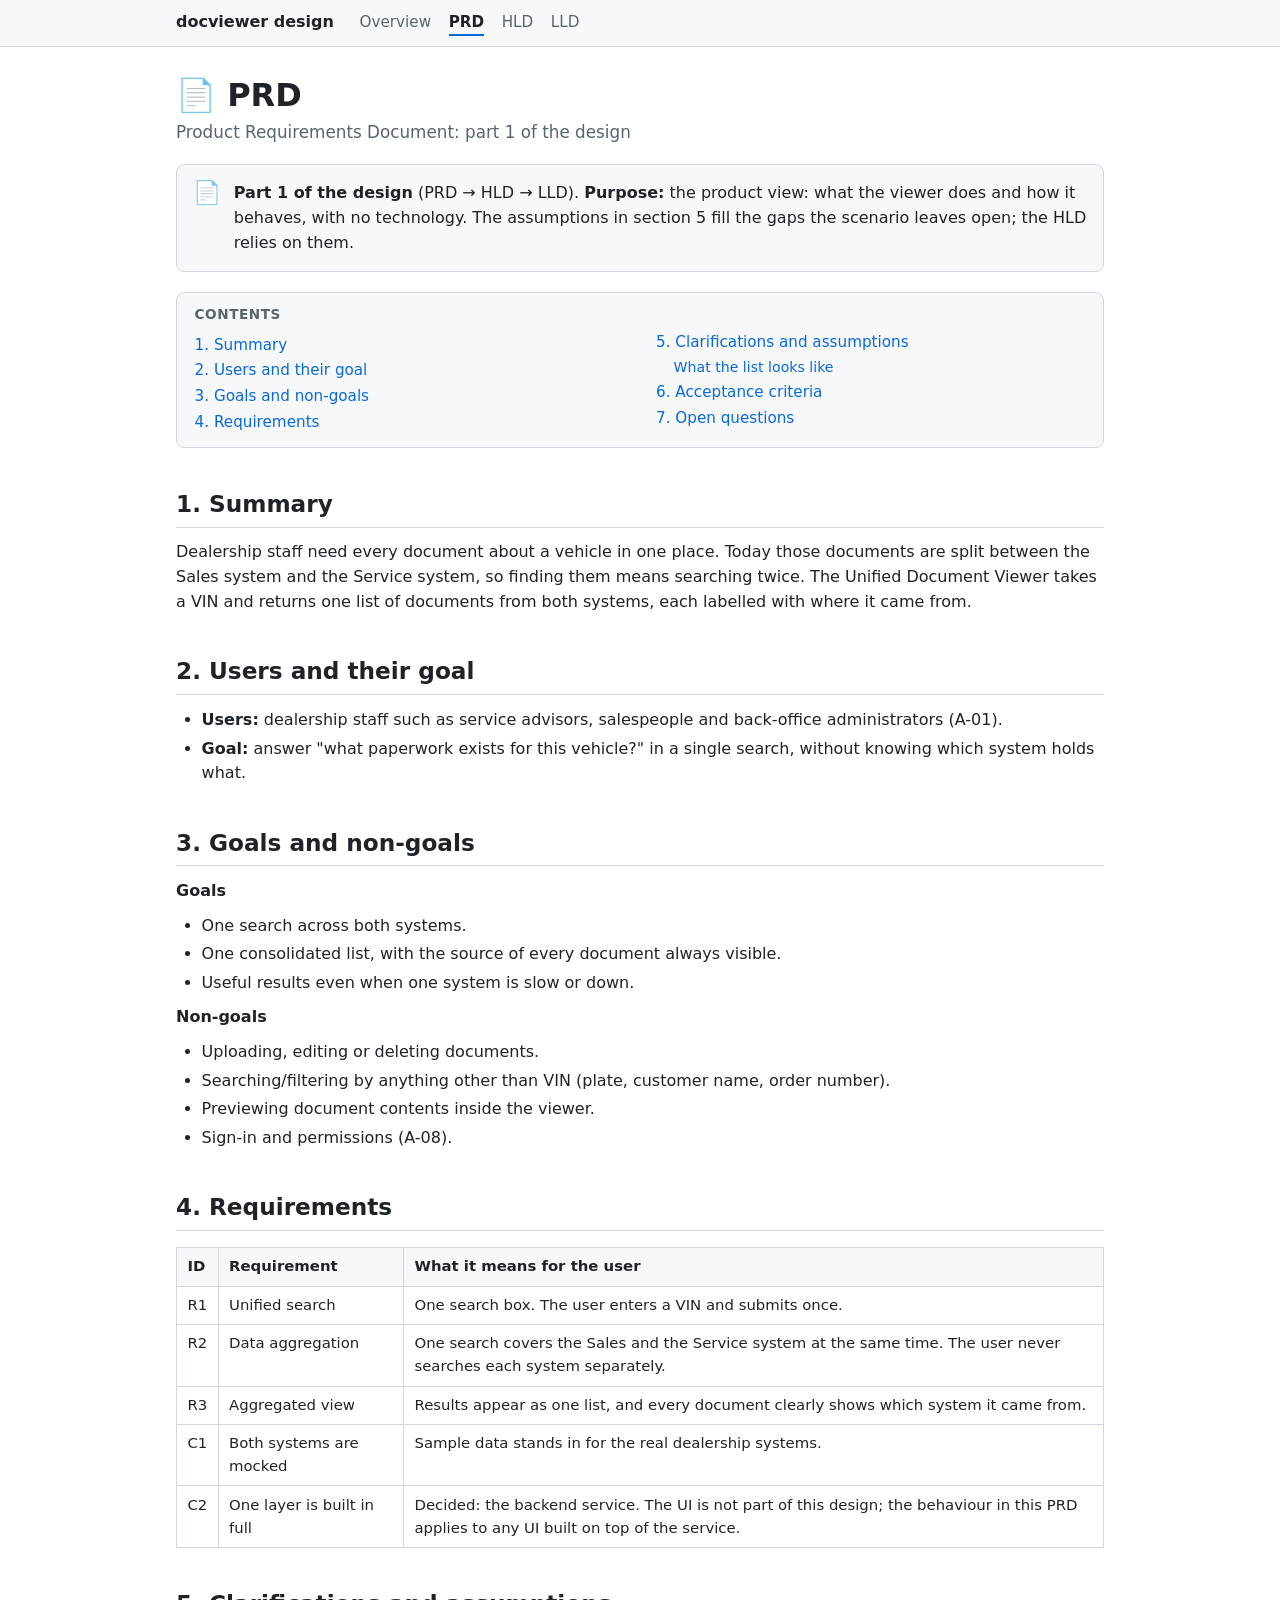
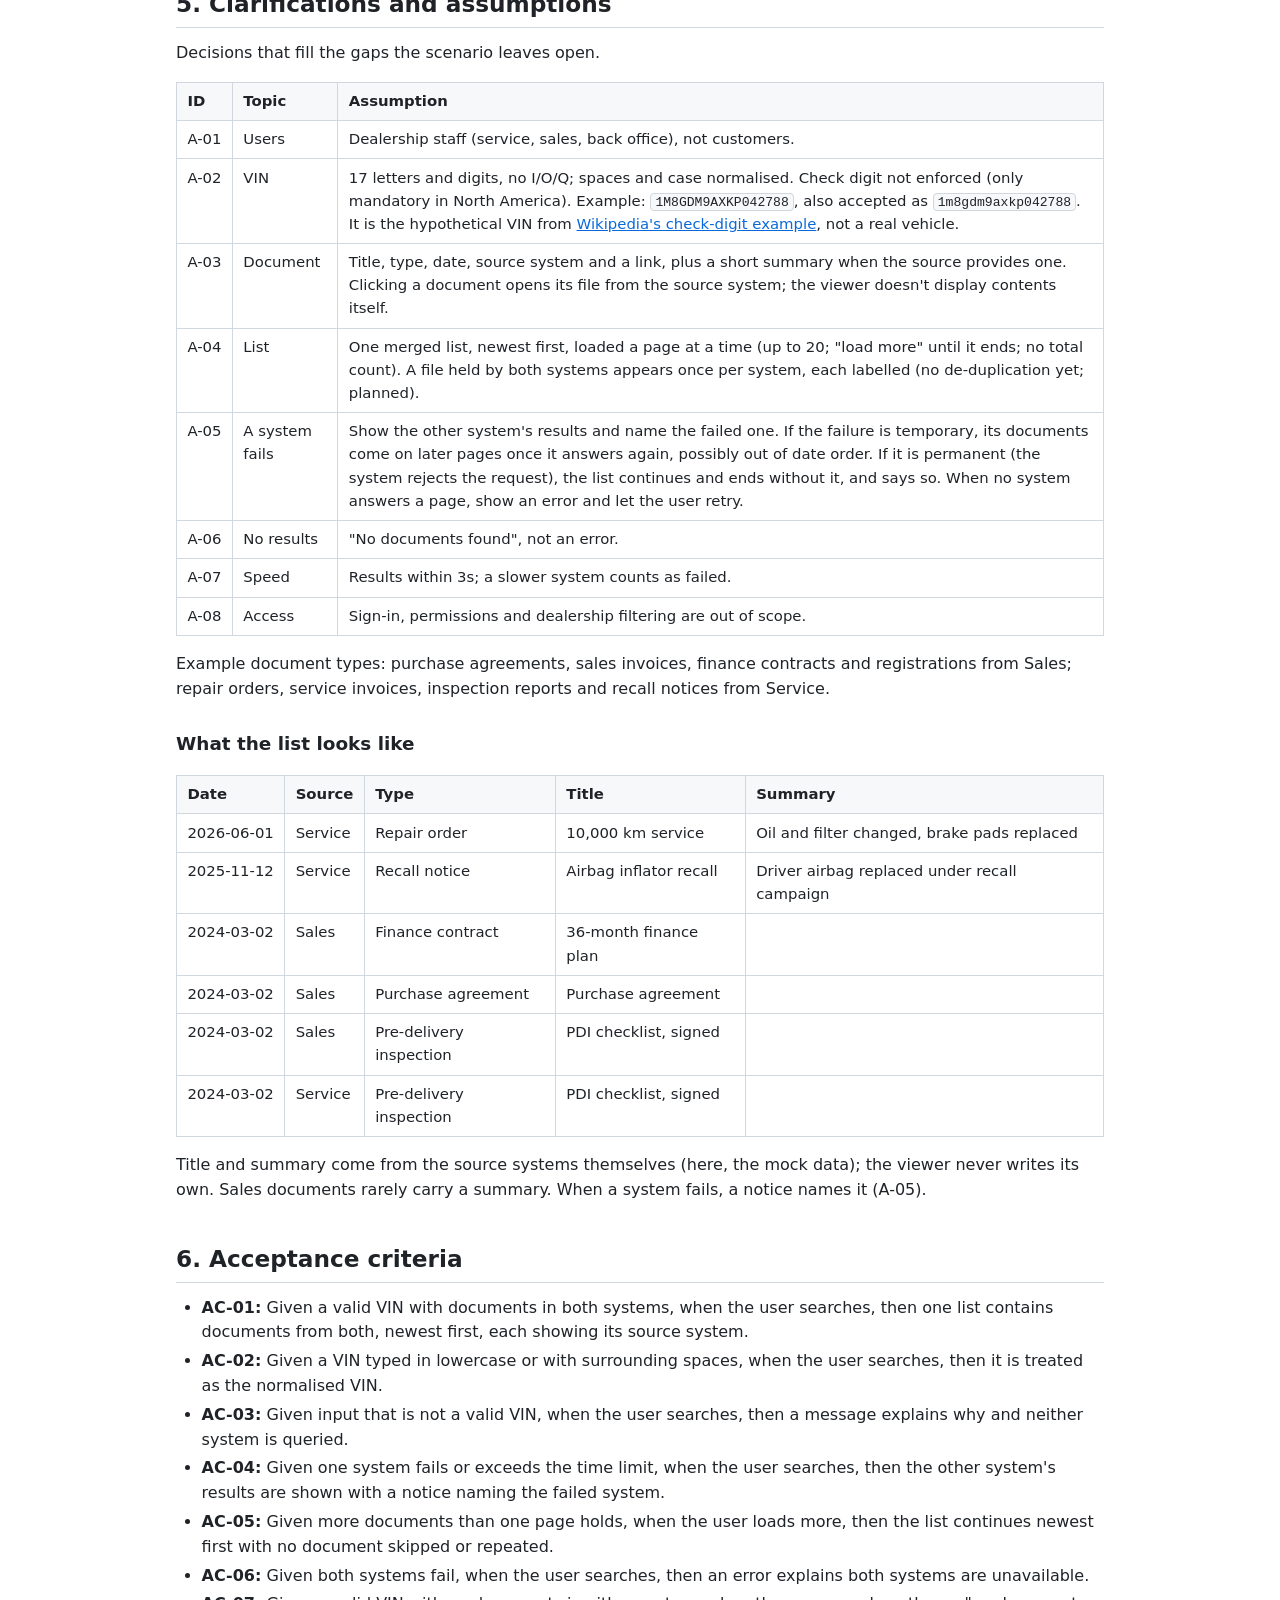
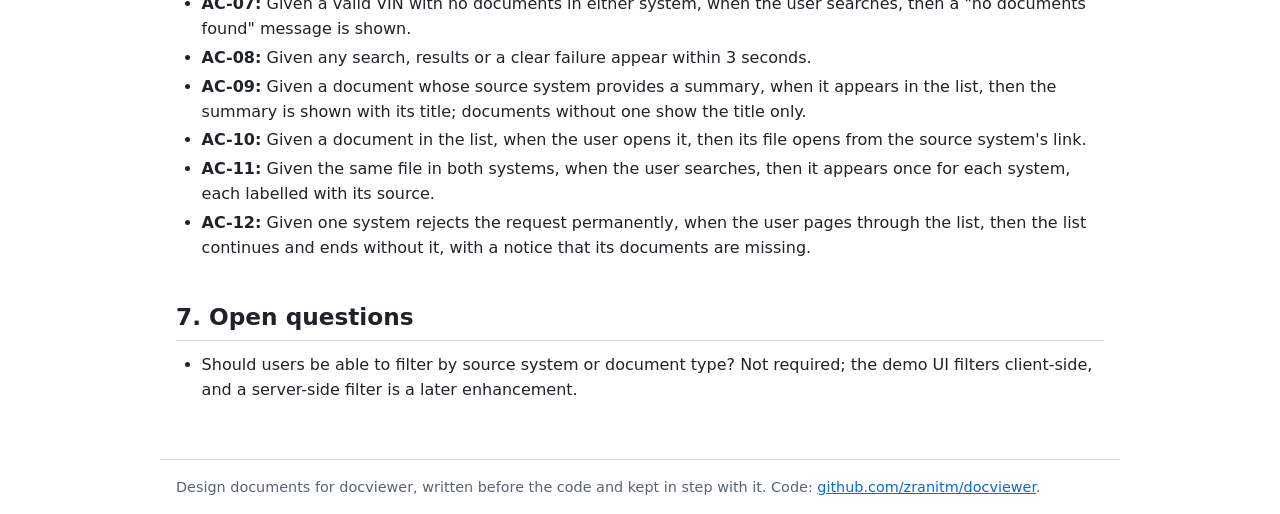
<file: docs/prd.html>
<!doctype html>
<html lang="en">
<head>
<meta charset="utf-8">
<meta name="viewport" content="width=device-width, initial-scale=1">
<title>PRD (Product Requirements Document) · docviewer design</title>
<meta name="description" content="Design documents for docviewer, a Go practice project (resilient read-side aggregator): PRD.">
<style>
:root{--fg:#1f2328;--muted:#59636e;--bg:#fff;--line:#d0d7de;--soft:#f6f8fa;--accent:#0969da}
*{box-sizing:border-box}
body{margin:0;font:16px/1.55 system-ui,-apple-system,"Segoe UI",Roboto,Helvetica,Arial,sans-serif;color:var(--fg);background:var(--bg)}
a{color:var(--accent)}
header.site{border-bottom:1px solid var(--line);background:var(--soft)}
header.site .in{max-width:60rem;margin:0 auto;padding:.6rem 1rem;display:flex;gap:.25rem 1.1rem;flex-wrap:wrap;align-items:baseline}
header.site .brand{font-weight:700;color:var(--fg);text-decoration:none;margin-right:.5rem}
header.site nav{display:flex;gap:.25rem 1.1rem;flex-wrap:wrap}
header.site nav a{color:var(--muted);text-decoration:none;font-size:.95rem}
header.site nav a.current{color:var(--fg);font-weight:600;border-bottom:2px solid var(--accent)}
header.site nav a:hover{color:var(--fg)}
main{max-width:60rem;margin:0 auto;padding:1rem 1rem 3rem}
h1{font-size:2rem;line-height:1.2;margin:.8rem 0 .3rem}
p.subtitle{color:var(--muted);margin:0 0 1.2rem;font-size:1.05rem}
h2{font-size:1.45rem;margin:2.4rem 0 .8rem;padding-bottom:.3rem;border-bottom:1px solid var(--line)}
h3{font-size:1.15rem;margin:1.8rem 0 .6rem}
h4{font-size:1rem;margin:1.4rem 0 .5rem}
p{margin:.6rem 0}
.callout{display:flex;gap:.8rem;background:var(--soft);border:1px solid var(--line);border-radius:8px;padding:.8rem 1rem;margin:1rem 0}
.callout .icon{font-size:1.4rem;line-height:1.3}
.callout p{margin:.2rem 0}
.tablewrap{overflow-x:auto;margin:1rem 0}
table{border-collapse:collapse;width:100%;font-size:.93rem}
th,td{border:1px solid var(--line);padding:.45rem .65rem;vertical-align:top;text-align:left}
th{background:var(--soft);font-weight:600}
code{font-family:ui-monospace,SFMono-Regular,Menlo,Consolas,"Liberation Mono",monospace;font-size:.88em;background:var(--soft);border:1px solid var(--line);padding:.05em .3em;border-radius:4px}
pre{background:var(--soft);border:1px solid var(--line);border-radius:8px;padding:.8rem 1rem;overflow:auto;font-size:.84rem;line-height:1.45;margin:1rem 0}
pre code{background:none;border:0;padding:0;font-size:inherit}
figure.diagram{margin:1.2rem 0;text-align:center;overflow-x:auto}
figure.diagram .diagram-in{display:inline-block;max-width:100%}
figure.diagram svg{max-width:100%;height:auto}
td.nw,th.nw{white-space:nowrap}
nav.toc{background:var(--soft);border:1px solid var(--line);border-radius:8px;padding:.7rem 1.1rem;margin:1.2rem 0;columns:2;column-gap:2rem;font-size:.95rem}
nav.toc .toc-title{column-span:all;font-weight:600;margin:0 0 .4rem;color:var(--muted);font-size:.85rem;text-transform:uppercase;letter-spacing:.04em}
nav.toc ol{margin:0;padding:0;list-style:none}
nav.toc ol ol{padding-left:1.1rem;margin:.1rem 0;font-size:.93em}
nav.toc li{margin:.15rem 0}
nav.toc>ol>li{break-inside:avoid}
nav.toc a{text-decoration:none}
nav.toc a:hover{text-decoration:underline}
ul,ol{padding-left:1.6rem;margin:.5rem 0}
li{margin:.25rem 0}
li p{margin:.3rem 0}
ul.tasks{list-style:none;padding-left:.4rem}
blockquote{margin:1rem 0;padding:.2rem 1rem;border-left:4px solid var(--line);color:var(--muted)}
time{white-space:nowrap}
footer{max-width:60rem;margin:0 auto;padding:1rem;color:var(--muted);font-size:.9rem;border-top:1px solid var(--line)}
@media (max-width:640px){nav.toc{columns:1}h1{font-size:1.6rem}}
</style>
</head>
<body>
<header class="site"><div class="in"><a class="brand" href="index.html">docviewer design</a><nav aria-label="Documents"><a href="index.html">Overview</a><a href="prd.html" class="current" aria-current="page">PRD</a><a href="hld.html">HLD</a><a href="lld.html">LLD</a></nav></div></header>
<main>
<h1><span aria-hidden="true">📄</span> PRD</h1>
<p class="subtitle">Product Requirements Document: part 1 of the design</p>
<aside class="callout"><span class="icon" aria-hidden="true">📄</span><div><p><strong>Part 1 of the design</strong> (PRD → HLD → LLD). <strong>Purpose:</strong> the product view: what the viewer does and how it behaves, with no technology. The assumptions in section 5 fill the gaps the scenario leaves open; the HLD relies on them.</p></div></aside>
<nav class="toc" aria-label="Contents"><div class="toc-title">Contents</div><ol><li><a href="#1-summary">1. Summary</a></li><li><a href="#2-users-and-their-goal">2. Users and their goal</a></li><li><a href="#3-goals-and-non-goals">3. Goals and non-goals</a></li><li><a href="#4-requirements">4. Requirements</a></li><li><a href="#5-clarifications-and-assumptions">5. Clarifications and assumptions</a><ol><li><a href="#what-the-list-looks-like">What the list looks like</a></li></ol></li><li><a href="#6-acceptance-criteria">6. Acceptance criteria</a></li><li><a href="#7-open-questions">7. Open questions</a></li></ol></nav>
<h2 id="1-summary">1. Summary</h2>
<p>Dealership staff need every document about a vehicle in one place. Today those documents are split between the Sales system and the Service system, so finding them means searching twice. The Unified Document Viewer takes a VIN and returns one list of documents from both systems, each labelled with where it came from.</p>
<h2 id="2-users-and-their-goal">2. Users and their goal</h2>
<ul><li><strong>Users:</strong> dealership staff such as service advisors, salespeople and back-office administrators (A-01).</li>
<li><strong>Goal:</strong> answer &quot;what paperwork exists for this vehicle?&quot; in a single search, without knowing which system holds what.</li></ul>
<h2 id="3-goals-and-non-goals">3. Goals and non-goals</h2>
<p><strong>Goals</strong></p>
<ul><li>One search across both systems.</li>
<li>One consolidated list, with the source of every document always visible.</li>
<li>Useful results even when one system is slow or down.</li></ul>
<p><strong>Non-goals</strong></p>
<ul><li>Uploading, editing or deleting documents.</li>
<li>Searching/filtering by anything other than VIN (plate, customer name, order number).</li>
<li>Previewing document contents inside the viewer.</li>
<li>Sign-in and permissions (A-08).</li></ul>
<h2 id="4-requirements">4. Requirements</h2>
<div class="tablewrap"><table><tr><th class="nw">ID</th><th class="nw">Requirement</th><th>What it means for the user</th></tr>
<tr><td class="nw">R1</td><td>Unified search</td><td>One search box. The user enters a VIN and submits once.</td></tr>
<tr><td class="nw">R2</td><td>Data aggregation</td><td>One search covers the Sales and the Service system at the same time. The user never searches each system separately.</td></tr>
<tr><td class="nw">R3</td><td>Aggregated view</td><td>Results appear as one list, and every document clearly shows which system it came from.</td></tr>
<tr><td class="nw">C1</td><td>Both systems are mocked</td><td>Sample data stands in for the real dealership systems.</td></tr>
<tr><td class="nw">C2</td><td>One layer is built in full</td><td>Decided: the backend service. The UI is not part of this design; the behaviour in this PRD applies to any UI built on top of the service.</td></tr></table></div>
<h2 id="5-clarifications-and-assumptions">5. Clarifications and assumptions</h2>
<p>Decisions that fill the gaps the scenario leaves open.</p>
<div class="tablewrap"><table><tr><th class="nw">ID</th><th class="nw">Topic</th><th class="nw">Assumption</th></tr>
<tr><td class="nw">A-01</td><td class="nw">Users</td><td>Dealership staff (service, sales, back office), not customers.</td></tr>
<tr><td class="nw">A-02</td><td class="nw">VIN</td><td>17 letters and digits, no I/O/Q; spaces and case normalised. Check digit not enforced (only mandatory in North America). Example: <code>1M8GDM9AXKP042788</code>, also accepted as <code>1m8gdm9axkp042788</code>. It is the hypothetical VIN from <a href="https://en.wikipedia.org/wiki/Vehicle_identification_number#Check-digit_calculation">Wikipedia's check-digit example</a>, not a real vehicle.</td></tr>
<tr><td class="nw">A-03</td><td class="nw">Document</td><td>Title, type, date, source system and a link, plus a short summary when the source provides one. Clicking a document opens its file from the source system; the viewer doesn't display contents itself.</td></tr>
<tr><td class="nw">A-04</td><td class="nw">List</td><td>One merged list, newest first, loaded a page at a time (up to 20; &quot;load more&quot; until it ends; no total count). A file held by both systems appears once per system, each labelled (no de-duplication yet; planned).</td></tr>
<tr><td class="nw">A-05</td><td>A system fails</td><td>Show the other system's results and name the failed one. If the failure is temporary, its documents come on later pages once it answers again, possibly out of date order. If it is permanent (the system rejects the request), the list continues and ends without it, and says so. When no system answers a page, show an error and let the user retry.</td></tr>
<tr><td class="nw">A-06</td><td>No results</td><td>&quot;No documents found&quot;, not an error.</td></tr>
<tr><td class="nw">A-07</td><td class="nw">Speed</td><td>Results within 3s; a slower system counts as failed.</td></tr>
<tr><td class="nw">A-08</td><td class="nw">Access</td><td>Sign-in, permissions and dealership filtering are out of scope.</td></tr></table></div>
<p>Example document types: purchase agreements, sales invoices, finance contracts and registrations from Sales; repair orders, service invoices, inspection reports and recall notices from Service.</p>
<h3 id="what-the-list-looks-like">What the list looks like</h3>
<div class="tablewrap"><table><tr><th class="nw">Date</th><th class="nw">Source</th><th class="nw">Type</th><th class="nw">Title</th><th class="nw">Summary</th></tr>
<tr><td class="nw">2026-06-01</td><td class="nw">Service</td><td>Repair order</td><td>10,000 km service</td><td>Oil and filter changed, brake pads replaced</td></tr>
<tr><td class="nw">2025-11-12</td><td class="nw">Service</td><td>Recall notice</td><td>Airbag inflator recall</td><td>Driver airbag replaced under recall campaign</td></tr>
<tr><td class="nw">2024-03-02</td><td class="nw">Sales</td><td>Finance contract</td><td>36-month finance plan</td><td class="nw"></td></tr>
<tr><td class="nw">2024-03-02</td><td class="nw">Sales</td><td>Purchase agreement</td><td>Purchase agreement</td><td class="nw"></td></tr>
<tr><td class="nw">2024-03-02</td><td class="nw">Sales</td><td>Pre-delivery inspection</td><td>PDI checklist, signed</td><td class="nw"></td></tr>
<tr><td class="nw">2024-03-02</td><td class="nw">Service</td><td>Pre-delivery inspection</td><td>PDI checklist, signed</td><td class="nw"></td></tr></table></div>
<p>Title and summary come from the source systems themselves (here, the mock data); the viewer never writes its own. Sales documents rarely carry a summary. When a system fails, a notice names it (A-05).</p>
<h2 id="6-acceptance-criteria">6. Acceptance criteria</h2>
<ul><li><strong>AC-01:</strong> Given a valid VIN with documents in both systems, when the user searches, then one list contains documents from both, newest first, each showing its source system.</li>
<li><strong>AC-02:</strong> Given a VIN typed in lowercase or with surrounding spaces, when the user searches, then it is treated as the normalised VIN.</li>
<li><strong>AC-03:</strong> Given input that is not a valid VIN, when the user searches, then a message explains why and neither system is queried.</li>
<li><strong>AC-04:</strong> Given one system fails or exceeds the time limit, when the user searches, then the other system's results are shown with a notice naming the failed system.</li>
<li><strong>AC-05:</strong> Given more documents than one page holds, when the user loads more, then the list continues newest first with no document skipped or repeated.</li>
<li><strong>AC-06:</strong> Given both systems fail, when the user searches, then an error explains both systems are unavailable.</li>
<li><strong>AC-07:</strong> Given a valid VIN with no documents in either system, when the user searches, then a &quot;no documents found&quot; message is shown.</li>
<li><strong>AC-08:</strong> Given any search, results or a clear failure appear within 3 seconds.</li>
<li><strong>AC-09:</strong> Given a document whose source system provides a summary, when it appears in the list, then the summary is shown with its title; documents without one show the title only.</li>
<li><strong>AC-10:</strong> Given a document in the list, when the user opens it, then its file opens from the source system's link.</li>
<li><strong>AC-11:</strong> Given the same file in both systems, when the user searches, then it appears once for each system, each labelled with its source.</li>
<li><strong>AC-12:</strong> Given one system rejects the request permanently, when the user pages through the list, then the list continues and ends without it, with a notice that its documents are missing.</li></ul>
<h2 id="7-open-questions">7. Open questions</h2>
<ul><li>Should users be able to filter by source system or document type? Not required; the demo UI filters client-side, and a server-side filter is a later enhancement.</li></ul>
</main>
<footer>Design documents for docviewer, written before the code and kept in step with it. Code: <a href="https://github.com/zranitm/docviewer">github.com/zranitm/docviewer</a>.</footer>
</body>
</html>
</file>
<file: web/styles.css>
/* Demo UI for the docviewer API. Design tokens first; light is the default,
   dark follows the system unless the toggle pins one. */
:root {
  --bg: #f4f6f9; --card: #ffffff; --ink: #1b1f27; --muted: #5f6774; --line: #e2e6ec; --soft: #eef1f6;
  --accent: #2457d6; --accent-ink: #ffffff; --accent-soft: #e6eefc;
  --ok: #1a7f4b; --ok-soft: #e3f5ea; --warn: #9a5b00; --warn-soft: #fff4dd; --bad: #b3261e; --bad-soft: #fdecea;
  --sales: #1c3f99; --sales-soft: #e6eefc; --service: #145c38; --service-soft: #e4f5ec;
  --shadow: 0 1px 2px rgba(16, 24, 40, .06), 0 4px 16px rgba(16, 24, 40, .06);
  --radius: 12px;
}
:root[data-theme="dark"] {
  --bg: #0f1218; --card: #171b23; --ink: #e8ebf0; --muted: #9aa3b2; --line: #2a303b; --soft: #1f2530;
  --accent: #6d9bff; --accent-ink: #0b1020; --accent-soft: #1b2a4d;
  --ok: #4cc38a; --ok-soft: #12301f; --warn: #f0b24a; --warn-soft: #3a2a0c; --bad: #ff7b72; --bad-soft: #3b1512;
  --sales: #9db7ff; --sales-soft: #1b2a4d; --service: #7fd3a6; --service-soft: #11301f;
  --shadow: 0 1px 2px rgba(0, 0, 0, .4), 0 6px 20px rgba(0, 0, 0, .35);
}
@media (prefers-color-scheme: dark) {
  :root:not([data-theme="light"]) {
    --bg: #0f1218; --card: #171b23; --ink: #e8ebf0; --muted: #9aa3b2; --line: #2a303b; --soft: #1f2530;
    --accent: #6d9bff; --accent-ink: #0b1020; --accent-soft: #1b2a4d;
    --ok: #4cc38a; --ok-soft: #12301f; --warn: #f0b24a; --warn-soft: #3a2a0c; --bad: #ff7b72; --bad-soft: #3b1512;
    --sales: #9db7ff; --sales-soft: #1b2a4d; --service: #7fd3a6; --service-soft: #11301f;
    --shadow: 0 1px 2px rgba(0, 0, 0, .4), 0 6px 20px rgba(0, 0, 0, .35);
  }
}

* { box-sizing: border-box }
html { scroll-behavior: smooth }
body { margin: 0; font: 15px/1.5 system-ui, -apple-system, "Segoe UI", Roboto, Helvetica, Arial, sans-serif; background: var(--bg); color: var(--ink) }
a { color: var(--accent) }
code, kbd { font-family: ui-monospace, SFMono-Regular, Menlo, Consolas, monospace; font-size: .9em }
.wrap { max-width: 1040px; margin: 0 auto; padding: 0 16px }
.sr-only { position: absolute; width: 1px; height: 1px; overflow: hidden; clip: rect(0 0 0 0); white-space: nowrap }
.muted { color: var(--muted); font-weight: 400 }
button { font: inherit; cursor: pointer; border: 1px solid transparent; border-radius: 10px; padding: 9px 14px; background: var(--soft); color: var(--ink); transition: background .15s, border-color .15s, transform .05s }
button:hover { border-color: var(--line) }
button:active { transform: translateY(1px) }
button:disabled { opacity: .55; cursor: default; transform: none }
button.primary { background: var(--accent); color: var(--accent-ink); font-weight: 600 }
button.primary:hover { filter: brightness(1.05) }
button.secondary { background: var(--card); border-color: var(--line) }
.icon-btn { padding: 6px 10px; font-size: 16px; line-height: 1; background: transparent; border-color: var(--line) }
.card { background: var(--card); border: 1px solid var(--line); border-radius: var(--radius); box-shadow: var(--shadow) }

/* Header */
header.site { position: sticky; top: 0; z-index: 5; background: color-mix(in srgb, var(--card) 88%, transparent); backdrop-filter: blur(8px); border-bottom: 1px solid var(--line) }
.bar { display: flex; align-items: center; justify-content: space-between; gap: 12px; min-height: 56px }
.brand { color: var(--ink); text-decoration: none; font-weight: 700; display: inline-flex; align-items: center; gap: 8px; letter-spacing: -.01em }
.logo { display: inline-grid; place-items: center; width: 26px; height: 26px; border-radius: 8px; background: var(--accent); color: var(--accent-ink); font-size: 14px }
.bar-right { display: flex; align-items: center; gap: 10px }
.endpoint { color: var(--muted); font-size: 12px }
.endpoint code { background: var(--soft); padding: 2px 6px; border-radius: 6px }
@media (max-width: 640px) { .endpoint { display: none } }

/* Search */
.hero { margin: 20px 0 16px; padding: 18px }
.search { display: flex; gap: 10px; flex-wrap: wrap; align-items: stretch }
.field { flex: 1 1 340px; display: flex; align-items: center; gap: 8px; background: var(--bg); border: 1px solid var(--line); border-radius: 10px; padding: 0 10px; transition: border-color .15s, box-shadow .15s }
.field:focus-within { border-color: var(--accent); box-shadow: 0 0 0 3px var(--accent-soft) }
.field-icon { color: var(--muted); font-size: 18px }
.field input { flex: 1; min-width: 0; font: inherit; font-size: 17px; letter-spacing: .06em; text-transform: uppercase; padding: 11px 0; border: 0; background: transparent; color: var(--ink); outline: none }
.field input::placeholder { text-transform: none; letter-spacing: 0; font-size: 15px }
.kbd { color: var(--muted); border: 1px solid var(--line); border-radius: 6px; padding: 1px 6px; font-size: 12px }
.limit { display: flex; align-items: center; gap: 8px; color: var(--muted); font-size: 13px }
.limit select { font: inherit; padding: 9px 10px; border-radius: 10px; border: 1px solid var(--line); background: var(--card); color: var(--ink) }
.hint { margin: 10px 2px 0; min-height: 1.3em; font-size: 13px; color: var(--muted) }
.hint.bad { color: var(--bad) }
.chips { display: flex; flex-wrap: wrap; gap: 8px; margin-top: 12px }
.chip { display: inline-flex; flex-direction: column; gap: 1px; padding: 6px 10px; border: 1px solid var(--line); border-radius: 10px; background: var(--card); cursor: pointer; text-align: left; line-height: 1.25 }
.chip:hover { border-color: var(--accent); background: var(--accent-soft) }
.chip code { font-size: 12px }
.chip small { color: var(--muted); font-size: 11px }

/* Notices */
.notice-slot:empty { display: none }
.notice { display: flex; gap: 10px; align-items: flex-start; margin: 0 0 14px; padding: 12px 14px; border-radius: var(--radius); border: 1px solid var(--line); background: var(--card) }
.notice .n-icon { font-size: 18px; line-height: 1.2 }
.notice .n-body { flex: 1 }
.notice .n-title { font-weight: 600 }
.notice .n-meta { color: var(--muted); font-size: 13px; margin-top: 4px; display: flex; gap: 10px; flex-wrap: wrap; align-items: center }
.notice.bad { border-color: color-mix(in srgb, var(--bad) 35%, var(--line)); background: var(--bad-soft) }
.notice.warn { border-color: color-mix(in srgb, var(--warn) 35%, var(--line)); background: var(--warn-soft) }
.notice.info { background: var(--accent-soft) }
.linkish { background: none; border: 0; padding: 0; color: var(--accent); cursor: pointer; font: inherit; font-size: 13px }
.linkish:hover { text-decoration: underline }

/* Status */
.status { margin: 0 0 14px }
.status-grid { display: grid; grid-template-columns: repeat(auto-fit, minmax(220px, 1fr)); gap: 10px }
.src-card { display: flex; align-items: center; gap: 12px; padding: 12px 14px; background: var(--card); border: 1px solid var(--line); border-radius: var(--radius) }
.src-card .dot { width: 10px; height: 10px; border-radius: 50%; background: var(--muted); flex: none; box-shadow: 0 0 0 4px color-mix(in srgb, currentColor 15%, transparent) }
.src-card.ok .dot, .src-card.done .dot { background: var(--ok); color: var(--ok) }
.src-card.timeout .dot, .src-card.error .dot { background: var(--warn); color: var(--warn) }
.src-card.unavailable .dot { background: var(--bad); color: var(--bad) }
.src-card .src-name { font-weight: 600; text-transform: capitalize }
.src-card .src-word { color: var(--muted); font-size: 13px }
.src-card .src-count { margin-left: auto; font-variant-numeric: tabular-nums; color: var(--muted); font-size: 13px; white-space: nowrap }
.status-foot { display: flex; justify-content: space-between; gap: 12px; flex-wrap: wrap; color: var(--muted); font-size: 13px; margin-top: 8px; padding: 0 2px }
.trace { display: inline-flex; align-items: center; gap: 8px }
.trace code { background: var(--soft); padding: 1px 6px; border-radius: 6px }

/* Filters */
.filters { display: flex; flex-wrap: wrap; gap: 8px 14px; align-items: center; margin: 0 0 12px; padding: 10px 12px; background: var(--card); border: 1px solid var(--line); border-radius: var(--radius) }
.filter-group { display: flex; flex-wrap: wrap; gap: 6px }
.toggle { display: inline-flex; align-items: center; gap: 6px; font-size: 13px; padding: 4px 10px; border-radius: 999px; border: 1px solid var(--line); background: var(--card); cursor: pointer; user-select: none }
.toggle input { display: none }
.toggle .n { color: var(--muted); font-variant-numeric: tabular-nums }
.toggle:has(input:checked) { background: var(--accent-soft); border-color: color-mix(in srgb, var(--accent) 45%, var(--line)) }
.toggle:has(input:not(:checked)) { opacity: .6; text-decoration: line-through }
.filter-text { margin-left: auto; flex: 1 1 200px; max-width: 320px }
.filter-text input { width: 100%; font: inherit; padding: 7px 10px; border-radius: 10px; border: 1px solid var(--line); background: var(--bg); color: var(--ink) }

/* Results */
.results { display: flex; flex-direction: column; gap: 14px }
.group { background: var(--card); border: 1px solid var(--line); border-radius: var(--radius); overflow: hidden }
.group-head { display: flex; justify-content: space-between; align-items: baseline; padding: 10px 14px; background: var(--soft); border-bottom: 1px solid var(--line); font-weight: 600 }
.group-head .n { color: var(--muted); font-weight: 400; font-size: 13px }
.row { display: grid; grid-template-columns: 110px 1fr auto; gap: 6px 14px; padding: 12px 14px; border-top: 1px solid var(--line); align-items: start; animation: rise .25s ease both }
.row:first-of-type { border-top: 0 }
.row:hover { background: color-mix(in srgb, var(--soft) 55%, transparent) }
.row .date { color: var(--muted); font-size: 13px; font-variant-numeric: tabular-nums; white-space: nowrap; padding-top: 2px }
.row .date small { display: block; opacity: .8 }
.row .title { font-weight: 600 }
.row .summary { color: var(--muted); font-size: 13.5px; margin-top: 2px }
.row .badges { display: flex; gap: 6px; flex-wrap: wrap; margin-top: 6px }
.row .open { white-space: nowrap; font-size: 14px; padding-top: 2px }
.badge { display: inline-block; font-size: 11.5px; font-weight: 600; letter-spacing: .02em; padding: 2px 8px; border-radius: 999px; background: var(--soft); color: var(--muted) }
.badge.sales { background: var(--sales-soft); color: var(--sales) }
.badge.service { background: var(--service-soft); color: var(--service) }
.badge.t0 { background: #e7f0ff; color: #1d4ed8 } .badge.t1 { background: #ede9fe; color: #6d28d9 } .badge.t2 { background: #ffedd5; color: #c2410c }
.badge.t3 { background: #fce7f3; color: #be185d } .badge.t4 { background: #ecfccb; color: #4d7c0f } .badge.t5 { background: #cffafe; color: #0e7490 }
.badge.t6 { background: #fef3c7; color: #b45309 } .badge.t7 { background: #e0f2fe; color: #0369a1 } .badge.t8 { background: #fee2e2; color: #b91c1c }
:root[data-theme="dark"] .badge[class*=" t"], :root:not([data-theme="light"]) .badge[class*=" t"] { filter: saturate(.9) brightness(.92) }
.empty { text-align: center; color: var(--muted); padding: 40px 16px; background: var(--card); border: 1px dashed var(--line); border-radius: var(--radius) }
.empty strong { color: var(--ink) }
@keyframes rise { from { opacity: 0; transform: translateY(4px) } to { opacity: 1; transform: none } }
@media (max-width: 640px) {
  .row { grid-template-columns: 1fr auto }
  .row .date { grid-column: 1 / -1; order: -1; padding: 0 }
}

/* Skeleton */
.skeleton .row { animation: none }
.sk { display: block; height: 12px; border-radius: 6px; background: linear-gradient(90deg, var(--soft) 25%, var(--line) 37%, var(--soft) 63%); background-size: 400% 100%; animation: shimmer 1.2s infinite }
@keyframes shimmer { 0% { background-position: 100% 0 } 100% { background-position: 0 0 } }

/* Load more */
.more { display: flex; flex-direction: column; align-items: center; gap: 10px; margin: 18px 0 26px }
.auto { color: var(--muted); font-size: 13px; display: inline-flex; gap: 6px; align-items: center }
#sentinel { height: 1px; width: 100% }

/* Panels */
.panel { margin: 0 0 12px; background: var(--card); border: 1px solid var(--line); border-radius: var(--radius) }
.panel summary { cursor: pointer; padding: 12px 14px; font-weight: 600; list-style: none; display: flex; gap: 8px; align-items: baseline }
.panel summary::-webkit-details-marker { display: none }
.panel summary::before { content: "▸"; color: var(--muted); font-size: 12px; transition: transform .15s }
.panel[open] summary::before { transform: rotate(90deg) }
.panel-body { padding: 0 14px 14px; border-top: 1px solid var(--line) }
.panel-body > p { margin: 12px 0 }
.panel-actions { display: flex; gap: 8px; flex-wrap: wrap; margin-top: 12px }
.mocks { display: grid; grid-template-columns: repeat(auto-fit, minmax(280px, 1fr)); gap: 12px }
.mock { border: 1px solid var(--line); border-radius: 10px; padding: 12px }
.mock-head { display: flex; justify-content: space-between; align-items: baseline; gap: 8px; margin-bottom: 8px }
.mock-head strong { text-transform: capitalize }
.mock-head .cur { font-size: 12px; color: var(--muted) }
.mock-head .cur.active { color: var(--warn); font-weight: 600 }
.presets { display: flex; flex-wrap: wrap; gap: 6px }
.presets button { padding: 6px 10px; font-size: 13px; border-color: var(--line); background: var(--card) }
.presets button.on { background: var(--accent); color: var(--accent-ink); border-color: transparent }
.mock .err { color: var(--bad); font-size: 12px; margin-top: 8px }
.tablewrap { overflow-x: auto; margin-top: 10px }
table.log { width: 100%; border-collapse: collapse; font-size: 13px }
table.log th, table.log td { text-align: left; padding: 7px 8px; border-bottom: 1px solid var(--line); vertical-align: top; white-space: nowrap }
table.log th { color: var(--muted); font-weight: 600; font-size: 12px }
table.log td.req { white-space: normal; word-break: break-all; color: var(--muted) }
table.log .st { font-weight: 600 } .st.s2 { color: var(--ok) } .st.s4 { color: var(--warn) } .st.s5 { color: var(--bad) } .st.s0 { color: var(--bad) }

/* Footer, toast */
.foot { color: var(--muted); font-size: 13px; padding: 10px 16px 30px }
.toast { position: fixed; left: 50%; bottom: 22px; transform: translate(-50%, 20px); opacity: 0; background: var(--ink); color: var(--bg); padding: 8px 14px; border-radius: 10px; font-size: 13px; pointer-events: none; transition: opacity .2s, transform .2s }
.toast.show { opacity: 1; transform: translate(-50%, 0) }
@media (prefers-reduced-motion: reduce) { * { animation: none !important; transition: none !important } html { scroll-behavior: auto } }
</file>
